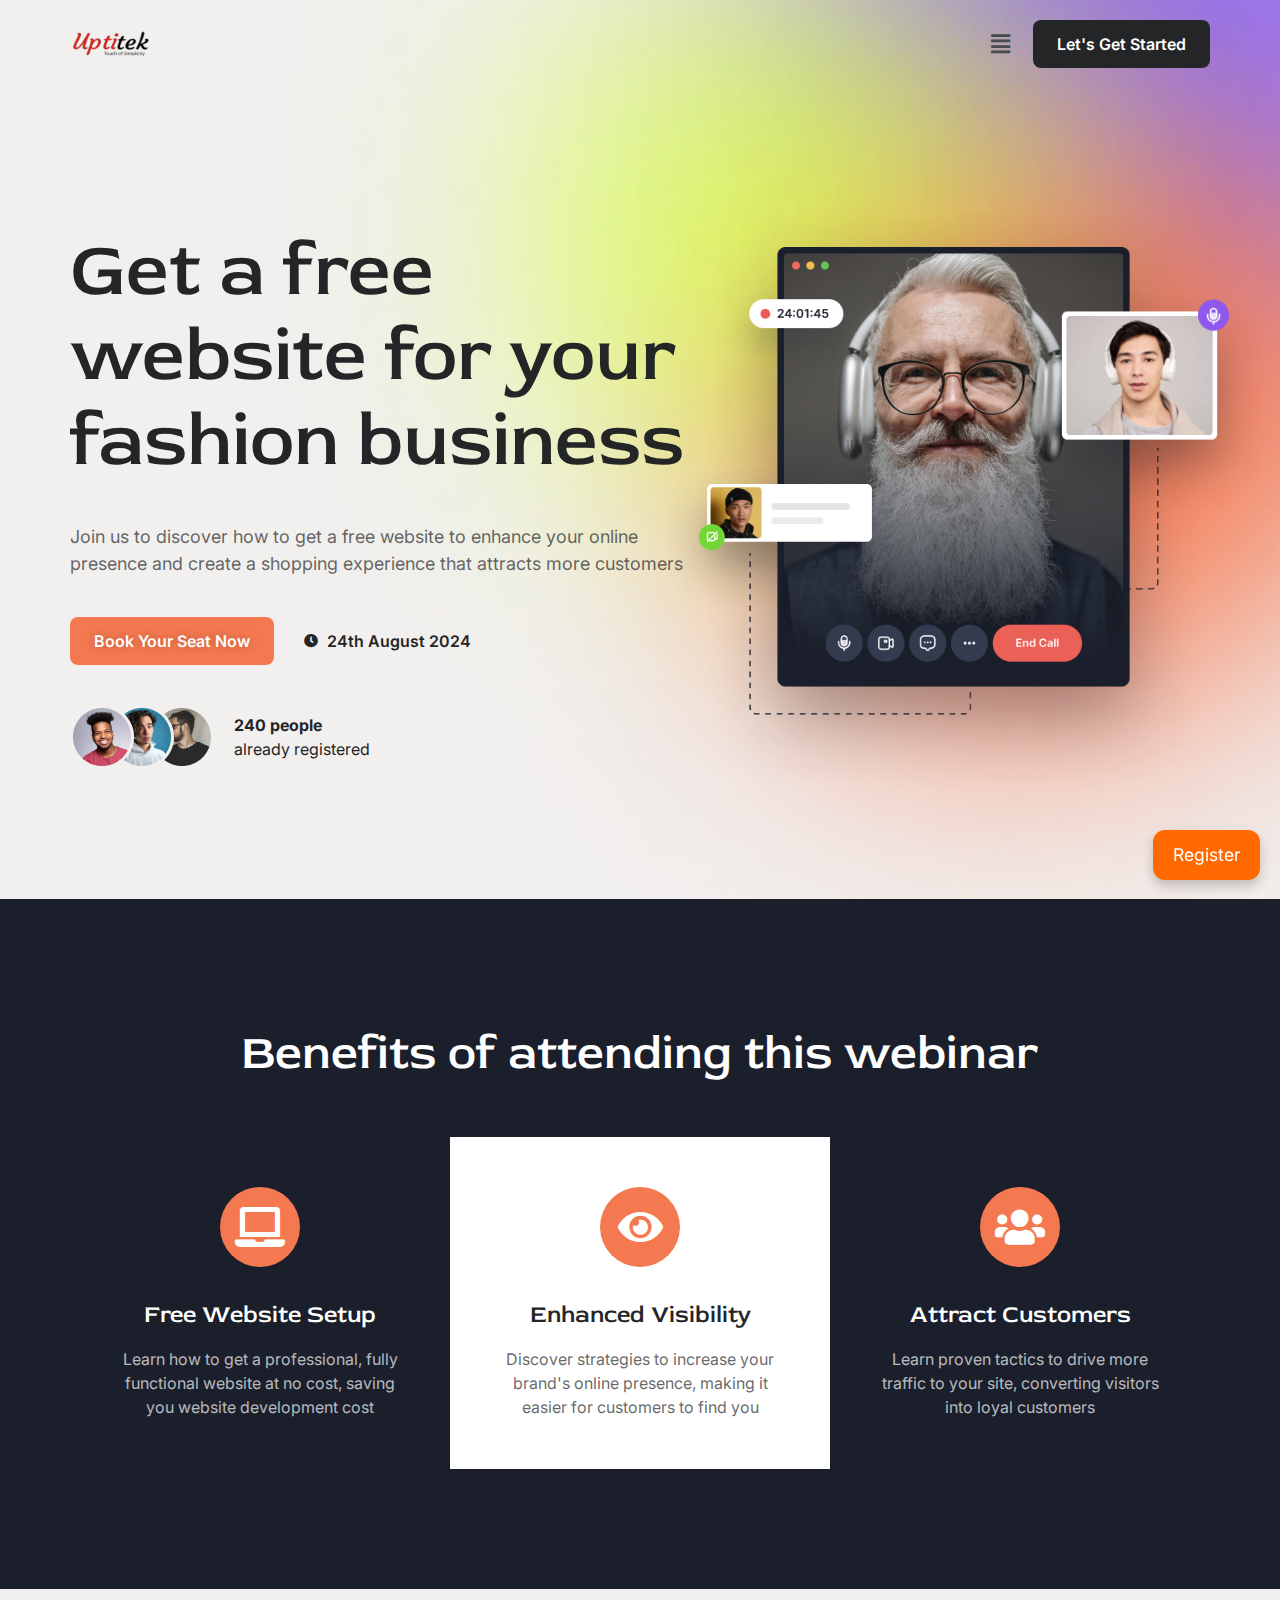
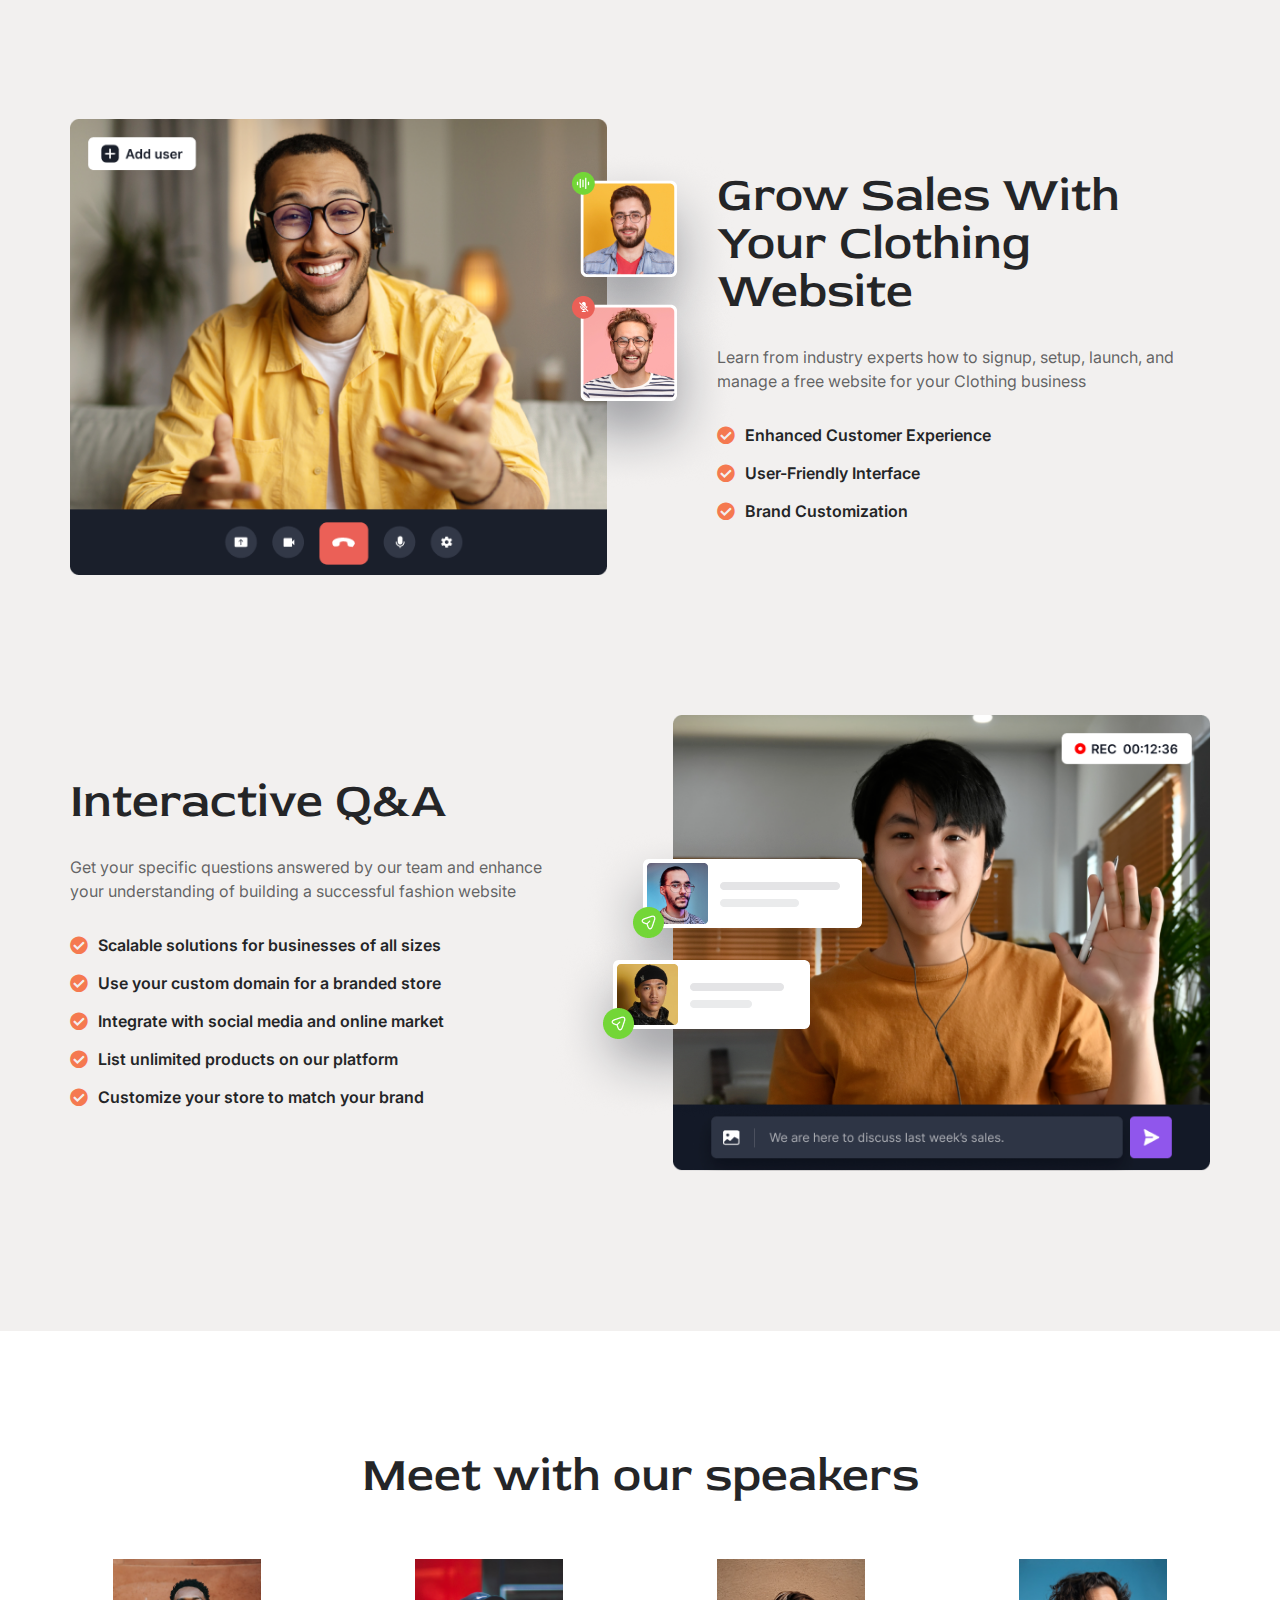
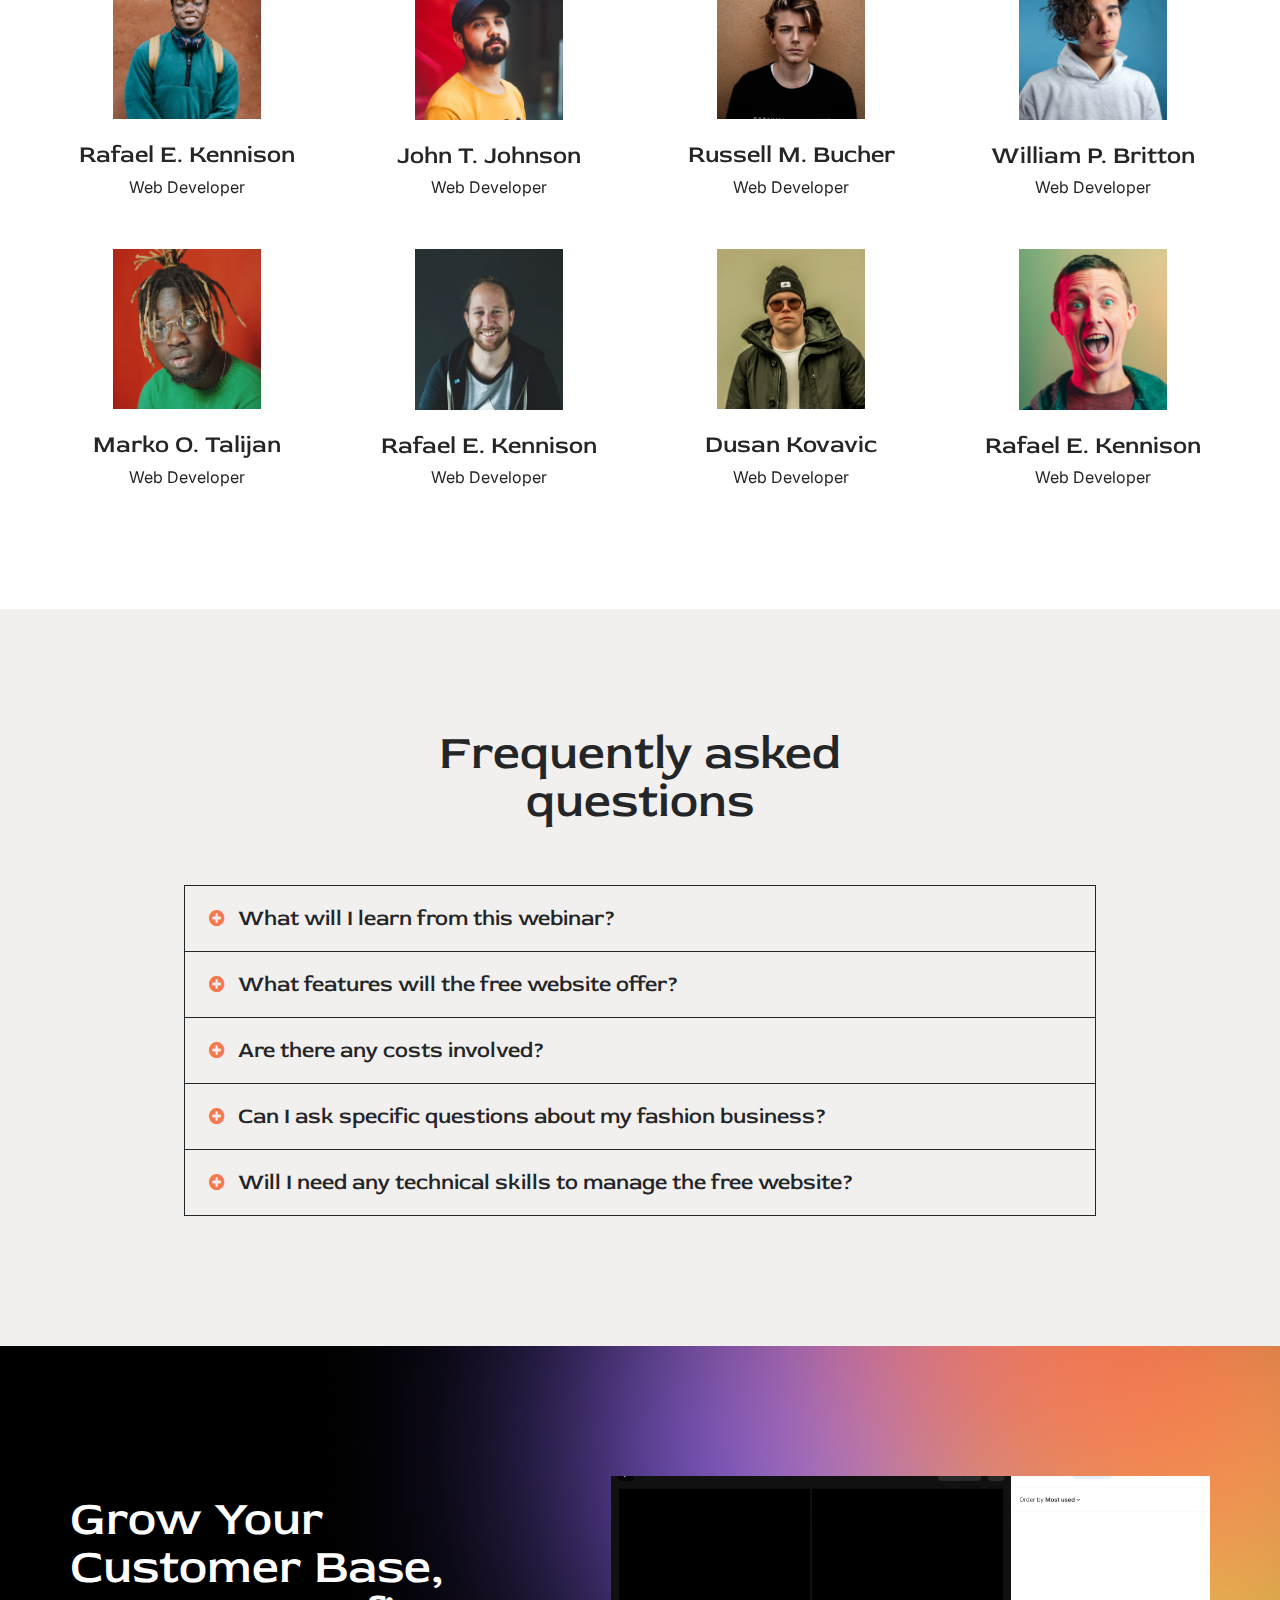
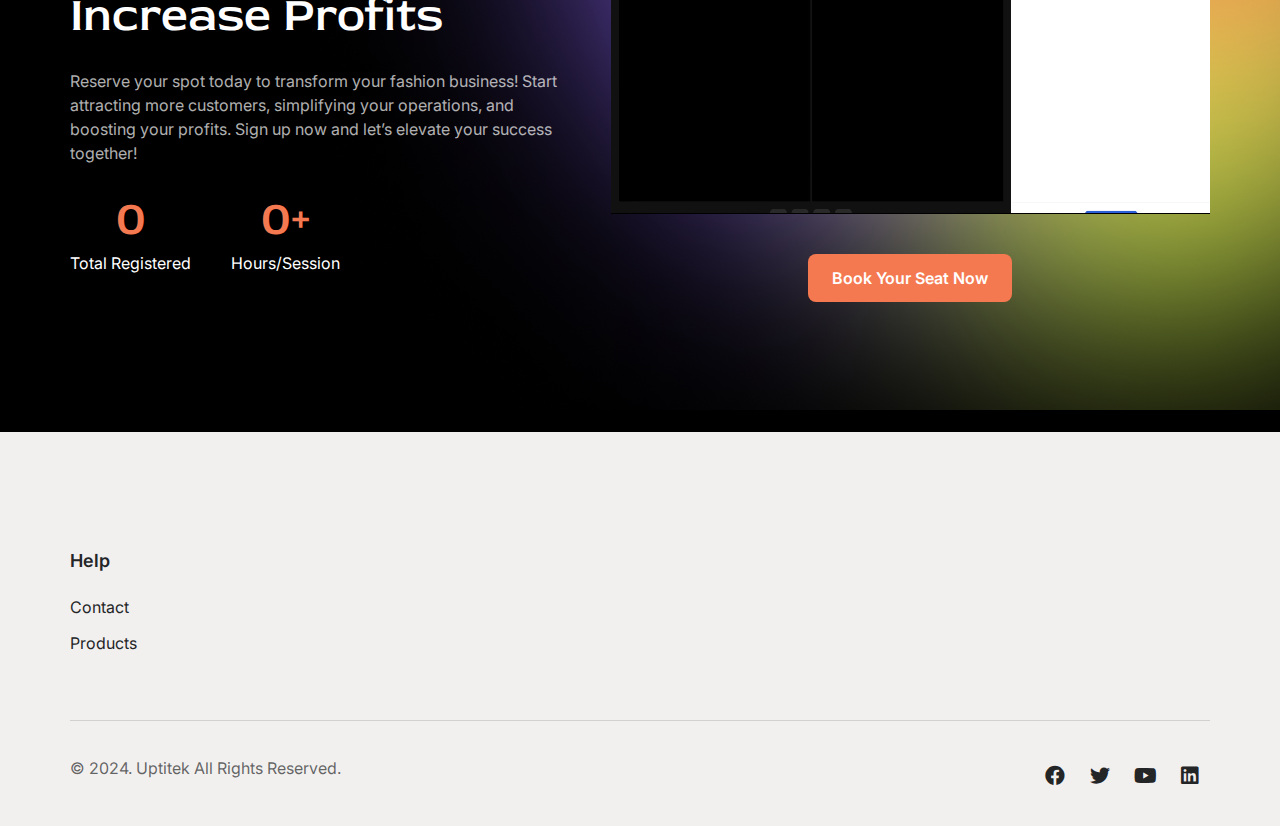
<file: index.html>
<!DOCTYPE html>
<html lang="en-US">
<meta http-equiv="content-type" content="text/html;charset=UTF-8" />

<head>
	<meta charset="UTF-8">
	<title>Uptitek</title>

	<link rel="icon" href="img/favicon_16x16.png" type="image/png" sizes="32x32">
    <!-- Optional: Add additional sizes for different devices -->
    <link rel="icon" href="img/favicon_16x16.png" type="image/png" sizes="48x48">
    <link rel="icon" href="img/favicon_16x16.png" type="image/png" sizes="16x16">
	<meta name='robots' content='max-image-preview:large' />
	<link rel="alternate" type="application/rss+xml" title="Webi &raquo; Feed" href="feed/index.html" />
	<link rel="alternate" type="application/rss+xml" title="Webi &raquo; Comments Feed"
		href="comments/feed/index.html" />
	<script>
		window._wpemojiSettings = { "baseUrl": "https:\/\/s.w.org\/images\/core\/emoji\/14.0.0\/72x72\/", "ext": ".png", "svgUrl": "https:\/\/s.w.org\/images\/core\/emoji\/14.0.0\/svg\/", "svgExt": ".svg", "source": { "concatemoji": "https:\/\/kitpapa.net\/webi\/wp-includes\/js\/wp-emoji-release.min.js?ver=6.2" } };
		/*! This file is auto-generated */
		!function (e, a, t) { var n, r, o, i = a.createElement("canvas"), p = i.getContext && i.getContext("2d"); function s(e, t) { p.clearRect(0, 0, i.width, i.height), p.fillText(e, 0, 0); e = i.toDataURL(); return p.clearRect(0, 0, i.width, i.height), p.fillText(t, 0, 0), e === i.toDataURL() } function c(e) { var t = a.createElement("script"); t.src = e, t.defer = t.type = "text/javascript", a.getElementsByTagName("head")[0].appendChild(t) } for (o = Array("flag", "emoji"), t.supports = { everything: !0, everythingExceptFlag: !0 }, r = 0; r < o.length; r++)t.supports[o[r]] = function (e) { if (p && p.fillText) switch (p.textBaseline = "top", p.font = "600 32px Arial", e) { case "flag": return s("\ud83c\udff3\ufe0f\u200d\u26a7\ufe0f", "\ud83c\udff3\ufe0f\u200b\u26a7\ufe0f") ? !1 : !s("\ud83c\uddfa\ud83c\uddf3", "\ud83c\uddfa\u200b\ud83c\uddf3") && !s("\ud83c\udff4\udb40\udc67\udb40\udc62\udb40\udc65\udb40\udc6e\udb40\udc67\udb40\udc7f", "\ud83c\udff4\u200b\udb40\udc67\u200b\udb40\udc62\u200b\udb40\udc65\u200b\udb40\udc6e\u200b\udb40\udc67\u200b\udb40\udc7f"); case "emoji": return !s("\ud83e\udef1\ud83c\udffb\u200d\ud83e\udef2\ud83c\udfff", "\ud83e\udef1\ud83c\udffb\u200b\ud83e\udef2\ud83c\udfff") }return !1 }(o[r]), t.supports.everything = t.supports.everything && t.supports[o[r]], "flag" !== o[r] && (t.supports.everythingExceptFlag = t.supports.everythingExceptFlag && t.supports[o[r]]); t.supports.everythingExceptFlag = t.supports.everythingExceptFlag && !t.supports.flag, t.DOMReady = !1, t.readyCallback = function () { t.DOMReady = !0 }, t.supports.everything || (n = function () { t.readyCallback() }, a.addEventListener ? (a.addEventListener("DOMContentLoaded", n, !1), e.addEventListener("load", n, !1)) : (e.attachEvent("onload", n), a.attachEvent("onreadystatechange", function () { "complete" === a.readyState && t.readyCallback() })), (e = t.source || {}).concatemoji ? c(e.concatemoji) : e.wpemoji && e.twemoji && (c(e.twemoji), c(e.wpemoji))) }(window, document, window._wpemojiSettings);
	</script>
	<style>
		img.wp-smiley,
		img.emoji {
			display: inline !important;
			border: none !important;
			box-shadow: none !important;
			height: 1em !important;
			width: 1em !important;
			margin: 0 0.07em !important;
			vertical-align: -0.1em !important;
			background: none !important;
			padding: 0 !important;
		}
	</style>
	<link rel='stylesheet'  href='css/style.minae48.css'
		media='all' />
	<link rel='stylesheet'  href='css/classic-themes.minae48.css'
		media='all' />
	<style id='global-styles-inline-css'>
		body {
			--wp--preset--color--black: #000000;
			--wp--preset--color--cyan-bluish-gray: #abb8c3;
			--wp--preset--color--white: #ffffff;
			--wp--preset--color--pale-pink: #f78da7;
			--wp--preset--color--vivid-red: #cf2e2e;
			--wp--preset--color--luminous-vivid-orange: #ff6900;
			--wp--preset--color--luminous-vivid-amber: #fcb900;
			--wp--preset--color--light-green-cyan: #7bdcb5;
			--wp--preset--color--vivid-green-cyan: #00d084;
			--wp--preset--color--pale-cyan-blue: #8ed1fc;
			--wp--preset--color--vivid-cyan-blue: #0693e3;
			--wp--preset--color--vivid-purple: #9b51e0;
			--wp--preset--gradient--vivid-cyan-blue-to-vivid-purple: linear-gradient(135deg, rgba(6, 147, 227, 1) 0%, rgb(155, 81, 224) 100%);
			--wp--preset--gradient--light-green-cyan-to-vivid-green-cyan: linear-gradient(135deg, rgb(122, 220, 180) 0%, rgb(0, 208, 130) 100%);
			--wp--preset--gradient--luminous-vivid-amber-to-luminous-vivid-orange: linear-gradient(135deg, rgba(252, 185, 0, 1) 0%, rgba(255, 105, 0, 1) 100%);
			--wp--preset--gradient--luminous-vivid-orange-to-vivid-red: linear-gradient(135deg, rgba(255, 105, 0, 1) 0%, rgb(207, 46, 46) 100%);
			--wp--preset--gradient--very-light-gray-to-cyan-bluish-gray: linear-gradient(135deg, rgb(238, 238, 238) 0%, rgb(169, 184, 195) 100%);
			--wp--preset--gradient--cool-to-warm-spectrum: linear-gradient(135deg, rgb(74, 234, 220) 0%, rgb(151, 120, 209) 20%, rgb(207, 42, 186) 40%, rgb(238, 44, 130) 60%, rgb(251, 105, 98) 80%, rgb(254, 248, 76) 100%);
			--wp--preset--gradient--blush-light-purple: linear-gradient(135deg, rgb(255, 206, 236) 0%, rgb(152, 150, 240) 100%);
			--wp--preset--gradient--blush-bordeaux: linear-gradient(135deg, rgb(254, 205, 165) 0%, rgb(254, 45, 45) 50%, rgb(107, 0, 62) 100%);
			--wp--preset--gradient--luminous-dusk: linear-gradient(135deg, rgb(255, 203, 112) 0%, rgb(199, 81, 192) 50%, rgb(65, 88, 208) 100%);
			--wp--preset--gradient--pale-ocean: linear-gradient(135deg, rgb(255, 245, 203) 0%, rgb(182, 227, 212) 50%, rgb(51, 167, 181) 100%);
			--wp--preset--gradient--electric-grass: linear-gradient(135deg, rgb(202, 248, 128) 0%, rgb(113, 206, 126) 100%);
			--wp--preset--gradient--midnight: linear-gradient(135deg, rgb(2, 3, 129) 0%, rgb(40, 116, 252) 100%);
			--wp--preset--duotone--dark-grayscale: url('#wp-duotone-dark-grayscale');
			--wp--preset--duotone--grayscale: url('#wp-duotone-grayscale');
			--wp--preset--duotone--purple-yellow: url('#wp-duotone-purple-yellow');
			--wp--preset--duotone--blue-red: url('#wp-duotone-blue-red');
			--wp--preset--duotone--midnight: url('#wp-duotone-midnight');
			--wp--preset--duotone--magenta-yellow: url('#wp-duotone-magenta-yellow');
			--wp--preset--duotone--purple-green: url('#wp-duotone-purple-green');
			--wp--preset--duotone--blue-orange: url('#wp-duotone-blue-orange');
			--wp--preset--font-size--small: 13px;
			--wp--preset--font-size--medium: 20px;
			--wp--preset--font-size--large: 36px;
			--wp--preset--font-size--x-large: 42px;
			--wp--preset--spacing--20: 0.44rem;
			--wp--preset--spacing--30: 0.67rem;
			--wp--preset--spacing--40: 1rem;
			--wp--preset--spacing--50: 1.5rem;
			--wp--preset--spacing--60: 2.25rem;
			--wp--preset--spacing--70: 3.38rem;
			--wp--preset--spacing--80: 5.06rem;
			--wp--preset--shadow--natural: 6px 6px 9px rgba(0, 0, 0, 0.2);
			--wp--preset--shadow--deep: 12px 12px 50px rgba(0, 0, 0, 0.4);
			--wp--preset--shadow--sharp: 6px 6px 0px rgba(0, 0, 0, 0.2);
			--wp--preset--shadow--outlined: 6px 6px 0px -3px rgba(255, 255, 255, 1), 6px 6px rgba(0, 0, 0, 1);
			--wp--preset--shadow--crisp: 6px 6px 0px rgba(0, 0, 0, 1);
		}

		:where(.is-layout-flex) {
			gap: 0.5em;
		}

		body .is-layout-flow>.alignleft {
			float: left;
			margin-inline-start: 0;
			margin-inline-end: 2em;
		}

		body .is-layout-flow>.alignright {
			float: right;
			margin-inline-start: 2em;
			margin-inline-end: 0;
		}

		body .is-layout-flow>.aligncenter {
			margin-left: auto !important;
			margin-right: auto !important;
		}

		body .is-layout-constrained>.alignleft {
			float: left;
			margin-inline-start: 0;
			margin-inline-end: 2em;
		}

		body .is-layout-constrained>.alignright {
			float: right;
			margin-inline-start: 2em;
			margin-inline-end: 0;
		}

		body .is-layout-constrained>.aligncenter {
			margin-left: auto !important;
			margin-right: auto !important;
		}

		body .is-layout-constrained> :where(:not(.alignleft):not(.alignright):not(.alignfull)) {
			max-width: var(--wp--style--global--content-size);
			margin-left: auto !important;
			margin-right: auto !important;
		}

		body .is-layout-constrained>.alignwide {
			max-width: var(--wp--style--global--wide-size);
		}

		body .is-layout-flex {
			display: flex;
		}

		body .is-layout-flex {
			flex-wrap: wrap;
			align-items: center;
		}

		body .is-layout-flex>* {
			margin: 0;
		}

		:where(.wp-block-columns.is-layout-flex) {
			gap: 2em;
		}

		.has-black-color {
			color: var(--wp--preset--color--black) !important;
		}

		.has-cyan-bluish-gray-color {
			color: var(--wp--preset--color--cyan-bluish-gray) !important;
		}

		.has-white-color {
			color: var(--wp--preset--color--white) !important;
		}

		.has-pale-pink-color {
			color: var(--wp--preset--color--pale-pink) !important;
		}

		.has-vivid-red-color {
			color: var(--wp--preset--color--vivid-red) !important;
		}

		.has-luminous-vivid-orange-color {
			color: var(--wp--preset--color--luminous-vivid-orange) !important;
		}

		.has-luminous-vivid-amber-color {
			color: var(--wp--preset--color--luminous-vivid-amber) !important;
		}

		.has-light-green-cyan-color {
			color: var(--wp--preset--color--light-green-cyan) !important;
		}

		.has-vivid-green-cyan-color {
			color: var(--wp--preset--color--vivid-green-cyan) !important;
		}

		.has-pale-cyan-blue-color {
			color: var(--wp--preset--color--pale-cyan-blue) !important;
		}

		.has-vivid-cyan-blue-color {
			color: var(--wp--preset--color--vivid-cyan-blue) !important;
		}

		.has-vivid-purple-color {
			color: var(--wp--preset--color--vivid-purple) !important;
		}

		.has-black-background-color {
			background-color: var(--wp--preset--color--black) !important;
		}

		.has-cyan-bluish-gray-background-color {
			background-color: var(--wp--preset--color--cyan-bluish-gray) !important;
		}

		.has-white-background-color {
			background-color: var(--wp--preset--color--white) !important;
		}

		.has-pale-pink-background-color {
			background-color: var(--wp--preset--color--pale-pink) !important;
		}

		.has-vivid-red-background-color {
			background-color: var(--wp--preset--color--vivid-red) !important;
		}

		.has-luminous-vivid-orange-background-color {
			background-color: var(--wp--preset--color--luminous-vivid-orange) !important;
		}

		.has-luminous-vivid-amber-background-color {
			background-color: var(--wp--preset--color--luminous-vivid-amber) !important;
		}

		.has-light-green-cyan-background-color {
			background-color: var(--wp--preset--color--light-green-cyan) !important;
		}

		.has-vivid-green-cyan-background-color {
			background-color: var(--wp--preset--color--vivid-green-cyan) !important;
		}

		.has-pale-cyan-blue-background-color {
			background-color: var(--wp--preset--color--pale-cyan-blue) !important;
		}

		.has-vivid-cyan-blue-background-color {
			background-color: var(--wp--preset--color--vivid-cyan-blue) !important;
		}

		.has-vivid-purple-background-color {
			background-color: var(--wp--preset--color--vivid-purple) !important;
		}

		.has-black-border-color {
			border-color: var(--wp--preset--color--black) !important;
		}

		.has-cyan-bluish-gray-border-color {
			border-color: var(--wp--preset--color--cyan-bluish-gray) !important;
		}

		.has-white-border-color {
			border-color: var(--wp--preset--color--white) !important;
		}

		.has-pale-pink-border-color {
			border-color: var(--wp--preset--color--pale-pink) !important;
		}

		.has-vivid-red-border-color {
			border-color: var(--wp--preset--color--vivid-red) !important;
		}

		.has-luminous-vivid-orange-border-color {
			border-color: var(--wp--preset--color--luminous-vivid-orange) !important;
		}

		.has-luminous-vivid-amber-border-color {
			border-color: var(--wp--preset--color--luminous-vivid-amber) !important;
		}

		.has-light-green-cyan-border-color {
			border-color: var(--wp--preset--color--light-green-cyan) !important;
		}

		.has-vivid-green-cyan-border-color {
			border-color: var(--wp--preset--color--vivid-green-cyan) !important;
		}

		.has-pale-cyan-blue-border-color {
			border-color: var(--wp--preset--color--pale-cyan-blue) !important;
		}

		.has-vivid-cyan-blue-border-color {
			border-color: var(--wp--preset--color--vivid-cyan-blue) !important;
		}

		.has-vivid-purple-border-color {
			border-color: var(--wp--preset--color--vivid-purple) !important;
		}

		.has-vivid-cyan-blue-to-vivid-purple-gradient-background {
			background: var(--wp--preset--gradient--vivid-cyan-blue-to-vivid-purple) !important;
		}

		.has-light-green-cyan-to-vivid-green-cyan-gradient-background {
			background: var(--wp--preset--gradient--light-green-cyan-to-vivid-green-cyan) !important;
		}

		.has-luminous-vivid-amber-to-luminous-vivid-orange-gradient-background {
			background: var(--wp--preset--gradient--luminous-vivid-amber-to-luminous-vivid-orange) !important;
		}

		.has-luminous-vivid-orange-to-vivid-red-gradient-background {
			background: var(--wp--preset--gradient--luminous-vivid-orange-to-vivid-red) !important;
		}

		.has-very-light-gray-to-cyan-bluish-gray-gradient-background {
			background: var(--wp--preset--gradient--very-light-gray-to-cyan-bluish-gray) !important;
		}

		.has-cool-to-warm-spectrum-gradient-background {
			background: var(--wp--preset--gradient--cool-to-warm-spectrum) !important;
		}

		.has-blush-light-purple-gradient-background {
			background: var(--wp--preset--gradient--blush-light-purple) !important;
		}

		.has-blush-bordeaux-gradient-background {
			background: var(--wp--preset--gradient--blush-bordeaux) !important;
		}

		.has-luminous-dusk-gradient-background {
			background: var(--wp--preset--gradient--luminous-dusk) !important;
		}

		.has-pale-ocean-gradient-background {
			background: var(--wp--preset--gradient--pale-ocean) !important;
		}

		.has-electric-grass-gradient-background {
			background: var(--wp--preset--gradient--electric-grass) !important;
		}

		.has-midnight-gradient-background {
			background: var(--wp--preset--gradient--midnight) !important;
		}

		.has-small-font-size {
			font-size: var(--wp--preset--font-size--small) !important;
		}

		.has-medium-font-size {
			font-size: var(--wp--preset--font-size--medium) !important;
		}

		.has-large-font-size {
			font-size: var(--wp--preset--font-size--large) !important;
		}

		.has-x-large-font-size {
			font-size: var(--wp--preset--font-size--x-large) !important;
		}

		.wp-block-navigation a:where(:not(.wp-element-button)) {
			color: inherit;
		}

		:where(.wp-block-columns.is-layout-flex) {
			gap: 2em;
		}

		.wp-block-pullquote {
			font-size: 1.5em;
			line-height: 1.6;
		}
	</style>
	<link rel='stylesheet' id='hfe-style-css'
		href='css/header-footer-elementord2ac.css'
		media='all' />
	<link rel='stylesheet' id='elementor-icons-css'
		href='css/elementor-icons.minfc13.css' media='all' />
		
	<link rel='stylesheet' id='elementor-frontend-css'
		href='css/frontend-lite.min2916.css' media='all' />
	<link rel='stylesheet' id='swiper-css'
		href='css/swiper.min94a4.css' media='all' />
	<link rel='stylesheet' id='elementor-post-9-css'
		href='css/post-9c1c3.css' media='all' />
	<link rel='stylesheet' id='elementor-global-css'
		href='css/globalc1c3.css' media='all' />
	<link rel='stylesheet' id='elementor-post-215-css'
		href='css/post-215134b.css' media='all' />
	<link rel='stylesheet' id='hfe-widgets-style-css'
		href='css/frontendd2ac.css' media='all' />
		<link rel='stylesheet' id='hfe-widgets-style-css'
		href='css/form.css' media='all' />
	<link rel='stylesheet' id='hello-elementor-css' href='css/style.min653d.css'
		media='all' />
	<link rel='stylesheet' id='hello-elementor-theme-style-css'
		href='css/theme.min653d.css' media='all' />
	<link rel='stylesheet' id='google-fonts-1-css'
		href='https://fonts.googleapis.com/css?family=Inter%3A100%2C100italic%2C200%2C200italic%2C300%2C300italic%2C400%2C400italic%2C500%2C500italic%2C600%2C600italic%2C700%2C700italic%2C800%2C800italic%2C900%2C900italic%7CRed+Rose%3A100%2C100italic%2C200%2C200italic%2C300%2C300italic%2C400%2C400italic%2C500%2C500italic%2C600%2C600italic%2C700%2C700italic%2C800%2C800italic%2C900%2C900italic&amp;display=swap&amp;ver=6.2'
		media='all' />
	<link rel='stylesheet' id='elementor-icons-shared-0-css'
		href='css/fontawesome.min52d5.css'
		media='all' />
	<link rel='stylesheet' id='elementor-icons-fa-solid-css'
		href='css/solid.min52d5.css' media='all' />
	<link rel='stylesheet' id='elementor-icons-fa-regular-css'
		href='css/regular.min52d5.css' media='all' />
	<link rel='stylesheet' id='elementor-icons-fa-brands-css'
		href='css/brands.min52d5.css' media='all' />

	<link rel="preconnect" href="https://fonts.gstatic.com/" crossorigin>
	<script src='js/jquery.mina767.js' id='jquery-core-js'></script>
	<script src='js/jquery-migrate.min6b00.js' id='jquery-migrate-js'></script>
	<link rel="https://api.w.org/" href="wp-json/index.html" />
	<link rel="alternate" type="application/json" href="wp-json/wp/v2/pages/215.json" />
	<link rel="EditURI" type="application/rsd+xml" title="RSD" href="xmlrpc0db0.php?rsd" />
	<link rel="wlwmanifest" type="application/wlwmanifest+xml" href="wp-includes/wlwmanifest.xml" />
	<meta name="generator" content="WordPress 6.2" />
	<link rel="canonical" href="index.html" />
	<link rel='shortlink' href='index.html' />
	<link rel="alternate" type="application/json+oembed"
		href="wp-json/oembed/1.0/embed7030.json?url=https%3A%2F%2Fkitpapa.net%2Fwebi%2F" />
	<link rel="alternate" type="text/xml+oembed"
		href="wp-json/oembed/1.0/embedc02b?url=https%3A%2F%2Fkitpapa.net%2Fwebi%2F&amp;format=xml" />
	<style type="text/css" id="cst_font_data">
		@font-face {
			font-family: "ClashDisplay";
			font-display: auto;
			font-weight: 500;
			src: url(img/ClashDisplay-Medium.woff2) format('woff2'), url(https://kitpapa.net/webi/img/ClashDisplay-Medium.woff) format('woff'), url(https://kitpapa.net/webi/img/ClashDisplay-Medium.ttf) format('TrueType'), url(https://kitpapa.net/webi/img/ClashDisplay-Medium.eot) format('eot'), url(https://kitpapa.net/webi/img/ClashDisplay-Medium.otf) format('OpenType');
		}
	</style>
	<meta name="generator"
		content="Elementor 3.13.1; features: e_dom_optimization, e_optimized_assets_loading, e_optimized_css_loading, a11y_improvements, additional_custom_breakpoints; settings: css_print_method-external, google_font-enabled, font_display-swap">
	<meta name="viewport" content="width=device-width, initial-scale=1.0, viewport-fit=cover" />
</head>

<body
	class="home page-template page-template-elementor_canvas page page-id-215 ehf-template-hello-elementor ehf-stylesheet-hello-elementor elementor-default elementor-template-canvas elementor-kit-9 elementor-page elementor-page-215">
	<svg xmlns="http://www.w3.org/2000/svg" viewBox="0 0 0 0" width="0" height="0" focusable="false" role="none"
		style="visibility: hidden; position: absolute; left: -9999px; overflow: hidden;">
		<defs>
			<filter id="wp-duotone-dark-grayscale">
				<feColorMatrix color-interpolation-filters="sRGB" type="matrix"
					values=" .299 .587 .114 0 0 .299 .587 .114 0 0 .299 .587 .114 0 0 .299 .587 .114 0 0 " />
				<feComponentTransfer color-interpolation-filters="sRGB">
					<feFuncR type="table" tableValues="0 0.49803921568627" />
					<feFuncG type="table" tableValues="0 0.49803921568627" />
					<feFuncB type="table" tableValues="0 0.49803921568627" />
					<feFuncA type="table" tableValues="1 1" />
				</feComponentTransfer>
				<feComposite in2="SourceGraphic" operator="in" />
			</filter>
		</defs>
	</svg><svg xmlns="http://www.w3.org/2000/svg" viewBox="0 0 0 0" width="0" height="0" focusable="false" role="none"
		style="visibility: hidden; position: absolute; left: -9999px; overflow: hidden;">
		<defs>
			<filter id="wp-duotone-grayscale">
				<feColorMatrix color-interpolation-filters="sRGB" type="matrix"
					values=" .299 .587 .114 0 0 .299 .587 .114 0 0 .299 .587 .114 0 0 .299 .587 .114 0 0 " />
				<feComponentTransfer color-interpolation-filters="sRGB">
					<feFuncR type="table" tableValues="0 1" />
					<feFuncG type="table" tableValues="0 1" />
					<feFuncB type="table" tableValues="0 1" />
					<feFuncA type="table" tableValues="1 1" />
				</feComponentTransfer>
				<feComposite in2="SourceGraphic" operator="in" />
			</filter>
		</defs>
	</svg><svg xmlns="http://www.w3.org/2000/svg" viewBox="0 0 0 0" width="0" height="0" focusable="false" role="none"
		style="visibility: hidden; position: absolute; left: -9999px; overflow: hidden;">
		<defs>
			<filter id="wp-duotone-purple-yellow">
				<feColorMatrix color-interpolation-filters="sRGB" type="matrix"
					values=" .299 .587 .114 0 0 .299 .587 .114 0 0 .299 .587 .114 0 0 .299 .587 .114 0 0 " />
				<feComponentTransfer color-interpolation-filters="sRGB">
					<feFuncR type="table" tableValues="0.54901960784314 0.98823529411765" />
					<feFuncG type="table" tableValues="0 1" />
					<feFuncB type="table" tableValues="0.71764705882353 0.25490196078431" />
					<feFuncA type="table" tableValues="1 1" />
				</feComponentTransfer>
				<feComposite in2="SourceGraphic" operator="in" />
			</filter>
		</defs>
	</svg><svg xmlns="http://www.w3.org/2000/svg" viewBox="0 0 0 0" width="0" height="0" focusable="false" role="none"
		style="visibility: hidden; position: absolute; left: -9999px; overflow: hidden;">
		<defs>
			<filter id="wp-duotone-blue-red">
				<feColorMatrix color-interpolation-filters="sRGB" type="matrix"
					values=" .299 .587 .114 0 0 .299 .587 .114 0 0 .299 .587 .114 0 0 .299 .587 .114 0 0 " />
				<feComponentTransfer color-interpolation-filters="sRGB">
					<feFuncR type="table" tableValues="0 1" />
					<feFuncG type="table" tableValues="0 0.27843137254902" />
					<feFuncB type="table" tableValues="0.5921568627451 0.27843137254902" />
					<feFuncA type="table" tableValues="1 1" />
				</feComponentTransfer>
				<feComposite in2="SourceGraphic" operator="in" />
			</filter>
		</defs>
	</svg><svg xmlns="http://www.w3.org/2000/svg" viewBox="0 0 0 0" width="0" height="0" focusable="false" role="none"
		style="visibility: hidden; position: absolute; left: -9999px; overflow: hidden;">
		<defs>
			<filter id="wp-duotone-midnight">
				<feColorMatrix color-interpolation-filters="sRGB" type="matrix"
					values=" .299 .587 .114 0 0 .299 .587 .114 0 0 .299 .587 .114 0 0 .299 .587 .114 0 0 " />
				<feComponentTransfer color-interpolation-filters="sRGB">
					<feFuncR type="table" tableValues="0 0" />
					<feFuncG type="table" tableValues="0 0.64705882352941" />
					<feFuncB type="table" tableValues="0 1" />
					<feFuncA type="table" tableValues="1 1" />
				</feComponentTransfer>
				<feComposite in2="SourceGraphic" operator="in" />
			</filter>
		</defs>
	</svg><svg xmlns="http://www.w3.org/2000/svg" viewBox="0 0 0 0" width="0" height="0" focusable="false" role="none"
		style="visibility: hidden; position: absolute; left: -9999px; overflow: hidden;">
		<defs>
			<filter id="wp-duotone-magenta-yellow">
				<feColorMatrix color-interpolation-filters="sRGB" type="matrix"
					values=" .299 .587 .114 0 0 .299 .587 .114 0 0 .299 .587 .114 0 0 .299 .587 .114 0 0 " />
				<feComponentTransfer color-interpolation-filters="sRGB">
					<feFuncR type="table" tableValues="0.78039215686275 1" />
					<feFuncG type="table" tableValues="0 0.94901960784314" />
					<feFuncB type="table" tableValues="0.35294117647059 0.47058823529412" />
					<feFuncA type="table" tableValues="1 1" />
				</feComponentTransfer>
				<feComposite in2="SourceGraphic" operator="in" />
			</filter>
		</defs>
	</svg><svg xmlns="http://www.w3.org/2000/svg" viewBox="0 0 0 0" width="0" height="0" focusable="false" role="none"
		style="visibility: hidden; position: absolute; left: -9999px; overflow: hidden;">
		<defs>
			<filter id="wp-duotone-purple-green">
				<feColorMatrix color-interpolation-filters="sRGB" type="matrix"
					values=" .299 .587 .114 0 0 .299 .587 .114 0 0 .299 .587 .114 0 0 .299 .587 .114 0 0 " />
				<feComponentTransfer color-interpolation-filters="sRGB">
					<feFuncR type="table" tableValues="0.65098039215686 0.40392156862745" />
					<feFuncG type="table" tableValues="0 1" />
					<feFuncB type="table" tableValues="0.44705882352941 0.4" />
					<feFuncA type="table" tableValues="1 1" />
				</feComponentTransfer>
				<feComposite in2="SourceGraphic" operator="in" />
			</filter>
		</defs>
	</svg><svg xmlns="http://www.w3.org/2000/svg" viewBox="0 0 0 0" width="0" height="0" focusable="false" role="none"
		style="visibility: hidden; position: absolute; left: -9999px; overflow: hidden;">
		<defs>
			<filter id="wp-duotone-blue-orange">
				<feColorMatrix color-interpolation-filters="sRGB" type="matrix"
					values=" .299 .587 .114 0 0 .299 .587 .114 0 0 .299 .587 .114 0 0 .299 .587 .114 0 0 " />
				<feComponentTransfer color-interpolation-filters="sRGB">
					<feFuncR type="table" tableValues="0.098039215686275 1" />
					<feFuncG type="table" tableValues="0 0.66274509803922" />
					<feFuncB type="table" tableValues="0.84705882352941 0.41960784313725" />
					<feFuncA type="table" tableValues="1 1" />
				</feComponentTransfer>
				<feComposite in2="SourceGraphic" operator="in" />
			</filter>
		</defs>
	</svg>
	<div data-elementor-type="wp-page" data-elementor-id="215" class="elementor elementor-215">
		<div class="elementor-element elementor-element-292ba803 e-con-boxed e-flex e-con" data-id="292ba803"
			data-element_type="container"
			data-settings="{&quot;background_background&quot;:&quot;classic&quot;,&quot;content_width&quot;:&quot;boxed&quot;}">
			<div class="e-con-inner">
				<div class="elementor-element elementor-element-26e936c2 elementor-widget elementor-widget-image"
					data-id="26e936c2" data-element_type="widget" data-widget_type="image.default">
					<div class="elementor-widget-container">
						<style>
							/*! elementor - v3.13.1 - 09-05-2023 */
							.elementor-widget-image {
								text-align: center
							}

							.elementor-widget-image a {
								display: inline-block
							}

							.elementor-widget-image a img[src$=".svg"] {
								width: 48px
							}

							.elementor-widget-image img {
								vertical-align: middle;
								display: inline-block
							}
						</style> <img decoding="async" width="188" height="60"
							src="img/logo.png"
							class="attachment-large size-large wp-image-152" alt="" loading="lazy" />
					</div>
				</div>
				<div class="elementor-element elementor-element-8ce96f hfe-menu-item-space-between hfe-submenu-icon-arrow hfe-link-redirect-child elementor-widget elementor-widget-navigation-menu"
					data-id="8ce96f" data-element_type="widget"
					data-settings="{&quot;hamburger_align&quot;:&quot;right&quot;,&quot;hamburger_menu_align&quot;:&quot;space-between&quot;,&quot;width_flyout_menu_item&quot;:{&quot;unit&quot;:&quot;px&quot;,&quot;size&quot;:300,&quot;sizes&quot;:[]},&quot;width_flyout_menu_item_tablet&quot;:{&quot;unit&quot;:&quot;px&quot;,&quot;size&quot;:&quot;&quot;,&quot;sizes&quot;:[]},&quot;width_flyout_menu_item_mobile&quot;:{&quot;unit&quot;:&quot;px&quot;,&quot;size&quot;:&quot;&quot;,&quot;sizes&quot;:[]},&quot;padding_flyout_menu_item&quot;:{&quot;unit&quot;:&quot;px&quot;,&quot;size&quot;:30,&quot;sizes&quot;:[]},&quot;padding_flyout_menu_item_tablet&quot;:{&quot;unit&quot;:&quot;px&quot;,&quot;size&quot;:&quot;&quot;,&quot;sizes&quot;:[]},&quot;padding_flyout_menu_item_mobile&quot;:{&quot;unit&quot;:&quot;px&quot;,&quot;size&quot;:&quot;&quot;,&quot;sizes&quot;:[]},&quot;padding_horizontal_menu_item&quot;:{&quot;unit&quot;:&quot;px&quot;,&quot;size&quot;:15,&quot;sizes&quot;:[]},&quot;padding_horizontal_menu_item_tablet&quot;:{&quot;unit&quot;:&quot;px&quot;,&quot;size&quot;:&quot;&quot;,&quot;sizes&quot;:[]},&quot;padding_horizontal_menu_item_mobile&quot;:{&quot;unit&quot;:&quot;px&quot;,&quot;size&quot;:&quot;&quot;,&quot;sizes&quot;:[]},&quot;padding_vertical_menu_item&quot;:{&quot;unit&quot;:&quot;px&quot;,&quot;size&quot;:15,&quot;sizes&quot;:[]},&quot;padding_vertical_menu_item_tablet&quot;:{&quot;unit&quot;:&quot;px&quot;,&quot;size&quot;:&quot;&quot;,&quot;sizes&quot;:[]},&quot;padding_vertical_menu_item_mobile&quot;:{&quot;unit&quot;:&quot;px&quot;,&quot;size&quot;:&quot;&quot;,&quot;sizes&quot;:[]},&quot;menu_space_between&quot;:{&quot;unit&quot;:&quot;px&quot;,&quot;size&quot;:&quot;&quot;,&quot;sizes&quot;:[]},&quot;menu_space_between_tablet&quot;:{&quot;unit&quot;:&quot;px&quot;,&quot;size&quot;:&quot;&quot;,&quot;sizes&quot;:[]},&quot;menu_space_between_mobile&quot;:{&quot;unit&quot;:&quot;px&quot;,&quot;size&quot;:&quot;&quot;,&quot;sizes&quot;:[]},&quot;menu_top_space&quot;:{&quot;unit&quot;:&quot;px&quot;,&quot;size&quot;:&quot;&quot;,&quot;sizes&quot;:[]},&quot;menu_top_space_tablet&quot;:{&quot;unit&quot;:&quot;px&quot;,&quot;size&quot;:&quot;&quot;,&quot;sizes&quot;:[]},&quot;menu_top_space_mobile&quot;:{&quot;unit&quot;:&quot;px&quot;,&quot;size&quot;:&quot;&quot;,&quot;sizes&quot;:[]},&quot;dropdown_border_radius&quot;:{&quot;unit&quot;:&quot;px&quot;,&quot;top&quot;:&quot;&quot;,&quot;right&quot;:&quot;&quot;,&quot;bottom&quot;:&quot;&quot;,&quot;left&quot;:&quot;&quot;,&quot;isLinked&quot;:true},&quot;dropdown_border_radius_tablet&quot;:{&quot;unit&quot;:&quot;px&quot;,&quot;top&quot;:&quot;&quot;,&quot;right&quot;:&quot;&quot;,&quot;bottom&quot;:&quot;&quot;,&quot;left&quot;:&quot;&quot;,&quot;isLinked&quot;:true},&quot;dropdown_border_radius_mobile&quot;:{&quot;unit&quot;:&quot;px&quot;,&quot;top&quot;:&quot;&quot;,&quot;right&quot;:&quot;&quot;,&quot;bottom&quot;:&quot;&quot;,&quot;left&quot;:&quot;&quot;,&quot;isLinked&quot;:true},&quot;padding_horizontal_dropdown_item&quot;:{&quot;unit&quot;:&quot;px&quot;,&quot;size&quot;:&quot;&quot;,&quot;sizes&quot;:[]},&quot;padding_horizontal_dropdown_item_tablet&quot;:{&quot;unit&quot;:&quot;px&quot;,&quot;size&quot;:&quot;&quot;,&quot;sizes&quot;:[]},&quot;padding_horizontal_dropdown_item_mobile&quot;:{&quot;unit&quot;:&quot;px&quot;,&quot;size&quot;:&quot;&quot;,&quot;sizes&quot;:[]},&quot;padding_vertical_dropdown_item&quot;:{&quot;unit&quot;:&quot;px&quot;,&quot;size&quot;:15,&quot;sizes&quot;:[]},&quot;padding_vertical_dropdown_item_tablet&quot;:{&quot;unit&quot;:&quot;px&quot;,&quot;size&quot;:&quot;&quot;,&quot;sizes&quot;:[]},&quot;padding_vertical_dropdown_item_mobile&quot;:{&quot;unit&quot;:&quot;px&quot;,&quot;size&quot;:&quot;&quot;,&quot;sizes&quot;:[]},&quot;toggle_size&quot;:{&quot;unit&quot;:&quot;px&quot;,&quot;size&quot;:&quot;&quot;,&quot;sizes&quot;:[]},&quot;toggle_size_tablet&quot;:{&quot;unit&quot;:&quot;px&quot;,&quot;size&quot;:&quot;&quot;,&quot;sizes&quot;:[]},&quot;toggle_size_mobile&quot;:{&quot;unit&quot;:&quot;px&quot;,&quot;size&quot;:&quot;&quot;,&quot;sizes&quot;:[]},&quot;toggle_border_width&quot;:{&quot;unit&quot;:&quot;px&quot;,&quot;size&quot;:&quot;&quot;,&quot;sizes&quot;:[]},&quot;toggle_border_width_tablet&quot;:{&quot;unit&quot;:&quot;px&quot;,&quot;size&quot;:&quot;&quot;,&quot;sizes&quot;:[]},&quot;toggle_border_width_mobile&quot;:{&quot;unit&quot;:&quot;px&quot;,&quot;size&quot;:&quot;&quot;,&quot;sizes&quot;:[]},&quot;toggle_border_radius&quot;:{&quot;unit&quot;:&quot;px&quot;,&quot;size&quot;:&quot;&quot;,&quot;sizes&quot;:[]},&quot;toggle_border_radius_tablet&quot;:{&quot;unit&quot;:&quot;px&quot;,&quot;size&quot;:&quot;&quot;,&quot;sizes&quot;:[]},&quot;toggle_border_radius_mobile&quot;:{&quot;unit&quot;:&quot;px&quot;,&quot;size&quot;:&quot;&quot;,&quot;sizes&quot;:[]},&quot;close_flyout_size&quot;:{&quot;unit&quot;:&quot;px&quot;,&quot;size&quot;:&quot;&quot;,&quot;sizes&quot;:[]},&quot;close_flyout_size_tablet&quot;:{&quot;unit&quot;:&quot;px&quot;,&quot;size&quot;:&quot;&quot;,&quot;sizes&quot;:[]},&quot;close_flyout_size_mobile&quot;:{&quot;unit&quot;:&quot;px&quot;,&quot;size&quot;:&quot;&quot;,&quot;sizes&quot;:[]}}"
					data-widget_type="navigation-menu.default">
					<div class="elementor-widget-container">
						<div class="hfe-nav-menu__toggle elementor-clickable hfe-flyout-trigger" tabindex="0">
							<div class="hfe-nav-menu-icon">
								<i aria-hidden="true" tabindex="0" class="fas fa-align-justify"></i>
							</div>
						</div>
						<div class="hfe-flyout-wrapper">
							<div class="hfe-flyout-overlay elementor-clickable"></div>
							<div class="hfe-flyout-container">
								<div id="hfe-flyout-content-id-8ce96f" class="hfe-side hfe-flyout-left hfe-flyout-open"
									data-layout="left" data-flyout-type="normal">
									<div class="hfe-flyout-content push">
										<nav>
											<ul id="menu-1-8ce96f" class="hfe-nav-menu">
												<li id="menu-item-147"
													class="menu-item menu-item-type-custom menu-item-object-custom parent hfe-creative-menu">
													<a href="#benefits" class="hfe-menu-item">Benefits</a></li>
												<li id="menu-item-148"
													class="menu-item menu-item-type-custom menu-item-object-custom parent hfe-creative-menu">
													<a href="#speakers" class="hfe-menu-item">Speakers</a></li>
												<li id="menu-item-149"
													class="menu-item menu-item-type-custom menu-item-object-custom parent hfe-creative-menu">
													<a href="#faq" class="hfe-menu-item">FAQ</a></li>
												<li id="menu-item-150"
													class="menu-item menu-item-type-custom menu-item-object-custom parent hfe-creative-menu">
													<a href="#booking" class="hfe-menu-item">Booking</a></li>

											</ul>
										</nav>
										<div class="elementor-clickable hfe-flyout-close" tabindex="0">
											<i aria-hidden="true" tabindex="0" class="far fa-window-close"></i>
										</div>
									</div>
								</div>
							</div>
						</div>
					</div>
				</div>
				<div class="elementor-element elementor-element-45330e4a elementor-hidden-mobile elementor-widget elementor-widget-button"
					data-id="45330e4a" data-element_type="widget" data-widget_type="button.default">
					<div class="elementor-widget-container">
						<div class="elementor-button-wrapper">
							<a href="#" class="elementor-button-link elementor-button elementor-size-sm" role="button">
								<span class="elementor-button-content-wrapper">
									<span class="elementor-button-text">Let's Get Started</span>
								</span>
							</a>
						</div>
					</div>
				</div>
			</div>
		</div>
		<div class="elementor-element elementor-element-6c38368d e-con-boxed e-flex e-con" data-id="6c38368d"
			data-element_type="container"
			data-settings="{&quot;background_background&quot;:&quot;classic&quot;,&quot;content_width&quot;:&quot;boxed&quot;}">
			<div class="e-con-inner">
				<div class="elementor-element elementor-element-62ad8641 e-con-full e-flex e-con" data-id="62ad8641"
					data-element_type="container" data-settings="{&quot;content_width&quot;:&quot;full&quot;}">
					<div class="elementor-element elementor-element-27cc1d55 elementor-widget elementor-widget-heading"
						data-id="27cc1d55" data-element_type="widget" data-widget_type="heading.default">
						<div class="elementor-widget-container">
							<style>
								/*! elementor - v3.13.1 - 09-05-2023 */
								.elementor-heading-title {
									padding: 0;
									margin: 0;
									line-height: 1
								}

								.elementor-widget-heading .elementor-heading-title[class*=elementor-size-]>a {
									color: inherit;
									font-size: inherit;
									line-height: inherit
								}

								.elementor-widget-heading .elementor-heading-title.elementor-size-small {
									font-size: 15px
								}

								.elementor-widget-heading .elementor-heading-title.elementor-size-medium {
									font-size: 19px
								}

								.elementor-widget-heading .elementor-heading-title.elementor-size-large {
									font-size: 29px
								}

								.elementor-widget-heading .elementor-heading-title.elementor-size-xl {
									font-size: 39px
								}

								.elementor-widget-heading .elementor-heading-title.elementor-size-xxl {
									font-size: 59px
								}
							</style>
							<h2 class="elementor-heading-title elementor-size-default">Get a free website for your fashion business</h2>
						</div>
					</div>

					<div class="elementor-element elementor-element-23f9e7a7 elementor-widget elementor-widget-text-editor"
						data-id="23f9e7a7" data-element_type="widget" data-widget_type="text-editor.default">
						<div class="elementor-widget-container">
							<style>
								/*! elementor - v3.13.1 - 09-05-2023 */
								.elementor-widget-text-editor.elementor-drop-cap-view-stacked .elementor-drop-cap {
									background-color: #69727d;
									color: #fff
								}

								.elementor-widget-text-editor.elementor-drop-cap-view-framed .elementor-drop-cap {
									color: #69727d;
									border: 3px solid;
									background-color: transparent
								}

								.elementor-widget-text-editor:not(.elementor-drop-cap-view-default) .elementor-drop-cap {
									margin-top: 8px
								}

								.elementor-widget-text-editor:not(.elementor-drop-cap-view-default) .elementor-drop-cap-letter {
									width: 1em;
									height: 1em
								}

								.elementor-widget-text-editor .elementor-drop-cap {
									float: left;
									text-align: center;
									line-height: 1;
									font-size: 50px
								}

								.elementor-widget-text-editor .elementor-drop-cap-letter {
									display: inline-block
								}
							</style>
							<p>Join us to discover how to get a free website to enhance your online presence and create 
								a shopping experience that attracts more customers</p>
						</div>
					</div>
					<div class="elementor-element elementor-element-547bac58 e-con-boxed e-flex e-con"
						data-id="547bac58" data-element_type="container"
						data-settings="{&quot;content_width&quot;:&quot;boxed&quot;}">
						<div class="e-con-inner">
							<div class="elementor-element elementor-element-38378872 elementor-widget elementor-widget-button"
								data-id="38378872" data-element_type="widget" data-widget_type="button.default">
								<div class="elementor-widget-container">
									<div class="elementor-button-wrapper">
										<a href="#floatingFormContainer" id="bookSeatButton" class="elementor-button-link elementor-button elementor-size-sm" role="button">
											<span class="elementor-button-content-wrapper">
												<span class="elementor-button-text">Book Your Seat Now</span>
											</span>
										</a>
									</div>
								</div>
								
							</div>
							<div class="elementor-element elementor-element-4f845443 elementor-icon-list--layout-traditional elementor-list-item-link-full_width elementor-widget elementor-widget-icon-list"
								data-id="4f845443" data-element_type="widget" data-widget_type="icon-list.default">
								<div class="elementor-widget-container">
									<link rel="stylesheet"
										href="css/widget-icon-list.min.css">
									<ul class="elementor-icon-list-items">
										<li class="elementor-icon-list-item">
											<span class="elementor-icon-list-icon">
												<i aria-hidden="true" class="fas fa-clock"></i> </span>
											<span class="elementor-icon-list-text">24th August 2024</span>
										</li>
									</ul>
								</div>
							</div>
						</div>
					</div>
					<div class="elementor-element elementor-element-75fe2a06 e-con-boxed e-flex e-con"
						data-id="75fe2a06" data-element_type="container"
						data-settings="{&quot;content_width&quot;:&quot;boxed&quot;}">
						<div class="e-con-inner">
							<div class="elementor-element elementor-element-54cb5ed5 elementor-widget elementor-widget-image"
								data-id="54cb5ed5" data-element_type="widget" data-widget_type="image.default">
								<div class="elementor-widget-container">
									<img decoding="async" width="144" height="64"
										src="img/People-in-Banner-Jim-Fahad-Digital.png"
										class="attachment-large size-large wp-image-14" alt="" loading="lazy" />
								</div>
							</div>
							<div class="elementor-element elementor-element-25a9299c elementor-widget elementor-widget-text-editor"
								data-id="25a9299c" data-element_type="widget" data-widget_type="text-editor.default">
								<div class="elementor-widget-container">
									<p><strong>240 people</strong><br />already registered</p>
								</div>
							</div>
						</div>
					</div>
				</div>
				<div class="elementor-element elementor-element-708147d6 e-con-full e-flex e-con" data-id="708147d6"
					data-element_type="container" data-settings="{&quot;content_width&quot;:&quot;full&quot;}">
					<div class="elementor-element elementor-element-4195b7c3 elementor-widget elementor-widget-image"
						data-id="4195b7c3" data-element_type="widget" data-widget_type="image.default">
						<div class="elementor-widget-container">
							<img decoding="async" width="638" height="748"
								src="img/Hero-Banner-Img1-Jim-Fahad-Digital.png"
								class="attachment-large size-large wp-image-23" alt="" loading="lazy"
								sizes="(max-width: 638px) 100vw, 638px" />
						</div>
					</div>
					<div class="elementor-element elementor-element-6e8aaea9 elementor-absolute elementor-widget elementor-widget-image"
						data-id="6e8aaea9" data-element_type="widget"
						data-settings="{&quot;_position&quot;:&quot;absolute&quot;}" data-widget_type="image.default">
						<div class="elementor-widget-container">
							<img decoding="async" width="290" height="261"
								src="img/Hero-Banner-Img2-Jim-Fahad-Digital.png"
								class="attachment-large size-large wp-image-21" alt="" loading="lazy" />
						</div>
					</div>
					<div class="elementor-element elementor-element-33aceb14 elementor-absolute elementor-widget elementor-widget-image"
						data-id="33aceb14" data-element_type="widget"
						data-settings="{&quot;_position&quot;:&quot;absolute&quot;}" data-widget_type="image.default">
						<div class="elementor-widget-container">
							<img decoding="async" width="317" height="190"
								src="img/Hero-Banner-Img3-Jim-Fahad-Digital.png"
								class="attachment-large size-large wp-image-22" alt="" loading="lazy"
								sizes="(max-width: 317px) 100vw, 317px" />
						</div>
					</div>
				</div>
			</div>
		</div>
		<div class="elementor-element elementor-element-2d049364 e-con-boxed e-flex e-con" data-id="2d049364"
			data-element_type="container" id="benefits"
			data-settings="{&quot;background_background&quot;:&quot;classic&quot;,&quot;content_width&quot;:&quot;boxed&quot;}">
			<div class="e-con-inner">
				<div class="elementor-element elementor-element-5657bf9a elementor-widget elementor-widget-heading"
					data-id="5657bf9a" data-element_type="widget" data-widget_type="heading.default">
					<div class="elementor-widget-container">
						<h2 class="elementor-heading-title elementor-size-default">Benefits of attending this webinar</h2>
					</div>
				</div>
				<div class="elementor-element elementor-element-2d356bb1 e-con-boxed e-flex e-con" data-id="2d356bb1"
					data-element_type="container" data-settings="{&quot;content_width&quot;:&quot;boxed&quot;}">
					<div class="e-con-inner">
						<div class="elementor-element elementor-element-6fd772b9 info-box e-con-boxed e-flex e-con"
							data-id="6fd772b9" data-element_type="container"
							data-settings="{&quot;background_background&quot;:&quot;classic&quot;,&quot;content_width&quot;:&quot;boxed&quot;}">
							<div class="e-con-inner">
								<div class="elementor-element elementor-element-52573460 elementor-view-stacked elementor-shape-circle elementor-widget elementor-widget-icon"
									data-id="52573460" data-element_type="widget" data-widget_type="icon.default">
									<div class="elementor-widget-container">
										<div class="elementor-icon-wrapper">
											<div class="elementor-icon">
												<i aria-hidden="true" class="fas fa-laptop"></i>
											</div>
										</div>
									</div>
								</div>
								<div class="elementor-element elementor-element-15ab0cfa elementor-widget elementor-widget-heading"
									data-id="15ab0cfa" data-element_type="widget" data-widget_type="heading.default">
									<div class="elementor-widget-container">
										<h2 class="elementor-heading-title elementor-size-default">Free Website Setup
										</h2>
									</div>
								</div>
								<div class="elementor-element elementor-element-106e3a98 elementor-widget elementor-widget-text-editor"
									data-id="106e3a98" data-element_type="widget"
									data-widget_type="text-editor.default">
									<div class="elementor-widget-container">Learn how to get a professional, fully functional website at no cost,
										 saving you website development cost</p>
									</div>
								</div>
							</div>
						</div>
						<div class="elementor-element elementor-element-78c0b44e e-con-boxed e-flex e-con"
							data-id="78c0b44e" data-element_type="container"
							data-settings="{&quot;background_background&quot;:&quot;classic&quot;,&quot;content_width&quot;:&quot;boxed&quot;}">
							<div class="e-con-inner">
								<div class="elementor-element elementor-element-687284f6 elementor-view-stacked elementor-shape-circle elementor-widget elementor-widget-icon"
									data-id="687284f6" data-element_type="widget" data-widget_type="icon.default">
									<div class="elementor-widget-container">
										<div class="elementor-icon-wrapper">
											<div class="elementor-icon">
												<i aria-hidden="true" class="fas fa-eye"></i>
											</div>
										</div>
									</div>
								</div>
								<div class="elementor-element elementor-element-1d73b9f2 elementor-widget elementor-widget-heading"
									data-id="1d73b9f2" data-element_type="widget" data-widget_type="heading.default">
									<div class="elementor-widget-container">
										<h2 class="elementor-heading-title elementor-size-default">Enhanced Visibility
										</h2>
									</div>
								</div>
								
								<div class="elementor-element elementor-element-2a7699a4 elementor-widget elementor-widget-text-editor"
									data-id="2a7699a4" data-element_type="widget"
									data-widget_type="text-editor.default">
									<div class="elementor-widget-container">
										<p>Discover strategies to increase your brand's online presence, 
											making it easier for customers to find you</p>
									</div>
								</div>
							</div>
						</div>
						<div class="elementor-element elementor-element-615ef69f info-box e-con-boxed e-flex e-con"
							data-id="615ef69f" data-element_type="container"
							data-settings="{&quot;background_background&quot;:&quot;classic&quot;,&quot;content_width&quot;:&quot;boxed&quot;}">
							<div class="e-con-inner">
								<div class="elementor-element elementor-element-2df844ba elementor-view-stacked elementor-shape-circle elementor-widget elementor-widget-icon"
									data-id="2df844ba" data-element_type="widget" data-widget_type="icon.default">
									<div class="elementor-widget-container">
										<div class="elementor-icon-wrapper">
											<div class="elementor-icon">
												<i aria-hidden="true" class="fas fa-users"></i>
											</div>
										</div>
									</div>
								</div>
								<div class="elementor-element elementor-element-593975cb elementor-widget elementor-widget-heading"
									data-id="593975cb" data-element_type="widget" data-widget_type="heading.default">
									<div class="elementor-widget-container">
										<h2 class="elementor-heading-title elementor-size-default">Attract Customers
										</h2>
									</div>
								</div>
								<div class="elementor-element elementor-element-567faf9c elementor-widget elementor-widget-text-editor"
									data-id="567faf9c" data-element_type="widget"
									data-widget_type="text-editor.default">
									<div class="elementor-widget-container">
										<p> Learn proven tactics to drive more traffic to your site, converting visitors into loyal customers</p>
									</div>
								</div>
							</div>
						</div>
					</div>
				</div>
			</div>
		</div>

		<div class="floating-form-container" id="floatingFormContainer" id="forrm">
			<div class="floating-form">
				<h2>Join Our Webinar</h2>
				<p>Register now to secure your spot and learn from our experts!</p>
				<form action="#" method="POST">
					<div class="form-group">
						<label for="fullname">PERSONAL OR COMPANY NAME*</label>
						<input type="text" id="fullname" name="PERSONAL OR COMPANY NAME*" required>
					</div>
					<div class="form-group">
						<label for="email">Email Address</label>
						<input type="email" id="email" name="email" required>
					</div>
					<div class="form-group">
						<label for="phone">Phone Number</label>
						<input type="tel" id="phone" name="phone" required>
					</div>
					<div class="form-group">
						<label for="company">Company Name</label>
						<input type="text" id="company" name="company" required>
					</div>
					<div class="form-group">
						<label for="country">Country</label>
						<input type="text" id="country" name="country" required>
					</div>
					<button type="submit" class="submit-btn">Register</button>
				</form>
			</div>
			<button class="sticky-register-btn" onclick="toggleForm()">Register</button>
		</div>
		

		<div class="elementor-element elementor-element-4319c551 e-con-boxed e-flex e-con" data-id="4319c551"
			data-element_type="container"
			data-settings="{&quot;background_background&quot;:&quot;classic&quot;,&quot;content_width&quot;:&quot;boxed&quot;}">
			<div class="e-con-inner">
				<div class="elementor-element elementor-element-2491e806 e-con-boxed e-flex e-con" data-id="2491e806"
					data-element_type="container" data-settings="{&quot;content_width&quot;:&quot;boxed&quot;}">
					<div class="e-con-inner">
						<div class="elementor-element elementor-element-58ca7ea2 e-con-full e-flex e-con"
							data-id="58ca7ea2" data-element_type="container"
							data-settings="{&quot;content_width&quot;:&quot;full&quot;}">
							<div class="elementor-element elementor-element-7e0bf9f3 elementor-widget elementor-widget-image"
								data-id="7e0bf9f3" data-element_type="widget" data-widget_type="image.default">
								<div class="elementor-widget-container">
									<img decoding="async" width="590" height="500"
										src="img/Feature1-Img1-Jim-Fahad-Digital.png"
										class="attachment-large size-large wp-image-92" alt="" loading="lazy"
										sizes="(max-width: 590px) 100vw, 590px" />
								</div>
							</div>
							<div class="elementor-element elementor-element-5f2a2f3f elementor-absolute elementor-widget elementor-widget-image"
								data-id="5f2a2f3f" data-element_type="widget"
								data-settings="{&quot;_position&quot;:&quot;absolute&quot;}"
								data-widget_type="image.default">
								<div class="elementor-widget-container">
									<img decoding="async" width="217" height="217"
										src="img/Feature1-Img2-Jim-Fahad-Digital.png"
										class="attachment-large size-large wp-image-93" alt="" loading="lazy"
										sizes="(max-width: 217px) 100vw, 217px" />
								</div>
							</div>
							<div class="elementor-element elementor-element-4e2102ca elementor-absolute elementor-widget elementor-widget-image"
								data-id="4e2102ca" data-element_type="widget"
								data-settings="{&quot;_position&quot;:&quot;absolute&quot;}"
								data-widget_type="image.default">
								<div class="elementor-widget-container">
									<img decoding="async" width="217" height="217"
										src="img/Feature1-Img3-Jim-Fahad-Digital.png"
										class="attachment-large size-large wp-image-94" alt="" loading="lazy"
										sizes="(max-width: 217px) 100vw, 217px" />
								</div>
							</div>
						</div>
						<div class="elementor-element elementor-element-2aa34fd6 e-con-full e-flex e-con"
							data-id="2aa34fd6" data-element_type="container"
							data-settings="{&quot;content_width&quot;:&quot;full&quot;}">
							<div class="elementor-element elementor-element-35ecb5bc elementor-widget elementor-widget-heading"
								data-id="35ecb5bc" data-element_type="widget" data-widget_type="heading.default">
								<div class="elementor-widget-container">
									<h2 class="elementor-heading-title elementor-size-default">Grow Sales With Your Clothing Website</h2>
								</div>
							</div>
							<div class="elementor-element elementor-element-327bf9c0 elementor-widget elementor-widget-text-editor"
								data-id="327bf9c0" data-element_type="widget" data-widget_type="text-editor.default">
								<div class="elementor-widget-container">
									<div class="elementor-element elementor-element-b5d4894 elementor-widget elementor-widget-droit-title"
										data-id="b5d4894" data-element_type="widget"
										data-widget_type="droit-title.default">
										<div class="elementor-widget-container">
											<div class="dl_title_section">
												<p class="dl_sub_title_text">Learn from industry experts how to signup, setup, 
													launch, and manage a free website for your Clothing business</p>
											</div>
										</div>
									</div>
								</div>
							</div>
							<div class="elementor-element elementor-element-5133e987 elementor-icon-list--layout-traditional elementor-list-item-link-full_width elementor-widget elementor-widget-icon-list"
								data-id="5133e987" data-element_type="widget" data-widget_type="icon-list.default">
								<div class="elementor-widget-container">
									<ul class="elementor-icon-list-items">
										<li class="elementor-icon-list-item">
											<span class="elementor-icon-list-icon">
												<i aria-hidden="true" class="fas fa-check-circle"></i> </span>
											<span class="elementor-icon-list-text"> Enhanced Customer Experience</span>
										</li>
										<li class="elementor-icon-list-item">
											<span class="elementor-icon-list-icon">
												<i aria-hidden="true" class="fas fa-check-circle"></i> </span>
											<span class="elementor-icon-list-text">User-Friendly Interface </span>
										</li>
										<li class="elementor-icon-list-item">
											<span class="elementor-icon-list-icon">
												<i aria-hidden="true" class="fas fa-check-circle"></i> </span>
											<span class="elementor-icon-list-text"> Brand Customization</span>
										</li>
									</ul>
								</div>
							</div>
						</div>
					</div>
				</div>
				<div class="elementor-element elementor-element-96a9f17 e-con-boxed e-flex e-con" data-id="96a9f17"
					data-element_type="container" data-settings="{&quot;content_width&quot;:&quot;boxed&quot;}">
					<div class="e-con-inner">
						<div class="elementor-element elementor-element-11e1faa3 e-con-full e-flex e-con"
							data-id="11e1faa3" data-element_type="container"
							data-settings="{&quot;content_width&quot;:&quot;full&quot;}">
							<div class="elementor-element elementor-element-6792bde8 elementor-widget elementor-widget-heading"
								data-id="6792bde8" data-element_type="widget" data-widget_type="heading.default">
								<div class="elementor-widget-container">
									<h2 class="elementor-heading-title elementor-size-default">Interactive Q&A</h2>
								</div>
							</div>
							<div class="elementor-element elementor-element-4d89bde5 elementor-widget elementor-widget-text-editor"
								data-id="4d89bde5" data-element_type="widget" data-widget_type="text-editor.default">
								<div class="elementor-widget-container">
									<div class="elementor-element elementor-element-b5d4894 elementor-widget elementor-widget-droit-title"
										data-id="b5d4894" data-element_type="widget"
										data-widget_type="droit-title.default">
										<div class="elementor-widget-container">
											<div class="dl_title_section">
												<p class="dl_sub_title_text">Get your specific questions answered by our team and enhance 
													your understanding of building a successful fashion website
												</p>
											</div>
										</div>
									</div>
								</div>
							</div>
							<div class="elementor-element elementor-element-d3eb7d elementor-icon-list--layout-traditional elementor-list-item-link-full_width elementor-widget elementor-widget-icon-list"
								data-id="d3eb7d" data-element_type="widget" data-widget_type="icon-list.default">
								<div class="elementor-widget-container">
									<ul class="elementor-icon-list-items">
										<li class="elementor-icon-list-item">
											<span class="elementor-icon-list-icon">
												<i aria-hidden="true" class="fas fa-check-circle"></i> </span>
											<span class="elementor-icon-list-text">Scalable solutions for businesses of all sizes</span>
										</li>
										<li class="elementor-icon-list-item">
											<span class="elementor-icon-list-icon">
												<i aria-hidden="true" class="fas fa-check-circle"></i> </span>
											<span class="elementor-icon-list-text">Use your custom domain for a branded store</span>
										</li>
										<li class="elementor-icon-list-item">
											<span class="elementor-icon-list-icon">
												<i aria-hidden="true" class="fas fa-check-circle"></i> </span>
											<span class="elementor-icon-list-text">Integrate with social media and online market</span>
										</li>

										<li class="elementor-icon-list-item">
											<span class="elementor-icon-list-icon">
												<i aria-hidden="true" class="fas fa-check-circle"></i> </span>
											<span class="elementor-icon-list-text">List unlimited products on our platform</span>
										</li>
										
										<li class="elementor-icon-list-item">
											<span class="elementor-icon-list-icon">
												<i aria-hidden="true" class="fas fa-check-circle"></i> </span>
											<span class="elementor-icon-list-text">Customize your store to match your brand</span>
										</li>
									</ul>
								</div>
							</div>
						</div>
						<div class="elementor-element elementor-element-74784766 e-con-full e-flex e-con"
							data-id="74784766" data-element_type="container"
							data-settings="{&quot;content_width&quot;:&quot;full&quot;}">
							<div class="elementor-element elementor-element-7d4b9124 elementor-widget elementor-widget-image"
								data-id="7d4b9124" data-element_type="widget" data-widget_type="image.default">
								<div class="elementor-widget-container">
									<img decoding="async" width="590" height="501"
										src="img/Feature2-Img1-Jim-Fahad-Digital.png"
										class="attachment-large size-large wp-image-95" alt="" loading="lazy"
										sizes="(max-width: 590px) 100vw, 590px" />
								</div>
							</div>
							<div class="elementor-element elementor-element-16333dbf elementor-absolute elementor-widget elementor-widget-image"
								data-id="16333dbf" data-element_type="widget"
								data-settings="{&quot;_position&quot;:&quot;absolute&quot;}"
								data-widget_type="image.default">
								<div class="elementor-widget-container">
									<img decoding="async" width="339" height="189"
										src="img/Feature2-Img2-Jim-Fahad-Digital.png"
										class="attachment-large size-large wp-image-96" alt="" loading="lazy"
										sizes="(max-width: 339px) 100vw, 339px" />
								</div>
							</div>
							<div class="elementor-element elementor-element-23f26f7 elementor-absolute elementor-widget elementor-widget-image"
								data-id="23f26f7" data-element_type="widget"
								data-settings="{&quot;_position&quot;:&quot;absolute&quot;}"
								data-widget_type="image.default">
								<div class="elementor-widget-container">
									<img decoding="async" width="317" height="189"
										src="img/Feature3-Img3-Jim-Fahad-Digital.png"
										class="attachment-large size-large wp-image-97" alt="" loading="lazy"
										sizes="(max-width: 317px) 100vw, 317px" />
								</div>
							</div>
						</div>
					</div>
				</div>
			</div>
		</div>
		<div class="elementor-element elementor-element-af0984b e-con-boxed e-flex e-con" data-id="af0984b"
			data-element_type="container" id="speakers" data-settings="{&quot;content_width&quot;:&quot;boxed&quot;}">
			<div class="e-con-inner">
				<div class="elementor-element elementor-element-5dd991c4 elementor-widget elementor-widget-heading"
					data-id="5dd991c4" data-element_type="widget" data-widget_type="heading.default">
					<div class="elementor-widget-container">
						<h2 class="elementor-heading-title elementor-size-default">Meet with our speakers</h2>
					</div>
				</div>
				<div class="elementor-element elementor-element-b426acb e-con-boxed e-flex e-con" data-id="b426acb"
					data-element_type="container" data-settings="{&quot;content_width&quot;:&quot;boxed&quot;}">
					<div class="e-con-inner">
						<div class="elementor-element elementor-element-67b61b5d elementor-widget__width-initial e-transform elementor-widget-mobile__width-inherit elementor-position-top elementor-vertical-align-top elementor-widget elementor-widget-image-box"
							data-id="67b61b5d" data-element_type="widget"
							data-settings="{&quot;_transform_skewX_effect_hover&quot;:{&quot;unit&quot;:&quot;px&quot;,&quot;size&quot;:5,&quot;sizes&quot;:[]},&quot;_transform_skewX_effect_hover_tablet&quot;:{&quot;unit&quot;:&quot;deg&quot;,&quot;size&quot;:&quot;&quot;,&quot;sizes&quot;:[]},&quot;_transform_skewX_effect_hover_mobile&quot;:{&quot;unit&quot;:&quot;deg&quot;,&quot;size&quot;:&quot;&quot;,&quot;sizes&quot;:[]},&quot;_transform_skewY_effect_hover&quot;:{&quot;unit&quot;:&quot;px&quot;,&quot;size&quot;:&quot;&quot;,&quot;sizes&quot;:[]},&quot;_transform_skewY_effect_hover_tablet&quot;:{&quot;unit&quot;:&quot;deg&quot;,&quot;size&quot;:&quot;&quot;,&quot;sizes&quot;:[]},&quot;_transform_skewY_effect_hover_mobile&quot;:{&quot;unit&quot;:&quot;deg&quot;,&quot;size&quot;:&quot;&quot;,&quot;sizes&quot;:[]}}"
							data-widget_type="image-box.default">
							<div class="elementor-widget-container">
								<style>
									/*! elementor - v3.13.1 - 09-05-2023 */
									.elementor-widget-image-box .elementor-image-box-content {
										width: 100%
									}

									@media (min-width:768px) {

										.elementor-widget-image-box.elementor-position-left .elementor-image-box-wrapper,
										.elementor-widget-image-box.elementor-position-right .elementor-image-box-wrapper {
											display: flex
										}

										.elementor-widget-image-box.elementor-position-right .elementor-image-box-wrapper {
											text-align: right;
											flex-direction: row-reverse
										}

										.elementor-widget-image-box.elementor-position-left .elementor-image-box-wrapper {
											text-align: left;
											flex-direction: row
										}

										.elementor-widget-image-box.elementor-position-top .elementor-image-box-img {
											margin: auto
										}

										.elementor-widget-image-box.elementor-vertical-align-top .elementor-image-box-wrapper {
											align-items: flex-start
										}

										.elementor-widget-image-box.elementor-vertical-align-middle .elementor-image-box-wrapper {
											align-items: center
										}

										.elementor-widget-image-box.elementor-vertical-align-bottom .elementor-image-box-wrapper {
											align-items: flex-end
										}
									}

									@media (max-width:767px) {
										.elementor-widget-image-box .elementor-image-box-img {
											margin-left: auto !important;
											margin-right: auto !important;
											margin-bottom: 15px
										}
									}

									.elementor-widget-image-box .elementor-image-box-img {
										display: inline-block
									}

									.elementor-widget-image-box .elementor-image-box-title a {
										color: inherit
									}

									.elementor-widget-image-box .elementor-image-box-wrapper {
										text-align: center
									}

									.elementor-widget-image-box .elementor-image-box-description {
										margin: 0
									}
								</style>
								<div class="elementor-image-box-wrapper">
									<figure class="elementor-image-box-img"><img decoding="async" width="305"
											height="330" src="img/Speaker1-Jim-Fahad-Digital.jpg"
											class="attachment-full size-full wp-image-107" alt="" loading="lazy"
											sizes="(max-width: 305px) 100vw, 305px" /></figure>
									<div class="elementor-image-box-content">
										<h3 class="elementor-image-box-title">Rafael E. Kennison</h3>
										<p class="elementor-image-box-description">Web Developer</p>
									</div>
								</div>
							</div>
						</div>
						<div class="elementor-element elementor-element-2f87ff3 elementor-widget__width-initial e-transform elementor-widget-mobile__width-inherit elementor-position-top elementor-vertical-align-top elementor-widget elementor-widget-image-box"
							data-id="2f87ff3" data-element_type="widget"
							data-settings="{&quot;_transform_skewX_effect_hover&quot;:{&quot;unit&quot;:&quot;px&quot;,&quot;size&quot;:5,&quot;sizes&quot;:[]},&quot;_transform_skewX_effect_hover_tablet&quot;:{&quot;unit&quot;:&quot;deg&quot;,&quot;size&quot;:&quot;&quot;,&quot;sizes&quot;:[]},&quot;_transform_skewX_effect_hover_mobile&quot;:{&quot;unit&quot;:&quot;deg&quot;,&quot;size&quot;:&quot;&quot;,&quot;sizes&quot;:[]},&quot;_transform_skewY_effect_hover&quot;:{&quot;unit&quot;:&quot;px&quot;,&quot;size&quot;:&quot;&quot;,&quot;sizes&quot;:[]},&quot;_transform_skewY_effect_hover_tablet&quot;:{&quot;unit&quot;:&quot;deg&quot;,&quot;size&quot;:&quot;&quot;,&quot;sizes&quot;:[]},&quot;_transform_skewY_effect_hover_mobile&quot;:{&quot;unit&quot;:&quot;deg&quot;,&quot;size&quot;:&quot;&quot;,&quot;sizes&quot;:[]}}"
							data-widget_type="image-box.default">
							<div class="elementor-widget-container">
								<div class="elementor-image-box-wrapper">
									<figure class="elementor-image-box-img"><img decoding="async" width="304"
											height="330" src="img/Speaker2-Jim-Fahad-Digital.jpg"
											class="attachment-full size-full wp-image-112" alt="" loading="lazy"
											sizes="(max-width: 304px) 100vw, 304px" /></figure>
									<div class="elementor-image-box-content">
										<h3 class="elementor-image-box-title">John T. Johnson</h3>
										<p class="elementor-image-box-description">Web Developer</p>
									</div>
								</div>
							</div>
						</div>
						<div class="elementor-element elementor-element-48ddc3f2 elementor-widget__width-initial e-transform elementor-widget-mobile__width-inherit elementor-position-top elementor-vertical-align-top elementor-widget elementor-widget-image-box"
							data-id="48ddc3f2" data-element_type="widget"
							data-settings="{&quot;_transform_skewX_effect_hover&quot;:{&quot;unit&quot;:&quot;px&quot;,&quot;size&quot;:5,&quot;sizes&quot;:[]},&quot;_transform_skewX_effect_hover_tablet&quot;:{&quot;unit&quot;:&quot;deg&quot;,&quot;size&quot;:&quot;&quot;,&quot;sizes&quot;:[]},&quot;_transform_skewX_effect_hover_mobile&quot;:{&quot;unit&quot;:&quot;deg&quot;,&quot;size&quot;:&quot;&quot;,&quot;sizes&quot;:[]},&quot;_transform_skewY_effect_hover&quot;:{&quot;unit&quot;:&quot;px&quot;,&quot;size&quot;:&quot;&quot;,&quot;sizes&quot;:[]},&quot;_transform_skewY_effect_hover_tablet&quot;:{&quot;unit&quot;:&quot;deg&quot;,&quot;size&quot;:&quot;&quot;,&quot;sizes&quot;:[]},&quot;_transform_skewY_effect_hover_mobile&quot;:{&quot;unit&quot;:&quot;deg&quot;,&quot;size&quot;:&quot;&quot;,&quot;sizes&quot;:[]}}"
							data-widget_type="image-box.default">
							<div class="elementor-widget-container">
								<div class="elementor-image-box-wrapper">
									<figure class="elementor-image-box-img"><img decoding="async" width="305"
											height="330" src="img/Speaker3-Jim-Fahad-Digital.jpg"
											class="attachment-full size-full wp-image-113" alt="" loading="lazy"
											sizes="(max-width: 305px) 100vw, 305px" /></figure>
									<div class="elementor-image-box-content">
										<h3 class="elementor-image-box-title">Russell M. Bucher</h3>
										<p class="elementor-image-box-description">Web Developer</p>
									</div>
								</div>
							</div>
						</div>
						<div class="elementor-element elementor-element-1a467688 elementor-widget__width-initial e-transform elementor-widget-mobile__width-inherit elementor-position-top elementor-vertical-align-top elementor-widget elementor-widget-image-box"
							data-id="1a467688" data-element_type="widget"
							data-settings="{&quot;_transform_skewX_effect_hover&quot;:{&quot;unit&quot;:&quot;px&quot;,&quot;size&quot;:5,&quot;sizes&quot;:[]},&quot;_transform_skewX_effect_hover_tablet&quot;:{&quot;unit&quot;:&quot;deg&quot;,&quot;size&quot;:&quot;&quot;,&quot;sizes&quot;:[]},&quot;_transform_skewX_effect_hover_mobile&quot;:{&quot;unit&quot;:&quot;deg&quot;,&quot;size&quot;:&quot;&quot;,&quot;sizes&quot;:[]},&quot;_transform_skewY_effect_hover&quot;:{&quot;unit&quot;:&quot;px&quot;,&quot;size&quot;:&quot;&quot;,&quot;sizes&quot;:[]},&quot;_transform_skewY_effect_hover_tablet&quot;:{&quot;unit&quot;:&quot;deg&quot;,&quot;size&quot;:&quot;&quot;,&quot;sizes&quot;:[]},&quot;_transform_skewY_effect_hover_mobile&quot;:{&quot;unit&quot;:&quot;deg&quot;,&quot;size&quot;:&quot;&quot;,&quot;sizes&quot;:[]}}"
							data-widget_type="image-box.default">
							<div class="elementor-widget-container">
								<div class="elementor-image-box-wrapper">
									<figure class="elementor-image-box-img"><img decoding="async" width="304"
											height="330" src="img/Speaker4-Jim-Fahad-Digital.jpg"
											class="attachment-full size-full wp-image-114" alt="" loading="lazy"
											sizes="(max-width: 304px) 100vw, 304px" /></figure>
									<div class="elementor-image-box-content">
										<h3 class="elementor-image-box-title">William P. Britton</h3>
										<p class="elementor-image-box-description">Web Developer</p>
									</div>
								</div>
							</div>
						</div>
						<div class="elementor-element elementor-element-443b1104 elementor-widget__width-initial e-transform elementor-widget-mobile__width-inherit elementor-position-top elementor-vertical-align-top elementor-widget elementor-widget-image-box"
							data-id="443b1104" data-element_type="widget"
							data-settings="{&quot;_transform_skewX_effect_hover&quot;:{&quot;unit&quot;:&quot;px&quot;,&quot;size&quot;:5,&quot;sizes&quot;:[]},&quot;_transform_skewX_effect_hover_tablet&quot;:{&quot;unit&quot;:&quot;deg&quot;,&quot;size&quot;:&quot;&quot;,&quot;sizes&quot;:[]},&quot;_transform_skewX_effect_hover_mobile&quot;:{&quot;unit&quot;:&quot;deg&quot;,&quot;size&quot;:&quot;&quot;,&quot;sizes&quot;:[]},&quot;_transform_skewY_effect_hover&quot;:{&quot;unit&quot;:&quot;px&quot;,&quot;size&quot;:&quot;&quot;,&quot;sizes&quot;:[]},&quot;_transform_skewY_effect_hover_tablet&quot;:{&quot;unit&quot;:&quot;deg&quot;,&quot;size&quot;:&quot;&quot;,&quot;sizes&quot;:[]},&quot;_transform_skewY_effect_hover_mobile&quot;:{&quot;unit&quot;:&quot;deg&quot;,&quot;size&quot;:&quot;&quot;,&quot;sizes&quot;:[]}}"
							data-widget_type="image-box.default">
							<div class="elementor-widget-container">
								<div class="elementor-image-box-wrapper">
									<figure class="elementor-image-box-img"><img decoding="async" width="305"
											height="330" src="img/Speaker5-Jim-Fahad-Digital.jpg"
											class="attachment-full size-full wp-image-115" alt="" loading="lazy"
											sizes="(max-width: 305px) 100vw, 305px" /></figure>
									<div class="elementor-image-box-content">
										<h3 class="elementor-image-box-title">Marko O. Talijan</h3>
										<p class="elementor-image-box-description">Web Developer</p>
									</div>
								</div>
							</div>
						</div>
						<div class="elementor-element elementor-element-3c06a995 elementor-widget__width-initial e-transform elementor-widget-mobile__width-inherit elementor-position-top elementor-vertical-align-top elementor-widget elementor-widget-image-box"
							data-id="3c06a995" data-element_type="widget"
							data-settings="{&quot;_transform_skewX_effect_hover&quot;:{&quot;unit&quot;:&quot;px&quot;,&quot;size&quot;:5,&quot;sizes&quot;:[]},&quot;_transform_skewX_effect_hover_tablet&quot;:{&quot;unit&quot;:&quot;deg&quot;,&quot;size&quot;:&quot;&quot;,&quot;sizes&quot;:[]},&quot;_transform_skewX_effect_hover_mobile&quot;:{&quot;unit&quot;:&quot;deg&quot;,&quot;size&quot;:&quot;&quot;,&quot;sizes&quot;:[]},&quot;_transform_skewY_effect_hover&quot;:{&quot;unit&quot;:&quot;px&quot;,&quot;size&quot;:&quot;&quot;,&quot;sizes&quot;:[]},&quot;_transform_skewY_effect_hover_tablet&quot;:{&quot;unit&quot;:&quot;deg&quot;,&quot;size&quot;:&quot;&quot;,&quot;sizes&quot;:[]},&quot;_transform_skewY_effect_hover_mobile&quot;:{&quot;unit&quot;:&quot;deg&quot;,&quot;size&quot;:&quot;&quot;,&quot;sizes&quot;:[]}}"
							data-widget_type="image-box.default">
							<div class="elementor-widget-container">
								<div class="elementor-image-box-wrapper">
									<figure class="elementor-image-box-img"><img decoding="async" width="304"
											height="330" src="img/Speaker6-Jim-Fahad-Digital.jpg"
											class="attachment-full size-full wp-image-116" alt="" loading="lazy"
										
											sizes="(max-width: 304px) 100vw, 304px" /></figure>
									<div class="elementor-image-box-content">
										<h3 class="elementor-image-box-title">Rafael E. Kennison</h3>
										<p class="elementor-image-box-description">Web Developer</p>
									</div>
								</div>
							</div>
						</div>
						<div class="elementor-element elementor-element-36872b0b elementor-widget__width-initial e-transform elementor-widget-mobile__width-inherit elementor-position-top elementor-vertical-align-top elementor-widget elementor-widget-image-box"
							data-id="36872b0b" data-element_type="widget"
							data-settings="{&quot;_transform_skewX_effect_hover&quot;:{&quot;unit&quot;:&quot;px&quot;,&quot;size&quot;:5,&quot;sizes&quot;:[]},&quot;_transform_skewX_effect_hover_tablet&quot;:{&quot;unit&quot;:&quot;deg&quot;,&quot;size&quot;:&quot;&quot;,&quot;sizes&quot;:[]},&quot;_transform_skewX_effect_hover_mobile&quot;:{&quot;unit&quot;:&quot;deg&quot;,&quot;size&quot;:&quot;&quot;,&quot;sizes&quot;:[]},&quot;_transform_skewY_effect_hover&quot;:{&quot;unit&quot;:&quot;px&quot;,&quot;size&quot;:&quot;&quot;,&quot;sizes&quot;:[]},&quot;_transform_skewY_effect_hover_tablet&quot;:{&quot;unit&quot;:&quot;deg&quot;,&quot;size&quot;:&quot;&quot;,&quot;sizes&quot;:[]},&quot;_transform_skewY_effect_hover_mobile&quot;:{&quot;unit&quot;:&quot;deg&quot;,&quot;size&quot;:&quot;&quot;,&quot;sizes&quot;:[]}}"
							data-widget_type="image-box.default">
							<div class="elementor-widget-container">
								<div class="elementor-image-box-wrapper">
									<figure class="elementor-image-box-img"><img decoding="async" width="305"
											height="330" src="img/Speaker7-Jim-Fahad-Digital.jpg"
											class="attachment-full size-full wp-image-117" alt="" loading="lazy"
											sizes="(max-width: 305px) 100vw, 305px" /></figure>
									<div class="elementor-image-box-content">
										<h3 class="elementor-image-box-title">Dusan Kovavic</h3>
										<p class="elementor-image-box-description">Web Developer</p>
									</div>
								</div>
							</div>
						</div>
						<div class="elementor-element elementor-element-3454434f elementor-widget__width-initial e-transform elementor-widget-mobile__width-inherit elementor-position-top elementor-vertical-align-top elementor-widget elementor-widget-image-box"
							data-id="3454434f" data-element_type="widget"
							data-settings="{&quot;_transform_skewX_effect_hover&quot;:{&quot;unit&quot;:&quot;px&quot;,&quot;size&quot;:5,&quot;sizes&quot;:[]},&quot;_transform_skewX_effect_hover_tablet&quot;:{&quot;unit&quot;:&quot;deg&quot;,&quot;size&quot;:&quot;&quot;,&quot;sizes&quot;:[]},&quot;_transform_skewX_effect_hover_mobile&quot;:{&quot;unit&quot;:&quot;deg&quot;,&quot;size&quot;:&quot;&quot;,&quot;sizes&quot;:[]},&quot;_transform_skewY_effect_hover&quot;:{&quot;unit&quot;:&quot;px&quot;,&quot;size&quot;:&quot;&quot;,&quot;sizes&quot;:[]},&quot;_transform_skewY_effect_hover_tablet&quot;:{&quot;unit&quot;:&quot;deg&quot;,&quot;size&quot;:&quot;&quot;,&quot;sizes&quot;:[]},&quot;_transform_skewY_effect_hover_mobile&quot;:{&quot;unit&quot;:&quot;deg&quot;,&quot;size&quot;:&quot;&quot;,&quot;sizes&quot;:[]}}"
							data-widget_type="image-box.default">
							<div class="elementor-widget-container">
								<div class="elementor-image-box-wrapper">
									<figure class="elementor-image-box-img"><img decoding="async" width="304"
											height="330" src="img/Speaker8-Jim-Fahad-Digital.jpg"
											class="attachment-full size-full wp-image-118" alt="" loading="lazy"
											sizes="(max-width: 304px) 100vw, 304px" /></figure>
									<div class="elementor-image-box-content">
										<h3 class="elementor-image-box-title">Rafael E. Kennison</h3>
										<p class="elementor-image-box-description">Web Developer</p>
									</div>
								</div>
							</div>
						</div>
					</div>
				</div>
			</div>
		</div>
		
		<div class="elementor-element elementor-element-48d46fba e-con-boxed e-flex e-con" data-id="48d46fba"
			data-element_type="container" id="faq"
			data-settings="{&quot;background_background&quot;:&quot;classic&quot;,&quot;content_width&quot;:&quot;boxed&quot;}">
			<div class="e-con-inner">
				<div class="elementor-element elementor-element-4ca3f7b4 elementor-widget elementor-widget-heading"
					data-id="4ca3f7b4" data-element_type="widget" data-widget_type="heading.default">
					<div class="elementor-widget-container">
						<h2 class="elementor-heading-title elementor-size-default">Frequently asked <br>questions</h2>
					</div>
				</div>
				<div class="elementor-element elementor-element-55d9e7bb elementor-widget__width-initial elementor-widget-mobile__width-inherit elementor-widget elementor-widget-accordion"
					data-id="55d9e7bb" data-element_type="widget" data-widget_type="accordion.default">
					<div class="elementor-widget-container">
						<style>
							/*! elementor - v3.13.1 - 09-05-2023 */
							.elementor-accordion {
								text-align: left
							}

							.elementor-accordion .elementor-accordion-item {
								border: 1px solid #d5d8dc
							}

							.elementor-accordion .elementor-accordion-item+.elementor-accordion-item {
								border-top: none
							}

							.elementor-accordion .elementor-tab-title {
								margin: 0;
								padding: 15px 20px;
								font-weight: 700;
								line-height: 1;
								cursor: pointer;
								outline: none
							}

							.elementor-accordion .elementor-tab-title .elementor-accordion-icon {
								display: inline-block;
								width: 1.5em
							}

							.elementor-accordion .elementor-tab-title .elementor-accordion-icon svg {
								width: 1em;
								height: 1em
							}

							.elementor-accordion .elementor-tab-title .elementor-accordion-icon.elementor-accordion-icon-right {
								float: right;
								text-align: right
							}

							.elementor-accordion .elementor-tab-title .elementor-accordion-icon.elementor-accordion-icon-left {
								float: left;
								text-align: left
							}

							.elementor-accordion .elementor-tab-title .elementor-accordion-icon .elementor-accordion-icon-closed {
								display: block
							}

							.elementor-accordion .elementor-tab-title .elementor-accordion-icon .elementor-accordion-icon-opened,
							.elementor-accordion .elementor-tab-title.elementor-active .elementor-accordion-icon-closed {
								display: none
							}

							.elementor-accordion .elementor-tab-title.elementor-active .elementor-accordion-icon-opened {
								display: block
							}

							.elementor-accordion .elementor-tab-content {
								display: none;
								padding: 15px 20px;
								border-top: 1px solid #d5d8dc
							}

							@media (max-width:767px) {
								.elementor-accordion .elementor-tab-title {
									padding: 12px 15px
								}

								.elementor-accordion .elementor-tab-title .elementor-accordion-icon {
									width: 1.2em
								}

								.elementor-accordion .elementor-tab-content {
									padding: 7px 15px
								}
							}

							.e-con-inner>.elementor-widget-accordion,
							.e-con>.elementor-widget-accordion {
								width: var(--container-widget-width);
								--flex-grow: var(--container-widget-flex-grow)
							}
						</style>
						<div class="elementor-accordion" role="tablist">
							<div class="elementor-accordion-item">
								<div id="elementor-tab-title-1441" class="elementor-tab-title" data-tab="1" role="tab"
									aria-controls="elementor-tab-content-1441" aria-expanded="false">
									<span class="elementor-accordion-icon elementor-accordion-icon-left"
										aria-hidden="true">
										<span class="elementor-accordion-icon-closed"><i
												class="fas fa-plus-circle"></i></span>
										<span class="elementor-accordion-icon-opened"><i
												class="fas fa-minus-circle"></i></span>
									</span>
									<a class="elementor-accordion-title" href="#">What will I learn from this webinar? </a>
								</div>
								<div id="elementor-tab-content-1441" class="elementor-tab-content elementor-clearfix"
									data-tab="1" role="tabpanel" aria-labelledby="elementor-tab-title-1441">
									<p>You’ll gain expert insights on creating a professional fashion website for free, 
										including design tips, e-commerce integration, and SEO strategies</p>
								</div>
							</div>
							<div class="elementor-accordion-item">
								<div id="elementor-tab-title-1442" class="elementor-tab-title" data-tab="2" role="tab"
									aria-controls="elementor-tab-content-1442" aria-expanded="false">
									<span class="elementor-accordion-icon elementor-accordion-icon-left"
										aria-hidden="true">
										<span class="elementor-accordion-icon-closed"><i
												class="fas fa-plus-circle"></i></span>
										<span class="elementor-accordion-icon-opened"><i
												class="fas fa-minus-circle"></i></span>
									</span>
									<a class="elementor-accordion-title" href="#">What features will the free website offer? </a>
								</div>
								<div id="elementor-tab-content-1442" class="elementor-tab-content elementor-clearfix"
									data-tab="2" role="tabpanel" aria-labelledby="elementor-tab-title-1442">Our free website includes CRM, sales reports, invoicing, brand customization, 
									inventory management, order management, and much more for streamlined operations.</div>
							</div>
							
							<div class="elementor-accordion-item">
								<div id="elementor-tab-title-1443" class="elementor-tab-title" data-tab="3" role="tab"
									aria-controls="elementor-tab-content-1443" aria-expanded="false">
									<span class="elementor-accordion-icon elementor-accordion-icon-left"
										aria-hidden="true">
										<span class="elementor-accordion-icon-closed"><i
												class="fas fa-plus-circle"></i></span>
										<span class="elementor-accordion-icon-opened"><i
												class="fas fa-minus-circle"></i></span>
									</span>
									<a class="elementor-accordion-title" href="#">Are there any costs involved? </a>
								</div>
								<div id="elementor-tab-content-1443" class="elementor-tab-content elementor-clearfix"
									data-tab="3" role="tabpanel" aria-labelledby="elementor-tab-title-1443">No, the webinar is completely free, and you’ll also learn how to get a
									 free website for your fashion business.</div>
							</div>
							<div class="elementor-accordion-item">
								<div id="elementor-tab-title-1444" class="elementor-tab-title" data-tab="4" role="tab"
									aria-controls="elementor-tab-content-1444" aria-expanded="false">
									<span class="elementor-accordion-icon elementor-accordion-icon-left"
										aria-hidden="true">
										<span class="elementor-accordion-icon-closed"><i
												class="fas fa-plus-circle"></i></span>
										<span class="elementor-accordion-icon-opened"><i
												class="fas fa-minus-circle"></i></span>
									</span>
									<a class="elementor-accordion-title" href="#">Can I ask specific questions about my fashion business?</a>
								</div>
								<div id="elementor-tab-content-1444" class="elementor-tab-content elementor-clearfix"
									data-tab="4" role="tabpanel" aria-labelledby="elementor-tab-title-1444">Absolutely! During the Q&A session, you can ask specific questions related 
									to your fashion business and get tailored advice on utilizing a free website </div>
							</div>

							<div class="elementor-accordion-item">
								<div id="elementor-tab-title-1445" class="elementor-tab-title" data-tab="5" role="tab"
									aria-controls="elementor-tab-content-1445" aria-expanded="false">
									<span class="elementor-accordion-icon elementor-accordion-icon-left"
										aria-hidden="true">
										<span class="elementor-accordion-icon-closed"><i
												class="fas fa-plus-circle"></i></span>
										<span class="elementor-accordion-icon-opened"><i
												class="fas fa-minus-circle"></i></span>
									</span>
									<a class="elementor-accordion-title" href="#">Will I need any technical skills to manage the free website?</a>
								</div>
								<div id="elementor-tab-content-1445" class="elementor-tab-content elementor-clearfix"
									data-tab="5" role="tabpanel" aria-labelledby="elementor-tab-title-1445">No technical skills are required. Our free website is 
									user-friendly. Basic technical knowledge helps, but we offer guidance for easy management </div>
							</div>
						</div>
					</div>
				</div>
			</div>
		</div>
		<div class="elementor-element elementor-element-4cf67a98 e-con-boxed e-flex e-con" data-id="4cf67a98"
			data-element_type="container" id="booking"
			data-settings="{&quot;background_background&quot;:&quot;classic&quot;,&quot;content_width&quot;:&quot;boxed&quot;}">
			<div class="e-con-inner">
				<div class="elementor-element elementor-element-5cbf3847 e-con-full e-flex e-con" data-id="5cbf3847"
					data-element_type="container" data-settings="{&quot;content_width&quot;:&quot;full&quot;}">
					<div class="elementor-element elementor-element-6f5abdd6 elementor-widget elementor-widget-heading"
						data-id="6f5abdd6" data-element_type="widget" data-widget_type="heading.default">
						<div class="elementor-widget-container">
							<h2 class="elementor-heading-title elementor-size-default">Grow Your Customer Base, Increase Profits</h2>
						</div>
					</div>
					<div class="elementor-element elementor-element-4e7a49f2 elementor-widget elementor-widget-text-editor"
						data-id="4e7a49f2" data-element_type="widget" data-widget_type="text-editor.default">
						<div class="elementor-widget-container">
							<div class="elementor-element elementor-element-b5d4894 elementor-widget elementor-widget-droit-title"
								data-id="b5d4894" data-element_type="widget" data-widget_type="droit-title.default">
								<div class="elementor-widget-container">
									<div class="dl_title_section">
										<p class="dl_sub_title_text">Reserve your spot today to transform your fashion business! Start attracting more customers, 
											simplifying your operations, and boosting your profits. Sign up now and let’s elevate your success together!</p>
									</div>
								</div>
							</div>
						</div>
					</div>
					<div class="elementor-element elementor-element-47d37aee e-con-boxed e-flex e-con"
						data-id="47d37aee" data-element_type="container"
						data-settings="{&quot;content_width&quot;:&quot;boxed&quot;}">
						<div class="e-con-inner">
							<div class="elementor-element elementor-element-b793b25 elementor-widget elementor-widget-counter"
								data-id="b793b25" data-element_type="widget" data-widget_type="counter.default">
								<div class="elementor-widget-container">
									<style>
										/*! elementor - v3.13.1 - 09-05-2023 */
										.elementor-counter .elementor-counter-number-wrapper {
											display: flex;
											font-size: 69px;
											font-weight: 600;
											line-height: 1
										}

										.elementor-counter .elementor-counter-number-prefix,
										.elementor-counter .elementor-counter-number-suffix {
											flex-grow: 1;
											white-space: pre-wrap
										}

										.elementor-counter .elementor-counter-number-prefix {
											text-align: right
										}

										.elementor-counter .elementor-counter-number-suffix {
											text-align: left
										}

										.elementor-counter .elementor-counter-title {
											text-align: center;
											font-size: 19px;
											font-weight: 400;
											line-height: 2.5
										}
									</style>
									<div class="elementor-counter">
										<div class="elementor-counter-number-wrapper">
											<span class="elementor-counter-number-prefix"></span>
											<span class="elementor-counter-number" data-duration="2000"
												data-to-value="240" data-from-value="0" data-delimiter=",">0</span>
											<span class="elementor-counter-number-suffix"></span>
										</div>
										<div class="elementor-counter-title">Total Registered</div>
									</div>
								</div>
							</div>
							<div class="elementor-element elementor-element-66cde529 elementor-widget elementor-widget-counter"
								data-id="66cde529" data-element_type="widget" data-widget_type="counter.default">
								<div class="elementor-widget-container">
									<div class="elementor-counter">
										<div class="elementor-counter-number-wrapper">
											<span class="elementor-counter-number-prefix"></span>
											<span class="elementor-counter-number" data-duration="2000"
												data-to-value="2" data-from-value="0" data-delimiter=",">0</span>
											<span class="elementor-counter-number-suffix">+</span>
										</div>
										<div class="elementor-counter-title">Hours/Session</div>
									</div>
								</div>
							</div>
						</div>
					</div>
				</div>
				<div class="elementor-element elementor-element-1ff7db1a e-con-full e-flex e-con" data-id="1ff7db1a"
					data-element_type="container" data-settings="{&quot;content_width&quot;:&quot;full&quot;}">
					<div class="elementor-element elementor-element-73536980 elementor-widget elementor-widget-video"
						data-id="73536980" data-element_type="widget"
						data-settings="{&quot;video_type&quot;:&quot;hosted&quot;,&quot;autoplay&quot;:&quot;yes&quot;,&quot;play_on_mobile&quot;:&quot;yes&quot;,&quot;mute&quot;:&quot;yes&quot;,&quot;loop&quot;:&quot;yes&quot;}"
						data-widget_type="video.default">
						<div class="elementor-widget-container">
							<style>
								/*! elementor - v3.13.1 - 09-05-2023 */
								.elementor-widget-video .elementor-widget-container {
									overflow: hidden;
									transform: translateZ(0)
								}

								.elementor-widget-video .elementor-wrapper {
									aspect-ratio: var(--video-aspect-ratio)
								}

								.elementor-widget-video .elementor-wrapper iframe,
								.elementor-widget-video .elementor-wrapper video {
									height: 100%;
									width: 100%;
									display: flex;
									border: none;
									background-color: #000
								}

								@supports not (aspect-ratio:1/1) {
									.elementor-widget-video .elementor-wrapper {
										position: relative;
										overflow: hidden;
										height: 0;
										padding-bottom: calc(100% / var(--video-aspect-ratio))
									}

									.elementor-widget-video .elementor-wrapper iframe,
									.elementor-widget-video .elementor-wrapper video {
										position: absolute;
										top: 0;
										right: 0;
										bottom: 0;
										left: 0
									}
								}

								.elementor-widget-video .elementor-open-inline .elementor-custom-embed-image-overlay {
									position: absolute;
									top: 0;
									left: 0;
									width: 100%;
									height: 100%;
									background-size: cover;
									background-position: 50%
								}

								.elementor-widget-video .elementor-custom-embed-image-overlay {
									cursor: pointer;
									text-align: center
								}

								.elementor-widget-video .elementor-custom-embed-image-overlay:hover .elementor-custom-embed-play i {
									opacity: 1
								}

								.elementor-widget-video .elementor-custom-embed-image-overlay img {
									display: block;
									width: 100%
								}

								.elementor-widget-video .e-hosted-video .elementor-video {
									-o-object-fit: cover;
									object-fit: cover
								}

								.e-con-inner>.elementor-widget-video,
								.e-con>.elementor-widget-video {
									width: var(--container-widget-width);
									--flex-grow: var(--container-widget-flex-grow)
								}
							</style>
							<div class="e-hosted-video elementor-wrapper elementor-open-inline">
								<video class="elementor-video"
									src="img/Webiner-video-Jim-Fahad-Digital.mp4" autoplay=""
									loop="" muted="muted" playsinline="" controlsList="nodownload"></video>
							</div>
						</div>
					</div>

					<div class="elementor-element elementor-element-4039d54 elementor-align-center elementor-widget elementor-widget-button"
						data-id="4039d54" data-element_type="widget" data-widget_type="button.default">
						<div class="elementor-widget-container">
							<div class="elementor-button-wrapper">
								<a href="#" id="bookSeatButton2" class="elementor-button-link elementor-button elementor-size-sm" role="button">
									<span class="elementor-button-content-wrapper">
										<span class="elementor-button-text">Book Your Seat Now</span>
									</span>
								</a>
							</div>
						</div>
						
					</div>
				</div>
			</div>
		</div>

		<div class="elementor-element elementor-element-6ef3e61a e-con-boxed e-flex e-con" data-id="6ef3e61a"
			data-element_type="container"
			data-settings="{&quot;background_background&quot;:&quot;classic&quot;,&quot;content_width&quot;:&quot;boxed&quot;}">
			<div class="e-con-inner">
				<div class="elementor-element elementor-element-122d1d43 e-con-boxed e-flex e-con" data-id="122d1d43"
					data-element_type="container" data-settings="{&quot;content_width&quot;:&quot;boxed&quot;}">
					<div class="e-con-inner">
						<div class="elementor-element elementor-element-50f06a0 e-con-boxed e-flex e-con"
							data-id="50f06a0" data-element_type="container"
							data-settings="{&quot;content_width&quot;:&quot;boxed&quot;}">
							<div class="e-con-inner">
								<div class="elementor-element elementor-element-31054cad elementor-widget elementor-widget-heading"
									data-id="31054cad" data-element_type="widget" data-widget_type="heading.default">
									<div class="elementor-widget-container">
										<h2 class="elementor-heading-title elementor-size-default">Help</h2>
									</div>
								</div>
								<div class="elementor-element elementor-element-2ff2e5bc elementor-icon-list--layout-traditional elementor-list-item-link-full_width elementor-widget elementor-widget-icon-list"
									data-id="2ff2e5bc" data-element_type="widget" data-widget_type="icon-list.default">
									<div class="elementor-widget-container">
										<ul class="elementor-icon-list-items">

											<li class="elementor-icon-list-item">
												<a href="https://www.uptitek.com/contact.html">

													<span class="elementor-icon-list-text">Contact</span>
												</a>
											</li>

											<li class="elementor-icon-list-item">
												<a href="https://www.uptitek.com/product.html#stick">

													<span class="elementor-icon-list-text">Products</span>
												</a>
											</li>
										</ul>
									</div>
								</div>
							</div>
						</div>
					</div>
				</div>
				<div class="elementor-element elementor-element-5ac65b4 elementor-widget-divider--view-line elementor-widget elementor-widget-divider"
					data-id="5ac65b4" data-element_type="widget" data-widget_type="divider.default">
					<div class="elementor-widget-container">
						<style>
							/*! elementor - v3.13.1 - 09-05-2023 */
							.elementor-widget-divider {
								--divider-border-style: none;
								--divider-border-width: 1px;
								--divider-color: #0c0d0e;
								--divider-icon-size: 20px;
								--divider-element-spacing: 10px;
								--divider-pattern-height: 24px;
								--divider-pattern-size: 20px;
								--divider-pattern-url: none;
								--divider-pattern-repeat: repeat-x
							}

							.elementor-widget-divider .elementor-divider {
								display: flex
							}

							.elementor-widget-divider .elementor-divider__text {
								font-size: 15px;
								line-height: 1;
								max-width: 95%
							}

							.elementor-widget-divider .elementor-divider__element {
								margin: 0 var(--divider-element-spacing);
								flex-shrink: 0
							}

							.elementor-widget-divider .elementor-icon {
								font-size: var(--divider-icon-size)
							}

							.elementor-widget-divider .elementor-divider-separator {
								display: flex;
								margin: 0;
								direction: ltr
							}

							.elementor-widget-divider--view-line_icon .elementor-divider-separator,
							.elementor-widget-divider--view-line_text .elementor-divider-separator {
								align-items: center
							}

							.elementor-widget-divider--view-line_icon .elementor-divider-separator:after,
							.elementor-widget-divider--view-line_icon .elementor-divider-separator:before,
							.elementor-widget-divider--view-line_text .elementor-divider-separator:after,
							.elementor-widget-divider--view-line_text .elementor-divider-separator:before {
								display: block;
								content: "";
								border-bottom: 0;
								flex-grow: 1;
								border-top: var(--divider-border-width) var(--divider-border-style) var(--divider-color)
							}

							.elementor-widget-divider--element-align-left .elementor-divider .elementor-divider-separator>.elementor-divider__svg:first-of-type {
								flex-grow: 0;
								flex-shrink: 100
							}

							.elementor-widget-divider--element-align-left .elementor-divider-separator:before {
								content: none
							}

							.elementor-widget-divider--element-align-left .elementor-divider__element {
								margin-left: 0
							}

							.elementor-widget-divider--element-align-right .elementor-divider .elementor-divider-separator>.elementor-divider__svg:last-of-type {
								flex-grow: 0;
								flex-shrink: 100
							}

							.elementor-widget-divider--element-align-right .elementor-divider-separator:after {
								content: none
							}

							.elementor-widget-divider--element-align-right .elementor-divider__element {
								margin-right: 0
							}

							.elementor-widget-divider:not(.elementor-widget-divider--view-line_text):not(.elementor-widget-divider--view-line_icon) .elementor-divider-separator {
								border-top: var(--divider-border-width) var(--divider-border-style) var(--divider-color)
							}

							.elementor-widget-divider--separator-type-pattern {
								--divider-border-style: none
							}

							.elementor-widget-divider--separator-type-pattern.elementor-widget-divider--view-line .elementor-divider-separator,
							.elementor-widget-divider--separator-type-pattern:not(.elementor-widget-divider--view-line) .elementor-divider-separator:after,
							.elementor-widget-divider--separator-type-pattern:not(.elementor-widget-divider--view-line) .elementor-divider-separator:before,
							.elementor-widget-divider--separator-type-pattern:not([class*=elementor-widget-divider--view]) .elementor-divider-separator {
								width: 100%;
								min-height: var(--divider-pattern-height);
								-webkit-mask-size: var(--divider-pattern-size) 100%;
								mask-size: var(--divider-pattern-size) 100%;
								-webkit-mask-repeat: var(--divider-pattern-repeat);
								mask-repeat: var(--divider-pattern-repeat);
								background-color: var(--divider-color);
								-webkit-mask-image: var(--divider-pattern-url);
								mask-image: var(--divider-pattern-url)
							}

							.elementor-widget-divider--no-spacing {
								--divider-pattern-size: auto
							}

							.elementor-widget-divider--bg-round {
								--divider-pattern-repeat: round
							}

							.rtl .elementor-widget-divider .elementor-divider__text {
								direction: rtl
							}

							.e-con-inner>.elementor-widget-divider,
							.e-con>.elementor-widget-divider {
								width: var(--container-widget-width, 100%);
								--flex-grow: var(--container-widget-flex-grow)
							}
						</style>
						<div class="elementor-divider">
							<span class="elementor-divider-separator">
							</span>
						</div>
					</div>
				</div>
				<div class="elementor-element elementor-element-4fe1f22d e-con-boxed e-flex e-con" data-id="4fe1f22d"
					data-element_type="container" data-settings="{&quot;content_width&quot;:&quot;boxed&quot;}">
					<div class="e-con-inner">
						<div class="elementor-element elementor-element-38fecc0c elementor-widget elementor-widget-text-editor"
							data-id="38fecc0c" data-element_type="widget" data-widget_type="text-editor.default">
							<div class="elementor-widget-container">
								<p>© 2024. Uptitek All Rights Reserved.</p>
							</div>
						</div>
						<div class="elementor-element elementor-element-70550d1 elementor-shape-rounded elementor-grid-0 elementor-widget elementor-widget-social-icons"
							data-id="70550d1" data-element_type="widget" data-widget_type="social-icons.default">
							<div class="elementor-widget-container">
								<style>
									/*! elementor - v3.13.1 - 09-05-2023 */
									.elementor-widget-social-icons.elementor-grid-0 .elementor-widget-container,
									.elementor-widget-social-icons.elementor-grid-mobile-0 .elementor-widget-container,
									.elementor-widget-social-icons.elementor-grid-tablet-0 .elementor-widget-container {
										line-height: 1;
										font-size: 0
									}

									.elementor-widget-social-icons:not(.elementor-grid-0):not(.elementor-grid-tablet-0):not(.elementor-grid-mobile-0) .elementor-grid {
										display: inline-grid
									}

									.elementor-widget-social-icons .elementor-grid {
										grid-column-gap: var(--grid-column-gap, 5px);
										grid-row-gap: var(--grid-row-gap, 5px);
										grid-template-columns: var(--grid-template-columns);
										justify-content: var(--justify-content, center);
										justify-items: var(--justify-content, center)
									}

									.elementor-icon.elementor-social-icon {
										font-size: var(--icon-size, 25px);
										line-height: var(--icon-size, 25px);
										width: calc(var(--icon-size, 25px) + (2 * var(--icon-padding, .5em)));
										height: calc(var(--icon-size, 25px) + (2 * var(--icon-padding, .5em)))
									}

									.elementor-social-icon {
										--e-social-icon-icon-color: #fff;
										display: inline-flex;
										background-color: #69727d;
										align-items: center;
										justify-content: center;
										text-align: center;
										cursor: pointer
									}

									.elementor-social-icon i {
										color: var(--e-social-icon-icon-color)
									}

									.elementor-social-icon svg {
										fill: var(--e-social-icon-icon-color)
									}

									.elementor-social-icon:last-child {
										margin: 0
									}

									.elementor-social-icon:hover {
										opacity: .9;
										color: #fff
									}

									.elementor-social-icon-android {
										background-color: #a4c639
									}

									.elementor-social-icon-apple {
										background-color: #999
									}

									.elementor-social-icon-behance {
										background-color: #1769ff
									}

									.elementor-social-icon-bitbucket {
										background-color: #205081
									}

									.elementor-social-icon-codepen {
										background-color: #000
									}

									.elementor-social-icon-delicious {
										background-color: #39f
									}

									.elementor-social-icon-deviantart {
										background-color: #05cc47
									}

									.elementor-social-icon-digg {
										background-color: #005be2
									}

									.elementor-social-icon-dribbble {
										background-color: #ea4c89
									}

									.elementor-social-icon-elementor {
										background-color: #d30c5c
									}

									.elementor-social-icon-envelope {
										background-color: #ea4335
									}

									.elementor-social-icon-facebook,
									.elementor-social-icon-facebook-f {
										background-color: #3b5998
									}

									.elementor-social-icon-flickr {
										background-color: #0063dc
									}

									.elementor-social-icon-foursquare {
										background-color: #2d5be3
									}

									.elementor-social-icon-free-code-camp,
									.elementor-social-icon-freecodecamp {
										background-color: #006400
									}

									.elementor-social-icon-github {
										background-color: #333
									}

									.elementor-social-icon-gitlab {
										background-color: #e24329
									}

									.elementor-social-icon-globe {
										background-color: #69727d
									}

									.elementor-social-icon-google-plus,
									.elementor-social-icon-google-plus-g {
										background-color: #dd4b39
									}

									.elementor-social-icon-houzz {
										background-color: #7ac142
									}

									.elementor-social-icon-instagram {
										background-color: #262626
									}

									.elementor-social-icon-jsfiddle {
										background-color: #487aa2
									}

									.elementor-social-icon-link {
										background-color: #818a91
									}

									.elementor-social-icon-linkedin,
									.elementor-social-icon-linkedin-in {
										background-color: #0077b5
									}

									.elementor-social-icon-medium {
										background-color: #00ab6b
									}

									.elementor-social-icon-meetup {
										background-color: #ec1c40
									}

									.elementor-social-icon-mixcloud {
										background-color: #273a4b
									}

									.elementor-social-icon-odnoklassniki {
										background-color: #f4731c
									}

									.elementor-social-icon-pinterest {
										background-color: #bd081c
									}

									.elementor-social-icon-product-hunt {
										background-color: #da552f
									}

									.elementor-social-icon-reddit {
										background-color: #ff4500
									}

									.elementor-social-icon-rss {
										background-color: #f26522
									}

									.elementor-social-icon-shopping-cart {
										background-color: #4caf50
									}

									.elementor-social-icon-skype {
										background-color: #00aff0
									}

									.elementor-social-icon-slideshare {
										background-color: #0077b5
									}

									.elementor-social-icon-snapchat {
										background-color: #fffc00
									}

									.elementor-social-icon-soundcloud {
										background-color: #f80
									}

									.elementor-social-icon-spotify {
										background-color: #2ebd59
									}

									.elementor-social-icon-stack-overflow {
										background-color: #fe7a15
									}

									.elementor-social-icon-steam {
										background-color: #00adee
									}

									.elementor-social-icon-stumbleupon {
										background-color: #eb4924
									}

									.elementor-social-icon-telegram {
										background-color: #2ca5e0
									}

									.elementor-social-icon-thumb-tack {
										background-color: #1aa1d8
									}

									.elementor-social-icon-tripadvisor {
										background-color: #589442
									}

									.elementor-social-icon-tumblr {
										background-color: #35465c
									}

									.elementor-social-icon-twitch {
										background-color: #6441a5
									}

									.elementor-social-icon-twitter {
										background-color: #1da1f2
									}

									.elementor-social-icon-viber {
										background-color: #665cac
									}

									.elementor-social-icon-vimeo {
										background-color: #1ab7ea
									}

									.elementor-social-icon-vk {
										background-color: #45668e
									}

									.elementor-social-icon-weibo {
										background-color: #dd2430
									}

									.elementor-social-icon-weixin {
										background-color: #31a918
									}

									.elementor-social-icon-whatsapp {
										background-color: #25d366
									}

									.elementor-social-icon-wordpress {
										background-color: #21759b
									}

									.elementor-social-icon-xing {
										background-color: #026466
									}

									.elementor-social-icon-yelp {
										background-color: #af0606
									}

									.elementor-social-icon-youtube {
										background-color: #cd201f
									}

									.elementor-social-icon-500px {
										background-color: #0099e5
									}

									.elementor-shape-rounded .elementor-icon.elementor-social-icon {
										border-radius: 10%
									}

									.elementor-shape-circle .elementor-icon.elementor-social-icon {
										border-radius: 50%
									}
								</style>
								<div class="elementor-social-icons-wrapper elementor-grid">
									<span class="elementor-grid-item">
										<a href="https://web.facebook.com/uptitek?_rdc=1&_rdr"  class="elementor-icon elementor-social-icon elementor-social-icon-facebook elementor-repeater-item-6078d42"
											target="_blank">
											<span class="elementor-screen-only">Facebook</span>
											<i class="fab fa-facebook"></i> </a>
									</span>
									<span class="elementor-grid-item">
										<a href="https://twitter.com/uptitek" class="elementor-icon elementor-social-icon elementor-social-icon-twitter elementor-repeater-item-8095e7e"
											target="_blank">
											<span class="elementor-screen-only">Twitter</span>
											<i class="fab fa-twitter"></i> </a>
									</span>
									<span class="elementor-grid-item">
										<a href="https://www.youtube.com/channel/UC2ui26Bob74hBeuZ5jOraHQ" class="elementor-icon elementor-social-icon elementor-social-icon-youtube elementor-repeater-item-bf59cab"
											target="_blank">
											<span class="elementor-screen-only">Youtube</span>
											<i class="fab fa-youtube"></i> </a>
									</span>
									<span class="elementor-grid-item">
										<a href="https://www.linkedin.com/company/uptitek-ltd/" class="elementor-icon elementor-social-icon elementor-social-icon-linkedin elementor-repeater-item-4f52433"
											target="_blank">
											<span class="elementor-screen-only">Linkedin</span>
											<i class="fab fa-linkedin"></i> </a>
									</span>
								</div>
							</div> 
						</div>
					</div>
				</div>
			</div>
		</div>
		<div class="elementor-element elementor-element-ed64057 e-con-boxed e-flex e-con" data-id="ed64057"
			data-element_type="container" data-settings="{&quot;content_width&quot;:&quot;boxed&quot;}">
			<div class="e-con-inner">
				<div class="elementor-element elementor-element-4e0ac847 elementor-widget elementor-widget-html"
					data-id="4e0ac847" data-element_type="widget" data-widget_type="html.default">
					<div class="elementor-widget-container">
						<style>
							.info-box h2,
							.info-box p {
								transition: 0.5s ease-in-out;
							}

							.info-box:hover h2.elementor-heading-title {
								color: #242527 !important;
							}

							.info-box:hover p {
								color: #666668 !important;
							}

							html,
							body {
								overflow-x: hidden;
							}
						</style>
					</div>
				</div>
			</div>
		</div>
	</div>
	<script src='js/hello-frontend.min8a54.js'
		id='hello-theme-frontend-js'></script>
	<script src='js/frontendd2ac.js'></script>
		<script src='js/form.js'
		id='hfe-frontend-js-js'></script>
	<script src='js/jquery-numerator.min3958.js'
		id='jquery-numerator-js'></script>
	<script src='js/webpack.runtime.min2916.js'
		id='elementor-webpack-runtime-js'></script>
	<script src='js/frontend-modules.min2916.js'
		id='elementor-frontend-modules-js'></script>
	<script src='js/waypoints.min05da.js'
		id='elementor-waypoints-js'></script>
	<script src='js/core.min3f14.js' id='jquery-ui-core-js'></script>
	<script id='elementor-frontend-js-before'>
		var elementorFrontendConfig = { "environmentMode": { "edit": false, "wpPreview": false, "isScriptDebug": false }, "i18n": { "shareOnFacebook": "Share on Facebook", "shareOnTwitter": "Share on Twitter", "pinIt": "Pin it", "download": "Download", "downloadImage": "Download image", "fullscreen": "Fullscreen", "zoom": "Zoom", "share": "Share", "playVideo": "Play Video", "previous": "Previous", "next": "Next", "close": "Close" }, "is_rtl": false, "breakpoints": { "xs": 0, "sm": 480, "md": 768, "lg": 1025, "xl": 1440, "xxl": 1600 }, "responsive": { "breakpoints": { "mobile": { "label": "Mobile Portrait", "value": 767, "default_value": 767, "direction": "max", "is_enabled": true }, "mobile_extra": { "label": "Mobile Landscape", "value": 880, "default_value": 880, "direction": "max", "is_enabled": false }, "tablet": { "label": "Tablet Portrait", "value": 1024, "default_value": 1024, "direction": "max", "is_enabled": true }, "tablet_extra": { "label": "Tablet Landscape", "value": 1200, "default_value": 1200, "direction": "max", "is_enabled": false }, "laptop": { "label": "Laptop", "value": 1366, "default_value": 1366, "direction": "max", "is_enabled": false }, "widescreen": { "label": "Widescreen", "value": 2400, "default_value": 2400, "direction": "min", "is_enabled": false } } }, "version": "3.13.1", "is_static": false, "experimentalFeatures": { "e_dom_optimization": true, "e_optimized_assets_loading": true, "e_optimized_css_loading": true, "a11y_improvements": true, "additional_custom_breakpoints": true, "container": true, "e_swiper_latest": true, "hello-theme-header-footer": true, "landing-pages": true }, "urls": { "assets": "https:\/\/kitpapa.net\/webi\/wp-content\/plugins\/elementor\/assets\/" }, "swiperClass": "swiper", "settings": { "page": [], "editorPreferences": [] }, "kit": { "active_breakpoints": ["viewport_mobile", "viewport_tablet"], "global_image_lightbox": "yes", "lightbox_enable_counter": "yes", "lightbox_enable_fullscreen": "yes", "lightbox_enable_zoom": "yes", "lightbox_enable_share": "yes", "lightbox_title_src": "title", "lightbox_description_src": "description", "hello_header_logo_type": "title", "hello_header_menu_layout": "horizontal", "hello_footer_logo_type": "logo" }, "post": { "id": 215, "title": "Webi", "excerpt": "", "featuredImage": false } };
	</script>
	<script src='js/frontend.min2916.js'
		id='elementor-frontend-js'></script>
</body>

</html>
</file>
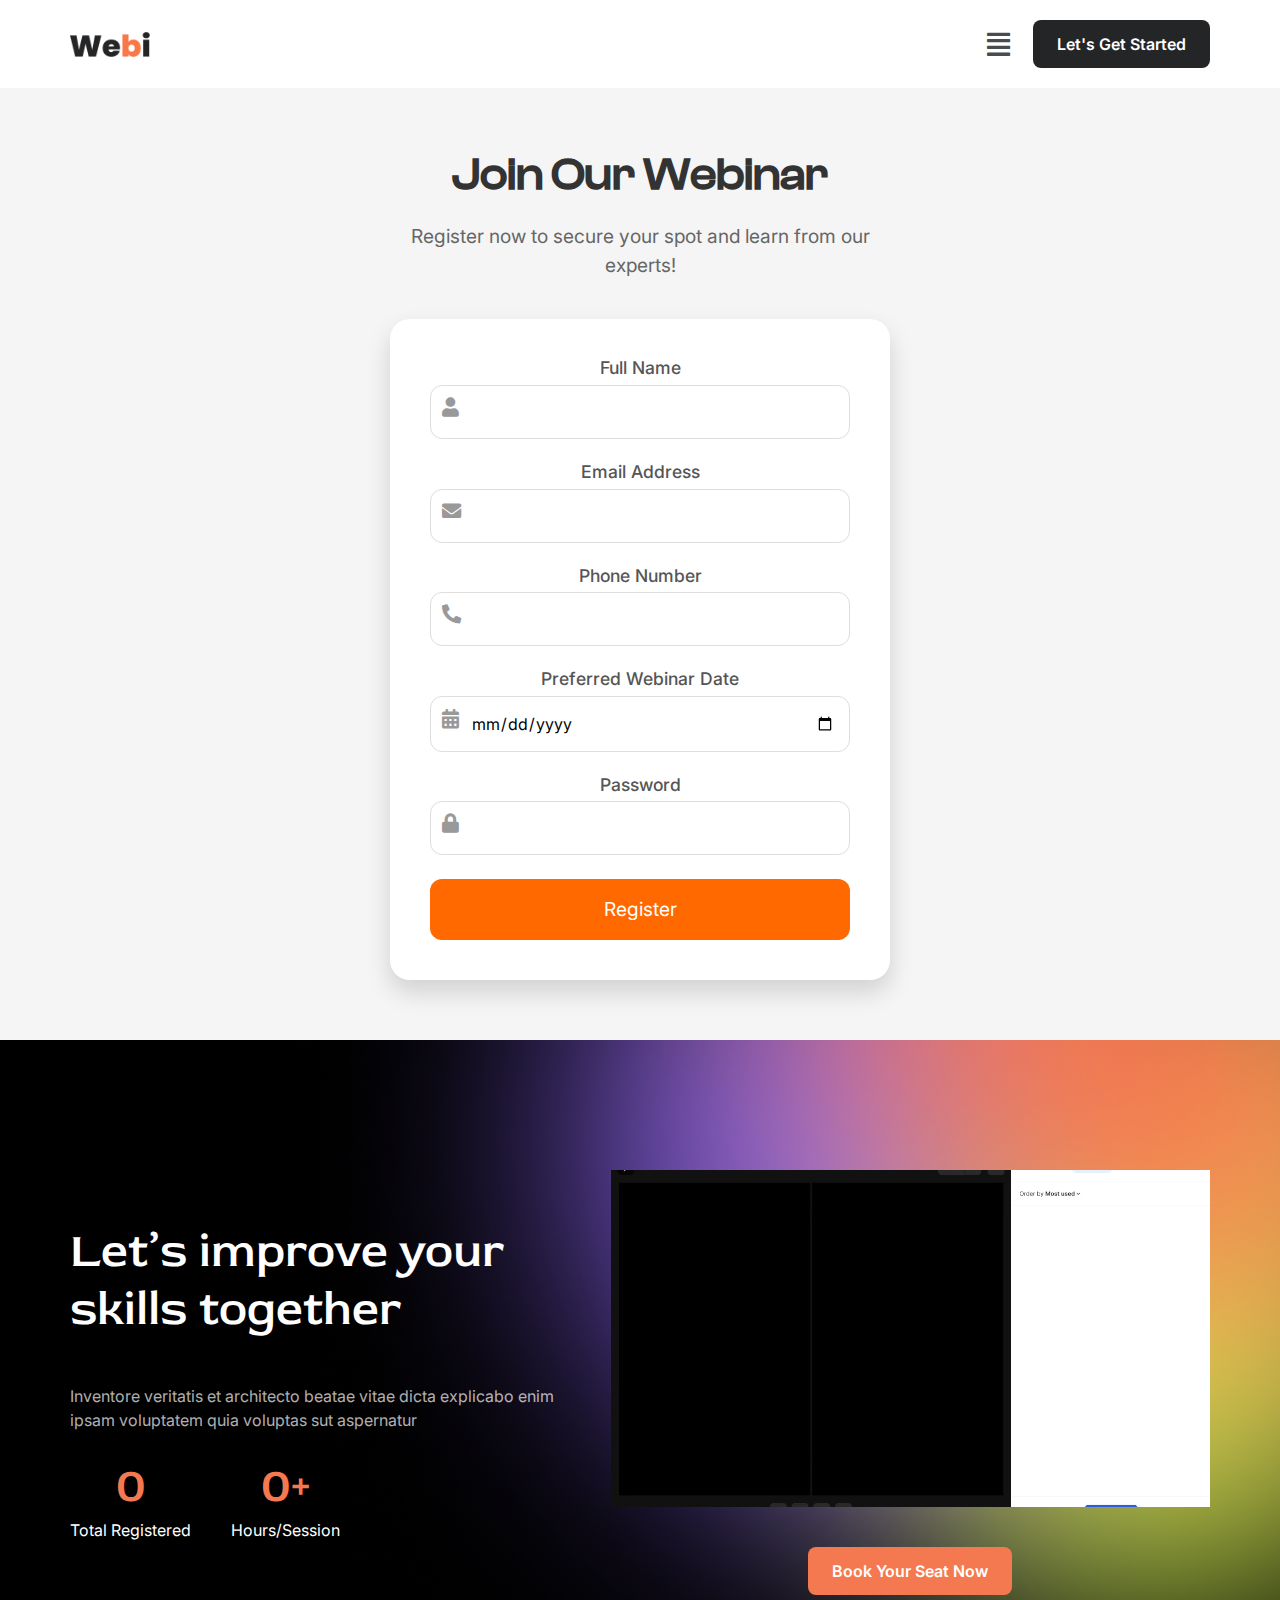
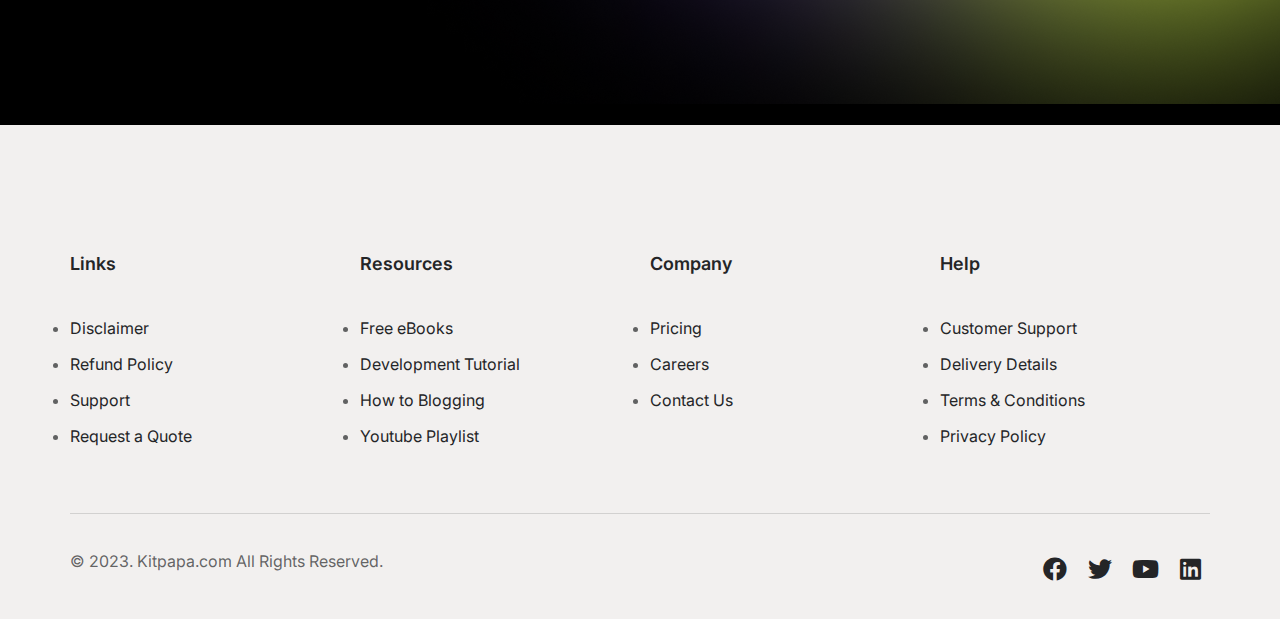
<file: register.html>
<!DOCTYPE html>
<html lang="en-US">
<meta http-equiv="content-type" content="text/html;charset=UTF-8" />

<head>
    <meta charset="UTF-8">
    <title>Webi</title>

    <link rel="icon" href="img/Webi-Logo-Jim-Fahad-Digital.png" type="image/png" sizes="32x32">
    <!-- Optional: Add additional sizes for different devices -->
    <link rel="icon" href="img/Webi-Logo-Jim-Fahad-Digital.png" type="image/png" sizes="48x48">
    <link rel="icon" href="img/Webi-Logo-Jim-Fahad-Digital.png" type="image/png" sizes="16x16">
    <meta name='robots' content='max-image-preview:large' />
    <link rel="alternate" type="application/rss+xml" title="Webi &raquo; Feed" href="feed/index.html" />
    <link rel="alternate" type="application/rss+xml" title="Webi &raquo; Comments Feed"
        href="comments/feed/index.html" />
    <script>
        window._wpemojiSettings = { "baseUrl": "https:\/\/s.w.org\/images\/core\/emoji\/14.0.0\/72x72\/", "ext": ".png", "svgUrl": "https:\/\/s.w.org\/images\/core\/emoji\/14.0.0\/svg\/", "svgExt": ".svg", "source": { "concatemoji": "https:\/\/kitpapa.net\/webi\/wp-includes\/js\/wp-emoji-release.min.js?ver=6.2" } };
        /*! This file is auto-generated */
        !function (e, a, t) { var n, r, o, i = a.createElement("canvas"), p = i.getContext && i.getContext("2d"); function s(e, t) { p.clearRect(0, 0, i.width, i.height), p.fillText(e, 0, 0); e = i.toDataURL(); return p.clearRect(0, 0, i.width, i.height), p.fillText(t, 0, 0), e === i.toDataURL() } function c(e) { var t = a.createElement("script"); t.src = e, t.defer = t.type = "text/javascript", a.getElementsByTagName("head")[0].appendChild(t) } for (o = Array("flag", "emoji"), t.supports = { everything: !0, everythingExceptFlag: !0 }, r = 0; r < o.length; r++)t.supports[o[r]] = function (e) { if (p && p.fillText) switch (p.textBaseline = "top", p.font = "600 32px Arial", e) { case "flag": return s("\ud83c\udff3\ufe0f\u200d\u26a7\ufe0f", "\ud83c\udff3\ufe0f\u200b\u26a7\ufe0f") ? !1 : !s("\ud83c\uddfa\ud83c\uddf3", "\ud83c\uddfa\u200b\ud83c\uddf3") && !s("\ud83c\udff4\udb40\udc67\udb40\udc62\udb40\udc65\udb40\udc6e\udb40\udc67\udb40\udc7f", "\ud83c\udff4\u200b\udb40\udc67\u200b\udb40\udc62\u200b\udb40\udc65\u200b\udb40\udc6e\u200b\udb40\udc67\u200b\udb40\udc7f"); case "emoji": return !s("\ud83e\udef1\ud83c\udffb\u200d\ud83e\udef2\ud83c\udfff", "\ud83e\udef1\ud83c\udffb\u200b\ud83e\udef2\ud83c\udfff") }return !1 }(o[r]), t.supports.everything = t.supports.everything && t.supports[o[r]], "flag" !== o[r] && (t.supports.everythingExceptFlag = t.supports.everythingExceptFlag && t.supports[o[r]]); t.supports.everythingExceptFlag = t.supports.everythingExceptFlag && !t.supports.flag, t.DOMReady = !1, t.readyCallback = function () { t.DOMReady = !0 }, t.supports.everything || (n = function () { t.readyCallback() }, a.addEventListener ? (a.addEventListener("DOMContentLoaded", n, !1), e.addEventListener("load", n, !1)) : (e.attachEvent("onload", n), a.attachEvent("onreadystatechange", function () { "complete" === a.readyState && t.readyCallback() })), (e = t.source || {}).concatemoji ? c(e.concatemoji) : e.wpemoji && e.twemoji && (c(e.twemoji), c(e.wpemoji))) }(window, document, window._wpemojiSettings);
    </script>
    <style>
        img.wp-smiley,
        img.emoji {
            display: inline !important;
            border: none !important;
            box-shadow: none !important;
            height: 1em !important;
            width: 1em !important;
            margin: 0 0.07em !important;
            vertical-align: -0.1em !important;
            background: none !important;
            padding: 0 !important;
        }
    </style>

    <link rel='stylesheet' href='css/style.minae48.css' media='all' />
    <link rel='stylesheet' href='css/classic-themes.minae48.css' media='all' />
    <style id='global-styles-inline-css'>
        body {
            --wp--preset--color--black: #000000;
            --wp--preset--color--cyan-bluish-gray: #abb8c3;
            --wp--preset--color--white: #ffffff;
            --wp--preset--color--pale-pink: #f78da7;
            --wp--preset--color--vivid-red: #cf2e2e;
            --wp--preset--color--luminous-vivid-orange: #ff6900;
            --wp--preset--color--luminous-vivid-amber: #fcb900;
            --wp--preset--color--light-green-cyan: #7bdcb5;
            --wp--preset--color--vivid-green-cyan: #00d084;
            --wp--preset--color--pale-cyan-blue: #8ed1fc;
            --wp--preset--color--vivid-cyan-blue: #0693e3;
            --wp--preset--color--vivid-purple: #9b51e0;
            --wp--preset--gradient--vivid-cyan-blue-to-vivid-purple: linear-gradient(135deg, rgba(6, 147, 227, 1) 0%, rgb(155, 81, 224) 100%);
            --wp--preset--gradient--light-green-cyan-to-vivid-green-cyan: linear-gradient(135deg, rgb(122, 220, 180) 0%, rgb(0, 208, 130) 100%);
            --wp--preset--gradient--luminous-vivid-amber-to-luminous-vivid-orange: linear-gradient(135deg, rgba(252, 185, 0, 1) 0%, rgba(255, 105, 0, 1) 100%);
            --wp--preset--gradient--luminous-vivid-orange-to-vivid-red: linear-gradient(135deg, rgba(255, 105, 0, 1) 0%, rgb(207, 46, 46) 100%);
            --wp--preset--gradient--very-light-gray-to-cyan-bluish-gray: linear-gradient(135deg, rgb(238, 238, 238) 0%, rgb(169, 184, 195) 100%);
            --wp--preset--gradient--cool-to-warm-spectrum: linear-gradient(135deg, rgb(74, 234, 220) 0%, rgb(151, 120, 209) 20%, rgb(207, 42, 186) 40%, rgb(238, 44, 130) 60%, rgb(251, 105, 98) 80%, rgb(254, 248, 76) 100%);
            --wp--preset--gradient--blush-light-purple: linear-gradient(135deg, rgb(255, 206, 236) 0%, rgb(152, 150, 240) 100%);
            --wp--preset--gradient--blush-bordeaux: linear-gradient(135deg, rgb(254, 205, 165) 0%, rgb(254, 45, 45) 50%, rgb(107, 0, 62) 100%);
            --wp--preset--gradient--luminous-dusk: linear-gradient(135deg, rgb(255, 203, 112) 0%, rgb(199, 81, 192) 50%, rgb(65, 88, 208) 100%);
            --wp--preset--gradient--pale-ocean: linear-gradient(135deg, rgb(255, 245, 203) 0%, rgb(182, 227, 212) 50%, rgb(51, 167, 181) 100%);
            --wp--preset--gradient--electric-grass: linear-gradient(135deg, rgb(202, 248, 128) 0%, rgb(113, 206, 126) 100%);
            --wp--preset--gradient--midnight: linear-gradient(135deg, rgb(2, 3, 129) 0%, rgb(40, 116, 252) 100%);
            --wp--preset--duotone--dark-grayscale: url('#wp-duotone-dark-grayscale');
            --wp--preset--duotone--grayscale: url('#wp-duotone-grayscale');
            --wp--preset--duotone--purple-yellow: url('#wp-duotone-purple-yellow');
            --wp--preset--duotone--blue-red: url('#wp-duotone-blue-red');
            --wp--preset--duotone--midnight: url('#wp-duotone-midnight');
            --wp--preset--duotone--magenta-yellow: url('#wp-duotone-magenta-yellow');
            --wp--preset--duotone--purple-green: url('#wp-duotone-purple-green');
            --wp--preset--duotone--blue-orange: url('#wp-duotone-blue-orange');
            --wp--preset--font-size--small: 13px;
            --wp--preset--font-size--medium: 20px;
            --wp--preset--font-size--large: 36px;
            --wp--preset--font-size--x-large: 42px;
            --wp--preset--spacing--20: 0.44rem;
            --wp--preset--spacing--30: 0.67rem;
            --wp--preset--spacing--40: 1rem;
            --wp--preset--spacing--50: 1.5rem;
            --wp--preset--spacing--60: 2.25rem;
            --wp--preset--spacing--70: 3.38rem;
            --wp--preset--spacing--80: 5.06rem;
            --wp--preset--shadow--natural: 6px 6px 9px rgba(0, 0, 0, 0.2);
            --wp--preset--shadow--deep: 12px 12px 50px rgba(0, 0, 0, 0.4);
            --wp--preset--shadow--sharp: 6px 6px 0px rgba(0, 0, 0, 0.2);
            --wp--preset--shadow--outlined: 6px 6px 0px -3px rgba(255, 255, 255, 1), 6px 6px rgba(0, 0, 0, 1);
            --wp--preset--shadow--crisp: 6px 6px 0px rgba(0, 0, 0, 1);
        }

        :where(.is-layout-flex) {
            gap: 0.5em;
        }

        body .is-layout-flow>.alignleft {
            float: left;
            margin-inline-start: 0;
            margin-inline-end: 2em;
        }

        body .is-layout-flow>.alignright {
            float: right;
            margin-inline-start: 2em;
            margin-inline-end: 0;
        }

        body .is-layout-flow>.aligncenter {
            margin-left: auto !important;
            margin-right: auto !important;
        }

        body .is-layout-constrained>.alignleft {
            float: left;
            margin-inline-start: 0;
            margin-inline-end: 2em;
        }

        body .is-layout-constrained>.alignright {
            float: right;
            margin-inline-start: 2em;
            margin-inline-end: 0;
        }

        body .is-layout-constrained>.aligncenter {
            margin-left: auto !important;
            margin-right: auto !important;
        }

        body .is-layout-constrained> :where(:not(.alignleft):not(.alignright):not(.alignfull)) {
            max-width: var(--wp--style--global--content-size);
            margin-left: auto !important;
            margin-right: auto !important;
        }

        body .is-layout-constrained>.alignwide {
            max-width: var(--wp--style--global--wide-size);
        }

        body .is-layout-flex {
            display: flex;
        }

        body .is-layout-flex {
            flex-wrap: wrap;
            align-items: center;
        }

        body .is-layout-flex>* {
            margin: 0;
        }

        :where(.wp-block-columns.is-layout-flex) {
            gap: 2em;
        }

        .has-black-color {
            color: var(--wp--preset--color--black) !important;
        }

        .has-cyan-bluish-gray-color {
            color: var(--wp--preset--color--cyan-bluish-gray) !important;
        }

        .has-white-color {
            color: var(--wp--preset--color--white) !important;
        }

        .has-pale-pink-color {
            color: var(--wp--preset--color--pale-pink) !important;
        }

        .has-vivid-red-color {
            color: var(--wp--preset--color--vivid-red) !important;
        }

        .has-luminous-vivid-orange-color {
            color: var(--wp--preset--color--luminous-vivid-orange) !important;
        }

        .has-luminous-vivid-amber-color {
            color: var(--wp--preset--color--luminous-vivid-amber) !important;
        }

        .has-light-green-cyan-color {
            color: var(--wp--preset--color--light-green-cyan) !important;
        }

        .has-vivid-green-cyan-color {
            color: var(--wp--preset--color--vivid-green-cyan) !important;
        }

        .has-pale-cyan-blue-color {
            color: var(--wp--preset--color--pale-cyan-blue) !important;
        }

        .has-vivid-cyan-blue-color {
            color: var(--wp--preset--color--vivid-cyan-blue) !important;
        }

        .has-vivid-purple-color {
            color: var(--wp--preset--color--vivid-purple) !important;
        }

        .has-black-background-color {
            background-color: var(--wp--preset--color--black) !important;
        }

        .has-cyan-bluish-gray-background-color {
            background-color: var(--wp--preset--color--cyan-bluish-gray) !important;
        }

        .has-white-background-color {
            background-color: var(--wp--preset--color--white) !important;
        }

        .has-pale-pink-background-color {
            background-color: var(--wp--preset--color--pale-pink) !important;
        }

        .has-vivid-red-background-color {
            background-color: var(--wp--preset--color--vivid-red) !important;
        }

        .has-luminous-vivid-orange-background-color {
            background-color: var(--wp--preset--color--luminous-vivid-orange) !important;
        }

        .has-luminous-vivid-amber-background-color {
            background-color: var(--wp--preset--color--luminous-vivid-amber) !important;
        }

        .has-light-green-cyan-background-color {
            background-color: var(--wp--preset--color--light-green-cyan) !important;
        }

        .has-vivid-green-cyan-background-color {
            background-color: var(--wp--preset--color--vivid-green-cyan) !important;
        }

        .has-pale-cyan-blue-background-color {
            background-color: var(--wp--preset--color--pale-cyan-blue) !important;
        }

        .has-vivid-cyan-blue-background-color {
            background-color: var(--wp--preset--color--vivid-cyan-blue) !important;
        }

        .has-vivid-purple-background-color {
            background-color: var(--wp--preset--color--vivid-purple) !important;
        }

        .has-black-border-color {
            border-color: var(--wp--preset--color--black) !important;
        }

        .has-cyan-bluish-gray-border-color {
            border-color: var(--wp--preset--color--cyan-bluish-gray) !important;
        }

        .has-white-border-color {
            border-color: var(--wp--preset--color--white) !important;
        }

        .has-pale-pink-border-color {
            border-color: var(--wp--preset--color--pale-pink) !important;
        }

        .has-vivid-red-border-color {
            border-color: var(--wp--preset--color--vivid-red) !important;
        }

        .has-luminous-vivid-orange-border-color {
            border-color: var(--wp--preset--color--luminous-vivid-orange) !important;
        }

        .has-luminous-vivid-amber-border-color {
            border-color: var(--wp--preset--color--luminous-vivid-amber) !important;
        }

        .has-light-green-cyan-border-color {
            border-color: var(--wp--preset--color--light-green-cyan) !important;
        }

        .has-vivid-green-cyan-border-color {
            border-color: var(--wp--preset--color--vivid-green-cyan) !important;
        }

        .has-pale-cyan-blue-border-color {
            border-color: var(--wp--preset--color--pale-cyan-blue) !important;
        }

        .has-vivid-cyan-blue-border-color {
            border-color: var(--wp--preset--color--vivid-cyan-blue) !important;
        }

        .has-vivid-purple-border-color {
            border-color: var(--wp--preset--color--vivid-purple) !important;
        }

        .has-vivid-cyan-blue-to-vivid-purple-gradient-background {
            background: var(--wp--preset--gradient--vivid-cyan-blue-to-vivid-purple) !important;
        }

        .has-light-green-cyan-to-vivid-green-cyan-gradient-background {
            background: var(--wp--preset--gradient--light-green-cyan-to-vivid-green-cyan) !important;
        }

        .has-luminous-vivid-amber-to-luminous-vivid-orange-gradient-background {
            background: var(--wp--preset--gradient--luminous-vivid-amber-to-luminous-vivid-orange) !important;
        }

        .has-luminous-vivid-orange-to-vivid-red-gradient-background {
            background: var(--wp--preset--gradient--luminous-vivid-orange-to-vivid-red) !important;
        }

        .has-very-light-gray-to-cyan-bluish-gray-gradient-background {
            background: var(--wp--preset--gradient--very-light-gray-to-cyan-bluish-gray) !important;
        }

        .has-cool-to-warm-spectrum-gradient-background {
            background: var(--wp--preset--gradient--cool-to-warm-spectrum) !important;
        }

        .has-blush-light-purple-gradient-background {
            background: var(--wp--preset--gradient--blush-light-purple) !important;
        }

        .has-blush-bordeaux-gradient-background {
            background: var(--wp--preset--gradient--blush-bordeaux) !important;
        }

        .has-luminous-dusk-gradient-background {
            background: var(--wp--preset--gradient--luminous-dusk) !important;
        }

        .has-pale-ocean-gradient-background {
            background: var(--wp--preset--gradient--pale-ocean) !important;
        }

        .has-electric-grass-gradient-background {
            background: var(--wp--preset--gradient--electric-grass) !important;
        }

        .has-midnight-gradient-background {
            background: var(--wp--preset--gradient--midnight) !important;
        }

        .has-small-font-size {
            font-size: var(--wp--preset--font-size--small) !important;
        }

        .has-medium-font-size {
            font-size: var(--wp--preset--font-size--medium) !important;
        }

        .has-large-font-size {
            font-size: var(--wp--preset--font-size--large) !important;
        }

        .has-x-large-font-size {
            font-size: var(--wp--preset--font-size--x-large) !important;
        }

        .wp-block-navigation a:where(:not(.wp-element-button)) {
            color: inherit;
        }

        :where(.wp-block-columns.is-layout-flex) {
            gap: 2em;
        }

        .wp-block-pullquote {
            font-size: 1.5em;
            line-height: 1.6;
        }
    </style>
    <link rel='stylesheet' id='hfe-style-css' href='css/header-footer-elementord2ac.css' media='all' />
    <link rel='stylesheet' id='elementor-icons-css' href='css/elementor-icons.minfc13.css' media='all' />

    <link rel='stylesheet' id='elementor-frontend-css' href='css/frontend-lite.min2916.css' media='all' />
    <link rel='stylesheet' id='swiper-css' href='css/swiper.min94a4.css' media='all' />
    <link rel='stylesheet' id='elementor-post-9-css' href='css/post-9c1c3.css' media='all' />
    <link rel='stylesheet' id='elementor-global-css' href='css/globalc1c3.css' media='all' />
    <link rel='stylesheet' id='elementor-post-215-css' href='css/post-215134b.css' media='all' />
    <link rel='stylesheet' id='hfe-widgets-style-css' href='css/frontendd2ac.css' media='all' />
    <link rel='stylesheet' id='hello-elementor-css' href='css/style.min653d.css' media='all' />
    <link rel='stylesheet' id='hello-elementor-theme-style-css' href='css/theme.min653d.css' media='all' />
    <link rel='stylesheet' id='google-fonts-1-css'
        href='https://fonts.googleapis.com/css?family=Inter%3A100%2C100italic%2C200%2C200italic%2C300%2C300italic%2C400%2C400italic%2C500%2C500italic%2C600%2C600italic%2C700%2C700italic%2C800%2C800italic%2C900%2C900italic%7CRed+Rose%3A100%2C100italic%2C200%2C200italic%2C300%2C300italic%2C400%2C400italic%2C500%2C500italic%2C600%2C600italic%2C700%2C700italic%2C800%2C800italic%2C900%2C900italic&amp;display=swap&amp;ver=6.2'
        media='all' />
    <link rel='stylesheet' id='elementor-icons-shared-0-css' href='css/fontawesome.min52d5.css' media='all' />
    <link rel='stylesheet' id='elementor-icons-fa-solid-css' href='css/solid.min52d5.css' media='all' />
    <link rel='stylesheet' id='elementor-icons-fa-regular-css' href='css/regular.min52d5.css' media='all' />
    <link rel='stylesheet' id='elementor-icons-fa-brands-css' href='css/brands.min52d5.css' media='all' />

    <link rel="preconnect" href="https://fonts.gstatic.com/" crossorigin>
    <script src='js/jquery.mina767.js' id='jquery-core-js'></script>
    <script src='js/jquery-migrate.min6b00.js' id='jquery-migrate-js'></script>
    <link rel="https://api.w.org/" href="wp-json/index.html" />
    <link rel="alternate" type="application/json" href="wp-json/wp/v2/pages/215.json" />
    <link rel="EditURI" type="application/rsd+xml" title="RSD" href="xmlrpc0db0.php?rsd" />
    <link rel="wlwmanifest" type="application/wlwmanifest+xml" href="wp-includes/wlwmanifest.xml" />
    <meta name="generator" content="WordPress 6.2" />
    <link rel="canonical" href="index.html" />
    <link rel='shortlink' href='index.html' />
    <link rel="alternate" type="application/json+oembed"
        href="wp-json/oembed/1.0/embed7030.json?url=https%3A%2F%2Fkitpapa.net%2Fwebi%2F" />
    <link rel="alternate" type="text/xml+oembed"
        href="wp-json/oembed/1.0/embedc02b?url=https%3A%2F%2Fkitpapa.net%2Fwebi%2F&amp;format=xml" />
    <style type="text/css" id="cst_font_data">
        @font-face {
            font-family: "ClashDisplay";
            font-display: auto;
            font-weight: 500;
            src: url(img/ClashDisplay-Medium.woff2) format('woff2'), url(https://kitpapa.net/webi/img/ClashDisplay-Medium.woff) format('woff'), url(https://kitpapa.net/webi/img/ClashDisplay-Medium.ttf) format('TrueType'), url(https://kitpapa.net/webi/img/ClashDisplay-Medium.eot) format('eot'), url(https://kitpapa.net/webi/img/ClashDisplay-Medium.otf) format('OpenType');
        }
    </style>
    <meta name="generator"
        content="Elementor 3.13.1; features: e_dom_optimization, e_optimized_assets_loading, e_optimized_css_loading, a11y_improvements, additional_custom_breakpoints; settings: css_print_method-external, google_font-enabled, font_display-swap">
    <meta name="viewport" content="width=device-width, initial-scale=1.0, viewport-fit=cover" />
</head>

<body
    class="home page-template page-template-elementor_canvas page page-id-215 ehf-template-hello-elementor ehf-stylesheet-hello-elementor elementor-default elementor-template-canvas elementor-kit-9 elementor-page elementor-page-215">
    <svg xmlns="http://www.w3.org/2000/svg" viewBox="0 0 0 0" width="0" height="0" focusable="false" role="none"
        style="visibility: hidden; position: absolute; left: -9999px; overflow: hidden;">
        <defs>
            <filter id="wp-duotone-dark-grayscale">
                <feColorMatrix color-interpolation-filters="sRGB" type="matrix"
                    values=" .299 .587 .114 0 0 .299 .587 .114 0 0 .299 .587 .114 0 0 .299 .587 .114 0 0 " />
                <feComponentTransfer color-interpolation-filters="sRGB">
                    <feFuncR type="table" tableValues="0 0.49803921568627" />
                    <feFuncG type="table" tableValues="0 0.49803921568627" />
                    <feFuncB type="table" tableValues="0 0.49803921568627" />
                    <feFuncA type="table" tableValues="1 1" />
                </feComponentTransfer>
                <feComposite in2="SourceGraphic" operator="in" />
            </filter>
        </defs>
    </svg><svg xmlns="http://www.w3.org/2000/svg" viewBox="0 0 0 0" width="0" height="0" focusable="false" role="none"
        style="visibility: hidden; position: absolute; left: -9999px; overflow: hidden;">
        <defs>
            <filter id="wp-duotone-grayscale">
                <feColorMatrix color-interpolation-filters="sRGB" type="matrix"
                    values=" .299 .587 .114 0 0 .299 .587 .114 0 0 .299 .587 .114 0 0 .299 .587 .114 0 0 " />
                <feComponentTransfer color-interpolation-filters="sRGB">
                    <feFuncR type="table" tableValues="0 1" />
                    <feFuncG type="table" tableValues="0 1" />
                    <feFuncB type="table" tableValues="0 1" />
                    <feFuncA type="table" tableValues="1 1" />
                </feComponentTransfer>
                <feComposite in2="SourceGraphic" operator="in" />
            </filter>
        </defs>
    </svg><svg xmlns="http://www.w3.org/2000/svg" viewBox="0 0 0 0" width="0" height="0" focusable="false" role="none"
        style="visibility: hidden; position: absolute; left: -9999px; overflow: hidden;">
        <defs>
            <filter id="wp-duotone-purple-yellow">
                <feColorMatrix color-interpolation-filters="sRGB" type="matrix"
                    values=" .299 .587 .114 0 0 .299 .587 .114 0 0 .299 .587 .114 0 0 .299 .587 .114 0 0 " />
                <feComponentTransfer color-interpolation-filters="sRGB">
                    <feFuncR type="table" tableValues="0.54901960784314 0.98823529411765" />
                    <feFuncG type="table" tableValues="0 1" />
                    <feFuncB type="table" tableValues="0.71764705882353 0.25490196078431" />
                    <feFuncA type="table" tableValues="1 1" />
                </feComponentTransfer>
                <feComposite in2="SourceGraphic" operator="in" />
            </filter>
        </defs>
    </svg><svg xmlns="http://www.w3.org/2000/svg" viewBox="0 0 0 0" width="0" height="0" focusable="false" role="none"
        style="visibility: hidden; position: absolute; left: -9999px; overflow: hidden;">
        <defs>
            <filter id="wp-duotone-blue-red">
                <feColorMatrix color-interpolation-filters="sRGB" type="matrix"
                    values=" .299 .587 .114 0 0 .299 .587 .114 0 0 .299 .587 .114 0 0 .299 .587 .114 0 0 " />
                <feComponentTransfer color-interpolation-filters="sRGB">
                    <feFuncR type="table" tableValues="0 1" />
                    <feFuncG type="table" tableValues="0 0.27843137254902" />
                    <feFuncB type="table" tableValues="0.5921568627451 0.27843137254902" />
                    <feFuncA type="table" tableValues="1 1" />
                </feComponentTransfer>
                <feComposite in2="SourceGraphic" operator="in" />
            </filter>
        </defs>
    </svg><svg xmlns="http://www.w3.org/2000/svg" viewBox="0 0 0 0" width="0" height="0" focusable="false" role="none"
        style="visibility: hidden; position: absolute; left: -9999px; overflow: hidden;">
        <defs>
            <filter id="wp-duotone-midnight">
                <feColorMatrix color-interpolation-filters="sRGB" type="matrix"
                    values=" .299 .587 .114 0 0 .299 .587 .114 0 0 .299 .587 .114 0 0 .299 .587 .114 0 0 " />
                <feComponentTransfer color-interpolation-filters="sRGB">
                    <feFuncR type="table" tableValues="0 0" />
                    <feFuncG type="table" tableValues="0 0.64705882352941" />
                    <feFuncB type="table" tableValues="0 1" />
                    <feFuncA type="table" tableValues="1 1" />
                </feComponentTransfer>
                <feComposite in2="SourceGraphic" operator="in" />
            </filter>
        </defs>
    </svg><svg xmlns="http://www.w3.org/2000/svg" viewBox="0 0 0 0" width="0" height="0" focusable="false" role="none"
        style="visibility: hidden; position: absolute; left: -9999px; overflow: hidden;">
        <defs>
            <filter id="wp-duotone-magenta-yellow">
                <feColorMatrix color-interpolation-filters="sRGB" type="matrix"
                    values=" .299 .587 .114 0 0 .299 .587 .114 0 0 .299 .587 .114 0 0 .299 .587 .114 0 0 " />
                <feComponentTransfer color-interpolation-filters="sRGB">
                    <feFuncR type="table" tableValues="0.78039215686275 1" />
                    <feFuncG type="table" tableValues="0 0.94901960784314" />
                    <feFuncB type="table" tableValues="0.35294117647059 0.47058823529412" />
                    <feFuncA type="table" tableValues="1 1" />
                </feComponentTransfer>
                <feComposite in2="SourceGraphic" operator="in" />
            </filter>
        </defs>
    </svg><svg xmlns="http://www.w3.org/2000/svg" viewBox="0 0 0 0" width="0" height="0" focusable="false" role="none"
        style="visibility: hidden; position: absolute; left: -9999px; overflow: hidden;">
        <defs>
            <filter id="wp-duotone-purple-green">
                <feColorMatrix color-interpolation-filters="sRGB" type="matrix"
                    values=" .299 .587 .114 0 0 .299 .587 .114 0 0 .299 .587 .114 0 0 .299 .587 .114 0 0 " />
                <feComponentTransfer color-interpolation-filters="sRGB">
                    <feFuncR type="table" tableValues="0.65098039215686 0.40392156862745" />
                    <feFuncG type="table" tableValues="0 1" />
                    <feFuncB type="table" tableValues="0.44705882352941 0.4" />
                    <feFuncA type="table" tableValues="1 1" />
                </feComponentTransfer>
                <feComposite in2="SourceGraphic" operator="in" />
            </filter>
        </defs>
    </svg><svg xmlns="http://www.w3.org/2000/svg" viewBox="0 0 0 0" width="0" height="0" focusable="false" role="none"
        style="visibility: hidden; position: absolute; left: -9999px; overflow: hidden;">
        <defs>
            <filter id="wp-duotone-blue-orange">
                <feColorMatrix color-interpolation-filters="sRGB" type="matrix"
                    values=" .299 .587 .114 0 0 .299 .587 .114 0 0 .299 .587 .114 0 0 .299 .587 .114 0 0 " />
                <feComponentTransfer color-interpolation-filters="sRGB">
                    <feFuncR type="table" tableValues="0.098039215686275 1" />
                    <feFuncG type="table" tableValues="0 0.66274509803922" />
                    <feFuncB type="table" tableValues="0.84705882352941 0.41960784313725" />
                    <feFuncA type="table" tableValues="1 1" />
                </feComponentTransfer>
                <feComposite in2="SourceGraphic" operator="in" />
            </filter>
        </defs>
    </svg>
    <div data-elementor-type="wp-page" data-elementor-id="215" class="elementor elementor-215">
        <div class="elementor-element elementor-element-292ba803 e-con-boxed e-flex e-con" data-id="292ba803"
            data-element_type="container"
            data-settings="{&quot;background_background&quot;:&quot;classic&quot;,&quot;content_width&quot;:&quot;boxed&quot;}">
            <div class="e-con-inner">
                <div class="elementor-element elementor-element-26e936c2 elementor-widget elementor-widget-image"
                    data-id="26e936c2" data-element_type="widget" data-widget_type="image.default">
                    <div class="elementor-widget-container">
                        <style>
                            /*! elementor - v3.13.1 - 09-05-2023 */
                            .elementor-widget-image {
                                text-align: center
                            }

                            .elementor-widget-image a {
                                display: inline-block
                            }

                            .elementor-widget-image a img[src$=".svg"] {
                                width: 48px
                            }

                            .elementor-widget-image img {
                                vertical-align: middle;
                                display: inline-block
                            }
                        </style> <img decoding="async" width="188" height="60" src="img/Webi-Logo-Jim-Fahad-Digital.png"
                            class="attachment-large size-large wp-image-152" alt="" loading="lazy" />
                    </div>
                </div>
                <div class="elementor-element elementor-element-8ce96f hfe-menu-item-space-between hfe-submenu-icon-arrow hfe-link-redirect-child elementor-widget elementor-widget-navigation-menu"
                    data-id="8ce96f" data-element_type="widget"
                    data-settings="{&quot;hamburger_align&quot;:&quot;right&quot;,&quot;hamburger_menu_align&quot;:&quot;space-between&quot;,&quot;width_flyout_menu_item&quot;:{&quot;unit&quot;:&quot;px&quot;,&quot;size&quot;:300,&quot;sizes&quot;:[]},&quot;width_flyout_menu_item_tablet&quot;:{&quot;unit&quot;:&quot;px&quot;,&quot;size&quot;:&quot;&quot;,&quot;sizes&quot;:[]},&quot;width_flyout_menu_item_mobile&quot;:{&quot;unit&quot;:&quot;px&quot;,&quot;size&quot;:&quot;&quot;,&quot;sizes&quot;:[]},&quot;padding_flyout_menu_item&quot;:{&quot;unit&quot;:&quot;px&quot;,&quot;size&quot;:30,&quot;sizes&quot;:[]},&quot;padding_flyout_menu_item_tablet&quot;:{&quot;unit&quot;:&quot;px&quot;,&quot;size&quot;:&quot;&quot;,&quot;sizes&quot;:[]},&quot;padding_flyout_menu_item_mobile&quot;:{&quot;unit&quot;:&quot;px&quot;,&quot;size&quot;:&quot;&quot;,&quot;sizes&quot;:[]},&quot;padding_horizontal_menu_item&quot;:{&quot;unit&quot;:&quot;px&quot;,&quot;size&quot;:15,&quot;sizes&quot;:[]},&quot;padding_horizontal_menu_item_tablet&quot;:{&quot;unit&quot;:&quot;px&quot;,&quot;size&quot;:&quot;&quot;,&quot;sizes&quot;:[]},&quot;padding_horizontal_menu_item_mobile&quot;:{&quot;unit&quot;:&quot;px&quot;,&quot;size&quot;:&quot;&quot;,&quot;sizes&quot;:[]},&quot;padding_vertical_menu_item&quot;:{&quot;unit&quot;:&quot;px&quot;,&quot;size&quot;:15,&quot;sizes&quot;:[]},&quot;padding_vertical_menu_item_tablet&quot;:{&quot;unit&quot;:&quot;px&quot;,&quot;size&quot;:&quot;&quot;,&quot;sizes&quot;:[]},&quot;padding_vertical_menu_item_mobile&quot;:{&quot;unit&quot;:&quot;px&quot;,&quot;size&quot;:&quot;&quot;,&quot;sizes&quot;:[]},&quot;menu_space_between&quot;:{&quot;unit&quot;:&quot;px&quot;,&quot;size&quot;:&quot;&quot;,&quot;sizes&quot;:[]},&quot;menu_space_between_tablet&quot;:{&quot;unit&quot;:&quot;px&quot;,&quot;size&quot;:&quot;&quot;,&quot;sizes&quot;:[]},&quot;menu_space_between_mobile&quot;:{&quot;unit&quot;:&quot;px&quot;,&quot;size&quot;:&quot;&quot;,&quot;sizes&quot;:[]},&quot;menu_top_space&quot;:{&quot;unit&quot;:&quot;px&quot;,&quot;size&quot;:&quot;&quot;,&quot;sizes&quot;:[]},&quot;menu_top_space_tablet&quot;:{&quot;unit&quot;:&quot;px&quot;,&quot;size&quot;:&quot;&quot;,&quot;sizes&quot;:[]},&quot;menu_top_space_mobile&quot;:{&quot;unit&quot;:&quot;px&quot;,&quot;size&quot;:&quot;&quot;,&quot;sizes&quot;:[]},&quot;dropdown_border_radius&quot;:{&quot;unit&quot;:&quot;px&quot;,&quot;top&quot;:&quot;&quot;,&quot;right&quot;:&quot;&quot;,&quot;bottom&quot;:&quot;&quot;,&quot;left&quot;:&quot;&quot;,&quot;isLinked&quot;:true},&quot;dropdown_border_radius_tablet&quot;:{&quot;unit&quot;:&quot;px&quot;,&quot;top&quot;:&quot;&quot;,&quot;right&quot;:&quot;&quot;,&quot;bottom&quot;:&quot;&quot;,&quot;left&quot;:&quot;&quot;,&quot;isLinked&quot;:true},&quot;dropdown_border_radius_mobile&quot;:{&quot;unit&quot;:&quot;px&quot;,&quot;top&quot;:&quot;&quot;,&quot;right&quot;:&quot;&quot;,&quot;bottom&quot;:&quot;&quot;,&quot;left&quot;:&quot;&quot;,&quot;isLinked&quot;:true},&quot;padding_horizontal_dropdown_item&quot;:{&quot;unit&quot;:&quot;px&quot;,&quot;size&quot;:&quot;&quot;,&quot;sizes&quot;:[]},&quot;padding_horizontal_dropdown_item_tablet&quot;:{&quot;unit&quot;:&quot;px&quot;,&quot;size&quot;:&quot;&quot;,&quot;sizes&quot;:[]},&quot;padding_horizontal_dropdown_item_mobile&quot;:{&quot;unit&quot;:&quot;px&quot;,&quot;size&quot;:&quot;&quot;,&quot;sizes&quot;:[]},&quot;padding_vertical_dropdown_item&quot;:{&quot;unit&quot;:&quot;px&quot;,&quot;size&quot;:15,&quot;sizes&quot;:[]},&quot;padding_vertical_dropdown_item_tablet&quot;:{&quot;unit&quot;:&quot;px&quot;,&quot;size&quot;:&quot;&quot;,&quot;sizes&quot;:[]},&quot;padding_vertical_dropdown_item_mobile&quot;:{&quot;unit&quot;:&quot;px&quot;,&quot;size&quot;:&quot;&quot;,&quot;sizes&quot;:[]},&quot;toggle_size&quot;:{&quot;unit&quot;:&quot;px&quot;,&quot;size&quot;:&quot;&quot;,&quot;sizes&quot;:[]},&quot;toggle_size_tablet&quot;:{&quot;unit&quot;:&quot;px&quot;,&quot;size&quot;:&quot;&quot;,&quot;sizes&quot;:[]},&quot;toggle_size_mobile&quot;:{&quot;unit&quot;:&quot;px&quot;,&quot;size&quot;:&quot;&quot;,&quot;sizes&quot;:[]},&quot;toggle_border_width&quot;:{&quot;unit&quot;:&quot;px&quot;,&quot;size&quot;:&quot;&quot;,&quot;sizes&quot;:[]},&quot;toggle_border_width_tablet&quot;:{&quot;unit&quot;:&quot;px&quot;,&quot;size&quot;:&quot;&quot;,&quot;sizes&quot;:[]},&quot;toggle_border_width_mobile&quot;:{&quot;unit&quot;:&quot;px&quot;,&quot;size&quot;:&quot;&quot;,&quot;sizes&quot;:[]},&quot;toggle_border_radius&quot;:{&quot;unit&quot;:&quot;px&quot;,&quot;size&quot;:&quot;&quot;,&quot;sizes&quot;:[]},&quot;toggle_border_radius_tablet&quot;:{&quot;unit&quot;:&quot;px&quot;,&quot;size&quot;:&quot;&quot;,&quot;sizes&quot;:[]},&quot;toggle_border_radius_mobile&quot;:{&quot;unit&quot;:&quot;px&quot;,&quot;size&quot;:&quot;&quot;,&quot;sizes&quot;:[]},&quot;close_flyout_size&quot;:{&quot;unit&quot;:&quot;px&quot;,&quot;size&quot;:&quot;&quot;,&quot;sizes&quot;:[]},&quot;close_flyout_size_tablet&quot;:{&quot;unit&quot;:&quot;px&quot;,&quot;size&quot;:&quot;&quot;,&quot;sizes&quot;:[]},&quot;close_flyout_size_mobile&quot;:{&quot;unit&quot;:&quot;px&quot;,&quot;size&quot;:&quot;&quot;,&quot;sizes&quot;:[]}}"
                    data-widget_type="navigation-menu.default">
                    <div class="elementor-widget-container">
                        <div class="hfe-nav-menu__toggle elementor-clickable hfe-flyout-trigger" tabindex="0">
                            <div class="hfe-nav-menu-icon">
                                <i aria-hidden="true" tabindex="0" class="fas fa-align-justify"></i>
                            </div>
                        </div>
                        <div class="hfe-flyout-wrapper">
                            <div class="hfe-flyout-overlay elementor-clickable"></div>
                            <div class="hfe-flyout-container">
                                <div id="hfe-flyout-content-id-8ce96f" class="hfe-side hfe-flyout-left hfe-flyout-open"
                                    data-layout="left" data-flyout-type="normal">
                                    <div class="hfe-flyout-content push">
                                        <nav>
                                            <ul id="menu-1-8ce96f" class="hfe-nav-menu">
                                                <li id="menu-item-147"
                                                    class="menu-item menu-item-type-custom menu-item-object-custom parent hfe-creative-menu">
                                                    <a href="#benefits" class="hfe-menu-item">Benefits</a>
                                                </li>
                                                <li id="menu-item-148"
                                                    class="menu-item menu-item-type-custom menu-item-object-custom parent hfe-creative-menu">
                                                    <a href="#speakers" class="hfe-menu-item">Speakers</a>
                                                </li>
                                                <li id="menu-item-149"
                                                    class="menu-item menu-item-type-custom menu-item-object-custom parent hfe-creative-menu">
                                                    <a href="#faq" class="hfe-menu-item">FAQ</a>
                                                </li>
                                                <li id="menu-item-150"
                                                    class="menu-item menu-item-type-custom menu-item-object-custom parent hfe-creative-menu">
                                                    <a href="#booking" class="hfe-menu-item">Booking</a>
                                                </li>

                                                <li id="menu-item-151"
                                                    class="menu-item menu-item-type-custom menu-item-object-custom parent hfe-creative-menu">
                                                    <a href="register.html" class="hfe-menu-item">Register</a>
                                                </li>

                                            </ul>
                                        </nav>
                                        <div class="elementor-clickable hfe-flyout-close" tabindex="0">
                                            <i aria-hidden="true" tabindex="0" class="far fa-window-close"></i>
                                        </div>
                                    </div>
                                </div>
                            </div>
                        </div>
                    </div>
                </div>


                <div class="elementor-element elementor-element-45330e4a elementor-hidden-mobile elementor-widget elementor-widget-button"
                    data-id="45330e4a" data-element_type="widget" data-widget_type="button.default">
                    <div class="elementor-widget-container">
                        <div class="elementor-button-wrapper">
                            <a href="#" class="elementor-button-link elementor-button elementor-size-sm" role="button">
                                <span class="elementor-button-content-wrapper">
                                    <span class="elementor-button-text">Let's Get Started</span>
                                </span>
                            </a>
                        </div>
                    </div>
                </div>
            </div>
        </div>

        <div style="background-color: #f5f5f5; padding: 60px 20px; text-align: center;">
            <div style="max-width: 600px; margin: 0 auto;">
                <div style="margin-bottom: 40px;">
                    <h2 style="font-size: 2.8em; color: #333; font-weight: 700; margin: 0;">Join Our Webinar</h2>
                    <p style="font-size: 1.2em; color: #666; max-width: 500px; margin: 20px auto 0;">
                        Register now to secure your spot and learn from our experts!
                    </p>
                </div>

                <div
                    style="background: #fff; border-radius: 20px; box-shadow: 0 12px 24px rgba(0, 0, 0, 0.15); padding: 40px; width: 100%; max-width: 500px; margin: 0 auto; position: relative;">
                    <form action="#" method="POST">
                        <div style="position: relative; margin-bottom: 24px;">
                            <i class="fas fa-user"
                                style="position: absolute; top: 60%; left: 12px; transform: translateY(-50%); color: #999; transition: color 0.3s;"></i>
                            <label for="fullname"
                                style="display: block; font-size: 1.1em; margin-bottom: 8px; color: #555; font-weight: 500;">Full
                                Name</label>
                            <input type="text" id="fullname" name="fullname" required
                                style="width: 100%; padding: 14px 14px 14px 40px; border: 1px solid #ddd; border-radius: 12px; font-size: 1em; box-sizing: border-box; transition: border-color 0.3s, box-shadow 0.3s;">
                        </div>
                        <div style="position: relative; margin-bottom: 24px;">
                            <i class="fas fa-envelope"
                                style="position: absolute; top: 60%; left: 12px; transform: translateY(-50%); color: #999; transition: color 0.3s;"></i>
                            <label for="email"
                                style="display: block; font-size: 1.1em; margin-bottom: 8px; color: #555; font-weight: 500;">Email
                                Address</label>
                            <input type="email" id="email" name="email" required
                                style="width: 100%; padding: 14px 14px 14px 40px; border: 1px solid #ddd; border-radius: 12px; font-size: 1em; box-sizing: border-box; transition: border-color 0.3s, box-shadow 0.3s;">
                        </div>
                        <div style="position: relative; margin-bottom: 24px;">
                            <i class="fas fa-phone-alt" style="position: absolute; top: 60%; left: 12px; transform: translateY(-50%); color: #999; transition: color 0.3s;"></i>
                            <label for="phone" style="display: block; font-size: 1.1em; margin-bottom: 8px; color: #555; font-weight: 500;">Phone Number</label>
                            <input type="tel" id="phone" name="phone" required style="width: 100%; padding: 14px 14px 14px 40px; border: 1px solid #ddd; border-radius: 12px; font-size: 1em; box-sizing: border-box; transition: border-color 0.3s, box-shadow 0.3s;">
                        </div>
                        
                        <div style="position: relative; margin-bottom: 24px;">
                            <i class="fas fa-calendar-alt"
                                style="position: absolute; top: 60%; left: 12px; transform: translateY(-50%); color: #999; transition: color 0.3s;"></i>
                            <label for="webinar-date"
                                style="display: block; font-size: 1.1em; margin-bottom: 8px; color: #555; font-weight: 500;">Preferred
                                Webinar Date</label>
                            <input type="date" id="webinar-date" name="webinar-date" required
                                style="width: 100%; padding: 14px 14px 14px 40px; border: 1px solid #ddd; border-radius: 12px; font-size: 1em; box-sizing: border-box; transition: border-color 0.3s, box-shadow 0.3s;">
                        </div>
                        <div style="position: relative; margin-bottom: 24px;">
                            <i class="fas fa-lock"
                                style="position: absolute; top: 60%; left: 12px; transform: translateY(-50%); color: #999; transition: color 0.3s;"></i>
                            <label for="password"
                                style="display: block; font-size: 1.1em; margin-bottom: 8px; color: #555; font-weight: 500;">Password</label>
                            <input type="password" id="password" name="password" required
                                style="width: 100%; padding: 14px 14px 14px 40px; border: 1px solid #ddd; border-radius: 12px; font-size: 1em; box-sizing: border-box; transition: border-color 0.3s, box-shadow 0.3s;">
                        </div>
                        <button type="submit"
                            style="background-color:#ff6900; color: #fff; border: none; padding: 16px; border-radius: 12px; font-size: 1.2em; cursor: pointer; width: 100%; transition: background-color 0.3s, transform 0.2s;">
                            Register
                        </button>

                    </form>
                </div>
            </div>
        </div>

        <style>
            input:focus {
                border-color: #ff6900;
                box-shadow: 0 0 8px rgba(255, 105, 0, 0.2);
                outline: none;
            }

            button:hover {
                background-color: #e55b0b;
                transform: rotate(1deg) scale(1.05);
            }

            i {
                font-size: 1.2em;
            }
        </style>


        <div class="elementor-element elementor-element-4cf67a98 e-con-boxed e-flex e-con" data-id="4cf67a98"
            data-element_type="container" id="booking"
            data-settings="{&quot;background_background&quot;:&quot;classic&quot;,&quot;content_width&quot;:&quot;boxed&quot;}">
            <div class="e-con-inner">
                <div class="elementor-element elementor-element-5cbf3847 e-con-full e-flex e-con" data-id="5cbf3847"
                    data-element_type="container" data-settings="{&quot;content_width&quot;:&quot;full&quot;}">
                    <div class="elementor-element elementor-element-6f5abdd6 elementor-widget elementor-widget-heading"
                        data-id="6f5abdd6" data-element_type="widget" data-widget_type="heading.default">
                        <div class="elementor-widget-container">
                            <h2 class="elementor-heading-title elementor-size-default">Let’s improve your skills
                                together</h2>
                        </div>
                    </div>
                    <div class="elementor-element elementor-element-4e7a49f2 elementor-widget elementor-widget-text-editor"
                        data-id="4e7a49f2" data-element_type="widget" data-widget_type="text-editor.default">
                        <div class="elementor-widget-container">
                            <div class="elementor-element elementor-element-b5d4894 elementor-widget elementor-widget-droit-title"
                                data-id="b5d4894" data-element_type="widget" data-widget_type="droit-title.default">
                                <div class="elementor-widget-container">
                                    <div class="dl_title_section">
                                        <p class="dl_sub_title_text">Inventore veritatis et architecto beatae vitae
                                            dicta explicabo enim ipsam voluptatem quia voluptas sut aspernatur</p>
                                    </div>
                                </div>
                            </div>
                        </div>
                    </div>
                    <div class="elementor-element elementor-element-47d37aee e-con-boxed e-flex e-con"
                        data-id="47d37aee" data-element_type="container"
                        data-settings="{&quot;content_width&quot;:&quot;boxed&quot;}">
                        <div class="e-con-inner">
                            <div class="elementor-element elementor-element-b793b25 elementor-widget elementor-widget-counter"
                                data-id="b793b25" data-element_type="widget" data-widget_type="counter.default">
                                <div class="elementor-widget-container">
                                    <style>
                                        /*! elementor - v3.13.1 - 09-05-2023 */
                                        .elementor-counter .elementor-counter-number-wrapper {
                                            display: flex;
                                            font-size: 69px;
                                            font-weight: 600;
                                            line-height: 1
                                        }

                                        .elementor-counter .elementor-counter-number-prefix,
                                        .elementor-counter .elementor-counter-number-suffix {
                                            flex-grow: 1;
                                            white-space: pre-wrap
                                        }

                                        .elementor-counter .elementor-counter-number-prefix {
                                            text-align: right
                                        }

                                        .elementor-counter .elementor-counter-number-suffix {
                                            text-align: left
                                        }

                                        .elementor-counter .elementor-counter-title {
                                            text-align: center;
                                            font-size: 19px;
                                            font-weight: 400;
                                            line-height: 2.5
                                        }
                                    </style>
                                    <div class="elementor-counter">
                                        <div class="elementor-counter-number-wrapper">
                                            <span class="elementor-counter-number-prefix"></span>
                                            <span class="elementor-counter-number" data-duration="2000"
                                                data-to-value="642" data-from-value="0" data-delimiter=",">0</span>
                                            <span class="elementor-counter-number-suffix"></span>
                                        </div>
                                        <div class="elementor-counter-title">Total Registered</div>
                                    </div>
                                </div>
                            </div>
                            <div class="elementor-element elementor-element-66cde529 elementor-widget elementor-widget-counter"
                                data-id="66cde529" data-element_type="widget" data-widget_type="counter.default">
                                <div class="elementor-widget-container">
                                    <div class="elementor-counter">
                                        <div class="elementor-counter-number-wrapper">
                                            <span class="elementor-counter-number-prefix"></span>
                                            <span class="elementor-counter-number" data-duration="2000"
                                                data-to-value="2" data-from-value="0" data-delimiter=",">0</span>
                                            <span class="elementor-counter-number-suffix">+</span>
                                        </div>
                                        <div class="elementor-counter-title">Hours/Session</div>
                                    </div>
                                </div>
                            </div>
                        </div>
                    </div>
                </div>
                <div class="elementor-element elementor-element-1ff7db1a e-con-full e-flex e-con" data-id="1ff7db1a"
                    data-element_type="container" data-settings="{&quot;content_width&quot;:&quot;full&quot;}">
                    <div class="elementor-element elementor-element-73536980 elementor-widget elementor-widget-video"
                        data-id="73536980" data-element_type="widget"
                        data-settings="{&quot;video_type&quot;:&quot;hosted&quot;,&quot;autoplay&quot;:&quot;yes&quot;,&quot;play_on_mobile&quot;:&quot;yes&quot;,&quot;mute&quot;:&quot;yes&quot;,&quot;loop&quot;:&quot;yes&quot;}"
                        data-widget_type="video.default">
                        <div class="elementor-widget-container">
                            <style>
                                /*! elementor - v3.13.1 - 09-05-2023 */
                                .elementor-widget-video .elementor-widget-container {
                                    overflow: hidden;
                                    transform: translateZ(0)
                                }

                                .elementor-widget-video .elementor-wrapper {
                                    aspect-ratio: var(--video-aspect-ratio)
                                }

                                .elementor-widget-video .elementor-wrapper iframe,
                                .elementor-widget-video .elementor-wrapper video {
                                    height: 100%;
                                    width: 100%;
                                    display: flex;
                                    border: none;
                                    background-color: #000
                                }

                                @supports not (aspect-ratio:1/1) {
                                    .elementor-widget-video .elementor-wrapper {
                                        position: relative;
                                        overflow: hidden;
                                        height: 0;
                                        padding-bottom: calc(100% / var(--video-aspect-ratio))
                                    }

                                    .elementor-widget-video .elementor-wrapper iframe,
                                    .elementor-widget-video .elementor-wrapper video {
                                        position: absolute;
                                        top: 0;
                                        right: 0;
                                        bottom: 0;
                                        left: 0
                                    }
                                }

                                .elementor-widget-video .elementor-open-inline .elementor-custom-embed-image-overlay {
                                    position: absolute;
                                    top: 0;
                                    left: 0;
                                    width: 100%;
                                    height: 100%;
                                    background-size: cover;
                                    background-position: 50%
                                }

                                .elementor-widget-video .elementor-custom-embed-image-overlay {
                                    cursor: pointer;
                                    text-align: center
                                }

                                .elementor-widget-video .elementor-custom-embed-image-overlay:hover .elementor-custom-embed-play i {
                                    opacity: 1
                                }

                                .elementor-widget-video .elementor-custom-embed-image-overlay img {
                                    display: block;
                                    width: 100%
                                }

                                .elementor-widget-video .e-hosted-video .elementor-video {
                                    -o-object-fit: cover;
                                    object-fit: cover
                                }

                                .e-con-inner>.elementor-widget-video,
                                .e-con>.elementor-widget-video {
                                    width: var(--container-widget-width);
                                    --flex-grow: var(--container-widget-flex-grow)
                                }
                            </style>
                            <div class="e-hosted-video elementor-wrapper elementor-open-inline">
                                <video class="elementor-video" src="img/Webiner-video-Jim-Fahad-Digital.mp4" autoplay=""
                                    loop="" muted="muted" playsinline="" controlsList="nodownload"></video>
                            </div>
                        </div>
                    </div>

                    <div class="elementor-element elementor-element-4039d54 elementor-align-center elementor-widget elementor-widget-button"
                        data-id="4039d54" data-element_type="widget" data-widget_type="button.default">
                        <div class="elementor-widget-container">
                            <div class="elementor-button-wrapper">
                                <a href="#" class="elementor-button-link elementor-button elementor-size-sm"
                                    role="button">
                                    <span class="elementor-button-content-wrapper">
                                        <span class="elementor-button-text">Book Your Seat Now</span>
                                    </span>
                                </a>
                            </div>
                        </div>
                    </div>
                </div>
            </div>
        </div>

        <div class="elementor-element elementor-element-6ef3e61a e-con-boxed e-flex e-con" data-id="6ef3e61a"
            data-element_type="container"
            data-settings="{&quot;background_background&quot;:&quot;classic&quot;,&quot;content_width&quot;:&quot;boxed&quot;}">
            <div class="e-con-inner">
                <div class="elementor-element elementor-element-122d1d43 e-con-boxed e-flex e-con" data-id="122d1d43"
                    data-element_type="container" data-settings="{&quot;content_width&quot;:&quot;boxed&quot;}">
                    <div class="e-con-inner">
                        <div class="elementor-element elementor-element-50f06a0 e-con-boxed e-flex e-con"
                            data-id="50f06a0" data-element_type="container"
                            data-settings="{&quot;content_width&quot;:&quot;boxed&quot;}">
                            <div class="e-con-inner">
                                <div class="elementor-element elementor-element-31054cad elementor-widget elementor-widget-heading"
                                    data-id="31054cad" data-element_type="widget" data-widget_type="heading.default">
                                    <div class="elementor-widget-container">
                                        <h2 class="elementor-heading-title elementor-size-default">Links</h2>
                                    </div>
                                </div>
                                <div class="elementor-element elementor-element-2ff2e5bc elementor-icon-list--layout-traditional elementor-list-item-link-full_width elementor-widget elementor-widget-icon-list"
                                    data-id="2ff2e5bc" data-element_type="widget" data-widget_type="icon-list.default">
                                    <div class="elementor-widget-container">
                                        <ul class="elementor-icon-list-items">
                                            <li class="elementor-icon-list-item">
                                                <a href="#">

                                                    <span class="elementor-icon-list-text">Disclaimer</span>
                                                </a>
                                            </li>
                                            <li class="elementor-icon-list-item">
                                                <a href="#">

                                                    <span class="elementor-icon-list-text">Refund Policy</span>
                                                </a>
                                            </li>
                                            <li class="elementor-icon-list-item">
                                                <a href="#">

                                                    <span class="elementor-icon-list-text">Support</span>
                                                </a>
                                            </li>
                                            <li class="elementor-icon-list-item">
                                                <a href="#">

                                                    <span class="elementor-icon-list-text">Request a Quote</span>
                                                </a>
                                            </li>
                                        </ul>
                                    </div>
                                </div>
                            </div>
                        </div>
                        <div class="elementor-element elementor-element-11c33a37 e-con-boxed e-flex e-con"
                            data-id="11c33a37" data-element_type="container"
                            data-settings="{&quot;content_width&quot;:&quot;boxed&quot;}">
                            <div class="e-con-inner">
                                <div class="elementor-element elementor-element-410337ec elementor-widget elementor-widget-heading"
                                    data-id="410337ec" data-element_type="widget" data-widget_type="heading.default">
                                    <div class="elementor-widget-container">
                                        <h2 class="elementor-heading-title elementor-size-default">Resources</h2>
                                    </div>
                                </div>
                                <div class="elementor-element elementor-element-4a863caf elementor-icon-list--layout-traditional elementor-list-item-link-full_width elementor-widget elementor-widget-icon-list"
                                    data-id="4a863caf" data-element_type="widget" data-widget_type="icon-list.default">
                                    <div class="elementor-widget-container">
                                        <ul class="elementor-icon-list-items">
                                            <li class="elementor-icon-list-item">
                                                <a href="#">

                                                    <span class="elementor-icon-list-text">Free eBooks</span>
                                                </a>
                                            </li>
                                            <li class="elementor-icon-list-item">
                                                <a href="#">

                                                    <span class="elementor-icon-list-text">Development Tutorial</span>
                                                </a>
                                            </li>
                                            <li class="elementor-icon-list-item">
                                                <a href="#">

                                                    <span class="elementor-icon-list-text">How to Blogging</span>
                                                </a>
                                            </li>
                                            <li class="elementor-icon-list-item">
                                                <a href="#">

                                                    <span class="elementor-icon-list-text">Youtube Playlist</span>
                                                </a>
                                            </li>
                                        </ul>
                                    </div>
                                </div>
                            </div>
                        </div>
                        <div class="elementor-element elementor-element-17cfdab2 e-con-boxed e-flex e-con"
                            data-id="17cfdab2" data-element_type="container"
                            data-settings="{&quot;content_width&quot;:&quot;boxed&quot;}">
                            <div class="e-con-inner">
                                <div class="elementor-element elementor-element-1d2085c6 elementor-widget elementor-widget-heading"
                                    data-id="1d2085c6" data-element_type="widget" data-widget_type="heading.default">
                                    <div class="elementor-widget-container">
                                        <h2 class="elementor-heading-title elementor-size-default">Company</h2>
                                    </div>
                                </div>
                                <div class="elementor-element elementor-element-3da19d6 elementor-icon-list--layout-traditional elementor-list-item-link-full_width elementor-widget elementor-widget-icon-list"
                                    data-id="3da19d6" data-element_type="widget" data-widget_type="icon-list.default">
                                    <div class="elementor-widget-container">
                                        <ul class="elementor-icon-list-items">
                                            <li class="elementor-icon-list-item">
                                                <a href="#">

                                                    <span class="elementor-icon-list-text">Pricing</span>
                                                </a>
                                            </li>
                                            <li class="elementor-icon-list-item">
                                                <a href="#">

                                                    <span class="elementor-icon-list-text">Careers</span>
                                                </a>
                                            </li>
                                            <li class="elementor-icon-list-item">
                                                <a href="#">

                                                    <span class="elementor-icon-list-text">Contact Us</span>
                                                </a>
                                            </li>
                                        </ul>
                                    </div>
                                </div>
                            </div>
                        </div>
                        <div class="elementor-element elementor-element-cb6b478 e-con-boxed e-flex e-con"
                            data-id="cb6b478" data-element_type="container"
                            data-settings="{&quot;content_width&quot;:&quot;boxed&quot;}">
                            <div class="e-con-inner">
                                <div class="elementor-element elementor-element-371093b9 elementor-widget elementor-widget-heading"
                                    data-id="371093b9" data-element_type="widget" data-widget_type="heading.default">
                                    <div class="elementor-widget-container">
                                        <h2 class="elementor-heading-title elementor-size-default">Help</h2>
                                    </div>
                                </div>
                                <div class="elementor-element elementor-element-5a45d274 elementor-icon-list--layout-traditional elementor-list-item-link-full_width elementor-widget elementor-widget-icon-list"
                                    data-id="5a45d274" data-element_type="widget" data-widget_type="icon-list.default">
                                    <div class="elementor-widget-container">
                                        <ul class="elementor-icon-list-items">
                                            <li class="elementor-icon-list-item">
                                                <a href="#">

                                                    <span class="elementor-icon-list-text">Customer Support</span>
                                                </a>
                                            </li>
                                            <li class="elementor-icon-list-item">
                                                <a href="#">

                                                    <span class="elementor-icon-list-text">Delivery Details</span>
                                                </a>
                                            </li>
                                            <li class="elementor-icon-list-item">
                                                <a href="#">

                                                    <span class="elementor-icon-list-text">Terms & Conditions</span>
                                                </a>
                                            </li>
                                            <li class="elementor-icon-list-item">
                                                <a href="#">

                                                    <span class="elementor-icon-list-text">Privacy Policy</span>
                                                </a>
                                            </li>
                                        </ul>
                                    </div>
                                </div>
                            </div>
                        </div>
                    </div>
                </div>
                <div class="elementor-element elementor-element-5ac65b4 elementor-widget-divider--view-line elementor-widget elementor-widget-divider"
                    data-id="5ac65b4" data-element_type="widget" data-widget_type="divider.default">
                    <div class="elementor-widget-container">
                        <style>
                            /*! elementor - v3.13.1 - 09-05-2023 */
                            .elementor-widget-divider {
                                --divider-border-style: none;
                                --divider-border-width: 1px;
                                --divider-color: #0c0d0e;
                                --divider-icon-size: 20px;
                                --divider-element-spacing: 10px;
                                --divider-pattern-height: 24px;
                                --divider-pattern-size: 20px;
                                --divider-pattern-url: none;
                                --divider-pattern-repeat: repeat-x
                            }

                            .elementor-widget-divider .elementor-divider {
                                display: flex
                            }

                            .elementor-widget-divider .elementor-divider__text {
                                font-size: 15px;
                                line-height: 1;
                                max-width: 95%
                            }

                            .elementor-widget-divider .elementor-divider__element {
                                margin: 0 var(--divider-element-spacing);
                                flex-shrink: 0
                            }

                            .elementor-widget-divider .elementor-icon {
                                font-size: var(--divider-icon-size)
                            }

                            .elementor-widget-divider .elementor-divider-separator {
                                display: flex;
                                margin: 0;
                                direction: ltr
                            }

                            .elementor-widget-divider--view-line_icon .elementor-divider-separator,
                            .elementor-widget-divider--view-line_text .elementor-divider-separator {
                                align-items: center
                            }

                            .elementor-widget-divider--view-line_icon .elementor-divider-separator:after,
                            .elementor-widget-divider--view-line_icon .elementor-divider-separator:before,
                            .elementor-widget-divider--view-line_text .elementor-divider-separator:after,
                            .elementor-widget-divider--view-line_text .elementor-divider-separator:before {
                                display: block;
                                content: "";
                                border-bottom: 0;
                                flex-grow: 1;
                                border-top: var(--divider-border-width) var(--divider-border-style) var(--divider-color)
                            }

                            .elementor-widget-divider--element-align-left .elementor-divider .elementor-divider-separator>.elementor-divider__svg:first-of-type {
                                flex-grow: 0;
                                flex-shrink: 100
                            }

                            .elementor-widget-divider--element-align-left .elementor-divider-separator:before {
                                content: none
                            }

                            .elementor-widget-divider--element-align-left .elementor-divider__element {
                                margin-left: 0
                            }

                            .elementor-widget-divider--element-align-right .elementor-divider .elementor-divider-separator>.elementor-divider__svg:last-of-type {
                                flex-grow: 0;
                                flex-shrink: 100
                            }

                            .elementor-widget-divider--element-align-right .elementor-divider-separator:after {
                                content: none
                            }

                            .elementor-widget-divider--element-align-right .elementor-divider__element {
                                margin-right: 0
                            }

                            .elementor-widget-divider:not(.elementor-widget-divider--view-line_text):not(.elementor-widget-divider--view-line_icon) .elementor-divider-separator {
                                border-top: var(--divider-border-width) var(--divider-border-style) var(--divider-color)
                            }

                            .elementor-widget-divider--separator-type-pattern {
                                --divider-border-style: none
                            }

                            .elementor-widget-divider--separator-type-pattern.elementor-widget-divider--view-line .elementor-divider-separator,
                            .elementor-widget-divider--separator-type-pattern:not(.elementor-widget-divider--view-line) .elementor-divider-separator:after,
                            .elementor-widget-divider--separator-type-pattern:not(.elementor-widget-divider--view-line) .elementor-divider-separator:before,
                            .elementor-widget-divider--separator-type-pattern:not([class*=elementor-widget-divider--view]) .elementor-divider-separator {
                                width: 100%;
                                min-height: var(--divider-pattern-height);
                                -webkit-mask-size: var(--divider-pattern-size) 100%;
                                mask-size: var(--divider-pattern-size) 100%;
                                -webkit-mask-repeat: var(--divider-pattern-repeat);
                                mask-repeat: var(--divider-pattern-repeat);
                                background-color: var(--divider-color);
                                -webkit-mask-image: var(--divider-pattern-url);
                                mask-image: var(--divider-pattern-url)
                            }

                            .elementor-widget-divider--no-spacing {
                                --divider-pattern-size: auto
                            }

                            .elementor-widget-divider--bg-round {
                                --divider-pattern-repeat: round
                            }

                            .rtl .elementor-widget-divider .elementor-divider__text {
                                direction: rtl
                            }

                            .e-con-inner>.elementor-widget-divider,
                            .e-con>.elementor-widget-divider {
                                width: var(--container-widget-width, 100%);
                                --flex-grow: var(--container-widget-flex-grow)
                            }
                        </style>
                        <div class="elementor-divider">
                            <span class="elementor-divider-separator">
                            </span>
                        </div>
                    </div>
                </div>
                <div class="elementor-element elementor-element-4fe1f22d e-con-boxed e-flex e-con" data-id="4fe1f22d"
                    data-element_type="container" data-settings="{&quot;content_width&quot;:&quot;boxed&quot;}">
                    <div class="e-con-inner">
                        <div class="elementor-element elementor-element-38fecc0c elementor-widget elementor-widget-text-editor"
                            data-id="38fecc0c" data-element_type="widget" data-widget_type="text-editor.default">
                            <div class="elementor-widget-container">
                                <p>© 2023. Kitpapa.com All Rights Reserved.</p>
                            </div>
                        </div>
                        <div class="elementor-element elementor-element-70550d1 elementor-shape-rounded elementor-grid-0 elementor-widget elementor-widget-social-icons"
                            data-id="70550d1" data-element_type="widget" data-widget_type="social-icons.default">
                            <div class="elementor-widget-container">
                                <style>
                                    /*! elementor - v3.13.1 - 09-05-2023 */
                                    .elementor-widget-social-icons.elementor-grid-0 .elementor-widget-container,
                                    .elementor-widget-social-icons.elementor-grid-mobile-0 .elementor-widget-container,
                                    .elementor-widget-social-icons.elementor-grid-tablet-0 .elementor-widget-container {
                                        line-height: 1;
                                        font-size: 0
                                    }

                                    .elementor-widget-social-icons:not(.elementor-grid-0):not(.elementor-grid-tablet-0):not(.elementor-grid-mobile-0) .elementor-grid {
                                        display: inline-grid
                                    }

                                    .elementor-widget-social-icons .elementor-grid {
                                        grid-column-gap: var(--grid-column-gap, 5px);
                                        grid-row-gap: var(--grid-row-gap, 5px);
                                        grid-template-columns: var(--grid-template-columns);
                                        justify-content: var(--justify-content, center);
                                        justify-items: var(--justify-content, center)
                                    }

                                    .elementor-icon.elementor-social-icon {
                                        font-size: var(--icon-size, 25px);
                                        line-height: var(--icon-size, 25px);
                                        width: calc(var(--icon-size, 25px) + (2 * var(--icon-padding, .5em)));
                                        height: calc(var(--icon-size, 25px) + (2 * var(--icon-padding, .5em)))
                                    }

                                    .elementor-social-icon {
                                        --e-social-icon-icon-color: #fff;
                                        display: inline-flex;
                                        background-color: #69727d;
                                        align-items: center;
                                        justify-content: center;
                                        text-align: center;
                                        cursor: pointer
                                    }

                                    .elementor-social-icon i {
                                        color: var(--e-social-icon-icon-color)
                                    }

                                    .elementor-social-icon svg {
                                        fill: var(--e-social-icon-icon-color)
                                    }

                                    .elementor-social-icon:last-child {
                                        margin: 0
                                    }

                                    .elementor-social-icon:hover {
                                        opacity: .9;
                                        color: #fff
                                    }

                                    .elementor-social-icon-android {
                                        background-color: #a4c639
                                    }

                                    .elementor-social-icon-apple {
                                        background-color: #999
                                    }

                                    .elementor-social-icon-behance {
                                        background-color: #1769ff
                                    }

                                    .elementor-social-icon-bitbucket {
                                        background-color: #205081
                                    }

                                    .elementor-social-icon-codepen {
                                        background-color: #000
                                    }

                                    .elementor-social-icon-delicious {
                                        background-color: #39f
                                    }

                                    .elementor-social-icon-deviantart {
                                        background-color: #05cc47
                                    }

                                    .elementor-social-icon-digg {
                                        background-color: #005be2
                                    }

                                    .elementor-social-icon-dribbble {
                                        background-color: #ea4c89
                                    }

                                    .elementor-social-icon-elementor {
                                        background-color: #d30c5c
                                    }

                                    .elementor-social-icon-envelope {
                                        background-color: #ea4335
                                    }

                                    .elementor-social-icon-facebook,
                                    .elementor-social-icon-facebook-f {
                                        background-color: #3b5998
                                    }

                                    .elementor-social-icon-flickr {
                                        background-color: #0063dc
                                    }

                                    .elementor-social-icon-foursquare {
                                        background-color: #2d5be3
                                    }

                                    .elementor-social-icon-free-code-camp,
                                    .elementor-social-icon-freecodecamp {
                                        background-color: #006400
                                    }

                                    .elementor-social-icon-github {
                                        background-color: #333
                                    }

                                    .elementor-social-icon-gitlab {
                                        background-color: #e24329
                                    }

                                    .elementor-social-icon-globe {
                                        background-color: #69727d
                                    }

                                    .elementor-social-icon-google-plus,
                                    .elementor-social-icon-google-plus-g {
                                        background-color: #dd4b39
                                    }

                                    .elementor-social-icon-houzz {
                                        background-color: #7ac142
                                    }

                                    .elementor-social-icon-instagram {
                                        background-color: #262626
                                    }

                                    .elementor-social-icon-jsfiddle {
                                        background-color: #487aa2
                                    }

                                    .elementor-social-icon-link {
                                        background-color: #818a91
                                    }

                                    .elementor-social-icon-linkedin,
                                    .elementor-social-icon-linkedin-in {
                                        background-color: #0077b5
                                    }

                                    .elementor-social-icon-medium {
                                        background-color: #00ab6b
                                    }

                                    .elementor-social-icon-meetup {
                                        background-color: #ec1c40
                                    }

                                    .elementor-social-icon-mixcloud {
                                        background-color: #273a4b
                                    }

                                    .elementor-social-icon-odnoklassniki {
                                        background-color: #f4731c
                                    }

                                    .elementor-social-icon-pinterest {
                                        background-color: #bd081c
                                    }

                                    .elementor-social-icon-product-hunt {
                                        background-color: #da552f
                                    }

                                    .elementor-social-icon-reddit {
                                        background-color: #ff4500
                                    }

                                    .elementor-social-icon-rss {
                                        background-color: #f26522
                                    }

                                    .elementor-social-icon-shopping-cart {
                                        background-color: #4caf50
                                    }

                                    .elementor-social-icon-skype {
                                        background-color: #00aff0
                                    }

                                    .elementor-social-icon-slideshare {
                                        background-color: #0077b5
                                    }

                                    .elementor-social-icon-snapchat {
                                        background-color: #fffc00
                                    }

                                    .elementor-social-icon-soundcloud {
                                        background-color: #f80
                                    }

                                    .elementor-social-icon-spotify {
                                        background-color: #2ebd59
                                    }

                                    .elementor-social-icon-stack-overflow {
                                        background-color: #fe7a15
                                    }

                                    .elementor-social-icon-steam {
                                        background-color: #00adee
                                    }

                                    .elementor-social-icon-stumbleupon {
                                        background-color: #eb4924
                                    }

                                    .elementor-social-icon-telegram {
                                        background-color: #2ca5e0
                                    }

                                    .elementor-social-icon-thumb-tack {
                                        background-color: #1aa1d8
                                    }

                                    .elementor-social-icon-tripadvisor {
                                        background-color: #589442
                                    }

                                    .elementor-social-icon-tumblr {
                                        background-color: #35465c
                                    }

                                    .elementor-social-icon-twitch {
                                        background-color: #6441a5
                                    }

                                    .elementor-social-icon-twitter {
                                        background-color: #1da1f2
                                    }

                                    .elementor-social-icon-viber {
                                        background-color: #665cac
                                    }

                                    .elementor-social-icon-vimeo {
                                        background-color: #1ab7ea
                                    }

                                    .elementor-social-icon-vk {
                                        background-color: #45668e
                                    }

                                    .elementor-social-icon-weibo {
                                        background-color: #dd2430
                                    }

                                    .elementor-social-icon-weixin {
                                        background-color: #31a918
                                    }

                                    .elementor-social-icon-whatsapp {
                                        background-color: #25d366
                                    }

                                    .elementor-social-icon-wordpress {
                                        background-color: #21759b
                                    }

                                    .elementor-social-icon-xing {
                                        background-color: #026466
                                    }

                                    .elementor-social-icon-yelp {
                                        background-color: #af0606
                                    }

                                    .elementor-social-icon-youtube {
                                        background-color: #cd201f
                                    }

                                    .elementor-social-icon-500px {
                                        background-color: #0099e5
                                    }

                                    .elementor-shape-rounded .elementor-icon.elementor-social-icon {
                                        border-radius: 10%
                                    }

                                    .elementor-shape-circle .elementor-icon.elementor-social-icon {
                                        border-radius: 50%
                                    }
                                </style>
                                <div class="elementor-social-icons-wrapper elementor-grid">
                                    <span class="elementor-grid-item">
                                        <a class="elementor-icon elementor-social-icon elementor-social-icon-facebook elementor-repeater-item-6078d42"
                                            target="_blank">
                                            <span class="elementor-screen-only">Facebook</span>
                                            <i class="fab fa-facebook"></i> </a>
                                    </span>
                                    <span class="elementor-grid-item">
                                        <a class="elementor-icon elementor-social-icon elementor-social-icon-twitter elementor-repeater-item-8095e7e"
                                            target="_blank">
                                            <span class="elementor-screen-only">Twitter</span>
                                            <i class="fab fa-twitter"></i> </a>
                                    </span>
                                    <span class="elementor-grid-item">
                                        <a class="elementor-icon elementor-social-icon elementor-social-icon-youtube elementor-repeater-item-bf59cab"
                                            target="_blank">
                                            <span class="elementor-screen-only">Youtube</span>
                                            <i class="fab fa-youtube"></i> </a>
                                    </span>
                                    <span class="elementor-grid-item">
                                        <a class="elementor-icon elementor-social-icon elementor-social-icon-linkedin elementor-repeater-item-4f52433"
                                            target="_blank">
                                            <span class="elementor-screen-only">Linkedin</span>
                                            <i class="fab fa-linkedin"></i> </a>
                                    </span>
                                </div>
                            </div>
                        </div>
                    </div>
                </div>
            </div>
        </div>
        <div class="elementor-element elementor-element-ed64057 e-con-boxed e-flex e-con" data-id="ed64057"
            data-element_type="container" data-settings="{&quot;content_width&quot;:&quot;boxed&quot;}">
            <div class="e-con-inner">
                <div class="elementor-element elementor-element-4e0ac847 elementor-widget elementor-widget-html"
                    data-id="4e0ac847" data-element_type="widget" data-widget_type="html.default">
                    <div class="elementor-widget-container">
                        <style>
                            .info-box h2,
                            .info-box p {
                                transition: 0.5s ease-in-out;
                            }

                            .info-box:hover h2.elementor-heading-title {
                                color: #242527 !important;
                            }

                            .info-box:hover p {
                                color: #666668 !important;
                            }

                            html,
                            body {
                                overflow-x: hidden;
                            }
                        </style>
                    </div>
                </div>
            </div>
        </div>
    </div>
    <script src='js/hello-frontend.min8a54.js' id='hello-theme-frontend-js'></script>
    <script src='js/frontendd2ac.js' id='hfe-frontend-js-js'></script>
    <script src='js/jquery-numerator.min3958.js' id='jquery-numerator-js'></script>
    <script src='js/webpack.runtime.min2916.js' id='elementor-webpack-runtime-js'></script>
    <script src='js/frontend-modules.min2916.js' id='elementor-frontend-modules-js'></script>
    <script src='js/waypoints.min05da.js' id='elementor-waypoints-js'></script>
    <script src='js/core.min3f14.js' id='jquery-ui-core-js'></script>
    <script id='elementor-frontend-js-before'>
        var elementorFrontendConfig = { "environmentMode": { "edit": false, "wpPreview": false, "isScriptDebug": false }, "i18n": { "shareOnFacebook": "Share on Facebook", "shareOnTwitter": "Share on Twitter", "pinIt": "Pin it", "download": "Download", "downloadImage": "Download image", "fullscreen": "Fullscreen", "zoom": "Zoom", "share": "Share", "playVideo": "Play Video", "previous": "Previous", "next": "Next", "close": "Close" }, "is_rtl": false, "breakpoints": { "xs": 0, "sm": 480, "md": 768, "lg": 1025, "xl": 1440, "xxl": 1600 }, "responsive": { "breakpoints": { "mobile": { "label": "Mobile Portrait", "value": 767, "default_value": 767, "direction": "max", "is_enabled": true }, "mobile_extra": { "label": "Mobile Landscape", "value": 880, "default_value": 880, "direction": "max", "is_enabled": false }, "tablet": { "label": "Tablet Portrait", "value": 1024, "default_value": 1024, "direction": "max", "is_enabled": true }, "tablet_extra": { "label": "Tablet Landscape", "value": 1200, "default_value": 1200, "direction": "max", "is_enabled": false }, "laptop": { "label": "Laptop", "value": 1366, "default_value": 1366, "direction": "max", "is_enabled": false }, "widescreen": { "label": "Widescreen", "value": 2400, "default_value": 2400, "direction": "min", "is_enabled": false } } }, "version": "3.13.1", "is_static": false, "experimentalFeatures": { "e_dom_optimization": true, "e_optimized_assets_loading": true, "e_optimized_css_loading": true, "a11y_improvements": true, "additional_custom_breakpoints": true, "container": true, "e_swiper_latest": true, "hello-theme-header-footer": true, "landing-pages": true }, "urls": { "assets": "https:\/\/kitpapa.net\/webi\/wp-content\/plugins\/elementor\/assets\/" }, "swiperClass": "swiper", "settings": { "page": [], "editorPreferences": [] }, "kit": { "active_breakpoints": ["viewport_mobile", "viewport_tablet"], "global_image_lightbox": "yes", "lightbox_enable_counter": "yes", "lightbox_enable_fullscreen": "yes", "lightbox_enable_zoom": "yes", "lightbox_enable_share": "yes", "lightbox_title_src": "title", "lightbox_description_src": "description", "hello_header_logo_type": "title", "hello_header_menu_layout": "horizontal", "hello_footer_logo_type": "logo" }, "post": { "id": 215, "title": "Webi", "excerpt": "", "featuredImage": false } };
    </script>
    <script src='js/frontend.min2916.js' id='elementor-frontend-js'></script>
</body>

</html>
</file>
<file: css/style.minae48.css>
@charset "UTF-8";
.wp-block-archives {
    box-sizing: border-box
}
.wp-block-archives-dropdown label {
    display: block
}
.wp-block-avatar {
    box-sizing: border-box
}
.wp-block-avatar.aligncenter {
    text-align: center
}
.wp-block-audio {
    box-sizing: border-box
}
.wp-block-audio figcaption {
    margin-bottom: 1em;
    margin-top: .5em
}
.wp-block-audio audio {
    min-width: 300px;
    width: 100%
}
.wp-block-button__link {
    box-sizing: border-box;
    cursor: pointer;
    display: inline-block;
    text-align: center;
    word-break: break-word
}
.wp-block-button__link.aligncenter {
    text-align: center
}
.wp-block-button__link.alignright {
    text-align: right
}
:where(.wp-block-button__link) {
    border-radius: 9999px;
    box-shadow: none;
    padding: calc(.667em + 2px) calc(1.333em + 2px);
    text-decoration: none
}
.wp-block-button[style*=text-decoration] .wp-block-button__link {
    text-decoration: inherit
}
.wp-block-buttons>.wp-block-button.has-custom-width {
    max-width: none
}
.wp-block-buttons>.wp-block-button.has-custom-width .wp-block-button__link {
    width: 100%
}
.wp-block-buttons>.wp-block-button.has-custom-font-size .wp-block-button__link {
    font-size: inherit
}
.wp-block-buttons>.wp-block-button.wp-block-button__width-25 {
    width: calc(25% - var(--wp--style--block-gap, .5em)*.75)
}
.wp-block-buttons>.wp-block-button.wp-block-button__width-50 {
    width: calc(50% - var(--wp--style--block-gap, .5em)*.5)
}
.wp-block-buttons>.wp-block-button.wp-block-button__width-75 {
    width: calc(75% - var(--wp--style--block-gap, .5em)*.25)
}
.wp-block-buttons>.wp-block-button.wp-block-button__width-100 {
    flex-basis: 100%;
    width: 100%
}
.wp-block-buttons.is-vertical>.wp-block-button.wp-block-button__width-25 {
    width: 25%
}
.wp-block-buttons.is-vertical>.wp-block-button.wp-block-button__width-50 {
    width: 50%
}
.wp-block-buttons.is-vertical>.wp-block-button.wp-block-button__width-75 {
    width: 75%
}
.wp-block-button.is-style-squared, .wp-block-button__link.wp-block-button.is-style-squared {
    border-radius: 0
}
.wp-block-button.no-border-radius, .wp-block-button__link.no-border-radius {
    border-radius: 0 !important
}
.wp-block-button .wp-block-button__link.is-style-outline, .wp-block-button.is-style-outline>.wp-block-button__link {
    border: 2px solid;
    padding: .667em 1.333em
}
.wp-block-button .wp-block-button__link.is-style-outline:not(.has-text-color), .wp-block-button.is-style-outline>.wp-block-button__link:not(.has-text-color) {
    color: currentColor
}
.wp-block-button .wp-block-button__link.is-style-outline:not(.has-background), .wp-block-button.is-style-outline>.wp-block-button__link:not(.has-background) {
    background-color: transparent;
    background-image: none
}
.wp-block-buttons.is-vertical {
    flex-direction: column
}
.wp-block-buttons.is-vertical>.wp-block-button:last-child {
    margin-bottom: 0
}
.wp-block-buttons>.wp-block-button {
    display: inline-block;
    margin: 0
}
.wp-block-buttons.is-content-justification-left {
    justify-content: flex-start
}
.wp-block-buttons.is-content-justification-left.is-vertical {
    align-items: flex-start
}
.wp-block-buttons.is-content-justification-center {
    justify-content: center
}
.wp-block-buttons.is-content-justification-center.is-vertical {
    align-items: center
}
.wp-block-buttons.is-content-justification-right {
    justify-content: flex-end
}
.wp-block-buttons.is-content-justification-right.is-vertical {
    align-items: flex-end
}
.wp-block-buttons.is-content-justification-space-between {
    justify-content: space-between
}
.wp-block-buttons.aligncenter {
    text-align: center
}
.wp-block-buttons:not(.is-content-justification-space-between, .is-content-justification-right, .is-content-justification-left, .is-content-justification-center) .wp-block-button.aligncenter {
    margin-left: auto;
    margin-right: auto;
    width: 100%
}
.wp-block-buttons[style*=text-decoration] .wp-block-button, .wp-block-buttons[style*=text-decoration] .wp-block-button__link {
    text-decoration: inherit
}
.wp-block-buttons.has-custom-font-size .wp-block-button__link {
    font-size: inherit
}
.wp-block-button.aligncenter, .wp-block-calendar {
    text-align: center
}
.wp-block-calendar td, .wp-block-calendar th {
    border: 1px solid;
    padding: .25em
}
.wp-block-calendar th {
    font-weight: 400
}
.wp-block-calendar caption {
    background-color: inherit
}
.wp-block-calendar table {
    border-collapse: collapse;
    width: 100%
}
.wp-block-calendar table:where(:not(.has-text-color)) {
    color: #40464d
}
.wp-block-calendar table:where(:not(.has-text-color)) td, .wp-block-calendar table:where(:not(.has-text-color)) th {
    border-color: #ddd
}
.wp-block-calendar table.has-background th {
    background-color: inherit
}
.wp-block-calendar table.has-text-color th {
    color: inherit
}
:where(.wp-block-calendar table:not(.has-background) th) {
    background: #ddd
}
.wp-block-categories {
    box-sizing: border-box
}
.wp-block-categories.alignleft {
    margin-right: 2em
}
.wp-block-categories.alignright {
    margin-left: 2em
}
.wp-block-code {
    box-sizing: border-box
}
.wp-block-code code {
    display: block;
    font-family: inherit;
    overflow-wrap: break-word;
    white-space: pre-wrap
}
.wp-block-columns {
    align-items: normal !important;
    box-sizing: border-box;
    display: flex;
    flex-wrap: wrap !important;
    margin-bottom: 1.75em
}
@media (min-width:782px) {
    .wp-block-columns {
        flex-wrap: nowrap !important
    }
}
.wp-block-columns.are-vertically-aligned-top {
    align-items: flex-start
}
.wp-block-columns.are-vertically-aligned-center {
    align-items: center
}
.wp-block-columns.are-vertically-aligned-bottom {
    align-items: flex-end
}
@media (max-width:781px) {
    .wp-block-columns:not(.is-not-stacked-on-mobile)>.wp-block-column {
        flex-basis: 100% !important
    }
}
@media (min-width:782px) {
    .wp-block-columns:not(.is-not-stacked-on-mobile)>.wp-block-column {
        flex-basis: 0;
        flex-grow: 1
    }
    .wp-block-columns:not(.is-not-stacked-on-mobile)>.wp-block-column[style*=flex-basis] {
        flex-grow: 0
    }
}
.wp-block-columns.is-not-stacked-on-mobile {
    flex-wrap: nowrap !important
}
.wp-block-columns.is-not-stacked-on-mobile>.wp-block-column {
    flex-basis: 0;
    flex-grow: 1
}
.wp-block-columns.is-not-stacked-on-mobile>.wp-block-column[style*=flex-basis] {
    flex-grow: 0
}
:where(.wp-block-columns.has-background) {
    padding: 1.25em 2.375em
}
.wp-block-column {
    flex-grow: 1;
    min-width: 0;
    overflow-wrap: break-word;
    word-break: break-word
}
.wp-block-column.is-vertically-aligned-top {
    align-self: flex-start
}
.wp-block-column.is-vertically-aligned-center {
    align-self: center
}
.wp-block-column.is-vertically-aligned-bottom {
    align-self: flex-end
}
.wp-block-column.is-vertically-aligned-bottom, .wp-block-column.is-vertically-aligned-center, .wp-block-column.is-vertically-aligned-top {
    width: 100%
}
.wp-block-post-comments {
    box-sizing: border-box
}
.wp-block-post-comments .alignleft {
    float: left
}
.wp-block-post-comments .alignright {
    float: right
}
.wp-block-post-comments .navigation:after {
    clear: both;
    content: "";
    display: table
}
.wp-block-post-comments .commentlist {
    clear: both;
    list-style: none;
    margin: 0;
    padding: 0
}
.wp-block-post-comments .commentlist .comment {
    min-height: 2.25em;
    padding-left: 3.25em
}
.wp-block-post-comments .commentlist .comment p {
    font-size: 1em;
    line-height: 1.8;
    margin: 1em 0
}
.wp-block-post-comments .commentlist .children {
    list-style: none;
    margin: 0;
    padding: 0
}
.wp-block-post-comments .comment-author {
    line-height: 1.5
}
.wp-block-post-comments .comment-author .avatar {
    border-radius: 1.5em;
    display: block;
    float: left;
    height: 2.5em;
    margin-right: .75em;
    margin-top: .5em;
    width: 2.5em
}
.wp-block-post-comments .comment-author cite {
    font-style: normal
}
.wp-block-post-comments .comment-meta {
    font-size: .875em;
    line-height: 1.5
}
.wp-block-post-comments .comment-meta b {
    font-weight: 400
}
.wp-block-post-comments .comment-meta .comment-awaiting-moderation {
    display: block;
    margin-bottom: 1em;
    margin-top: 1em
}
.wp-block-post-comments .comment-body .commentmetadata {
    font-size: .875em
}
.wp-block-post-comments .comment-form-author label, .wp-block-post-comments .comment-form-comment label, .wp-block-post-comments .comment-form-email label, .wp-block-post-comments .comment-form-url label {
    display: block;
    margin-bottom: .25em
}
.wp-block-post-comments .comment-form input:not([type=submit]):not([type=checkbox]), .wp-block-post-comments .comment-form textarea {
    box-sizing: border-box;
    display: block;
    width: 100%
}
.wp-block-post-comments .comment-form-cookies-consent {
    display: flex;
    gap: .25em
}
.wp-block-post-comments .comment-form-cookies-consent #wp-comment-cookies-consent {
    margin-top: .35em
}
.wp-block-post-comments .comment-reply-title {
    margin-bottom: 0
}
.wp-block-post-comments .comment-reply-title :where(small) {
    font-size: var(--wp--preset--font-size--medium, smaller);
    margin-left: .5em
}
.wp-block-post-comments .reply {
    font-size: .875em;
    margin-bottom: 1.4em
}
.wp-block-post-comments input:not([type=submit]), .wp-block-post-comments textarea {
    border: 1px solid #949494;
    font-family: inherit;
    font-size: 1em
}
.wp-block-post-comments input:not([type=submit]):not([type=checkbox]), .wp-block-post-comments textarea {
    padding: calc(.667em + 2px)
}
:where(.wp-block-post-comments input[type=submit]) {
    border: none
}
.wp-block-comments-pagination>.wp-block-comments-pagination-next, .wp-block-comments-pagination>.wp-block-comments-pagination-numbers, .wp-block-comments-pagination>.wp-block-comments-pagination-previous {
    margin-bottom: .5em;
    margin-right: .5em
}
.wp-block-comments-pagination>.wp-block-comments-pagination-next:last-child, .wp-block-comments-pagination>.wp-block-comments-pagination-numbers:last-child, .wp-block-comments-pagination>.wp-block-comments-pagination-previous:last-child {
    margin-right: 0
}
.wp-block-comments-pagination .wp-block-comments-pagination-previous-arrow {
    display: inline-block;
    margin-right: 1ch
}
.wp-block-comments-pagination .wp-block-comments-pagination-previous-arrow:not(.is-arrow-chevron) {
    transform: scaleX(1)
}
.wp-block-comments-pagination .wp-block-comments-pagination-next-arrow {
    display: inline-block;
    margin-left: 1ch
}
.wp-block-comments-pagination .wp-block-comments-pagination-next-arrow:not(.is-arrow-chevron) {
    transform: scaleX(1)
}
.wp-block-comments-pagination.aligncenter {
    justify-content: center
}
.wp-block-comment-template {
    box-sizing: border-box;
    list-style: none;
    margin-bottom: 0;
    max-width: 100%;
    padding: 0
}
.wp-block-comment-template li {
    clear: both
}
.wp-block-comment-template ol {
    list-style: none;
    margin-bottom: 0;
    max-width: 100%;
    padding-left: 2rem
}
.wp-block-comment-template.alignleft {
    float: left
}
.wp-block-comment-template.aligncenter {
    margin-left: auto;
    margin-right: auto;
    width: -moz-fit-content;
    width: fit-content
}
.wp-block-comment-template.alignright {
    float: right
}
.wp-block-cover, .wp-block-cover-image {
    align-items: center;
    background-position: 50%;
    box-sizing: border-box;
    display: flex;
    justify-content: center;
    min-height: 430px;
    padding: 1em;
    position: relative
}
.wp-block-cover .has-background-dim:not([class*=-background-color]), .wp-block-cover-image .has-background-dim:not([class*=-background-color]), .wp-block-cover-image.has-background-dim:not([class*=-background-color]), .wp-block-cover.has-background-dim:not([class*=-background-color]) {
    background-color: #000
}
.wp-block-cover .has-background-dim.has-background-gradient, .wp-block-cover-image .has-background-dim.has-background-gradient {
    background-color: transparent
}
.wp-block-cover-image.has-background-dim:before, .wp-block-cover.has-background-dim:before {
    background-color: inherit;
    content: ""
}
.wp-block-cover .wp-block-cover__background, .wp-block-cover .wp-block-cover__gradient-background, .wp-block-cover-image .wp-block-cover__background, .wp-block-cover-image .wp-block-cover__gradient-background, .wp-block-cover-image.has-background-dim:not(.has-background-gradient):before, .wp-block-cover.has-background-dim:not(.has-background-gradient):before {
    bottom: 0;
    left: 0;
    opacity: .5;
    position: absolute;
    right: 0;
    top: 0;
    z-index: 1
}
.wp-block-cover-image.has-background-dim.has-background-dim-10 .wp-block-cover__background, .wp-block-cover-image.has-background-dim.has-background-dim-10 .wp-block-cover__gradient-background, .wp-block-cover-image.has-background-dim.has-background-dim-10:not(.has-background-gradient):before, .wp-block-cover.has-background-dim.has-background-dim-10 .wp-block-cover__background, .wp-block-cover.has-background-dim.has-background-dim-10 .wp-block-cover__gradient-background, .wp-block-cover.has-background-dim.has-background-dim-10:not(.has-background-gradient):before {
    opacity: .1
}
.wp-block-cover-image.has-background-dim.has-background-dim-20 .wp-block-cover__background, .wp-block-cover-image.has-background-dim.has-background-dim-20 .wp-block-cover__gradient-background, .wp-block-cover-image.has-background-dim.has-background-dim-20:not(.has-background-gradient):before, .wp-block-cover.has-background-dim.has-background-dim-20 .wp-block-cover__background, .wp-block-cover.has-background-dim.has-background-dim-20 .wp-block-cover__gradient-background, .wp-block-cover.has-background-dim.has-background-dim-20:not(.has-background-gradient):before {
    opacity: .2
}
.wp-block-cover-image.has-background-dim.has-background-dim-30 .wp-block-cover__background, .wp-block-cover-image.has-background-dim.has-background-dim-30 .wp-block-cover__gradient-background, .wp-block-cover-image.has-background-dim.has-background-dim-30:not(.has-background-gradient):before, .wp-block-cover.has-background-dim.has-background-dim-30 .wp-block-cover__background, .wp-block-cover.has-background-dim.has-background-dim-30 .wp-block-cover__gradient-background, .wp-block-cover.has-background-dim.has-background-dim-30:not(.has-background-gradient):before {
    opacity: .3
}
.wp-block-cover-image.has-background-dim.has-background-dim-40 .wp-block-cover__background, .wp-block-cover-image.has-background-dim.has-background-dim-40 .wp-block-cover__gradient-background, .wp-block-cover-image.has-background-dim.has-background-dim-40:not(.has-background-gradient):before, .wp-block-cover.has-background-dim.has-background-dim-40 .wp-block-cover__background, .wp-block-cover.has-background-dim.has-background-dim-40 .wp-block-cover__gradient-background, .wp-block-cover.has-background-dim.has-background-dim-40:not(.has-background-gradient):before {
    opacity: .4
}
.wp-block-cover-image.has-background-dim.has-background-dim-50 .wp-block-cover__background, .wp-block-cover-image.has-background-dim.has-background-dim-50 .wp-block-cover__gradient-background, .wp-block-cover-image.has-background-dim.has-background-dim-50:not(.has-background-gradient):before, .wp-block-cover.has-background-dim.has-background-dim-50 .wp-block-cover__background, .wp-block-cover.has-background-dim.has-background-dim-50 .wp-block-cover__gradient-background, .wp-block-cover.has-background-dim.has-background-dim-50:not(.has-background-gradient):before {
    opacity: .5
}
.wp-block-cover-image.has-background-dim.has-background-dim-60 .wp-block-cover__background, .wp-block-cover-image.has-background-dim.has-background-dim-60 .wp-block-cover__gradient-background, .wp-block-cover-image.has-background-dim.has-background-dim-60:not(.has-background-gradient):before, .wp-block-cover.has-background-dim.has-background-dim-60 .wp-block-cover__background, .wp-block-cover.has-background-dim.has-background-dim-60 .wp-block-cover__gradient-background, .wp-block-cover.has-background-dim.has-background-dim-60:not(.has-background-gradient):before {
    opacity: .6
}
.wp-block-cover-image.has-background-dim.has-background-dim-70 .wp-block-cover__background, .wp-block-cover-image.has-background-dim.has-background-dim-70 .wp-block-cover__gradient-background, .wp-block-cover-image.has-background-dim.has-background-dim-70:not(.has-background-gradient):before, .wp-block-cover.has-background-dim.has-background-dim-70 .wp-block-cover__background, .wp-block-cover.has-background-dim.has-background-dim-70 .wp-block-cover__gradient-background, .wp-block-cover.has-background-dim.has-background-dim-70:not(.has-background-gradient):before {
    opacity: .7
}
.wp-block-cover-image.has-background-dim.has-background-dim-80 .wp-block-cover__background, .wp-block-cover-image.has-background-dim.has-background-dim-80 .wp-block-cover__gradient-background, .wp-block-cover-image.has-background-dim.has-background-dim-80:not(.has-background-gradient):before, .wp-block-cover.has-background-dim.has-background-dim-80 .wp-block-cover__background, .wp-block-cover.has-background-dim.has-background-dim-80 .wp-block-cover__gradient-background, .wp-block-cover.has-background-dim.has-background-dim-80:not(.has-background-gradient):before {
    opacity: .8
}
.wp-block-cover-image.has-background-dim.has-background-dim-90 .wp-block-cover__background, .wp-block-cover-image.has-background-dim.has-background-dim-90 .wp-block-cover__gradient-background, .wp-block-cover-image.has-background-dim.has-background-dim-90:not(.has-background-gradient):before, .wp-block-cover.has-background-dim.has-background-dim-90 .wp-block-cover__background, .wp-block-cover.has-background-dim.has-background-dim-90 .wp-block-cover__gradient-background, .wp-block-cover.has-background-dim.has-background-dim-90:not(.has-background-gradient):before {
    opacity: .9
}
.wp-block-cover-image.has-background-dim.has-background-dim-100 .wp-block-cover__background, .wp-block-cover-image.has-background-dim.has-background-dim-100 .wp-block-cover__gradient-background, .wp-block-cover-image.has-background-dim.has-background-dim-100:not(.has-background-gradient):before, .wp-block-cover.has-background-dim.has-background-dim-100 .wp-block-cover__background, .wp-block-cover.has-background-dim.has-background-dim-100 .wp-block-cover__gradient-background, .wp-block-cover.has-background-dim.has-background-dim-100:not(.has-background-gradient):before {
    opacity: 1
}
.wp-block-cover .wp-block-cover__background.has-background-dim.has-background-dim-0, .wp-block-cover .wp-block-cover__gradient-background.has-background-dim.has-background-dim-0, .wp-block-cover-image .wp-block-cover__background.has-background-dim.has-background-dim-0, .wp-block-cover-image .wp-block-cover__gradient-background.has-background-dim.has-background-dim-0 {
    opacity: 0
}
.wp-block-cover .wp-block-cover__background.has-background-dim.has-background-dim-10, .wp-block-cover .wp-block-cover__gradient-background.has-background-dim.has-background-dim-10, .wp-block-cover-image .wp-block-cover__background.has-background-dim.has-background-dim-10, .wp-block-cover-image .wp-block-cover__gradient-background.has-background-dim.has-background-dim-10 {
    opacity: .1
}
.wp-block-cover .wp-block-cover__background.has-background-dim.has-background-dim-20, .wp-block-cover .wp-block-cover__gradient-background.has-background-dim.has-background-dim-20, .wp-block-cover-image .wp-block-cover__background.has-background-dim.has-background-dim-20, .wp-block-cover-image .wp-block-cover__gradient-background.has-background-dim.has-background-dim-20 {
    opacity: .2
}
.wp-block-cover .wp-block-cover__background.has-background-dim.has-background-dim-30, .wp-block-cover .wp-block-cover__gradient-background.has-background-dim.has-background-dim-30, .wp-block-cover-image .wp-block-cover__background.has-background-dim.has-background-dim-30, .wp-block-cover-image .wp-block-cover__gradient-background.has-background-dim.has-background-dim-30 {
    opacity: .3
}
.wp-block-cover .wp-block-cover__background.has-background-dim.has-background-dim-40, .wp-block-cover .wp-block-cover__gradient-background.has-background-dim.has-background-dim-40, .wp-block-cover-image .wp-block-cover__background.has-background-dim.has-background-dim-40, .wp-block-cover-image .wp-block-cover__gradient-background.has-background-dim.has-background-dim-40 {
    opacity: .4
}
.wp-block-cover .wp-block-cover__background.has-background-dim.has-background-dim-50, .wp-block-cover .wp-block-cover__gradient-background.has-background-dim.has-background-dim-50, .wp-block-cover-image .wp-block-cover__background.has-background-dim.has-background-dim-50, .wp-block-cover-image .wp-block-cover__gradient-background.has-background-dim.has-background-dim-50 {
    opacity: .5
}
.wp-block-cover .wp-block-cover__background.has-background-dim.has-background-dim-60, .wp-block-cover .wp-block-cover__gradient-background.has-background-dim.has-background-dim-60, .wp-block-cover-image .wp-block-cover__background.has-background-dim.has-background-dim-60, .wp-block-cover-image .wp-block-cover__gradient-background.has-background-dim.has-background-dim-60 {
    opacity: .6
}
.wp-block-cover .wp-block-cover__background.has-background-dim.has-background-dim-70, .wp-block-cover .wp-block-cover__gradient-background.has-background-dim.has-background-dim-70, .wp-block-cover-image .wp-block-cover__background.has-background-dim.has-background-dim-70, .wp-block-cover-image .wp-block-cover__gradient-background.has-background-dim.has-background-dim-70 {
    opacity: .7
}
.wp-block-cover .wp-block-cover__background.has-background-dim.has-background-dim-80, .wp-block-cover .wp-block-cover__gradient-background.has-background-dim.has-background-dim-80, .wp-block-cover-image .wp-block-cover__background.has-background-dim.has-background-dim-80, .wp-block-cover-image .wp-block-cover__gradient-background.has-background-dim.has-background-dim-80 {
    opacity: .8
}
.wp-block-cover .wp-block-cover__background.has-background-dim.has-background-dim-90, .wp-block-cover .wp-block-cover__gradient-background.has-background-dim.has-background-dim-90, .wp-block-cover-image .wp-block-cover__background.has-background-dim.has-background-dim-90, .wp-block-cover-image .wp-block-cover__gradient-background.has-background-dim.has-background-dim-90 {
    opacity: .9
}
.wp-block-cover .wp-block-cover__background.has-background-dim.has-background-dim-100, .wp-block-cover .wp-block-cover__gradient-background.has-background-dim.has-background-dim-100, .wp-block-cover-image .wp-block-cover__background.has-background-dim.has-background-dim-100, .wp-block-cover-image .wp-block-cover__gradient-background.has-background-dim.has-background-dim-100 {
    opacity: 1
}
.wp-block-cover-image.alignleft, .wp-block-cover-image.alignright, .wp-block-cover.alignleft, .wp-block-cover.alignright {
    max-width: 420px;
    width: 100%
}
.wp-block-cover-image:after, .wp-block-cover:after {
    content: "";
    display: block;
    font-size: 0;
    min-height: inherit
}
@supports (position:sticky) {
    .wp-block-cover-image:after, .wp-block-cover:after {
        content: none
    }
}
.wp-block-cover-image.aligncenter, .wp-block-cover-image.alignleft, .wp-block-cover-image.alignright, .wp-block-cover.aligncenter, .wp-block-cover.alignleft, .wp-block-cover.alignright {
    display: flex
}
.wp-block-cover .wp-block-cover__inner-container, .wp-block-cover-image .wp-block-cover__inner-container {
    color: #fff;
    width: 100%;
    z-index: 1
}
.wp-block-cover-image.is-light .wp-block-cover__inner-container, .wp-block-cover.is-light .wp-block-cover__inner-container {
    color: #000
}
.wp-block-cover h1:not(.has-text-color), .wp-block-cover h2:not(.has-text-color), .wp-block-cover h3:not(.has-text-color), .wp-block-cover h4:not(.has-text-color), .wp-block-cover h5:not(.has-text-color), .wp-block-cover h6:not(.has-text-color), .wp-block-cover p:not(.has-text-color), .wp-block-cover-image h1:not(.has-text-color), .wp-block-cover-image h2:not(.has-text-color), .wp-block-cover-image h3:not(.has-text-color), .wp-block-cover-image h4:not(.has-text-color), .wp-block-cover-image h5:not(.has-text-color), .wp-block-cover-image h6:not(.has-text-color), .wp-block-cover-image p:not(.has-text-color) {
    color: inherit
}
.wp-block-cover-image.is-position-top-left, .wp-block-cover.is-position-top-left {
    align-items: flex-start;
    justify-content: flex-start
}
.wp-block-cover-image.is-position-top-center, .wp-block-cover.is-position-top-center {
    align-items: flex-start;
    justify-content: center
}
.wp-block-cover-image.is-position-top-right, .wp-block-cover.is-position-top-right {
    align-items: flex-start;
    justify-content: flex-end
}
.wp-block-cover-image.is-position-center-left, .wp-block-cover.is-position-center-left {
    align-items: center;
    justify-content: flex-start
}
.wp-block-cover-image.is-position-center-center, .wp-block-cover.is-position-center-center {
    align-items: center;
    justify-content: center
}
.wp-block-cover-image.is-position-center-right, .wp-block-cover.is-position-center-right {
    align-items: center;
    justify-content: flex-end
}
.wp-block-cover-image.is-position-bottom-left, .wp-block-cover.is-position-bottom-left {
    align-items: flex-end;
    justify-content: flex-start
}
.wp-block-cover-image.is-position-bottom-center, .wp-block-cover.is-position-bottom-center {
    align-items: flex-end;
    justify-content: center
}
.wp-block-cover-image.is-position-bottom-right, .wp-block-cover.is-position-bottom-right {
    align-items: flex-end;
    justify-content: flex-end
}
.wp-block-cover-image.has-custom-content-position.has-custom-content-position .wp-block-cover__inner-container, .wp-block-cover.has-custom-content-position.has-custom-content-position .wp-block-cover__inner-container {
    margin: 0;
    width: auto
}
.wp-block-cover .wp-block-cover__image-background, .wp-block-cover video.wp-block-cover__video-background, .wp-block-cover-image .wp-block-cover__image-background, .wp-block-cover-image video.wp-block-cover__video-background {
    border: none;
    bottom: 0;
    box-shadow: none;
    height: 100%;
    left: 0;
    margin: 0;
    max-height: none;
    max-width: none;
    -o-object-fit: cover;
    object-fit: cover;
    outline: none;
    padding: 0;
    position: absolute;
    right: 0;
    top: 0;
    width: 100%
}
.wp-block-cover-image.has-parallax, .wp-block-cover.has-parallax, .wp-block-cover__image-background.has-parallax, video.wp-block-cover__video-background.has-parallax {
    background-attachment: fixed;
    background-repeat: no-repeat;
    background-size: cover
}
@supports (-webkit-overflow-scrolling:touch) {
    .wp-block-cover-image.has-parallax, .wp-block-cover.has-parallax, .wp-block-cover__image-background.has-parallax, video.wp-block-cover__video-background.has-parallax {
        background-attachment: scroll
    }
}
@media (prefers-reduced-motion:reduce) {
    .wp-block-cover-image.has-parallax, .wp-block-cover.has-parallax, .wp-block-cover__image-background.has-parallax, video.wp-block-cover__video-background.has-parallax {
        background-attachment: scroll
    }
}
.wp-block-cover-image.is-repeated, .wp-block-cover.is-repeated, .wp-block-cover__image-background.is-repeated, video.wp-block-cover__video-background.is-repeated {
    background-repeat: repeat;
    background-size: auto
}
.wp-block-cover__image-background, .wp-block-cover__video-background {
    z-index: 0
}
.wp-block-cover-image-text, .wp-block-cover-image-text a, .wp-block-cover-image-text a:active, .wp-block-cover-image-text a:focus, .wp-block-cover-image-text a:hover, .wp-block-cover-text, .wp-block-cover-text a, .wp-block-cover-text a:active, .wp-block-cover-text a:focus, .wp-block-cover-text a:hover, section.wp-block-cover-image h2, section.wp-block-cover-image h2 a, section.wp-block-cover-image h2 a:active, section.wp-block-cover-image h2 a:focus, section.wp-block-cover-image h2 a:hover {
    color: #fff
}
.wp-block-cover-image .wp-block-cover.has-left-content {
    justify-content: flex-start
}
.wp-block-cover-image .wp-block-cover.has-right-content {
    justify-content: flex-end
}
.wp-block-cover-image.has-left-content .wp-block-cover-image-text, .wp-block-cover.has-left-content .wp-block-cover-text, section.wp-block-cover-image.has-left-content>h2 {
    margin-left: 0;
    text-align: left
}
.wp-block-cover-image.has-right-content .wp-block-cover-image-text, .wp-block-cover.has-right-content .wp-block-cover-text, section.wp-block-cover-image.has-right-content>h2 {
    margin-right: 0;
    text-align: right
}
.wp-block-cover .wp-block-cover-text, .wp-block-cover-image .wp-block-cover-image-text, section.wp-block-cover-image>h2 {
    font-size: 2em;
    line-height: 1.25;
    margin-bottom: 0;
    max-width: 840px;
    padding: .44em;
    text-align: center;
    z-index: 1
}
.wp-block-embed.alignleft, .wp-block-embed.alignright, .wp-block[data-align=left]>[data-type="core/embed"], .wp-block[data-align=right]>[data-type="core/embed"] {
    max-width: 360px;
    width: 100%
}
.wp-block-embed.alignleft .wp-block-embed__wrapper, .wp-block-embed.alignright .wp-block-embed__wrapper, .wp-block[data-align=left]>[data-type="core/embed"] .wp-block-embed__wrapper, .wp-block[data-align=right]>[data-type="core/embed"] .wp-block-embed__wrapper {
    min-width: 280px
}
.wp-block-cover .wp-block-embed {
    min-height: 240px;
    min-width: 320px
}
.wp-block-embed {
    overflow-wrap: break-word
}
.wp-block-embed figcaption {
    margin-bottom: 1em;
    margin-top: .5em
}
.wp-block-embed iframe {
    max-width: 100%
}
.wp-block-embed__wrapper {
    position: relative
}
.wp-embed-responsive .wp-has-aspect-ratio .wp-block-embed__wrapper:before {
    content: "";
    display: block;
    padding-top: 50%
}
.wp-embed-responsive .wp-has-aspect-ratio iframe {
    bottom: 0;
    height: 100%;
    left: 0;
    position: absolute;
    right: 0;
    top: 0;
    width: 100%
}
.wp-embed-responsive .wp-embed-aspect-21-9 .wp-block-embed__wrapper:before {
    padding-top: 42.85%
}
.wp-embed-responsive .wp-embed-aspect-18-9 .wp-block-embed__wrapper:before {
    padding-top: 50%
}
.wp-embed-responsive .wp-embed-aspect-16-9 .wp-block-embed__wrapper:before {
    padding-top: 56.25%
}
.wp-embed-responsive .wp-embed-aspect-4-3 .wp-block-embed__wrapper:before {
    padding-top: 75%
}
.wp-embed-responsive .wp-embed-aspect-1-1 .wp-block-embed__wrapper:before {
    padding-top: 100%
}
.wp-embed-responsive .wp-embed-aspect-9-16 .wp-block-embed__wrapper:before {
    padding-top: 177.77%
}
.wp-embed-responsive .wp-embed-aspect-1-2 .wp-block-embed__wrapper:before {
    padding-top: 200%
}
.wp-block-file {
    margin-bottom: 1.5em
}
.wp-block-file:not(.wp-element-button) {
    font-size: .8em
}
.wp-block-file.aligncenter {
    text-align: center
}
.wp-block-file.alignright {
    text-align: right
}
.wp-block-file *+.wp-block-file__button {
    margin-left: .75em
}
.wp-block-file__embed {
    margin-bottom: 1em
}
:where(.wp-block-file__button) {
    border-radius: 2em;
    padding: .5em 1em
}
:where(.wp-block-file__button):is(a):active, :where(.wp-block-file__button):is(a):focus, :where(.wp-block-file__button):is(a):hover, :where(.wp-block-file__button):is(a):visited {
    box-shadow: none;
    color: #fff;
    opacity: .85;
    text-decoration: none
}
.blocks-gallery-grid:not(.has-nested-images), .wp-block-gallery:not(.has-nested-images) {
    display: flex;
    flex-wrap: wrap;
    list-style-type: none;
    margin: 0;
    padding: 0
}
.blocks-gallery-grid:not(.has-nested-images) .blocks-gallery-image, .blocks-gallery-grid:not(.has-nested-images) .blocks-gallery-item, .wp-block-gallery:not(.has-nested-images) .blocks-gallery-image, .wp-block-gallery:not(.has-nested-images) .blocks-gallery-item {
    display: flex;
    flex-direction: column;
    flex-grow: 1;
    justify-content: center;
    margin: 0 1em 1em 0;
    position: relative;
    width: calc(50% - 1em)
}
.blocks-gallery-grid:not(.has-nested-images) .blocks-gallery-image:nth-of-type(2n), .blocks-gallery-grid:not(.has-nested-images) .blocks-gallery-item:nth-of-type(2n), .wp-block-gallery:not(.has-nested-images) .blocks-gallery-image:nth-of-type(2n), .wp-block-gallery:not(.has-nested-images) .blocks-gallery-item:nth-of-type(2n) {
    margin-right: 0
}
.blocks-gallery-grid:not(.has-nested-images) .blocks-gallery-image figure, .blocks-gallery-grid:not(.has-nested-images) .blocks-gallery-item figure, .wp-block-gallery:not(.has-nested-images) .blocks-gallery-image figure, .wp-block-gallery:not(.has-nested-images) .blocks-gallery-item figure {
    align-items: flex-end;
    display: flex;
    height: 100%;
    justify-content: flex-start;
    margin: 0
}
.blocks-gallery-grid:not(.has-nested-images) .blocks-gallery-image img, .blocks-gallery-grid:not(.has-nested-images) .blocks-gallery-item img, .wp-block-gallery:not(.has-nested-images) .blocks-gallery-image img, .wp-block-gallery:not(.has-nested-images) .blocks-gallery-item img {
    display: block;
    height: auto;
    max-width: 100%;
    width: auto
}
.blocks-gallery-grid:not(.has-nested-images) .blocks-gallery-image figcaption, .blocks-gallery-grid:not(.has-nested-images) .blocks-gallery-item figcaption, .wp-block-gallery:not(.has-nested-images) .blocks-gallery-image figcaption, .wp-block-gallery:not(.has-nested-images) .blocks-gallery-item figcaption {
    background: linear-gradient(0deg, rgba(0, 0, 0, .7), rgba(0, 0, 0, .3) 70%, transparent);
    bottom: 0;
    box-sizing: border-box;
    color: #fff;
    font-size: .8em;
    margin: 0;
    max-height: 100%;
    overflow: auto;
    padding: 3em .77em .7em;
    position: absolute;
    text-align: center;
    width: 100%;
    z-index: 2
}
.blocks-gallery-grid:not(.has-nested-images) .blocks-gallery-image figcaption img, .blocks-gallery-grid:not(.has-nested-images) .blocks-gallery-item figcaption img, .wp-block-gallery:not(.has-nested-images) .blocks-gallery-image figcaption img, .wp-block-gallery:not(.has-nested-images) .blocks-gallery-item figcaption img {
    display: inline
}
.blocks-gallery-grid:not(.has-nested-images) figcaption, .wp-block-gallery:not(.has-nested-images) figcaption {
    flex-grow: 1
}
.blocks-gallery-grid:not(.has-nested-images).is-cropped .blocks-gallery-image a, .blocks-gallery-grid:not(.has-nested-images).is-cropped .blocks-gallery-image img, .blocks-gallery-grid:not(.has-nested-images).is-cropped .blocks-gallery-item a, .blocks-gallery-grid:not(.has-nested-images).is-cropped .blocks-gallery-item img, .wp-block-gallery:not(.has-nested-images).is-cropped .blocks-gallery-image a, .wp-block-gallery:not(.has-nested-images).is-cropped .blocks-gallery-image img, .wp-block-gallery:not(.has-nested-images).is-cropped .blocks-gallery-item a, .wp-block-gallery:not(.has-nested-images).is-cropped .blocks-gallery-item img {
    flex: 1;
    height: 100%;
    -o-object-fit: cover;
    object-fit: cover;
    width: 100%
}
.blocks-gallery-grid:not(.has-nested-images).columns-1 .blocks-gallery-image, .blocks-gallery-grid:not(.has-nested-images).columns-1 .blocks-gallery-item, .wp-block-gallery:not(.has-nested-images).columns-1 .blocks-gallery-image, .wp-block-gallery:not(.has-nested-images).columns-1 .blocks-gallery-item {
    margin-right: 0;
    width: 100%
}
@media (min-width:600px) {
    .blocks-gallery-grid:not(.has-nested-images).columns-3 .blocks-gallery-image, .blocks-gallery-grid:not(.has-nested-images).columns-3 .blocks-gallery-item, .wp-block-gallery:not(.has-nested-images).columns-3 .blocks-gallery-image, .wp-block-gallery:not(.has-nested-images).columns-3 .blocks-gallery-item {
        margin-right: 1em;
        width: calc(33.33333% - .66667em)
    }
    .blocks-gallery-grid:not(.has-nested-images).columns-4 .blocks-gallery-image, .blocks-gallery-grid:not(.has-nested-images).columns-4 .blocks-gallery-item, .wp-block-gallery:not(.has-nested-images).columns-4 .blocks-gallery-image, .wp-block-gallery:not(.has-nested-images).columns-4 .blocks-gallery-item {
        margin-right: 1em;
        width: calc(25% - .75em)
    }
    .blocks-gallery-grid:not(.has-nested-images).columns-5 .blocks-gallery-image, .blocks-gallery-grid:not(.has-nested-images).columns-5 .blocks-gallery-item, .wp-block-gallery:not(.has-nested-images).columns-5 .blocks-gallery-image, .wp-block-gallery:not(.has-nested-images).columns-5 .blocks-gallery-item {
        margin-right: 1em;
        width: calc(20% - .8em)
    }
    .blocks-gallery-grid:not(.has-nested-images).columns-6 .blocks-gallery-image, .blocks-gallery-grid:not(.has-nested-images).columns-6 .blocks-gallery-item, .wp-block-gallery:not(.has-nested-images).columns-6 .blocks-gallery-image, .wp-block-gallery:not(.has-nested-images).columns-6 .blocks-gallery-item {
        margin-right: 1em;
        width: calc(16.66667% - .83333em)
    }
    .blocks-gallery-grid:not(.has-nested-images).columns-7 .blocks-gallery-image, .blocks-gallery-grid:not(.has-nested-images).columns-7 .blocks-gallery-item, .wp-block-gallery:not(.has-nested-images).columns-7 .blocks-gallery-image, .wp-block-gallery:not(.has-nested-images).columns-7 .blocks-gallery-item {
        margin-right: 1em;
        width: calc(14.28571% - .85714em)
    }
    .blocks-gallery-grid:not(.has-nested-images).columns-8 .blocks-gallery-image, .blocks-gallery-grid:not(.has-nested-images).columns-8 .blocks-gallery-item, .wp-block-gallery:not(.has-nested-images).columns-8 .blocks-gallery-image, .wp-block-gallery:not(.has-nested-images).columns-8 .blocks-gallery-item {
        margin-right: 1em;
        width: calc(12.5% - .875em)
    }
    .blocks-gallery-grid:not(.has-nested-images).columns-1 .blocks-gallery-image:nth-of-type(1n), .blocks-gallery-grid:not(.has-nested-images).columns-1 .blocks-gallery-item:nth-of-type(1n), .blocks-gallery-grid:not(.has-nested-images).columns-2 .blocks-gallery-image:nth-of-type(2n), .blocks-gallery-grid:not(.has-nested-images).columns-2 .blocks-gallery-item:nth-of-type(2n), .blocks-gallery-grid:not(.has-nested-images).columns-3 .blocks-gallery-image:nth-of-type(3n), .blocks-gallery-grid:not(.has-nested-images).columns-3 .blocks-gallery-item:nth-of-type(3n), .blocks-gallery-grid:not(.has-nested-images).columns-4 .blocks-gallery-image:nth-of-type(4n), .blocks-gallery-grid:not(.has-nested-images).columns-4 .blocks-gallery-item:nth-of-type(4n), .blocks-gallery-grid:not(.has-nested-images).columns-5 .blocks-gallery-image:nth-of-type(5n), .blocks-gallery-grid:not(.has-nested-images).columns-5 .blocks-gallery-item:nth-of-type(5n), .blocks-gallery-grid:not(.has-nested-images).columns-6 .blocks-gallery-image:nth-of-type(6n), .blocks-gallery-grid:not(.has-nested-images).columns-6 .blocks-gallery-item:nth-of-type(6n), .blocks-gallery-grid:not(.has-nested-images).columns-7 .blocks-gallery-image:nth-of-type(7n), .blocks-gallery-grid:not(.has-nested-images).columns-7 .blocks-gallery-item:nth-of-type(7n), .blocks-gallery-grid:not(.has-nested-images).columns-8 .blocks-gallery-image:nth-of-type(8n), .blocks-gallery-grid:not(.has-nested-images).columns-8 .blocks-gallery-item:nth-of-type(8n), .wp-block-gallery:not(.has-nested-images).columns-1 .blocks-gallery-image:nth-of-type(1n), .wp-block-gallery:not(.has-nested-images).columns-1 .blocks-gallery-item:nth-of-type(1n), .wp-block-gallery:not(.has-nested-images).columns-2 .blocks-gallery-image:nth-of-type(2n), .wp-block-gallery:not(.has-nested-images).columns-2 .blocks-gallery-item:nth-of-type(2n), .wp-block-gallery:not(.has-nested-images).columns-3 .blocks-gallery-image:nth-of-type(3n), .wp-block-gallery:not(.has-nested-images).columns-3 .blocks-gallery-item:nth-of-type(3n), .wp-block-gallery:not(.has-nested-images).columns-4 .blocks-gallery-image:nth-of-type(4n), .wp-block-gallery:not(.has-nested-images).columns-4 .blocks-gallery-item:nth-of-type(4n), .wp-block-gallery:not(.has-nested-images).columns-5 .blocks-gallery-image:nth-of-type(5n), .wp-block-gallery:not(.has-nested-images).columns-5 .blocks-gallery-item:nth-of-type(5n), .wp-block-gallery:not(.has-nested-images).columns-6 .blocks-gallery-image:nth-of-type(6n), .wp-block-gallery:not(.has-nested-images).columns-6 .blocks-gallery-item:nth-of-type(6n), .wp-block-gallery:not(.has-nested-images).columns-7 .blocks-gallery-image:nth-of-type(7n), .wp-block-gallery:not(.has-nested-images).columns-7 .blocks-gallery-item:nth-of-type(7n), .wp-block-gallery:not(.has-nested-images).columns-8 .blocks-gallery-image:nth-of-type(8n), .wp-block-gallery:not(.has-nested-images).columns-8 .blocks-gallery-item:nth-of-type(8n) {
        margin-right: 0
    }
}
.blocks-gallery-grid:not(.has-nested-images) .blocks-gallery-image:last-child, .blocks-gallery-grid:not(.has-nested-images) .blocks-gallery-item:last-child, .wp-block-gallery:not(.has-nested-images) .blocks-gallery-image:last-child, .wp-block-gallery:not(.has-nested-images) .blocks-gallery-item:last-child {
    margin-right: 0
}
.blocks-gallery-grid:not(.has-nested-images).alignleft, .blocks-gallery-grid:not(.has-nested-images).alignright, .wp-block-gallery:not(.has-nested-images).alignleft, .wp-block-gallery:not(.has-nested-images).alignright {
    max-width: 420px;
    width: 100%
}
.blocks-gallery-grid:not(.has-nested-images).aligncenter .blocks-gallery-item figure, .wp-block-gallery:not(.has-nested-images).aligncenter .blocks-gallery-item figure {
    justify-content: center
}
.wp-block-gallery:not(.is-cropped) .blocks-gallery-item {
    align-self: flex-start
}
figure.wp-block-gallery.has-nested-images {
    align-items: normal
}
.wp-block-gallery.has-nested-images figure.wp-block-image:not(#individual-image) {
    margin: 0;
    width: calc(50% - var(--wp--style--unstable-gallery-gap, 16px)/2)
}
.wp-block-gallery.has-nested-images figure.wp-block-image {
    box-sizing: border-box;
    display: flex;
    flex-direction: column;
    flex-grow: 1;
    justify-content: center;
    max-width: 100%;
    position: relative
}
.wp-block-gallery.has-nested-images figure.wp-block-image>a, .wp-block-gallery.has-nested-images figure.wp-block-image>div {
    flex-direction: column;
    flex-grow: 1;
    margin: 0
}
.wp-block-gallery.has-nested-images figure.wp-block-image img {
    display: block;
    height: auto;
    max-width: 100% !important;
    width: auto
}
.wp-block-gallery.has-nested-images figure.wp-block-image figcaption {
    background: linear-gradient(0deg, rgba(0, 0, 0, .7), rgba(0, 0, 0, .3) 70%, transparent);
    bottom: 0;
    box-sizing: border-box;
    color: #fff;
    font-size: 13px;
    left: 0;
    margin-bottom: 0;
    max-height: 60%;
    overflow: auto;
    padding: 0 8px 8px;
    position: absolute;
    text-align: center;
    width: 100%
}
.wp-block-gallery.has-nested-images figure.wp-block-image figcaption img {
    display: inline
}
.wp-block-gallery.has-nested-images figure.wp-block-image figcaption a {
    color: inherit
}
.wp-block-gallery.has-nested-images figure.wp-block-image.has-custom-border img {
    box-sizing: border-box
}
.wp-block-gallery.has-nested-images figure.wp-block-image.has-custom-border>a, .wp-block-gallery.has-nested-images figure.wp-block-image.has-custom-border>div, .wp-block-gallery.has-nested-images figure.wp-block-image.is-style-rounded>a, .wp-block-gallery.has-nested-images figure.wp-block-image.is-style-rounded>div {
    flex: 1 1 auto
}
.wp-block-gallery.has-nested-images figure.wp-block-image.has-custom-border figcaption, .wp-block-gallery.has-nested-images figure.wp-block-image.is-style-rounded figcaption {
    background: none;
    color: inherit;
    flex: initial;
    margin: 0;
    padding: 10px 10px 9px;
    position: relative
}
.wp-block-gallery.has-nested-images figcaption {
    flex-basis: 100%;
    flex-grow: 1;
    text-align: center
}
.wp-block-gallery.has-nested-images:not(.is-cropped) figure.wp-block-image:not(#individual-image) {
    margin-bottom: auto;
    margin-top: 0
}
.wp-block-gallery.has-nested-images.is-cropped figure.wp-block-image:not(#individual-image) {
    align-self: inherit
}
.wp-block-gallery.has-nested-images.is-cropped figure.wp-block-image:not(#individual-image)>a, .wp-block-gallery.has-nested-images.is-cropped figure.wp-block-image:not(#individual-image)>div:not(.components-drop-zone) {
    display: flex
}
.wp-block-gallery.has-nested-images.is-cropped figure.wp-block-image:not(#individual-image) a, .wp-block-gallery.has-nested-images.is-cropped figure.wp-block-image:not(#individual-image) img {
    flex: 1 0 0%;
    height: 100%;
    -o-object-fit: cover;
    object-fit: cover;
    width: 100%
}
.wp-block-gallery.has-nested-images.columns-1 figure.wp-block-image:not(#individual-image) {
    width: 100%
}
@media (min-width:600px) {
    .wp-block-gallery.has-nested-images.columns-3 figure.wp-block-image:not(#individual-image) {
        width: calc(33.33333% - var(--wp--style--unstable-gallery-gap, 16px)*.66667)
    }
    .wp-block-gallery.has-nested-images.columns-4 figure.wp-block-image:not(#individual-image) {
        width: calc(25% - var(--wp--style--unstable-gallery-gap, 16px)*.75)
    }
    .wp-block-gallery.has-nested-images.columns-5 figure.wp-block-image:not(#individual-image) {
        width: calc(20% - var(--wp--style--unstable-gallery-gap, 16px)*.8)
    }
    .wp-block-gallery.has-nested-images.columns-6 figure.wp-block-image:not(#individual-image) {
        width: calc(16.66667% - var(--wp--style--unstable-gallery-gap, 16px)*.83333)
    }
    .wp-block-gallery.has-nested-images.columns-7 figure.wp-block-image:not(#individual-image) {
        width: calc(14.28571% - var(--wp--style--unstable-gallery-gap, 16px)*.85714)
    }
    .wp-block-gallery.has-nested-images.columns-8 figure.wp-block-image:not(#individual-image) {
        width: calc(12.5% - var(--wp--style--unstable-gallery-gap, 16px)*.875)
    }
    .wp-block-gallery.has-nested-images.columns-default figure.wp-block-image:not(#individual-image) {
        width: calc(33.33% - var(--wp--style--unstable-gallery-gap, 16px)*.66667)
    }
    .wp-block-gallery.has-nested-images.columns-default figure.wp-block-image:not(#individual-image):first-child:nth-last-child(2), .wp-block-gallery.has-nested-images.columns-default figure.wp-block-image:not(#individual-image):first-child:nth-last-child(2)~figure.wp-block-image:not(#individual-image) {
        width: calc(50% - var(--wp--style--unstable-gallery-gap, 16px)*.5)
    }
    .wp-block-gallery.has-nested-images.columns-default figure.wp-block-image:not(#individual-image):first-child:last-child {
        width: 100%
    }
}
.wp-block-gallery.has-nested-images.alignleft, .wp-block-gallery.has-nested-images.alignright {
    max-width: 420px;
    width: 100%
}
.wp-block-gallery.has-nested-images.aligncenter {
    justify-content: center
}
.wp-block-group {
    box-sizing: border-box
}
h1.has-background, h2.has-background, h3.has-background, h4.has-background, h5.has-background, h6.has-background {
    padding: 1.25em 2.375em
}
.wp-block-image img {
    height: auto;
    max-width: 100%;
    vertical-align: bottom
}
.wp-block-image img, .wp-block-image.has-custom-border img {
    box-sizing: border-box
}
.wp-block-image.aligncenter {
    text-align: center
}
.wp-block-image.alignfull img, .wp-block-image.alignwide img {
    height: auto;
    width: 100%
}
.wp-block-image .aligncenter, .wp-block-image .alignleft, .wp-block-image .alignright, .wp-block-image.aligncenter, .wp-block-image.alignleft, .wp-block-image.alignright {
    display: table
}
.wp-block-image .aligncenter>figcaption, .wp-block-image .alignleft>figcaption, .wp-block-image .alignright>figcaption, .wp-block-image.aligncenter>figcaption, .wp-block-image.alignleft>figcaption, .wp-block-image.alignright>figcaption {
    caption-side: bottom;
    display: table-caption
}
.wp-block-image .alignleft {
    float: left;
    margin: .5em 1em .5em 0
}
.wp-block-image .alignright {
    float: right;
    margin: .5em 0 .5em 1em
}
.wp-block-image .aligncenter {
    margin-left: auto;
    margin-right: auto
}
.wp-block-image figcaption {
    margin-bottom: 1em;
    margin-top: .5em
}
.wp-block-image .is-style-rounded img, .wp-block-image.is-style-circle-mask img, .wp-block-image.is-style-rounded img {
    border-radius: 9999px
}
@supports ((-webkit-mask-image:none) or (mask-image:none)) or (-webkit-mask-image:none) {
    .wp-block-image.is-style-circle-mask img {
        border-radius: 0;
        -webkit-mask-image: url('data:image/svg+xml;utf8,<svg viewBox="0 0 100 100" xmlns="http://www.w3.org/2000/svg"><circle cx="50" cy="50" r="50"/></svg>');
        mask-image: url('data:image/svg+xml;utf8,<svg viewBox="0 0 100 100" xmlns="http://www.w3.org/2000/svg"><circle cx="50" cy="50" r="50"/></svg>');
        mask-mode: alpha;
        -webkit-mask-position: center;
        mask-position: center;
        -webkit-mask-repeat: no-repeat;
        mask-repeat: no-repeat;
        -webkit-mask-size: contain;
        mask-size: contain
    }
}
.wp-block-image :where(.has-border-color) {
    border-style: solid
}
.wp-block-image :where([style*=border-top-color]) {
    border-top-style: solid
}
.wp-block-image :where([style*=border-right-color]) {
    border-right-style: solid
}
.wp-block-image :where([style*=border-bottom-color]) {
    border-bottom-style: solid
}
.wp-block-image :where([style*=border-left-color]) {
    border-left-style: solid
}
.wp-block-image :where([style*=border-width]) {
    border-style: solid
}
.wp-block-image :where([style*=border-top-width]) {
    border-top-style: solid
}
.wp-block-image :where([style*=border-right-width]) {
    border-right-style: solid
}
.wp-block-image :where([style*=border-bottom-width]) {
    border-bottom-style: solid
}
.wp-block-image :where([style*=border-left-width]) {
    border-left-style: solid
}
.wp-block-image figure {
    margin: 0
}
ol.wp-block-latest-comments {
    box-sizing: border-box;
    margin-left: 0
}
.wp-block-latest-comments .wp-block-latest-comments {
    padding-left: 0
}
.wp-block-latest-comments__comment {
    line-height: 1.1;
    list-style: none;
    margin-bottom: 1em
}
.has-avatars .wp-block-latest-comments__comment {
    list-style: none;
    min-height: 2.25em
}
.has-avatars .wp-block-latest-comments__comment .wp-block-latest-comments__comment-excerpt, .has-avatars .wp-block-latest-comments__comment .wp-block-latest-comments__comment-meta {
    margin-left: 3.25em
}
.has-dates .wp-block-latest-comments__comment, .has-excerpts .wp-block-latest-comments__comment {
    line-height: 1.5
}
.wp-block-latest-comments__comment-excerpt p {
    font-size: .875em;
    line-height: 1.8;
    margin: .36em 0 1.4em
}
.wp-block-latest-comments__comment-date {
    display: block;
    font-size: .75em
}
.wp-block-latest-comments .avatar, .wp-block-latest-comments__comment-avatar {
    border-radius: 1.5em;
    display: block;
    float: left;
    height: 2.5em;
    margin-right: .75em;
    width: 2.5em
}
.wp-block-latest-posts {
    box-sizing: border-box
}
.wp-block-latest-posts.alignleft {
    margin-right: 2em
}
.wp-block-latest-posts.alignright {
    margin-left: 2em
}
.wp-block-latest-posts.wp-block-latest-posts__list {
    list-style: none;
    padding-left: 0
}
.wp-block-latest-posts.wp-block-latest-posts__list li {
    clear: both
}
.wp-block-latest-posts.is-grid {
    display: flex;
    flex-wrap: wrap;
    padding: 0
}
.wp-block-latest-posts.is-grid li {
    margin: 0 1.25em 1.25em 0;
    width: 100%
}
@media (min-width:600px) {
    .wp-block-latest-posts.columns-2 li {
        width: calc(50% - .625em)
    }
    .wp-block-latest-posts.columns-2 li:nth-child(2n) {
        margin-right: 0
    }
    .wp-block-latest-posts.columns-3 li {
        width: calc(33.33333% - .83333em)
    }
    .wp-block-latest-posts.columns-3 li:nth-child(3n) {
        margin-right: 0
    }
    .wp-block-latest-posts.columns-4 li {
        width: calc(25% - .9375em)
    }
    .wp-block-latest-posts.columns-4 li:nth-child(4n) {
        margin-right: 0
    }
    .wp-block-latest-posts.columns-5 li {
        width: calc(20% - 1em)
    }
    .wp-block-latest-posts.columns-5 li:nth-child(5n) {
        margin-right: 0
    }
    .wp-block-latest-posts.columns-6 li {
        width: calc(16.66667% - 1.04167em)
    }
    .wp-block-latest-posts.columns-6 li:nth-child(6n) {
        margin-right: 0
    }
}
.wp-block-latest-posts__post-author, .wp-block-latest-posts__post-date {
    display: block;
    font-size: .8125em
}
.wp-block-latest-posts__post-excerpt {
    margin-bottom: 1em;
    margin-top: .5em
}
.wp-block-latest-posts__featured-image a {
    display: inline-block
}
.wp-block-latest-posts__featured-image img {
    height: auto;
    max-width: 100%;
    width: auto
}
.wp-block-latest-posts__featured-image.alignleft {
    float: left;
    margin-right: 1em
}
.wp-block-latest-posts__featured-image.alignright {
    float: right;
    margin-left: 1em
}
.wp-block-latest-posts__featured-image.aligncenter {
    margin-bottom: 1em;
    text-align: center
}
ol, ul {
    box-sizing: border-box
}
ol.has-background, ul.has-background {
    padding: 1.25em 2.375em
}
.wp-block-media-text {
    box-sizing: border-box;
    /*!rtl:begin:ignore*/
    direction: ltr;
    /*!rtl:end:ignore*/
    display: grid;
    grid-template-columns: 50% 1fr;
    grid-template-rows: auto
}
.wp-block-media-text.has-media-on-the-right {
    grid-template-columns: 1fr 50%
}
.wp-block-media-text.is-vertically-aligned-top .wp-block-media-text__content, .wp-block-media-text.is-vertically-aligned-top .wp-block-media-text__media {
    align-self: start
}
.wp-block-media-text .wp-block-media-text__content, .wp-block-media-text .wp-block-media-text__media, .wp-block-media-text.is-vertically-aligned-center .wp-block-media-text__content, .wp-block-media-text.is-vertically-aligned-center .wp-block-media-text__media {
    align-self: center
}
.wp-block-media-text.is-vertically-aligned-bottom .wp-block-media-text__content, .wp-block-media-text.is-vertically-aligned-bottom .wp-block-media-text__media {
    align-self: end
}
.wp-block-media-text .wp-block-media-text__media {
    /*!rtl:begin:ignore*/
    grid-column: 1;
    grid-row: 1;
    /*!rtl:end:ignore*/
    margin: 0
}
.wp-block-media-text .wp-block-media-text__content {
    direction: ltr;
    /*!rtl:begin:ignore*/
    grid-column: 2;
    grid-row: 1;
    /*!rtl:end:ignore*/
    padding: 0 8%;
    word-break: break-word
}
.wp-block-media-text.has-media-on-the-right .wp-block-media-text__media {
    /*!rtl:begin:ignore*/
    grid-column: 2;
    grid-row: 1
        /*!rtl:end:ignore*/
}
.wp-block-media-text.has-media-on-the-right .wp-block-media-text__content {
    /*!rtl:begin:ignore*/
    grid-column: 1;
    grid-row: 1
        /*!rtl:end:ignore*/
}
.wp-block-media-text__media img, .wp-block-media-text__media video {
    height: auto;
    max-width: unset;
    vertical-align: middle;
    width: 100%
}
.wp-block-media-text.is-image-fill .wp-block-media-text__media {
    background-size: cover;
    height: 100%;
    min-height: 250px
}
.wp-block-media-text.is-image-fill .wp-block-media-text__media>a {
    display: block;
    height: 100%
}
.wp-block-media-text.is-image-fill .wp-block-media-text__media img {
    clip: rect(0, 0, 0, 0);
    border: 0;
    height: 1px;
    margin: -1px;
    overflow: hidden;
    padding: 0;
    position: absolute;
    width: 1px
}
@media (max-width:600px) {
    .wp-block-media-text.is-stacked-on-mobile {
        grid-template-columns: 100% !important
    }
    .wp-block-media-text.is-stacked-on-mobile .wp-block-media-text__media {
        grid-column: 1;
        grid-row: 1
    }
    .wp-block-media-text.is-stacked-on-mobile .wp-block-media-text__content {
        grid-column: 1;
        grid-row: 2
    }
}
.wp-block-navigation {
    --navigation-layout-justification-setting: flex-start;
    --navigation-layout-direction: row;
    --navigation-layout-wrap: wrap;
    --navigation-layout-justify: flex-start;
    --navigation-layout-align: center;
    position: relative
}
.wp-block-navigation ul {
    margin-bottom: 0;
    margin-left: 0;
    margin-top: 0;
    padding-left: 0
}
.wp-block-navigation ul, .wp-block-navigation ul li {
    list-style: none;
    padding: 0
}
.wp-block-navigation .wp-block-navigation-item {
    align-items: center;
    display: flex;
    position: relative
}
.wp-block-navigation .wp-block-navigation-item .wp-block-navigation__submenu-container:empty {
    display: none
}
.wp-block-navigation .wp-block-navigation-item__content {
    display: block
}
.wp-block-navigation .wp-block-navigation-item__content.wp-block-navigation-item__content {
    color: inherit
}
.wp-block-navigation.has-text-decoration-underline .wp-block-navigation-item__content, .wp-block-navigation.has-text-decoration-underline .wp-block-navigation-item__content:active, .wp-block-navigation.has-text-decoration-underline .wp-block-navigation-item__content:focus {
    text-decoration: underline
}
.wp-block-navigation.has-text-decoration-line-through .wp-block-navigation-item__content, .wp-block-navigation.has-text-decoration-line-through .wp-block-navigation-item__content:active, .wp-block-navigation.has-text-decoration-line-through .wp-block-navigation-item__content:focus {
    text-decoration: line-through
}
.wp-block-navigation:where(:not([class*=has-text-decoration])) a {
    text-decoration: none
}
.wp-block-navigation:where(:not([class*=has-text-decoration])) a:active, .wp-block-navigation:where(:not([class*=has-text-decoration])) a:focus {
    text-decoration: none
}
.wp-block-navigation .wp-block-navigation__submenu-icon {
    align-self: center;
    background-color: inherit;
    border: none;
    color: currentColor;
    display: inline-block;
    font-size: inherit;
    height: .6em;
    line-height: 0;
    margin-left: .25em;
    padding: 0;
    width: .6em
}
.wp-block-navigation .wp-block-navigation__submenu-icon svg {
    stroke: currentColor;
    display: inline-block;
    height: inherit;
    margin-top: .075em;
    width: inherit
}
.wp-block-navigation.is-vertical {
    --navigation-layout-direction: column;
    --navigation-layout-justify: initial;
    --navigation-layout-align: flex-start
}
.wp-block-navigation.no-wrap {
    --navigation-layout-wrap: nowrap
}
.wp-block-navigation.items-justified-center {
    --navigation-layout-justification-setting: center;
    --navigation-layout-justify: center
}
.wp-block-navigation.items-justified-center.is-vertical {
    --navigation-layout-align: center
}
.wp-block-navigation.items-justified-right {
    --navigation-layout-justification-setting: flex-end;
    --navigation-layout-justify: flex-end
}
.wp-block-navigation.items-justified-right.is-vertical {
    --navigation-layout-align: flex-end
}
.wp-block-navigation.items-justified-space-between {
    --navigation-layout-justification-setting: space-between;
    --navigation-layout-justify: space-between
}
.wp-block-navigation .has-child .wp-block-navigation__submenu-container {
    align-items: normal;
    background-color: inherit;
    color: inherit;
    display: flex;
    flex-direction: column;
    height: 0;
    left: -1px;
    opacity: 0;
    overflow: hidden;
    position: absolute;
    top: 100%;
    transition: opacity .1s linear;
    visibility: hidden;
    width: 0;
    z-index: 2
}
.wp-block-navigation .has-child .wp-block-navigation__submenu-container>.wp-block-navigation-item>.wp-block-navigation-item__content {
    display: flex;
    flex-grow: 1
}
.wp-block-navigation .has-child .wp-block-navigation__submenu-container>.wp-block-navigation-item>.wp-block-navigation-item__content .wp-block-navigation__submenu-icon {
    margin-left: auto;
    margin-right: 0
}
.wp-block-navigation .has-child .wp-block-navigation__submenu-container .wp-block-navigation-item__content {
    margin: 0
}
@media (min-width:782px) {
    .wp-block-navigation .has-child .wp-block-navigation__submenu-container .wp-block-navigation__submenu-container {
        left: 100%;
        top: -1px
    }
    .wp-block-navigation .has-child .wp-block-navigation__submenu-container .wp-block-navigation__submenu-container:before {
        background: transparent;
        content: "";
        display: block;
        height: 100%;
        position: absolute;
        right: 100%;
        width: .5em
    }
    .wp-block-navigation .has-child .wp-block-navigation__submenu-container .wp-block-navigation__submenu-icon {
        margin-right: .25em
    }
    .wp-block-navigation .has-child .wp-block-navigation__submenu-container .wp-block-navigation__submenu-icon svg {
        transform: rotate(-90deg)
    }
}
.wp-block-navigation .has-child:not(.open-on-click):hover>.wp-block-navigation__submenu-container {
    height: auto;
    min-width: 200px;
    opacity: 1;
    overflow: visible;
    visibility: visible;
    width: auto
}
.wp-block-navigation .has-child:not(.open-on-click):not(.open-on-hover-click):focus-within>.wp-block-navigation__submenu-container {
    height: auto;
    min-width: 200px;
    opacity: 1;
    overflow: visible;
    visibility: visible;
    width: auto
}
.wp-block-navigation .has-child .wp-block-navigation-submenu__toggle[aria-expanded=true]~.wp-block-navigation__submenu-container {
    height: auto;
    min-width: 200px;
    opacity: 1;
    overflow: visible;
    visibility: visible;
    width: auto
}
.wp-block-navigation.has-background .has-child .wp-block-navigation__submenu-container {
    left: 0;
    top: 100%
}
@media (min-width:782px) {
    .wp-block-navigation.has-background .has-child .wp-block-navigation__submenu-container .wp-block-navigation__submenu-container {
        left: 100%;
        top: 0
    }
}
.wp-block-navigation-submenu {
    display: flex;
    position: relative
}
.wp-block-navigation-submenu .wp-block-navigation__submenu-icon svg {
    stroke: currentColor
}
button.wp-block-navigation-item__content {
    background-color: transparent;
    border: none;
    color: currentColor;
    font-family: inherit;
    font-size: inherit;
    font-style: inherit;
    font-weight: inherit;
    line-height: inherit;
    text-align: left;
    text-transform: inherit
}
.wp-block-navigation-submenu__toggle {
    cursor: pointer
}
.wp-block-navigation-item.open-on-click .wp-block-navigation-submenu__toggle {
    padding-right: .85em
}
.wp-block-navigation-item.open-on-click .wp-block-navigation-submenu__toggle+.wp-block-navigation__submenu-icon {
    margin-left: -.6em;
    pointer-events: none
}
.wp-block-navigation .wp-block-page-list, .wp-block-navigation__container, .wp-block-navigation__responsive-close, .wp-block-navigation__responsive-container, .wp-block-navigation__responsive-container-content, .wp-block-navigation__responsive-dialog {
    gap: inherit
}
:where(.wp-block-navigation.has-background .wp-block-navigation-item a:not(.wp-element-button)), :where(.wp-block-navigation.has-background .wp-block-navigation-submenu a:not(.wp-element-button)) {
    padding: .5em 1em
}
:where(.wp-block-navigation .wp-block-navigation__submenu-container .wp-block-navigation-item a:not(.wp-element-button)), :where(.wp-block-navigation .wp-block-navigation__submenu-container .wp-block-navigation-submenu a:not(.wp-element-button)), :where(.wp-block-navigation .wp-block-navigation__submenu-container .wp-block-navigation-submenu button.wp-block-navigation-item__content), :where(.wp-block-navigation .wp-block-navigation__submenu-container .wp-block-pages-list__item button.wp-block-navigation-item__content) {
    padding: .5em 1em
}
.wp-block-navigation.items-justified-right .wp-block-navigation__container .has-child .wp-block-navigation__submenu-container, .wp-block-navigation.items-justified-right .wp-block-page-list>.has-child .wp-block-navigation__submenu-container, .wp-block-navigation.items-justified-space-between .wp-block-page-list>.has-child:last-child .wp-block-navigation__submenu-container, .wp-block-navigation.items-justified-space-between>.wp-block-navigation__container>.has-child:last-child .wp-block-navigation__submenu-container {
    left: auto;
    right: 0
}
.wp-block-navigation.items-justified-right .wp-block-navigation__container .has-child .wp-block-navigation__submenu-container .wp-block-navigation__submenu-container, .wp-block-navigation.items-justified-right .wp-block-page-list>.has-child .wp-block-navigation__submenu-container .wp-block-navigation__submenu-container, .wp-block-navigation.items-justified-space-between .wp-block-page-list>.has-child:last-child .wp-block-navigation__submenu-container .wp-block-navigation__submenu-container, .wp-block-navigation.items-justified-space-between>.wp-block-navigation__container>.has-child:last-child .wp-block-navigation__submenu-container .wp-block-navigation__submenu-container {
    left: -1px;
    right: -1px
}
@media (min-width:782px) {
    .wp-block-navigation.items-justified-right .wp-block-navigation__container .has-child .wp-block-navigation__submenu-container .wp-block-navigation__submenu-container, .wp-block-navigation.items-justified-right .wp-block-page-list>.has-child .wp-block-navigation__submenu-container .wp-block-navigation__submenu-container, .wp-block-navigation.items-justified-space-between .wp-block-page-list>.has-child:last-child .wp-block-navigation__submenu-container .wp-block-navigation__submenu-container, .wp-block-navigation.items-justified-space-between>.wp-block-navigation__container>.has-child:last-child .wp-block-navigation__submenu-container .wp-block-navigation__submenu-container {
        left: auto;
        right: 100%
    }
}
.wp-block-navigation:not(.has-background) .wp-block-navigation__submenu-container {
    background-color: #fff;
    border: 1px solid rgba(0, 0, 0, .15);
    color: #000
}
.wp-block-navigation__container {
    align-items: var(--navigation-layout-align, initial);
    display: flex;
    flex-direction: var(--navigation-layout-direction, initial);
    flex-wrap: var(--navigation-layout-wrap, wrap);
    justify-content: var(--navigation-layout-justify, initial);
    list-style: none;
    margin: 0;
    padding-left: 0
}
.wp-block-navigation__container .is-responsive {
    display: none
}
.wp-block-navigation__container:only-child, .wp-block-page-list:only-child {
    flex-grow: 1
}
@keyframes overlay-menu__fade-in-animation {
    0% {
        opacity: 0;
        transform: translateY(.5em)
    }
    to {
        opacity: 1;
        transform: translateY(0)
    }
}
.wp-block-navigation__responsive-container {
    bottom: 0;
    display: none;
    left: 0;
    position: fixed;
    right: 0;
    top: 0
}
.wp-block-navigation__responsive-container .wp-block-navigation-link a {
    color: inherit
}
.wp-block-navigation__responsive-container .wp-block-navigation__responsive-container-content {
    align-items: var(--navigation-layout-align, initial);
    display: flex;
    flex-direction: var(--navigation-layout-direction, initial);
    flex-wrap: var(--navigation-layout-wrap, wrap);
    justify-content: var(--navigation-layout-justify, initial)
}
.wp-block-navigation__responsive-container:not(.is-menu-open.is-menu-open) {
    background-color: inherit !important;
    color: inherit !important
}
.wp-block-navigation__responsive-container.is-menu-open {
    animation: overlay-menu__fade-in-animation .1s ease-out;
    animation-fill-mode: forwards;
    background-color: inherit;
    display: flex;
    flex-direction: column;
    overflow: auto;
    padding: var(--wp--style--root--padding-top, 2rem) var(--wp--style--root--padding-right, 2rem) var(--wp--style--root--padding-bottom, 2rem) var(--wp--style--root--padding-left, 2rem);
    z-index: 100000
}
@media (prefers-reduced-motion:reduce) {
    .wp-block-navigation__responsive-container.is-menu-open {
        animation-delay: 0s;
        animation-duration: 1ms
    }
}
.wp-block-navigation__responsive-container.is-menu-open .wp-block-navigation__responsive-container-content {
    align-items: var(--navigation-layout-justification-setting, inherit);
    display: flex;
    flex-direction: column;
    flex-wrap: nowrap;
    overflow: visible;
    padding-top: calc(2rem + 24px)
}
.wp-block-navigation__responsive-container.is-menu-open .wp-block-navigation__responsive-container-content, .wp-block-navigation__responsive-container.is-menu-open .wp-block-navigation__responsive-container-content .wp-block-navigation__container, .wp-block-navigation__responsive-container.is-menu-open .wp-block-navigation__responsive-container-content .wp-block-page-list {
    justify-content: flex-start
}
.wp-block-navigation__responsive-container.is-menu-open .wp-block-navigation__responsive-container-content .wp-block-navigation__submenu-icon {
    display: none
}
.wp-block-navigation__responsive-container.is-menu-open .wp-block-navigation__responsive-container-content .has-child .wp-block-navigation__submenu-container {
    border: none;
    height: auto;
    min-width: 200px;
    opacity: 1;
    overflow: initial;
    padding-left: 2rem;
    padding-right: 2rem;
    position: static;
    visibility: visible;
    width: auto
}
.wp-block-navigation__responsive-container.is-menu-open .wp-block-navigation__responsive-container-content .wp-block-navigation__container, .wp-block-navigation__responsive-container.is-menu-open .wp-block-navigation__responsive-container-content .wp-block-navigation__submenu-container {
    gap: inherit
}
.wp-block-navigation__responsive-container.is-menu-open .wp-block-navigation__responsive-container-content .wp-block-navigation__submenu-container {
    padding-top: var(--wp--style--block-gap, 2em)
}
.wp-block-navigation__responsive-container.is-menu-open .wp-block-navigation__responsive-container-content .wp-block-navigation-item__content {
    padding: 0
}
.wp-block-navigation__responsive-container.is-menu-open .wp-block-navigation__responsive-container-content .wp-block-navigation-item, .wp-block-navigation__responsive-container.is-menu-open .wp-block-navigation__responsive-container-content .wp-block-navigation__container, .wp-block-navigation__responsive-container.is-menu-open .wp-block-navigation__responsive-container-content .wp-block-page-list {
    align-items: var(--navigation-layout-justification-setting, initial);
    display: flex;
    flex-direction: column
}
.wp-block-navigation__responsive-container.is-menu-open .wp-block-navigation-item, .wp-block-navigation__responsive-container.is-menu-open .wp-block-navigation-item .wp-block-navigation__submenu-container, .wp-block-navigation__responsive-container.is-menu-open .wp-block-page-list {
    background: transparent !important;
    color: inherit !important
}
.wp-block-navigation__responsive-container.is-menu-open .wp-block-navigation__submenu-container.wp-block-navigation__submenu-container.wp-block-navigation__submenu-container.wp-block-navigation__submenu-container {
    left: auto;
    right: auto
}
@media (min-width:600px) {
    .wp-block-navigation__responsive-container:not(.hidden-by-default):not(.is-menu-open) {
        background-color: inherit;
        display: block;
        position: relative;
        width: 100%;
        z-index: auto
    }
    .wp-block-navigation__responsive-container:not(.hidden-by-default):not(.is-menu-open) .wp-block-navigation__responsive-container-close {
        display: none
    }
    .wp-block-navigation__responsive-container.is-menu-open .wp-block-navigation__submenu-container.wp-block-navigation__submenu-container.wp-block-navigation__submenu-container.wp-block-navigation__submenu-container {
        left: 0
    }
}
.wp-block-navigation:not(.has-background) .wp-block-navigation__responsive-container.is-menu-open {
    background-color: #fff;
    color: #000
}
.wp-block-navigation__toggle_button_label {
    font-size: 1rem;
    font-weight: 700
}
.wp-block-navigation__responsive-container-close, .wp-block-navigation__responsive-container-open {
    background: transparent;
    border: none;
    color: currentColor;
    cursor: pointer;
    margin: 0;
    padding: 0;
    text-transform: inherit;
    vertical-align: middle
}
.wp-block-navigation__responsive-container-close svg, .wp-block-navigation__responsive-container-open svg {
    fill: currentColor;
    display: block;
    height: 24px;
    pointer-events: none;
    width: 24px
}
.wp-block-navigation__responsive-container-open {
    display: flex
}
.wp-block-navigation__responsive-container-open.wp-block-navigation__responsive-container-open.wp-block-navigation__responsive-container-open {
    font-family: inherit;
    font-size: inherit;
    font-weight: inherit
}
@media (min-width:600px) {
    .wp-block-navigation__responsive-container-open:not(.always-shown) {
        display: none
    }
}
.wp-block-navigation__responsive-container-close {
    position: absolute;
    right: 0;
    top: 0;
    z-index: 2
}
.wp-block-navigation__responsive-container-close.wp-block-navigation__responsive-container-close.wp-block-navigation__responsive-container-close {
    font-family: inherit;
    font-size: inherit;
    font-weight: inherit
}
.wp-block-navigation__responsive-close {
    margin-left: auto;
    margin-right: auto;
    max-width: var(--wp--style--global--wide-size, 100%);
    width: 100%
}
.wp-block-navigation__responsive-close:focus {
    outline: none
}
.is-menu-open .wp-block-navigation__responsive-close, .is-menu-open .wp-block-navigation__responsive-container-content, .is-menu-open .wp-block-navigation__responsive-dialog {
    box-sizing: border-box
}
.wp-block-navigation__responsive-dialog {
    position: relative
}
.has-modal-open .admin-bar .is-menu-open .wp-block-navigation__responsive-dialog {
    margin-top: 46px
}
@media (min-width:782px) {
    .has-modal-open .admin-bar .is-menu-open .wp-block-navigation__responsive-dialog {
        margin-top: 32px
    }
}
html.has-modal-open {
    overflow: hidden
}
.wp-block-navigation .wp-block-navigation-item__label {
    overflow-wrap: break-word;
    word-break: normal
}
.wp-block-navigation .wp-block-navigation-item__description {
    display: none
}
.wp-block-navigation .wp-block-page-list {
    align-items: var(--navigation-layout-align, initial);
    background-color: inherit;
    display: flex;
    flex-direction: var(--navigation-layout-direction, initial);
    flex-wrap: var(--navigation-layout-wrap, wrap);
    justify-content: var(--navigation-layout-justify, initial)
}
.wp-block-navigation .wp-block-navigation-item {
    background-color: inherit
}
.is-small-text {
    font-size: .875em
}
.is-regular-text {
    font-size: 1em
}
.is-large-text {
    font-size: 2.25em
}
.is-larger-text {
    font-size: 3em
}
.has-drop-cap:not(:focus):first-letter {
    float: left;
    font-size: 8.4em;
    font-style: normal;
    font-weight: 100;
    line-height: .68;
    margin: .05em .1em 0 0;
    text-transform: uppercase
}
body.rtl .has-drop-cap:not(:focus):first-letter {
    float: none;
    margin-left: .1em
}
p.has-drop-cap.has-background {
    overflow: hidden
}
p.has-background {
    padding: 1.25em 2.375em
}
:where(p.has-text-color:not(.has-link-color)) a {
    color: inherit
}
.wp-block-post-author {
    display: flex;
    flex-wrap: wrap
}
.wp-block-post-author__byline {
    font-size: .5em;
    margin-bottom: 0;
    margin-top: 0;
    width: 100%
}
.wp-block-post-author__avatar {
    margin-right: 1em
}
.wp-block-post-author__bio {
    font-size: .7em;
    margin-bottom: .7em
}
.wp-block-post-author__content {
    flex-basis: 0;
    flex-grow: 1
}
.wp-block-post-author__name {
    margin: 0
}
.wp-block-post-comments-form {
    box-sizing: border-box
}
.wp-block-post-comments-form[style*=font-weight] :where(.comment-reply-title) {
    font-weight: inherit
}
.wp-block-post-comments-form[style*=font-family] :where(.comment-reply-title) {
    font-family: inherit
}
.wp-block-post-comments-form[class*=-font-size] :where(.comment-reply-title), .wp-block-post-comments-form[style*=font-size] :where(.comment-reply-title) {
    font-size: inherit
}
.wp-block-post-comments-form[style*=line-height] :where(.comment-reply-title) {
    line-height: inherit
}
.wp-block-post-comments-form[style*=font-style] :where(.comment-reply-title) {
    font-style: inherit
}
.wp-block-post-comments-form[style*=letter-spacing] :where(.comment-reply-title) {
    letter-spacing: inherit
}
.wp-block-post-comments-form input[type=submit] {
    box-shadow: none;
    cursor: pointer;
    display: inline-block;
    overflow-wrap: break-word;
    text-align: center
}
.wp-block-post-comments-form input:not([type=submit]), .wp-block-post-comments-form textarea {
    border: 1px solid #949494;
    font-family: inherit;
    font-size: 1em
}
.wp-block-post-comments-form input:not([type=submit]):not([type=checkbox]), .wp-block-post-comments-form textarea {
    padding: calc(.667em + 2px)
}
.wp-block-post-comments-form .comment-form input:not([type=submit]):not([type=checkbox]), .wp-block-post-comments-form .comment-form textarea {
    box-sizing: border-box;
    display: block;
    width: 100%
}
.wp-block-post-comments-form .comment-form-author label, .wp-block-post-comments-form .comment-form-email label, .wp-block-post-comments-form .comment-form-url label {
    display: block;
    margin-bottom: .25em
}
.wp-block-post-comments-form .comment-form-cookies-consent {
    display: flex;
    gap: .25em
}
.wp-block-post-comments-form .comment-form-cookies-consent #wp-comment-cookies-consent {
    margin-top: .35em
}
.wp-block-post-comments-form .comment-reply-title {
    margin-bottom: 0
}
.wp-block-post-comments-form .comment-reply-title :where(small) {
    font-size: var(--wp--preset--font-size--medium, smaller);
    margin-left: .5em
}
.wp-block-post-date {
    box-sizing: border-box
}
.wp-block-post-excerpt {
    margin-bottom: var(--wp--style--block-gap);
    margin-top: var(--wp--style--block-gap)
}
.wp-block-post-excerpt__excerpt {
    margin-bottom: 0;
    margin-top: 0
}
.wp-block-post-excerpt__more-text {
    margin-bottom: 0;
    margin-top: var(--wp--style--block-gap)
}
.wp-block-post-excerpt__more-link {
    display: inline-block
}
.wp-block-post-featured-image {
    margin-left: 0;
    margin-right: 0
}
.wp-block-post-featured-image a {
    display: block
}
.wp-block-post-featured-image img {
    box-sizing: border-box;
    height: auto;
    max-width: 100%;
    vertical-align: bottom;
    width: 100%
}
.wp-block-post-featured-image.alignfull img, .wp-block-post-featured-image.alignwide img {
    width: 100%
}
.wp-block-post-featured-image .wp-block-post-featured-image__overlay.has-background-dim {
    background-color: #000;
    inset: 0;
    position: absolute
}
.wp-block-post-featured-image {
    position: relative
}
.wp-block-post-featured-image .wp-block-post-featured-image__overlay.has-background-gradient {
    background-color: transparent
}
.wp-block-post-featured-image .wp-block-post-featured-image__overlay.has-background-dim-0 {
    opacity: 0
}
.wp-block-post-featured-image .wp-block-post-featured-image__overlay.has-background-dim-10 {
    opacity: .1
}
.wp-block-post-featured-image .wp-block-post-featured-image__overlay.has-background-dim-20 {
    opacity: .2
}
.wp-block-post-featured-image .wp-block-post-featured-image__overlay.has-background-dim-30 {
    opacity: .3
}
.wp-block-post-featured-image .wp-block-post-featured-image__overlay.has-background-dim-40 {
    opacity: .4
}
.wp-block-post-featured-image .wp-block-post-featured-image__overlay.has-background-dim-50 {
    opacity: .5
}
.wp-block-post-featured-image .wp-block-post-featured-image__overlay.has-background-dim-60 {
    opacity: .6
}
.wp-block-post-featured-image .wp-block-post-featured-image__overlay.has-background-dim-70 {
    opacity: .7
}
.wp-block-post-featured-image .wp-block-post-featured-image__overlay.has-background-dim-80 {
    opacity: .8
}
.wp-block-post-featured-image .wp-block-post-featured-image__overlay.has-background-dim-90 {
    opacity: .9
}
.wp-block-post-featured-image .wp-block-post-featured-image__overlay.has-background-dim-100 {
    opacity: 1
}
.wp-block-post-navigation-link .wp-block-post-navigation-link__arrow-previous {
    display: inline-block;
    margin-right: 1ch
}
.wp-block-post-navigation-link .wp-block-post-navigation-link__arrow-previous:not(.is-arrow-chevron) {
    transform: scaleX(1)
}
.wp-block-post-navigation-link .wp-block-post-navigation-link__arrow-next {
    display: inline-block;
    margin-left: 1ch
}
.wp-block-post-navigation-link .wp-block-post-navigation-link__arrow-next:not(.is-arrow-chevron) {
    transform: scaleX(1)
}
.wp-block-post-terms {
    box-sizing: border-box
}
.wp-block-post-terms .wp-block-post-terms__separator {
    white-space: pre-wrap
}
.wp-block-post-title {
    box-sizing: border-box;
    word-break: break-word
}
.wp-block-post-title a {
    display: inline-block
}
.wp-block-preformatted {
    white-space: pre-wrap
}
.wp-block-preformatted.has-background {
    padding: 1.25em 2.375em
}
.wp-block-pullquote {
    box-sizing: border-box;
    margin: 0 0 1em;
    overflow-wrap: break-word;
    padding: 3em 0;
    text-align: center
}
.wp-block-pullquote blockquote, .wp-block-pullquote cite, .wp-block-pullquote p {
    color: inherit
}
.wp-block-pullquote.alignleft, .wp-block-pullquote.alignright {
    max-width: 420px
}
.wp-block-pullquote cite, .wp-block-pullquote footer {
    position: relative
}
.wp-block-pullquote .has-text-color a {
    color: inherit
}
.wp-block-pullquote.has-text-align-left blockquote {
    text-align: left
}
.wp-block-pullquote.has-text-align-right blockquote {
    text-align: right
}
.wp-block-pullquote.is-style-solid-color {
    border: none
}
.wp-block-pullquote.is-style-solid-color blockquote {
    margin-left: auto;
    margin-right: auto;
    max-width: 60%
}
.wp-block-pullquote.is-style-solid-color blockquote p {
    font-size: 2em;
    margin-bottom: 0;
    margin-top: 0
}
.wp-block-pullquote.is-style-solid-color blockquote cite {
    font-style: normal;
    text-transform: none
}
.wp-block-pullquote cite {
    color: inherit
}
.wp-block-post-template {
    list-style: none;
    margin-bottom: 0;
    margin-top: 0;
    max-width: 100%;
    padding: 0
}
.wp-block-post-template.wp-block-post-template {
    background: none
}
.wp-block-post-template.is-flex-container {
    display: flex;
    flex-direction: row;
    flex-wrap: wrap;
    gap: 1.25em
}
.wp-block-post-template.is-flex-container li {
    margin: 0;
    width: 100%
}
@media (min-width:600px) {
    .wp-block-post-template.is-flex-container.is-flex-container.columns-2>li {
        width: calc(50% - .625em)
    }
    .wp-block-post-template.is-flex-container.is-flex-container.columns-3>li {
        width: calc(33.33333% - .83333em)
    }
    .wp-block-post-template.is-flex-container.is-flex-container.columns-4>li {
        width: calc(25% - .9375em)
    }
    .wp-block-post-template.is-flex-container.is-flex-container.columns-5>li {
        width: calc(20% - 1em)
    }
    .wp-block-post-template.is-flex-container.is-flex-container.columns-6>li {
        width: calc(16.66667% - 1.04167em)
    }
}
.wp-block-query-pagination>.wp-block-query-pagination-next, .wp-block-query-pagination>.wp-block-query-pagination-numbers, .wp-block-query-pagination>.wp-block-query-pagination-previous {
    margin-bottom: .5em;
    margin-right: .5em
}
.wp-block-query-pagination>.wp-block-query-pagination-next:last-child, .wp-block-query-pagination>.wp-block-query-pagination-numbers:last-child, .wp-block-query-pagination>.wp-block-query-pagination-previous:last-child {
    margin-right: 0
}
.wp-block-query-pagination.is-content-justification-space-between>.wp-block-query-pagination-next:last-of-type {
    margin-inline-start: auto
}
.wp-block-query-pagination.is-content-justification-space-between>.wp-block-query-pagination-previous:first-child {
    margin-inline-end: auto
}
.wp-block-query-pagination .wp-block-query-pagination-previous-arrow {
    display: inline-block;
    margin-right: 1ch
}
.wp-block-query-pagination .wp-block-query-pagination-previous-arrow:not(.is-arrow-chevron) {
    transform: scaleX(1)
}
.wp-block-query-pagination .wp-block-query-pagination-next-arrow {
    display: inline-block;
    margin-left: 1ch
}
.wp-block-query-pagination .wp-block-query-pagination-next-arrow:not(.is-arrow-chevron) {
    transform: scaleX(1)
}
.wp-block-query-pagination.aligncenter {
    justify-content: center
}
.wp-block-query-title, .wp-block-quote {
    box-sizing: border-box
}
.wp-block-quote {
    overflow-wrap: break-word
}
.wp-block-quote.is-large:where(:not(.is-style-plain)), .wp-block-quote.is-style-large:where(:not(.is-style-plain)) {
    margin-bottom: 1em;
    padding: 0 1em
}
.wp-block-quote.is-large:where(:not(.is-style-plain)) p, .wp-block-quote.is-style-large:where(:not(.is-style-plain)) p {
    font-size: 1.5em;
    font-style: italic;
    line-height: 1.6
}
.wp-block-quote.is-large:where(:not(.is-style-plain)) cite, .wp-block-quote.is-large:where(:not(.is-style-plain)) footer, .wp-block-quote.is-style-large:where(:not(.is-style-plain)) cite, .wp-block-quote.is-style-large:where(:not(.is-style-plain)) footer {
    font-size: 1.125em;
    text-align: right
}
.wp-block-read-more {
    display: block;
    width: -moz-fit-content;
    width: fit-content
}
.wp-block-read-more:not([style*=text-decoration]), .wp-block-read-more:not([style*=text-decoration]):active, .wp-block-read-more:not([style*=text-decoration]):focus {
    text-decoration: none
}
ul.wp-block-rss {
    list-style: none;
    padding: 0
}
ul.wp-block-rss.wp-block-rss {
    box-sizing: border-box
}
ul.wp-block-rss.alignleft {
    margin-right: 2em
}
ul.wp-block-rss.alignright {
    margin-left: 2em
}
ul.wp-block-rss.is-grid {
    display: flex;
    flex-wrap: wrap;
    list-style: none;
    padding: 0
}
ul.wp-block-rss.is-grid li {
    margin: 0 1em 1em 0;
    width: 100%
}
@media (min-width:600px) {
    ul.wp-block-rss.columns-2 li {
        width: calc(50% - 1em)
    }
    ul.wp-block-rss.columns-3 li {
        width: calc(33.33333% - 1em)
    }
    ul.wp-block-rss.columns-4 li {
        width: calc(25% - 1em)
    }
    ul.wp-block-rss.columns-5 li {
        width: calc(20% - 1em)
    }
    ul.wp-block-rss.columns-6 li {
        width: calc(16.66667% - 1em)
    }
}
.wp-block-rss__item-author, .wp-block-rss__item-publish-date {
    display: block;
    font-size: .8125em
}
.wp-block-search__button {
    margin-left: .625em;
    word-break: normal
}
.wp-block-search__button.has-icon {
    line-height: 0
}
.wp-block-search__button svg {
    fill: currentColor;
    min-height: 1.5em;
    min-width: 1.5em;
    vertical-align: text-bottom
}
:where(.wp-block-search__button) {
    border: 1px solid #ccc;
    padding: .375em .625em
}
.wp-block-search__inside-wrapper {
    display: flex;
    flex: auto;
    flex-wrap: nowrap;
    max-width: 100%
}
.wp-block-search__label {
    width: 100%
}
.wp-block-search__input {
    border: 1px solid #949494;
    flex-grow: 1;
    margin-left: 0;
    margin-right: 0;
    min-width: 3em;
    padding: 8px;
    text-decoration: unset !important
}
.wp-block-search.wp-block-search__button-only .wp-block-search__button {
    margin-left: 0
}
:where(.wp-block-search__button-inside .wp-block-search__inside-wrapper) {
    border: 1px solid #949494;
    padding: 4px
}
:where(.wp-block-search__button-inside .wp-block-search__inside-wrapper) .wp-block-search__input {
    border: none;
    border-radius: 0;
    padding: 0 0 0 .25em
}
:where(.wp-block-search__button-inside .wp-block-search__inside-wrapper) .wp-block-search__input:focus {
    outline: none
}
:where(.wp-block-search__button-inside .wp-block-search__inside-wrapper) :where(.wp-block-search__button) {
    padding: .125em .5em
}
.wp-block-search.aligncenter .wp-block-search__inside-wrapper {
    margin: auto
}
.wp-block-separator {
    border: 1px solid;
    border-left: none;
    border-right: none
}
.wp-block-separator.is-style-dots {
    background: none !important;
    border: none;
    height: auto;
    line-height: 1;
    text-align: center
}
.wp-block-separator.is-style-dots:before {
    color: currentColor;
    content: "···";
    font-family: serif;
    font-size: 1.5em;
    letter-spacing: 2em;
    padding-left: 2em
}
.wp-block-site-logo {
    box-sizing: border-box;
    line-height: 0
}
.wp-block-site-logo a {
    display: inline-block
}
.wp-block-site-logo.is-default-size img {
    height: auto;
    width: 120px
}
.wp-block-site-logo img {
    height: auto;
    max-width: 100%
}
.wp-block-site-logo a, .wp-block-site-logo img {
    border-radius: inherit
}
.wp-block-site-logo.aligncenter {
    margin-left: auto;
    margin-right: auto;
    text-align: center
}
.wp-block-site-logo.is-style-rounded {
    border-radius: 9999px
}
.wp-block-site-title a {
    color: inherit
}
.wp-block-social-links {
    background: none;
    box-sizing: border-box;
    margin-left: 0;
    padding-left: 0;
    padding-right: 0;
    text-indent: 0
}
.wp-block-social-links .wp-social-link a, .wp-block-social-links .wp-social-link a:hover {
    border-bottom: 0;
    box-shadow: none;
    text-decoration: none
}
.wp-block-social-links .wp-social-link a {
    padding: .25em
}
.wp-block-social-links .wp-social-link svg {
    height: 1em;
    width: 1em
}
.wp-block-social-links .wp-social-link span:not(.screen-reader-text) {
    font-size: .65em;
    margin-left: .5em;
    margin-right: .5em
}
.wp-block-social-links.has-small-icon-size {
    font-size: 16px
}
.wp-block-social-links, .wp-block-social-links.has-normal-icon-size {
    font-size: 24px
}
.wp-block-social-links.has-large-icon-size {
    font-size: 36px
}
.wp-block-social-links.has-huge-icon-size {
    font-size: 48px
}
.wp-block-social-links.aligncenter {
    display: flex;
    justify-content: center
}
.wp-block-social-links.alignright {
    justify-content: flex-end
}
.wp-block-social-link {
    border-radius: 9999px;
    display: block;
    height: auto;
    transition: transform .1s ease
}
@media (prefers-reduced-motion:reduce) {
    .wp-block-social-link {
        transition-delay: 0s;
        transition-duration: 0s
    }
}
.wp-block-social-link a {
    align-items: center;
    display: flex;
    line-height: 0;
    transition: transform .1s ease
}
.wp-block-social-link:hover {
    transform: scale(1.1)
}
.wp-block-social-links .wp-block-social-link .wp-block-social-link-anchor, .wp-block-social-links .wp-block-social-link .wp-block-social-link-anchor svg, .wp-block-social-links .wp-block-social-link .wp-block-social-link-anchor:active, .wp-block-social-links .wp-block-social-link .wp-block-social-link-anchor:hover, .wp-block-social-links .wp-block-social-link .wp-block-social-link-anchor:visited {
    fill: currentColor;
    color: currentColor
}
.wp-block-social-links:not(.is-style-logos-only) .wp-social-link {
    background-color: #f0f0f0;
    color: #444
}
.wp-block-social-links:not(.is-style-logos-only) .wp-social-link-amazon {
    background-color: #f90;
    color: #fff
}
.wp-block-social-links:not(.is-style-logos-only) .wp-social-link-bandcamp {
    background-color: #1ea0c3;
    color: #fff
}
.wp-block-social-links:not(.is-style-logos-only) .wp-social-link-behance {
    background-color: #0757fe;
    color: #fff
}
.wp-block-social-links:not(.is-style-logos-only) .wp-social-link-codepen {
    background-color: #1e1f26;
    color: #fff
}
.wp-block-social-links:not(.is-style-logos-only) .wp-social-link-deviantart {
    background-color: #02e49b;
    color: #fff
}
.wp-block-social-links:not(.is-style-logos-only) .wp-social-link-dribbble {
    background-color: #e94c89;
    color: #fff
}
.wp-block-social-links:not(.is-style-logos-only) .wp-social-link-dropbox {
    background-color: #4280ff;
    color: #fff
}
.wp-block-social-links:not(.is-style-logos-only) .wp-social-link-etsy {
    background-color: #f45800;
    color: #fff
}
.wp-block-social-links:not(.is-style-logos-only) .wp-social-link-facebook {
    background-color: #1778f2;
    color: #fff
}
.wp-block-social-links:not(.is-style-logos-only) .wp-social-link-fivehundredpx {
    background-color: #000;
    color: #fff
}
.wp-block-social-links:not(.is-style-logos-only) .wp-social-link-flickr {
    background-color: #0461dd;
    color: #fff
}
.wp-block-social-links:not(.is-style-logos-only) .wp-social-link-foursquare {
    background-color: #e65678;
    color: #fff
}
.wp-block-social-links:not(.is-style-logos-only) .wp-social-link-github {
    background-color: #24292d;
    color: #fff
}
.wp-block-social-links:not(.is-style-logos-only) .wp-social-link-goodreads {
    background-color: #eceadd;
    color: #382110
}
.wp-block-social-links:not(.is-style-logos-only) .wp-social-link-google {
    background-color: #ea4434;
    color: #fff
}
.wp-block-social-links:not(.is-style-logos-only) .wp-social-link-instagram {
    background-color: #f00075;
    color: #fff
}
.wp-block-social-links:not(.is-style-logos-only) .wp-social-link-lastfm {
    background-color: #e21b24;
    color: #fff
}
.wp-block-social-links:not(.is-style-logos-only) .wp-social-link-linkedin {
    background-color: #0d66c2;
    color: #fff
}
.wp-block-social-links:not(.is-style-logos-only) .wp-social-link-mastodon {
    background-color: #3288d4;
    color: #fff
}
.wp-block-social-links:not(.is-style-logos-only) .wp-social-link-medium {
    background-color: #02ab6c;
    color: #fff
}
.wp-block-social-links:not(.is-style-logos-only) .wp-social-link-meetup {
    background-color: #f6405f;
    color: #fff
}
.wp-block-social-links:not(.is-style-logos-only) .wp-social-link-patreon {
    background-color: #ff424d;
    color: #fff
}
.wp-block-social-links:not(.is-style-logos-only) .wp-social-link-pinterest {
    background-color: #e60122;
    color: #fff
}
.wp-block-social-links:not(.is-style-logos-only) .wp-social-link-pocket {
    background-color: #ef4155;
    color: #fff
}
.wp-block-social-links:not(.is-style-logos-only) .wp-social-link-reddit {
    background-color: #ff4500;
    color: #fff
}
.wp-block-social-links:not(.is-style-logos-only) .wp-social-link-skype {
    background-color: #0478d7;
    color: #fff
}
.wp-block-social-links:not(.is-style-logos-only) .wp-social-link-snapchat {
    stroke: #000;
    background-color: #fefc00;
    color: #fff
}
.wp-block-social-links:not(.is-style-logos-only) .wp-social-link-soundcloud {
    background-color: #ff5600;
    color: #fff
}
.wp-block-social-links:not(.is-style-logos-only) .wp-social-link-spotify {
    background-color: #1bd760;
    color: #fff
}
.wp-block-social-links:not(.is-style-logos-only) .wp-social-link-telegram {
    background-color: #2aabee;
    color: #fff
}
.wp-block-social-links:not(.is-style-logos-only) .wp-social-link-tiktok {
    background-color: #000;
    color: #fff
}
.wp-block-social-links:not(.is-style-logos-only) .wp-social-link-tumblr {
    background-color: #011835;
    color: #fff
}
.wp-block-social-links:not(.is-style-logos-only) .wp-social-link-twitch {
    background-color: #6440a4;
    color: #fff
}
.wp-block-social-links:not(.is-style-logos-only) .wp-social-link-twitter {
    background-color: #1da1f2;
    color: #fff
}
.wp-block-social-links:not(.is-style-logos-only) .wp-social-link-vimeo {
    background-color: #1eb7ea;
    color: #fff
}
.wp-block-social-links:not(.is-style-logos-only) .wp-social-link-vk {
    background-color: #4680c2;
    color: #fff
}
.wp-block-social-links:not(.is-style-logos-only) .wp-social-link-wordpress {
    background-color: #3499cd;
    color: #fff
}
.wp-block-social-links:not(.is-style-logos-only) .wp-social-link-whatsapp {
    background-color: #25d366;
    color: #fff
}
.wp-block-social-links:not(.is-style-logos-only) .wp-social-link-yelp {
    background-color: #d32422;
    color: #fff
}
.wp-block-social-links:not(.is-style-logos-only) .wp-social-link-youtube {
    background-color: red;
    color: #fff
}
.wp-block-social-links.is-style-logos-only .wp-social-link {
    background: none
}
.wp-block-social-links.is-style-logos-only .wp-social-link a {
    padding: 0
}
.wp-block-social-links.is-style-logos-only .wp-social-link svg {
    height: 1.25em;
    width: 1.25em
}
.wp-block-social-links.is-style-logos-only .wp-social-link-amazon {
    color: #f90
}
.wp-block-social-links.is-style-logos-only .wp-social-link-bandcamp {
    color: #1ea0c3
}
.wp-block-social-links.is-style-logos-only .wp-social-link-behance {
    color: #0757fe
}
.wp-block-social-links.is-style-logos-only .wp-social-link-codepen {
    color: #1e1f26
}
.wp-block-social-links.is-style-logos-only .wp-social-link-deviantart {
    color: #02e49b
}
.wp-block-social-links.is-style-logos-only .wp-social-link-dribbble {
    color: #e94c89
}
.wp-block-social-links.is-style-logos-only .wp-social-link-dropbox {
    color: #4280ff
}
.wp-block-social-links.is-style-logos-only .wp-social-link-etsy {
    color: #f45800
}
.wp-block-social-links.is-style-logos-only .wp-social-link-facebook {
    color: #1778f2
}
.wp-block-social-links.is-style-logos-only .wp-social-link-fivehundredpx {
    color: #000
}
.wp-block-social-links.is-style-logos-only .wp-social-link-flickr {
    color: #0461dd
}
.wp-block-social-links.is-style-logos-only .wp-social-link-foursquare {
    color: #e65678
}
.wp-block-social-links.is-style-logos-only .wp-social-link-github {
    color: #24292d
}
.wp-block-social-links.is-style-logos-only .wp-social-link-goodreads {
    color: #382110
}
.wp-block-social-links.is-style-logos-only .wp-social-link-google {
    color: #ea4434
}
.wp-block-social-links.is-style-logos-only .wp-social-link-instagram {
    color: #f00075
}
.wp-block-social-links.is-style-logos-only .wp-social-link-lastfm {
    color: #e21b24
}
.wp-block-social-links.is-style-logos-only .wp-social-link-linkedin {
    color: #0d66c2
}
.wp-block-social-links.is-style-logos-only .wp-social-link-mastodon {
    color: #3288d4
}
.wp-block-social-links.is-style-logos-only .wp-social-link-medium {
    color: #02ab6c
}
.wp-block-social-links.is-style-logos-only .wp-social-link-meetup {
    color: #f6405f
}
.wp-block-social-links.is-style-logos-only .wp-social-link-patreon {
    color: #ff424d
}
.wp-block-social-links.is-style-logos-only .wp-social-link-pinterest {
    color: #e60122
}
.wp-block-social-links.is-style-logos-only .wp-social-link-pocket {
    color: #ef4155
}
.wp-block-social-links.is-style-logos-only .wp-social-link-reddit {
    color: #ff4500
}
.wp-block-social-links.is-style-logos-only .wp-social-link-skype {
    color: #0478d7
}
.wp-block-social-links.is-style-logos-only .wp-social-link-snapchat {
    stroke: #000;
    color: #fff
}
.wp-block-social-links.is-style-logos-only .wp-social-link-soundcloud {
    color: #ff5600
}
.wp-block-social-links.is-style-logos-only .wp-social-link-spotify {
    color: #1bd760
}
.wp-block-social-links.is-style-logos-only .wp-social-link-telegram {
    color: #2aabee
}
.wp-block-social-links.is-style-logos-only .wp-social-link-tiktok {
    color: #000
}
.wp-block-social-links.is-style-logos-only .wp-social-link-tumblr {
    color: #011835
}
.wp-block-social-links.is-style-logos-only .wp-social-link-twitch {
    color: #6440a4
}
.wp-block-social-links.is-style-logos-only .wp-social-link-twitter {
    color: #1da1f2
}
.wp-block-social-links.is-style-logos-only .wp-social-link-vimeo {
    color: #1eb7ea
}
.wp-block-social-links.is-style-logos-only .wp-social-link-vk {
    color: #4680c2
}
.wp-block-social-links.is-style-logos-only .wp-social-link-whatsapp {
    color: #25d366
}
.wp-block-social-links.is-style-logos-only .wp-social-link-wordpress {
    color: #3499cd
}
.wp-block-social-links.is-style-logos-only .wp-social-link-yelp {
    color: #d32422
}
.wp-block-social-links.is-style-logos-only .wp-social-link-youtube {
    color: red
}
.wp-block-social-links.is-style-pill-shape .wp-social-link {
    width: auto
}
.wp-block-social-links.is-style-pill-shape .wp-social-link a {
    padding-left: .66667em;
    padding-right: .66667em
}
.wp-block-spacer {
    clear: both
}
.wp-block-tag-cloud {
    box-sizing: border-box
}
.wp-block-tag-cloud.aligncenter {
    justify-content: center;
    text-align: center
}
.wp-block-tag-cloud.alignfull {
    padding-left: 1em;
    padding-right: 1em
}
.wp-block-tag-cloud a {
    display: inline-block;
    margin-right: 5px
}
.wp-block-tag-cloud span {
    display: inline-block;
    margin-left: 5px;
    text-decoration: none
}
.wp-block-tag-cloud.is-style-outline {
    display: flex;
    flex-wrap: wrap;
    gap: 1ch
}
.wp-block-tag-cloud.is-style-outline a {
    border: 1px solid;
    font-size: unset !important;
    margin-right: 0;
    padding: 1ch 2ch;
    text-decoration: none !important
}
.wp-block-table {
    overflow-x: auto
}
.wp-block-table table {
    border-collapse: collapse;
    width: 100%
}
.wp-block-table thead {
    border-bottom: 3px solid
}
.wp-block-table tfoot {
    border-top: 3px solid
}
.wp-block-table td, .wp-block-table th {
    border: 1px solid;
    padding: .5em
}
.wp-block-table .has-fixed-layout {
    table-layout: fixed;
    width: 100%
}
.wp-block-table .has-fixed-layout td, .wp-block-table .has-fixed-layout th {
    word-break: break-word
}
.wp-block-table.aligncenter, .wp-block-table.alignleft, .wp-block-table.alignright {
    display: table;
    width: auto
}
.wp-block-table.aligncenter td, .wp-block-table.aligncenter th, .wp-block-table.alignleft td, .wp-block-table.alignleft th, .wp-block-table.alignright td, .wp-block-table.alignright th {
    word-break: break-word
}
.wp-block-table .has-subtle-light-gray-background-color {
    background-color: #f3f4f5
}
.wp-block-table .has-subtle-pale-green-background-color {
    background-color: #e9fbe5
}
.wp-block-table .has-subtle-pale-blue-background-color {
    background-color: #e7f5fe
}
.wp-block-table .has-subtle-pale-pink-background-color {
    background-color: #fcf0ef
}
.wp-block-table.is-style-stripes {
    background-color: transparent;
    border-bottom: 1px solid #f0f0f0;
    border-collapse: inherit;
    border-spacing: 0
}
.wp-block-table.is-style-stripes tbody tr:nth-child(odd) {
    background-color: #f0f0f0
}
.wp-block-table.is-style-stripes.has-subtle-light-gray-background-color tbody tr:nth-child(odd) {
    background-color: #f3f4f5
}
.wp-block-table.is-style-stripes.has-subtle-pale-green-background-color tbody tr:nth-child(odd) {
    background-color: #e9fbe5
}
.wp-block-table.is-style-stripes.has-subtle-pale-blue-background-color tbody tr:nth-child(odd) {
    background-color: #e7f5fe
}
.wp-block-table.is-style-stripes.has-subtle-pale-pink-background-color tbody tr:nth-child(odd) {
    background-color: #fcf0ef
}
.wp-block-table.is-style-stripes td, .wp-block-table.is-style-stripes th {
    border-color: transparent
}
.wp-block-table .has-border-color td, .wp-block-table .has-border-color th, .wp-block-table .has-border-color tr, .wp-block-table .has-border-color>* {
    border-color: inherit
}
.wp-block-table table[style*=border-top-color] tr:first-child, .wp-block-table table[style*=border-top-color] tr:first-child td, .wp-block-table table[style*=border-top-color] tr:first-child th, .wp-block-table table[style*=border-top-color]>*, .wp-block-table table[style*=border-top-color]>* td, .wp-block-table table[style*=border-top-color]>* th {
    border-top-color: inherit
}
.wp-block-table table[style*=border-top-color] tr:not(:first-child) {
    border-top-color: currentColor
}
.wp-block-table table[style*=border-right-color] td:last-child, .wp-block-table table[style*=border-right-color] th, .wp-block-table table[style*=border-right-color] tr, .wp-block-table table[style*=border-right-color]>* {
    border-right-color: inherit
}
.wp-block-table table[style*=border-bottom-color] tr:last-child, .wp-block-table table[style*=border-bottom-color] tr:last-child td, .wp-block-table table[style*=border-bottom-color] tr:last-child th, .wp-block-table table[style*=border-bottom-color]>*, .wp-block-table table[style*=border-bottom-color]>* td, .wp-block-table table[style*=border-bottom-color]>* th {
    border-bottom-color: inherit
}
.wp-block-table table[style*=border-bottom-color] tr:not(:last-child) {
    border-bottom-color: currentColor
}
.wp-block-table table[style*=border-left-color] td:first-child, .wp-block-table table[style*=border-left-color] th, .wp-block-table table[style*=border-left-color] tr, .wp-block-table table[style*=border-left-color]>* {
    border-left-color: inherit
}
.wp-block-table table[style*=border-style] td, .wp-block-table table[style*=border-style] th, .wp-block-table table[style*=border-style] tr, .wp-block-table table[style*=border-style]>* {
    border-style: inherit
}
.wp-block-table table[style*=border-width] td, .wp-block-table table[style*=border-width] th, .wp-block-table table[style*=border-width] tr, .wp-block-table table[style*=border-width]>* {
    border-style: inherit;
    border-width: inherit
}
.wp-block-text-columns, .wp-block-text-columns.aligncenter {
    display: flex
}
.wp-block-text-columns .wp-block-column {
    margin: 0 1em;
    padding: 0
}
.wp-block-text-columns .wp-block-column:first-child {
    margin-left: 0
}
.wp-block-text-columns .wp-block-column:last-child {
    margin-right: 0
}
.wp-block-text-columns.columns-2 .wp-block-column {
    width: 50%
}
.wp-block-text-columns.columns-3 .wp-block-column {
    width: 33.33333%
}
.wp-block-text-columns.columns-4 .wp-block-column {
    width: 25%
}
pre.wp-block-verse {
    overflow: auto;
    white-space: pre-wrap
}
:where(pre.wp-block-verse) {
    font-family: inherit
}
.wp-block-video {
    box-sizing: border-box
}
.wp-block-video video {
    width: 100%
}
@supports (position:sticky) {
    .wp-block-video [poster] {
        -o-object-fit: cover;
        object-fit: cover
    }
}
.wp-block-video.aligncenter {
    text-align: center
}
.wp-block-video figcaption {
    margin-bottom: 1em;
    margin-top: .5em
}
.wp-element-button {
    cursor: pointer
}
:root {
    --wp--preset--font-size--normal: 16px;
    --wp--preset--font-size--huge: 42px
}
:root .has-very-light-gray-background-color {
    background-color: #eee
}
:root .has-very-dark-gray-background-color {
    background-color: #313131
}
:root .has-very-light-gray-color {
    color: #eee
}
:root .has-very-dark-gray-color {
    color: #313131
}
:root .has-vivid-green-cyan-to-vivid-cyan-blue-gradient-background {
    background: linear-gradient(135deg, #00d084, #0693e3)
}
:root .has-purple-crush-gradient-background {
    background: linear-gradient(135deg, #34e2e4, #4721fb 50%, #ab1dfe)
}
:root .has-hazy-dawn-gradient-background {
    background: linear-gradient(135deg, #faaca8, #dad0ec)
}
:root .has-subdued-olive-gradient-background {
    background: linear-gradient(135deg, #fafae1, #67a671)
}
:root .has-atomic-cream-gradient-background {
    background: linear-gradient(135deg, #fdd79a, #004a59)
}
:root .has-nightshade-gradient-background {
    background: linear-gradient(135deg, #330968, #31cdcf)
}
:root .has-midnight-gradient-background {
    background: linear-gradient(135deg, #020381, #2874fc)
}
.has-regular-font-size {
    font-size: 1em
}
.has-larger-font-size {
    font-size: 2.625em
}
.has-normal-font-size {
    font-size: var(--wp--preset--font-size--normal)
}
.has-huge-font-size {
    font-size: var(--wp--preset--font-size--huge)
}
.has-text-align-center {
    text-align: center
}
.has-text-align-left {
    text-align: left
}
.has-text-align-right {
    text-align: right
}
#end-resizable-editor-section {
    display: none
}
.aligncenter {
    clear: both
}
.items-justified-left {
    justify-content: flex-start
}
.items-justified-center {
    justify-content: center
}
.items-justified-right {
    justify-content: flex-end
}
.items-justified-space-between {
    justify-content: space-between
}
.screen-reader-text {
    clip: rect(1px, 1px, 1px, 1px);
    word-wrap: normal !important;
    border: 0;
    -webkit-clip-path: inset(50%);
    clip-path: inset(50%);
    height: 1px;
    margin: -1px;
    overflow: hidden;
    padding: 0;
    position: absolute;
    width: 1px
}
.screen-reader-text:focus {
    clip: auto !important;
    background-color: #ddd;
    -webkit-clip-path: none;
    clip-path: none;
    color: #444;
    display: block;
    font-size: 1em;
    height: auto;
    left: 5px;
    line-height: normal;
    padding: 15px 23px 14px;
    text-decoration: none;
    top: 5px;
    width: auto;
    z-index: 100000
}
html :where(.has-border-color) {
    border-style: solid
}
html :where([style*=border-top-color]) {
    border-top-style: solid
}
html :where([style*=border-right-color]) {
    border-right-style: solid
}
html :where([style*=border-bottom-color]) {
    border-bottom-style: solid
}
html :where([style*=border-left-color]) {
    border-left-style: solid
}
html :where([style*=border-width]) {
    border-style: solid
}
html :where([style*=border-top-width]) {
    border-top-style: solid
}
html :where([style*=border-right-width]) {
    border-right-style: solid
}
html :where([style*=border-bottom-width]) {
    border-bottom-style: solid
}
html :where([style*=border-left-width]) {
    border-left-style: solid
}
html :where(img[class*=wp-image-]) {
    height: auto;
    max-width: 100%
}
figure {
    margin: 0 0 1em
}
html :where(.is-position-sticky) {
    --wp-admin--admin-bar--position-offset: var(--wp-admin--admin-bar--height, 0px)
}
@media screen and (max-width:600px) {
    html :where(.is-position-sticky) {
        --wp-admin--admin-bar--position-offset: 0px
    }
}
</file>
<file: css/classic-themes.minae48.css>
/*! This file is auto-generated */
.wp-block-button__link{color:#fff;background-color:#32373c;border-radius:9999px;box-shadow:none;text-decoration:none;padding:calc(.667em + 2px) calc(1.333em + 2px);font-size:1.125em}.wp-block-file__button{background:#32373c;color:#fff;text-decoration:none}
</file>
<file: css/header-footer-elementord2ac.css>
.footer-width-fixer {
    width: 100%;
}

/* Container fix for genesis themes */

.ehf-template-genesis.ehf-header .site-header .wrap,
.ehf-template-genesis.ehf-footer .site-footer .wrap,
.ehf-template-generatepress.ehf-header .site-header .inside-header {
    width: 100%;
    padding: 0;
    max-width: 100%;
}

/* Container fix for generatepress theme */

.ehf-template-generatepress.ehf-header .site-header,
.ehf-template-generatepress.ehf-footer .site-footer {
    width: 100%;
    padding: 0;
    max-width: 100%;
    background-color: transparent !important; /* override generatepress default white color for header */
}

.bhf-hidden {
    display: none
}

/* Fix: Header hidden below the page content */
.ehf-header #masthead {
	z-index: 99;
    position: relative;
}
</file>
<file: css/elementor-icons.minfc13.css>
/*! elementor-icons - v5.20.0 - 29-03-2023 */
@font-face{font-family:eicons;src:url(../fonts/eiconsb732.eot?5.20.0);src:url(../fonts/eiconsb732.eot?5.20.0#iefix) format("embedded-opentype"),url(../fonts/eiconsb732.woff2?5.20.0) format("woff2"),url(../fonts/eiconsb732.woff?5.20.0) format("woff"),url(../fonts/eiconsb732.ttf?5.20.0) format("truetype"),url(../fonts/eiconsb732.svg?5.20.0#eicon) format("svg");font-weight:400;font-style:normal}[class*=" eicon-"],[class^=eicon]{display:inline-block;font-family:eicons;font-size:inherit;font-weight:400;font-style:normal;font-variant:normal;line-height:1;text-rendering:auto;-webkit-font-smoothing:antialiased;-moz-osx-font-smoothing:grayscale}@keyframes a{0%{transform:rotate(0deg)}to{transform:rotate(359deg)}}.eicon-animation-spin{animation:a 2s infinite linear}.eicon-editor-link:before{content:"\e800"}.eicon-editor-unlink:before{content:"\e801"}.eicon-editor-external-link:before{content:"\e802"}.eicon-editor-close:before{content:"\e803"}.eicon-editor-list-ol:before{content:"\e804"}.eicon-editor-list-ul:before{content:"\e805"}.eicon-editor-bold:before{content:"\e806"}.eicon-editor-italic:before{content:"\e807"}.eicon-editor-underline:before{content:"\e808"}.eicon-editor-paragraph:before{content:"\e809"}.eicon-editor-h1:before{content:"\e80a"}.eicon-editor-h2:before{content:"\e80b"}.eicon-editor-h3:before{content:"\e80c"}.eicon-editor-h4:before{content:"\e80d"}.eicon-editor-h5:before{content:"\e80e"}.eicon-editor-h6:before{content:"\e80f"}.eicon-editor-quote:before{content:"\e810"}.eicon-editor-code:before{content:"\e811"}.eicon-elementor:before{content:"\e812"}.eicon-elementor-circle:before{content:"\e813"}.eicon-pojome:before{content:"\e814"}.eicon-plus:before{content:"\e815"}.eicon-menu-bar:before{content:"\e816"}.eicon-apps:before{content:"\e817"}.eicon-accordion:before{content:"\e818"}.eicon-alert:before{content:"\e819"}.eicon-animation-text:before{content:"\e81a"}.eicon-animation:before{content:"\e81b"}.eicon-banner:before{content:"\e81c"}.eicon-blockquote:before{content:"\e81d"}.eicon-button:before{content:"\e81e"}.eicon-call-to-action:before{content:"\e81f"}.eicon-captcha:before{content:"\e820"}.eicon-carousel:before{content:"\e821"}.eicon-checkbox:before{content:"\e822"}.eicon-columns:before{content:"\e823"}.eicon-countdown:before{content:"\e824"}.eicon-counter:before{content:"\e825"}.eicon-date:before{content:"\e826"}.eicon-divider-shape:before{content:"\e827"}.eicon-divider:before{content:"\e828"}.eicon-download-button:before{content:"\e829"}.eicon-dual-button:before{content:"\e82a"}.eicon-email-field:before{content:"\e82b"}.eicon-facebook-comments:before{content:"\e82c"}.eicon-facebook-like-box:before{content:"\e82d"}.eicon-form-horizontal:before{content:"\e82e"}.eicon-form-vertical:before{content:"\e82f"}.eicon-gallery-grid:before{content:"\e830"}.eicon-gallery-group:before{content:"\e831"}.eicon-gallery-justified:before{content:"\e832"}.eicon-gallery-masonry:before{content:"\e833"}.eicon-icon-box:before{content:"\e834"}.eicon-image-before-after:before{content:"\e835"}.eicon-image-box:before{content:"\e836"}.eicon-image-hotspot:before{content:"\e837"}.eicon-image-rollover:before{content:"\e838"}.eicon-info-box:before{content:"\e839"}.eicon-inner-section:before{content:"\e83a"}.eicon-mailchimp:before{content:"\e83b"}.eicon-menu-card:before{content:"\e83c"}.eicon-navigation-horizontal:before{content:"\e83d"}.eicon-nav-menu:before{content:"\e83e"}.eicon-navigation-vertical:before{content:"\e83f"}.eicon-number-field:before{content:"\e840"}.eicon-parallax:before{content:"\e841"}.eicon-php7:before{content:"\e842"}.eicon-post-list:before{content:"\e843"}.eicon-post-slider:before{content:"\e844"}.eicon-post:before{content:"\e845"}.eicon-posts-carousel:before{content:"\e846"}.eicon-posts-grid:before{content:"\e847"}.eicon-posts-group:before{content:"\e848"}.eicon-posts-justified:before{content:"\e849"}.eicon-posts-masonry:before{content:"\e84a"}.eicon-posts-ticker:before{content:"\e84b"}.eicon-price-list:before{content:"\e84c"}.eicon-price-table:before{content:"\e84d"}.eicon-radio:before{content:"\e84e"}.eicon-rtl:before{content:"\e84f"}.eicon-scroll:before{content:"\e850"}.eicon-search:before{content:"\e851"}.eicon-select:before{content:"\e852"}.eicon-share:before{content:"\e853"}.eicon-sidebar:before{content:"\e854"}.eicon-skill-bar:before{content:"\e855"}.eicon-slider-3d:before{content:"\e856"}.eicon-slider-album:before{content:"\e857"}.eicon-slider-device:before{content:"\e858"}.eicon-slider-full-screen:before{content:"\e859"}.eicon-slider-push:before{content:"\e85a"}.eicon-slider-vertical:before{content:"\e85b"}.eicon-slider-video:before{content:"\e85c"}.eicon-slides:before{content:"\e85d"}.eicon-social-icons:before{content:"\e85e"}.eicon-spacer:before{content:"\e85f"}.eicon-table:before{content:"\e860"}.eicon-tabs:before{content:"\e861"}.eicon-tel-field:before{content:"\e862"}.eicon-text-area:before{content:"\e863"}.eicon-text-field:before{content:"\e864"}.eicon-thumbnails-down:before{content:"\e865"}.eicon-thumbnails-half:before{content:"\e866"}.eicon-thumbnails-right:before{content:"\e867"}.eicon-time-line:before{content:"\e868"}.eicon-toggle:before{content:"\e869"}.eicon-url:before{content:"\e86a"}.eicon-t-letter:before{content:"\e86b"}.eicon-wordpress:before{content:"\e86c"}.eicon-text:before{content:"\e86d"}.eicon-anchor:before{content:"\e86e"}.eicon-bullet-list:before{content:"\e86f"}.eicon-code:before{content:"\e870"}.eicon-favorite:before{content:"\e871"}.eicon-google-maps:before{content:"\e872"}.eicon-image:before{content:"\e873"}.eicon-photo-library:before{content:"\e874"}.eicon-woocommerce:before{content:"\e875"}.eicon-youtube:before{content:"\e876"}.eicon-flip-box:before{content:"\e877"}.eicon-settings:before{content:"\e878"}.eicon-headphones:before{content:"\e879"}.eicon-testimonial:before{content:"\e87a"}.eicon-counter-circle:before{content:"\e87b"}.eicon-person:before{content:"\e87c"}.eicon-chevron-right:before{content:"\e87d"}.eicon-chevron-left:before{content:"\e87e"}.eicon-close:before{content:"\e87f"}.eicon-file-download:before{content:"\e880"}.eicon-save:before{content:"\e881"}.eicon-zoom-in:before{content:"\e882"}.eicon-shortcode:before{content:"\e883"}.eicon-nerd:before{content:"\e884"}.eicon-device-desktop:before{content:"\e885"}.eicon-device-tablet:before{content:"\e886"}.eicon-device-mobile:before{content:"\e887"}.eicon-document-file:before{content:"\e888"}.eicon-folder-o:before{content:"\e889"}.eicon-hypster:before{content:"\e88a"}.eicon-h-align-left:before{content:"\e88b"}.eicon-h-align-right:before{content:"\e88c"}.eicon-h-align-center:before{content:"\e88d"}.eicon-h-align-stretch:before{content:"\e88e"}.eicon-v-align-top:before{content:"\e88f"}.eicon-v-align-bottom:before{content:"\e890"}.eicon-v-align-middle:before{content:"\e891"}.eicon-v-align-stretch:before{content:"\e892"}.eicon-pro-icon:before{content:"\e893"}.eicon-mail:before{content:"\e894"}.eicon-lock-user:before{content:"\e895"}.eicon-testimonial-carousel:before{content:"\e896"}.eicon-media-carousel:before{content:"\e897"}.eicon-section:before{content:"\e898"}.eicon-column:before{content:"\e899"}.eicon-edit:before{content:"\e89a"}.eicon-clone:before{content:"\e89b"}.eicon-trash:before{content:"\e89c"}.eicon-play:before{content:"\e89d"}.eicon-angle-right:before{content:"\e89e"}.eicon-angle-left:before{content:"\e89f"}.eicon-animated-headline:before{content:"\e8a0"}.eicon-menu-toggle:before{content:"\e8a1"}.eicon-fb-embed:before{content:"\e8a2"}.eicon-fb-feed:before{content:"\e8a3"}.eicon-twitter-embed:before{content:"\e8a4"}.eicon-twitter-feed:before{content:"\e8a5"}.eicon-sync:before{content:"\e8a6"}.eicon-import-export:before{content:"\e8a7"}.eicon-check-circle:before{content:"\e8a8"}.eicon-library-save:before{content:"\e8a9"}.eicon-library-download:before{content:"\e8aa"}.eicon-insert:before{content:"\e8ab"}.eicon-preview-medium:before{content:"\e8ac"}.eicon-sort-down:before{content:"\e8ad"}.eicon-sort-up:before{content:"\e8ae"}.eicon-heading:before{content:"\e8af"}.eicon-logo:before{content:"\e8b0"}.eicon-meta-data:before{content:"\e8b1"}.eicon-post-content:before{content:"\e8b2"}.eicon-post-excerpt:before{content:"\e8b3"}.eicon-post-navigation:before{content:"\e8b4"}.eicon-yoast:before{content:"\e8b5"}.eicon-nerd-chuckle:before{content:"\e8b6"}.eicon-nerd-wink:before{content:"\e8b7"}.eicon-comments:before{content:"\e8b8"}.eicon-download-circle-o:before{content:"\e8b9"}.eicon-library-upload:before{content:"\e8ba"}.eicon-save-o:before{content:"\e8bb"}.eicon-upload-circle-o:before{content:"\e8bc"}.eicon-ellipsis-h:before{content:"\e8bd"}.eicon-ellipsis-v:before{content:"\e8be"}.eicon-arrow-left:before{content:"\e8bf"}.eicon-arrow-right:before{content:"\e8c0"}.eicon-arrow-up:before{content:"\e8c1"}.eicon-arrow-down:before{content:"\e8c2"}.eicon-play-o:before{content:"\e8c3"}.eicon-archive-posts:before{content:"\e8c4"}.eicon-archive-title:before{content:"\e8c5"}.eicon-featured-image:before{content:"\e8c6"}.eicon-post-info:before{content:"\e8c7"}.eicon-post-title:before{content:"\e8c8"}.eicon-site-logo:before{content:"\e8c9"}.eicon-site-search:before{content:"\e8ca"}.eicon-site-title:before{content:"\e8cb"}.eicon-plus-square:before{content:"\e8cc"}.eicon-minus-square:before{content:"\e8cd"}.eicon-cloud-check:before{content:"\e8ce"}.eicon-drag-n-drop:before{content:"\e8cf"}.eicon-welcome:before{content:"\e8d0"}.eicon-handle:before{content:"\e8d1"}.eicon-cart:before{content:"\e8d2"}.eicon-product-add-to-cart:before{content:"\e8d3"}.eicon-product-breadcrumbs:before{content:"\e8d4"}.eicon-product-categories:before{content:"\e8d5"}.eicon-product-description:before{content:"\e8d6"}.eicon-product-images:before{content:"\e8d7"}.eicon-product-info:before{content:"\e8d8"}.eicon-product-meta:before{content:"\e8d9"}.eicon-product-pages:before{content:"\e8da"}.eicon-product-price:before{content:"\e8db"}.eicon-product-rating:before{content:"\e8dc"}.eicon-product-related:before{content:"\e8dd"}.eicon-product-stock:before{content:"\e8de"}.eicon-product-tabs:before{content:"\e8df"}.eicon-product-title:before{content:"\e8e0"}.eicon-product-upsell:before{content:"\e8e1"}.eicon-products:before{content:"\e8e2"}.eicon-bag-light:before{content:"\e8e3"}.eicon-bag-medium:before{content:"\e8e4"}.eicon-bag-solid:before{content:"\e8e5"}.eicon-basket-light:before{content:"\e8e6"}.eicon-basket-medium:before{content:"\e8e7"}.eicon-basket-solid:before{content:"\e8e8"}.eicon-cart-light:before{content:"\e8e9"}.eicon-cart-medium:before{content:"\e8ea"}.eicon-cart-solid:before{content:"\e8eb"}.eicon-exchange:before{content:"\e8ec"}.eicon-preview-thin:before{content:"\e8ed"}.eicon-device-laptop:before{content:"\e8ee"}.eicon-collapse:before{content:"\e8ef"}.eicon-expand:before{content:"\e8f0"}.eicon-navigator:before{content:"\e8f1"}.eicon-plug:before{content:"\e8f2"}.eicon-dashboard:before{content:"\e8f3"}.eicon-typography:before{content:"\e8f4"}.eicon-info-circle-o:before{content:"\e8f5"}.eicon-integration:before{content:"\e8f6"}.eicon-plus-circle-o:before{content:"\e8f7"}.eicon-rating:before{content:"\e8f8"}.eicon-review:before{content:"\e8f9"}.eicon-tools:before{content:"\e8fa"}.eicon-loading:before{content:"\e8fb"}.eicon-sitemap:before{content:"\e8fc"}.eicon-click:before{content:"\e8fd"}.eicon-clock:before{content:"\e8fe"}.eicon-library-open:before{content:"\e8ff"}.eicon-warning:before{content:"\e900"}.eicon-flow:before{content:"\e901"}.eicon-cursor-move:before{content:"\e902"}.eicon-arrow-circle-left:before{content:"\e903"}.eicon-flash:before{content:"\e904"}.eicon-redo:before{content:"\e905"}.eicon-ban:before{content:"\e906"}.eicon-barcode:before{content:"\e907"}.eicon-calendar:before{content:"\e908"}.eicon-caret-left:before{content:"\e909"}.eicon-caret-right:before{content:"\e90a"}.eicon-caret-up:before{content:"\e90b"}.eicon-chain-broken:before{content:"\e90c"}.eicon-check-circle-o:before{content:"\e90d"}.eicon-check:before{content:"\e90e"}.eicon-chevron-double-left:before{content:"\e90f"}.eicon-chevron-double-right:before{content:"\e910"}.eicon-undo:before{content:"\e911"}.eicon-filter:before{content:"\e912"}.eicon-circle-o:before{content:"\e913"}.eicon-circle:before{content:"\e914"}.eicon-clock-o:before{content:"\e915"}.eicon-cog:before{content:"\e916"}.eicon-cogs:before{content:"\e917"}.eicon-commenting-o:before{content:"\e918"}.eicon-copy:before{content:"\e919"}.eicon-database:before{content:"\e91a"}.eicon-dot-circle-o:before{content:"\e91b"}.eicon-envelope:before{content:"\e91c"}.eicon-external-link-square:before{content:"\e91d"}.eicon-eyedropper:before{content:"\e91e"}.eicon-folder:before{content:"\e91f"}.eicon-font:before{content:"\e920"}.eicon-adjust:before{content:"\e921"}.eicon-lightbox:before{content:"\e922"}.eicon-heart-o:before{content:"\e923"}.eicon-history:before{content:"\e924"}.eicon-image-bold:before{content:"\e925"}.eicon-info-circle:before{content:"\e926"}.eicon-link:before{content:"\e927"}.eicon-long-arrow-left:before{content:"\e928"}.eicon-long-arrow-right:before{content:"\e929"}.eicon-caret-down:before{content:"\e92a"}.eicon-paint-brush:before{content:"\e92b"}.eicon-pencil:before{content:"\e92c"}.eicon-plus-circle:before{content:"\e92d"}.eicon-zoom-in-bold:before{content:"\e92e"}.eicon-sort-amount-desc:before{content:"\e92f"}.eicon-sign-out:before{content:"\e930"}.eicon-spinner:before{content:"\e931"}.eicon-square:before{content:"\e932"}.eicon-star-o:before{content:"\e933"}.eicon-star:before{content:"\e934"}.eicon-text-align-justify:before{content:"\e935"}.eicon-text-align-center:before{content:"\e936"}.eicon-tags:before{content:"\e937"}.eicon-text-align-left:before{content:"\e938"}.eicon-text-align-right:before{content:"\e939"}.eicon-close-circle:before{content:"\e93a"}.eicon-trash-o:before{content:"\e93b"}.eicon-font-awesome:before{content:"\e93c"}.eicon-user-circle-o:before{content:"\e93d"}.eicon-video-camera:before{content:"\e93e"}.eicon-heart:before{content:"\e93f"}.eicon-wrench:before{content:"\e940"}.eicon-help:before{content:"\e941"}.eicon-help-o:before{content:"\e942"}.eicon-zoom-out-bold:before{content:"\e943"}.eicon-plus-square-o:before{content:"\e944"}.eicon-minus-square-o:before{content:"\e945"}.eicon-minus-circle:before{content:"\e946"}.eicon-minus-circle-o:before{content:"\e947"}.eicon-code-bold:before{content:"\e948"}.eicon-cloud-upload:before{content:"\e949"}.eicon-search-bold:before{content:"\e94a"}.eicon-map-pin:before{content:"\e94b"}.eicon-meetup:before{content:"\e94c"}.eicon-slideshow:before{content:"\e94d"}.eicon-t-letter-bold:before{content:"\e94e"}.eicon-preferences:before{content:"\e94f"}.eicon-table-of-contents:before{content:"\e950"}.eicon-tv:before{content:"\e951"}.eicon-upload:before{content:"\e952"}.eicon-instagram-comments:before{content:"\e953"}.eicon-instagram-nested-gallery:before{content:"\e954"}.eicon-instagram-post:before{content:"\e955"}.eicon-instagram-video:before{content:"\e956"}.eicon-instagram-gallery:before{content:"\e957"}.eicon-instagram-likes:before{content:"\e958"}.eicon-facebook:before{content:"\e959"}.eicon-twitter:before{content:"\e95a"}.eicon-pinterest:before{content:"\e95b"}.eicon-frame-expand:before{content:"\e95c"}.eicon-frame-minimize:before{content:"\e95d"}.eicon-archive:before{content:"\e95e"}.eicon-colors-typography:before{content:"\e95f"}.eicon-custom:before{content:"\e960"}.eicon-footer:before{content:"\e961"}.eicon-header:before{content:"\e962"}.eicon-layout-settings:before{content:"\e963"}.eicon-lightbox-expand:before{content:"\e964"}.eicon-error-404:before{content:"\e965"}.eicon-theme-style:before{content:"\e966"}.eicon-search-results:before{content:"\e967"}.eicon-single-post:before{content:"\e968"}.eicon-site-identity:before{content:"\e969"}.eicon-theme-builder:before{content:"\e96a"}.eicon-download-bold:before{content:"\e96b"}.eicon-share-arrow:before{content:"\e96c"}.eicon-global-settings:before{content:"\e96d"}.eicon-user-preferences:before{content:"\e96e"}.eicon-lock:before{content:"\e96f"}.eicon-export-kit:before{content:"\e970"}.eicon-import-kit:before{content:"\e971"}.eicon-lottie:before{content:"\e972"}.eicon-products-archive:before{content:"\e973"}.eicon-single-product:before{content:"\e974"}.eicon-disable-trash-o:before{content:"\e975"}.eicon-single-page:before{content:"\e976"}.eicon-wordpress-light:before{content:"\e977"}.eicon-cogs-check:before{content:"\e978"}.eicon-custom-css:before{content:"\e979"}.eicon-global-colors:before{content:"\e97a"}.eicon-globe:before{content:"\e97b"}.eicon-typography-1:before{content:"\e97c"}.eicon-background:before{content:"\e97d"}.eicon-device-responsive:before{content:"\e97e"}.eicon-device-wide:before{content:"\e97f"}.eicon-code-highlight:before{content:"\e980"}.eicon-video-playlist:before{content:"\e981"}.eicon-download-kit:before{content:"\e982"}.eicon-kit-details:before{content:"\e983"}.eicon-kit-parts:before{content:"\e984"}.eicon-kit-upload:before{content:"\e985"}.eicon-kit-plugins:before{content:"\e986"}.eicon-kit-upload-alt:before{content:"\e987"}.eicon-hotspot:before{content:"\e988"}.eicon-paypal-button:before{content:"\e989"}.eicon-shape:before{content:"\e98a"}.eicon-wordart:before{content:"\e98b"}.eicon-checkout:before{content:"\e98c"}.eicon-container:before{content:"\e98d"}.eicon-flip:before{content:"\e98e"}.eicon-info:before{content:"\e98f"}.eicon-my-account:before{content:"\e990"}.eicon-purchase-summary:before{content:"\e991"}.eicon-page-transition:before{content:"\e992"}.eicon-spotify:before{content:"\e993"}.eicon-stripe-button:before{content:"\e994"}.eicon-woo-settings:before{content:"\e995"}.eicon-woo-cart:before{content:"\e996"}.eicon-grow:before{content:"\e997"}.eicon-order-end:before{content:"\e998"}.eicon-nowrap:before{content:"\e999"}.eicon-order-start:before{content:"\e99a"}.eicon-progress-tracker:before{content:"\e99b"}.eicon-shrink:before{content:"\e99c"}.eicon-wrap:before{content:"\e99d"}.eicon-align-center-h:before{content:"\e99e"}.eicon-align-center-v:before{content:"\e99f"}.eicon-align-end-h:before{content:"\e9a0"}.eicon-align-end-v:before{content:"\e9a1"}.eicon-align-start-h:before{content:"\e9a2"}.eicon-align-start-v:before{content:"\e9a3"}.eicon-align-stretch-h:before{content:"\e9a4"}.eicon-align-stretch-v:before{content:"\e9a5"}.eicon-justify-center-h:before{content:"\e9a6"}.eicon-justify-center-v:before{content:"\e9a7"}.eicon-justify-end-h:before{content:"\e9a8"}.eicon-justify-end-v:before{content:"\e9a9"}.eicon-justify-space-around-h:before{content:"\e9aa"}.eicon-justify-space-around-v:before{content:"\e9ab"}.eicon-justify-space-between-h:before{content:"\e9ac"}.eicon-justify-space-between-v:before{content:"\e9ad"}.eicon-justify-space-evenly-h:before{content:"\e9ae"}.eicon-justify-space-evenly-v:before{content:"\e9af"}.eicon-justify-start-h:before{content:"\e9b0"}.eicon-justify-start-v:before{content:"\e9b1"}.eicon-woocommerce-cross-sells:before{content:"\e9b2"}.eicon-woocommerce-notices:before{content:"\e9b3"}.eicon-inner-container:before{content:"\e9b4"}.eicon-warning-full:before{content:"\e9b5"}.eicon-exit:before{content:"\e9b6"}.eicon-loop-builder:before{content:"\e9b7"}.eicon-notes:before{content:"\e9b8"}.eicon-read:before{content:"\e9b9"}.eicon-unread:before{content:"\e9ba"}.eicon-carousel-loop:before{content:"\e9bb"}.eicon-mega-menu:before{content:"\eb78"}.eicon-nested-carousel:before{content:"\e9bd"}.eicon-ai:before{content:"\e9be"}.eicon-eye:before{content:"\e8ac"}.eicon-elementor-square:before{content:"\e813"}
</file>
<file: css/post-9c1c3.css>
.elementor-kit-9{--e-global-color-primary:#242527;--e-global-color-secondary:#54595F;--e-global-color-text:#242527B3;--e-global-color-accent:#F57950;--e-global-color-a320ab0:#F2F0EF;--e-global-typography-primary-font-family:"ClashDisplay";--e-global-typography-primary-font-size:48px;--e-global-typography-primary-font-weight:500;--e-global-typography-secondary-font-family:"Inter";--e-global-typography-secondary-font-size:18px;--e-global-typography-secondary-font-weight:400;--e-global-typography-text-font-family:"Inter";--e-global-typography-text-font-size:16px;--e-global-typography-text-font-weight:400;--e-global-typography-accent-font-family:"Inter";--e-global-typography-accent-font-size:16px;--e-global-typography-accent-font-weight:600;color:var( --e-global-color-text );font-family:var( --e-global-typography-text-font-family ), Sans-serif;font-size:var( --e-global-typography-text-font-size );font-weight:var( --e-global-typography-text-font-weight );}.elementor-kit-9 p{margin-bottom:0px;}.elementor-kit-9 h2{font-family:var( --e-global-typography-primary-font-family ), Sans-serif;font-size:var( --e-global-typography-primary-font-size );font-weight:var( --e-global-typography-primary-font-weight );}.elementor-section.elementor-section-boxed > .elementor-container{max-width:1140px;}.e-con{--container-max-width:1140px;--container-default-padding-top:0px;--container-default-padding-right:0px;--container-default-padding-bottom:0px;--container-default-padding-left:0px;}.elementor-widget:not(:last-child){margin-bottom:20px;}.elementor-element{--widgets-spacing:20px;}{}h1.entry-title{display:var(--page-title-display);}.site-header{padding-right:0px;padding-left:0px;}@media(max-width:1024px){.elementor-kit-9{font-size:var( --e-global-typography-text-font-size );}.elementor-kit-9 h2{font-size:var( --e-global-typography-primary-font-size );}.elementor-section.elementor-section-boxed > .elementor-container{max-width:1024px;}.e-con{--container-max-width:1024px;}}@media(max-width:767px){.elementor-kit-9{--e-global-typography-primary-font-size:42px;font-size:var( --e-global-typography-text-font-size );}.elementor-kit-9 h2{font-size:var( --e-global-typography-primary-font-size );}.elementor-section.elementor-section-boxed > .elementor-container{max-width:767px;}.e-con{--container-max-width:767px;}}
</file>
<file: css/globalc1c3.css>
.elementor-widget-heading .elementor-heading-title {
    color: var(--e-global-color-primary);
    font-family: var(--e-global-typography-primary-font-family), Sans-serif;
    font-size: var(--e-global-typography-primary-font-size);
    font-weight: var(--e-global-typography-primary-font-weight);
}
.elementor-widget-image .widget-image-caption {
    color: var(--e-global-color-text);
    font-family: var(--e-global-typography-text-font-family), Sans-serif;
    font-size: var(--e-global-typography-text-font-size);
    font-weight: var(--e-global-typography-text-font-weight);
}
.elementor-widget-text-editor {
    color: var(--e-global-color-text);
    font-family: var(--e-global-typography-text-font-family), Sans-serif;
    font-size: var(--e-global-typography-text-font-size);
    font-weight: var(--e-global-typography-text-font-weight);
}
.elementor-widget-text-editor.elementor-drop-cap-view-stacked .elementor-drop-cap {
    background-color: var(--e-global-color-primary);
}
.elementor-widget-text-editor.elementor-drop-cap-view-framed .elementor-drop-cap, .elementor-widget-text-editor.elementor-drop-cap-view-default .elementor-drop-cap {
    color: var(--e-global-color-primary);
    border-color: var(--e-global-color-primary);
}
.elementor-widget-button .elementor-button {
    font-family: var(--e-global-typography-accent-font-family), Sans-serif;
    font-size: var(--e-global-typography-accent-font-size);
    font-weight: var(--e-global-typography-accent-font-weight);
    background-color: var(--e-global-color-accent);
}
.elementor-widget-divider {
    --divider-color: var(--e-global-color-secondary);
}
.elementor-widget-divider .elementor-divider__text {
    color: var(--e-global-color-secondary);
    font-family: var(--e-global-typography-secondary-font-family), Sans-serif;
    font-size: var(--e-global-typography-secondary-font-size);
    font-weight: var(--e-global-typography-secondary-font-weight);
}
.elementor-widget-divider.elementor-view-stacked .elementor-icon {
    background-color: var(--e-global-color-secondary);
}
.elementor-widget-divider.elementor-view-framed .elementor-icon, .elementor-widget-divider.elementor-view-default .elementor-icon {
    color: var(--e-global-color-secondary);
    border-color: var(--e-global-color-secondary);
}
.elementor-widget-divider.elementor-view-framed .elementor-icon, .elementor-widget-divider.elementor-view-default .elementor-icon svg {
    fill: var(--e-global-color-secondary);
}
.elementor-widget-image-box .elementor-image-box-title {
    color: var(--e-global-color-primary);
    font-family: var(--e-global-typography-primary-font-family), Sans-serif;
    font-size: var(--e-global-typography-primary-font-size);
    font-weight: var(--e-global-typography-primary-font-weight);
}
.elementor-widget-image-box .elementor-image-box-description {
    color: var(--e-global-color-text);
    font-family: var(--e-global-typography-text-font-family), Sans-serif;
    font-size: var(--e-global-typography-text-font-size);
    font-weight: var(--e-global-typography-text-font-weight);
}
.elementor-widget-icon.elementor-view-stacked .elementor-icon {
    background-color: var(--e-global-color-primary);
}
.elementor-widget-icon.elementor-view-framed .elementor-icon, .elementor-widget-icon.elementor-view-default .elementor-icon {
    color: var(--e-global-color-primary);
    border-color: var(--e-global-color-primary);
}
.elementor-widget-icon.elementor-view-framed .elementor-icon, .elementor-widget-icon.elementor-view-default .elementor-icon svg {
    fill: var(--e-global-color-primary);
}
.elementor-widget-icon-box.elementor-view-stacked .elementor-icon {
    background-color: var(--e-global-color-primary);
}
.elementor-widget-icon-box.elementor-view-framed .elementor-icon, .elementor-widget-icon-box.elementor-view-default .elementor-icon {
    fill: var(--e-global-color-primary);
    color: var(--e-global-color-primary);
    border-color: var(--e-global-color-primary);
}
.elementor-widget-icon-box .elementor-icon-box-title {
    color: var(--e-global-color-primary);
}
.elementor-widget-icon-box .elementor-icon-box-title, .elementor-widget-icon-box .elementor-icon-box-title a {
    font-family: var(--e-global-typography-primary-font-family), Sans-serif;
    font-size: var(--e-global-typography-primary-font-size);
    font-weight: var(--e-global-typography-primary-font-weight);
}
.elementor-widget-icon-box .elementor-icon-box-description {
    color: var(--e-global-color-text);
    font-family: var(--e-global-typography-text-font-family), Sans-serif;
    font-size: var(--e-global-typography-text-font-size);
    font-weight: var(--e-global-typography-text-font-weight);
}
.elementor-widget-star-rating .elementor-star-rating__title {
    color: var(--e-global-color-text);
    font-family: var(--e-global-typography-text-font-family), Sans-serif;
    font-size: var(--e-global-typography-text-font-size);
    font-weight: var(--e-global-typography-text-font-weight);
}
.elementor-widget-image-gallery .gallery-item .gallery-caption {
    font-family: var(--e-global-typography-accent-font-family), Sans-serif;
    font-size: var(--e-global-typography-accent-font-size);
    font-weight: var(--e-global-typography-accent-font-weight);
}
.elementor-widget-icon-list .elementor-icon-list-item:not(:last-child):after {
    border-color: var(--e-global-color-text);
}
.elementor-widget-icon-list .elementor-icon-list-icon i {
    color: var(--e-global-color-primary);
}
.elementor-widget-icon-list .elementor-icon-list-icon svg {
    fill: var(--e-global-color-primary);
}
.elementor-widget-icon-list .elementor-icon-list-item>.elementor-icon-list-text, .elementor-widget-icon-list .elementor-icon-list-item>a {
    font-family: var(--e-global-typography-text-font-family), Sans-serif;
    font-size: var(--e-global-typography-text-font-size);
    font-weight: var(--e-global-typography-text-font-weight);
}
.elementor-widget-icon-list .elementor-icon-list-text {
    color: var(--e-global-color-secondary);
}
.elementor-widget-counter .elementor-counter-number-wrapper {
    color: var(--e-global-color-primary);
    font-family: var(--e-global-typography-primary-font-family), Sans-serif;
    font-size: var(--e-global-typography-primary-font-size);
    font-weight: var(--e-global-typography-primary-font-weight);
}
.elementor-widget-counter .elementor-counter-title {
    color: var(--e-global-color-secondary);
    font-family: var(--e-global-typography-secondary-font-family), Sans-serif;
    font-size: var(--e-global-typography-secondary-font-size);
    font-weight: var(--e-global-typography-secondary-font-weight);
}
.elementor-widget-progress .elementor-progress-wrapper .elementor-progress-bar {
    background-color: var(--e-global-color-primary);
}
.elementor-widget-progress .elementor-title {
    color: var(--e-global-color-primary);
    font-family: var(--e-global-typography-text-font-family), Sans-serif;
    font-size: var(--e-global-typography-text-font-size);
    font-weight: var(--e-global-typography-text-font-weight);
}
.elementor-widget-testimonial .elementor-testimonial-content {
    color: var(--e-global-color-text);
    font-family: var(--e-global-typography-text-font-family), Sans-serif;
    font-size: var(--e-global-typography-text-font-size);
    font-weight: var(--e-global-typography-text-font-weight);
}
.elementor-widget-testimonial .elementor-testimonial-name {
    color: var(--e-global-color-primary);
    font-family: var(--e-global-typography-primary-font-family), Sans-serif;
    font-size: var(--e-global-typography-primary-font-size);
    font-weight: var(--e-global-typography-primary-font-weight);
}
.elementor-widget-testimonial .elementor-testimonial-job {
    color: var(--e-global-color-secondary);
    font-family: var(--e-global-typography-secondary-font-family), Sans-serif;
    font-size: var(--e-global-typography-secondary-font-size);
    font-weight: var(--e-global-typography-secondary-font-weight);
}
.elementor-widget-tabs .elementor-tab-title, .elementor-widget-tabs .elementor-tab-title a {
    color: var(--e-global-color-primary);
}
.elementor-widget-tabs .elementor-tab-title.elementor-active,
.elementor-widget-tabs .elementor-tab-title.elementor-active a {
    color: var(--e-global-color-accent);
}
.elementor-widget-tabs .elementor-tab-title {
    font-family: var(--e-global-typography-primary-font-family), Sans-serif;
    font-size: var(--e-global-typography-primary-font-size);
    font-weight: var(--e-global-typography-primary-font-weight);
}
.elementor-widget-tabs .elementor-tab-content {
    color: var(--e-global-color-text);
    font-family: var(--e-global-typography-text-font-family), Sans-serif;
    font-size: var(--e-global-typography-text-font-size);
    font-weight: var(--e-global-typography-text-font-weight);
}
.elementor-widget-accordion .elementor-accordion-icon, .elementor-widget-accordion .elementor-accordion-title {
    color: var(--e-global-color-primary);
}
.elementor-widget-accordion .elementor-accordion-icon svg {
    fill: var(--e-global-color-primary);
}
.elementor-widget-accordion .elementor-active .elementor-accordion-icon, .elementor-widget-accordion .elementor-active .elementor-accordion-title {
    color: var(--e-global-color-accent);
}
.elementor-widget-accordion .elementor-active .elementor-accordion-icon svg {
    fill: var(--e-global-color-accent);
}
.elementor-widget-accordion .elementor-accordion-title {
    font-family: var(--e-global-typography-primary-font-family), Sans-serif;
    font-size: var(--e-global-typography-primary-font-size);
    font-weight: var(--e-global-typography-primary-font-weight);
}
.elementor-widget-accordion .elementor-tab-content {
    color: var(--e-global-color-text);
    font-family: var(--e-global-typography-text-font-family), Sans-serif;
    font-size: var(--e-global-typography-text-font-size);
    font-weight: var(--e-global-typography-text-font-weight);
}
.elementor-widget-toggle .elementor-toggle-title, .elementor-widget-toggle .elementor-toggle-icon {
    color: var(--e-global-color-primary);
}
.elementor-widget-toggle .elementor-toggle-icon svg {
    fill: var(--e-global-color-primary);
}
.elementor-widget-toggle .elementor-tab-title.elementor-active a, .elementor-widget-toggle .elementor-tab-title.elementor-active .elementor-toggle-icon {
    color: var(--e-global-color-accent);
}
.elementor-widget-toggle .elementor-toggle-title {
    font-family: var(--e-global-typography-primary-font-family), Sans-serif;
    font-size: var(--e-global-typography-primary-font-size);
    font-weight: var(--e-global-typography-primary-font-weight);
}
.elementor-widget-toggle .elementor-tab-content {
    color: var(--e-global-color-text);
    font-family: var(--e-global-typography-text-font-family), Sans-serif;
    font-size: var(--e-global-typography-text-font-size);
    font-weight: var(--e-global-typography-text-font-weight);
}
.elementor-widget-alert .elementor-alert-title {
    font-family: var(--e-global-typography-primary-font-family), Sans-serif;
    font-size: var(--e-global-typography-primary-font-size);
    font-weight: var(--e-global-typography-primary-font-weight);
}
.elementor-widget-alert .elementor-alert-description {
    font-family: var(--e-global-typography-text-font-family), Sans-serif;
    font-size: var(--e-global-typography-text-font-size);
    font-weight: var(--e-global-typography-text-font-weight);
}
.elementor-widget-retina .hfe-retina-image-container .hfe-retina-img {
    border-color: var(--e-global-color-primary);
}
.elementor-widget-retina .widget-image-caption {
    color: var(--e-global-color-text);
    font-family: var(--e-global-typography-text-font-family), Sans-serif;
    font-size: var(--e-global-typography-text-font-size);
    font-weight: var(--e-global-typography-text-font-weight);
}
.elementor-widget-copyright .hfe-copyright-wrapper a, .elementor-widget-copyright .hfe-copyright-wrapper {
    color: var(--e-global-color-text);
}
.elementor-widget-copyright .hfe-copyright-wrapper, .elementor-widget-copyright .hfe-copyright-wrapper a {
    font-family: var(--e-global-typography-text-font-family), Sans-serif;
    font-size: var(--e-global-typography-text-font-size);
    font-weight: var(--e-global-typography-text-font-weight);
}
.elementor-widget-navigation-menu a.hfe-menu-item, .elementor-widget-navigation-menu a.hfe-sub-menu-item {
    font-family: var(--e-global-typography-primary-font-family), Sans-serif;
    font-size: var(--e-global-typography-primary-font-size);
    font-weight: var(--e-global-typography-primary-font-weight);
}
.elementor-widget-navigation-menu .menu-item a.hfe-menu-item, .elementor-widget-navigation-menu .sub-menu a.hfe-sub-menu-item {
    color: var(--e-global-color-text);
}
.elementor-widget-navigation-menu .menu-item a.hfe-menu-item:hover,
.elementor-widget-navigation-menu .sub-menu a.hfe-sub-menu-item:hover,
.elementor-widget-navigation-menu .menu-item.current-menu-item a.hfe-menu-item,
.elementor-widget-navigation-menu .menu-item a.hfe-menu-item.highlighted,
.elementor-widget-navigation-menu .menu-item a.hfe-menu-item:focus {
    color: var(--e-global-color-accent);
}
.elementor-widget-navigation-menu .hfe-nav-menu-layout:not(.hfe-pointer__framed) .menu-item.parent a.hfe-menu-item:before,
.elementor-widget-navigation-menu .hfe-nav-menu-layout:not(.hfe-pointer__framed) .menu-item.parent a.hfe-menu-item:after {
    background-color: var(--e-global-color-accent);
}
.elementor-widget-navigation-menu .hfe-nav-menu-layout:not(.hfe-pointer__framed) .menu-item.parent .sub-menu .hfe-has-submenu-container a:after {
    background-color: var(--e-global-color-accent);
}
.elementor-widget-navigation-menu .hfe-pointer__framed .menu-item.parent a.hfe-menu-item:before,
.elementor-widget-navigation-menu .hfe-pointer__framed .menu-item.parent a.hfe-menu-item:after {
    border-color: var(--e-global-color-accent);
}
.elementor-widget-navigation-menu .sub-menu li a.hfe-sub-menu-item,
.elementor-widget-navigation-menu nav.hfe-dropdown li a.hfe-sub-menu-item,
.elementor-widget-navigation-menu nav.hfe-dropdown li a.hfe-menu-item,
.elementor-widget-navigation-menu nav.hfe-dropdown-expandible li a.hfe-menu-item,
.elementor-widget-navigation-menu nav.hfe-dropdown-expandible li a.hfe-sub-menu-item {
    font-family: var(--e-global-typography-accent-font-family), Sans-serif;
    font-size: var(--e-global-typography-accent-font-size);
    font-weight: var(--e-global-typography-accent-font-weight);
}
.elementor-widget-navigation-menu .menu-item a.hfe-menu-item.elementor-button {
    font-family: var(--e-global-typography-accent-font-family), Sans-serif;
    font-size: var(--e-global-typography-accent-font-size);
    font-weight: var(--e-global-typography-accent-font-weight);
    background-color: var(--e-global-color-accent);
}
.elementor-widget-navigation-menu .menu-item a.hfe-menu-item.elementor-button:hover {
    background-color: var(--e-global-color-accent);
}
.elementor-widget-page-title .elementor-heading-title, .elementor-widget-page-title .hfe-page-title a {
    font-family: var(--e-global-typography-primary-font-family), Sans-serif;
    font-size: var(--e-global-typography-primary-font-size);
    font-weight: var(--e-global-typography-primary-font-weight);
    color: var(--e-global-color-primary);
}
.elementor-widget-page-title .hfe-page-title-icon i {
    color: var(--e-global-color-primary);
}
.elementor-widget-page-title .hfe-page-title-icon svg {
    fill: var(--e-global-color-primary);
}
.elementor-widget-hfe-site-title .elementor-heading-title, .elementor-widget-hfe-site-title .hfe-heading a {
    font-family: var(--e-global-typography-primary-font-family), Sans-serif;
    font-size: var(--e-global-typography-primary-font-size);
    font-weight: var(--e-global-typography-primary-font-weight);
}
.elementor-widget-hfe-site-title .hfe-heading-text {
    color: var(--e-global-color-primary);
}
.elementor-widget-hfe-site-title .hfe-icon i {
    color: var(--e-global-color-primary);
}
.elementor-widget-hfe-site-title .hfe-icon svg {
    fill: var(--e-global-color-primary);
}
.elementor-widget-hfe-site-tagline .hfe-site-tagline {
    font-family: var(--e-global-typography-secondary-font-family), Sans-serif;
    font-size: var(--e-global-typography-secondary-font-size);
    font-weight: var(--e-global-typography-secondary-font-weight);
    color: var(--e-global-color-secondary);
}
.elementor-widget-hfe-site-tagline .hfe-icon i {
    color: var(--e-global-color-primary);
}
.elementor-widget-hfe-site-tagline .hfe-icon svg {
    fill: var(--e-global-color-primary);
}
.elementor-widget-site-logo .hfe-site-logo-container .hfe-site-logo-img {
    border-color: var(--e-global-color-primary);
}
.elementor-widget-site-logo .widget-image-caption {
    color: var(--e-global-color-text);
    font-family: var(--e-global-typography-text-font-family), Sans-serif;
    font-size: var(--e-global-typography-text-font-size);
    font-weight: var(--e-global-typography-text-font-weight);
}
.elementor-widget-hfe-search-button input[type="search"].hfe-search-form__input, .elementor-widget-hfe-search-button .hfe-search-icon-toggle {
    font-family: var(--e-global-typography-primary-font-family), Sans-serif;
    font-size: var(--e-global-typography-primary-font-size);
    font-weight: var(--e-global-typography-primary-font-weight);
}
.elementor-widget-hfe-search-button .hfe-search-form__input {
    color: var(--e-global-color-text);
}
.elementor-widget-hfe-search-button .hfe-search-form__input::placeholder {
    color: var(--e-global-color-text);
}
.elementor-widget-hfe-search-button .hfe-search-form__container, .elementor-widget-hfe-search-button .hfe-search-icon-toggle .hfe-search-form__input, .elementor-widget-hfe-search-button .hfe-input-focus .hfe-search-icon-toggle .hfe-search-form__input {
    border-color: var(--e-global-color-primary);
}
.elementor-widget-hfe-search-button .hfe-search-form__input:focus::placeholder {
    color: var(--e-global-color-text);
}
.elementor-widget-hfe-search-button .hfe-search-form__container button#clear-with-button,
.elementor-widget-hfe-search-button .hfe-search-form__container button#clear,
.elementor-widget-hfe-search-button .hfe-search-icon-toggle button#clear {
    color: var(--e-global-color-text);
}
.elementor-widget-text-path {
    font-family: var(--e-global-typography-text-font-family), Sans-serif;
    font-size: var(--e-global-typography-text-font-size);
    font-weight: var(--e-global-typography-text-font-weight);
}
@media(max-width:1024px) {
    .elementor-widget-heading .elementor-heading-title {
        font-size: var(--e-global-typography-primary-font-size);
    }
    .elementor-widget-image .widget-image-caption {
        font-size: var(--e-global-typography-text-font-size);
    }
    .elementor-widget-text-editor {
        font-size: var(--e-global-typography-text-font-size);
    }
    .elementor-widget-button .elementor-button {
        font-size: var(--e-global-typography-accent-font-size);
    }
    .elementor-widget-divider .elementor-divider__text {
        font-size: var(--e-global-typography-secondary-font-size);
    }
    .elementor-widget-image-box .elementor-image-box-title {
        font-size: var(--e-global-typography-primary-font-size);
    }
    .elementor-widget-image-box .elementor-image-box-description {
        font-size: var(--e-global-typography-text-font-size);
    }
    .elementor-widget-icon-box .elementor-icon-box-title, .elementor-widget-icon-box .elementor-icon-box-title a {
        font-size: var(--e-global-typography-primary-font-size);
    }
    .elementor-widget-icon-box .elementor-icon-box-description {
        font-size: var(--e-global-typography-text-font-size);
    }
    .elementor-widget-star-rating .elementor-star-rating__title {
        font-size: var(--e-global-typography-text-font-size);
    }
    .elementor-widget-image-gallery .gallery-item .gallery-caption {
        font-size: var(--e-global-typography-accent-font-size);
    }
    .elementor-widget-icon-list .elementor-icon-list-item>.elementor-icon-list-text, .elementor-widget-icon-list .elementor-icon-list-item>a {
        font-size: var(--e-global-typography-text-font-size);
    }
    .elementor-widget-counter .elementor-counter-number-wrapper {
        font-size: var(--e-global-typography-primary-font-size);
    }
    .elementor-widget-counter .elementor-counter-title {
        font-size: var(--e-global-typography-secondary-font-size);
    }
    .elementor-widget-progress .elementor-title {
        font-size: var(--e-global-typography-text-font-size);
    }
    .elementor-widget-testimonial .elementor-testimonial-content {
        font-size: var(--e-global-typography-text-font-size);
    }
    .elementor-widget-testimonial .elementor-testimonial-name {
        font-size: var(--e-global-typography-primary-font-size);
    }
    .elementor-widget-testimonial .elementor-testimonial-job {
        font-size: var(--e-global-typography-secondary-font-size);
    }
    .elementor-widget-tabs .elementor-tab-title {
        font-size: var(--e-global-typography-primary-font-size);
    }
    .elementor-widget-tabs .elementor-tab-content {
        font-size: var(--e-global-typography-text-font-size);
    }
    .elementor-widget-accordion .elementor-accordion-title {
        font-size: var(--e-global-typography-primary-font-size);
    }
    .elementor-widget-accordion .elementor-tab-content {
        font-size: var(--e-global-typography-text-font-size);
    }
    .elementor-widget-toggle .elementor-toggle-title {
        font-size: var(--e-global-typography-primary-font-size);
    }
    .elementor-widget-toggle .elementor-tab-content {
        font-size: var(--e-global-typography-text-font-size);
    }
    .elementor-widget-alert .elementor-alert-title {
        font-size: var(--e-global-typography-primary-font-size);
    }
    .elementor-widget-alert .elementor-alert-description {
        font-size: var(--e-global-typography-text-font-size);
    }
    .elementor-widget-retina .widget-image-caption {
        font-size: var(--e-global-typography-text-font-size);
    }
    .elementor-widget-copyright .hfe-copyright-wrapper, .elementor-widget-copyright .hfe-copyright-wrapper a {
        font-size: var(--e-global-typography-text-font-size);
    }
    .elementor-widget-navigation-menu a.hfe-menu-item, .elementor-widget-navigation-menu a.hfe-sub-menu-item {
        font-size: var(--e-global-typography-primary-font-size);
    }
    .elementor-widget-navigation-menu .sub-menu li a.hfe-sub-menu-item,
    .elementor-widget-navigation-menu nav.hfe-dropdown li a.hfe-sub-menu-item,
    .elementor-widget-navigation-menu nav.hfe-dropdown li a.hfe-menu-item,
    .elementor-widget-navigation-menu nav.hfe-dropdown-expandible li a.hfe-menu-item,
    .elementor-widget-navigation-menu nav.hfe-dropdown-expandible li a.hfe-sub-menu-item {
        font-size: var(--e-global-typography-accent-font-size);
    }
    .elementor-widget-navigation-menu .menu-item a.hfe-menu-item.elementor-button {
        font-size: var(--e-global-typography-accent-font-size);
    }
    .elementor-widget-page-title .elementor-heading-title, .elementor-widget-page-title .hfe-page-title a {
        font-size: var(--e-global-typography-primary-font-size);
    }
    .elementor-widget-hfe-site-title .elementor-heading-title, .elementor-widget-hfe-site-title .hfe-heading a {
        font-size: var(--e-global-typography-primary-font-size);
    }
    .elementor-widget-hfe-site-tagline .hfe-site-tagline {
        font-size: var(--e-global-typography-secondary-font-size);
    }
    .elementor-widget-site-logo .widget-image-caption {
        font-size: var(--e-global-typography-text-font-size);
    }
    .elementor-widget-hfe-search-button input[type="search"].hfe-search-form__input, .elementor-widget-hfe-search-button .hfe-search-icon-toggle {
        font-size: var(--e-global-typography-primary-font-size);
    }
    .elementor-widget-text-path {
        font-size: var(--e-global-typography-text-font-size);
    }
}
@media(max-width:767px) {
    .elementor-widget-heading .elementor-heading-title {
        font-size: var(--e-global-typography-primary-font-size);
    }
    .elementor-widget-image .widget-image-caption {
        font-size: var(--e-global-typography-text-font-size);
    }
    .elementor-widget-text-editor {
        font-size: var(--e-global-typography-text-font-size);
    }
    .elementor-widget-button .elementor-button {
        font-size: var(--e-global-typography-accent-font-size);
    }
    .elementor-widget-divider .elementor-divider__text {
        font-size: var(--e-global-typography-secondary-font-size);
    }
    .elementor-widget-image-box .elementor-image-box-title {
        font-size: var(--e-global-typography-primary-font-size);
    }
    .elementor-widget-image-box .elementor-image-box-description {
        font-size: var(--e-global-typography-text-font-size);
    }
    .elementor-widget-icon-box .elementor-icon-box-title, .elementor-widget-icon-box .elementor-icon-box-title a {
        font-size: var(--e-global-typography-primary-font-size);
    }
    .elementor-widget-icon-box .elementor-icon-box-description {
        font-size: var(--e-global-typography-text-font-size);
    }
    .elementor-widget-star-rating .elementor-star-rating__title {
        font-size: var(--e-global-typography-text-font-size);
    }
    .elementor-widget-image-gallery .gallery-item .gallery-caption {
        font-size: var(--e-global-typography-accent-font-size);
    }
    .elementor-widget-icon-list .elementor-icon-list-item>.elementor-icon-list-text, .elementor-widget-icon-list .elementor-icon-list-item>a {
        font-size: var(--e-global-typography-text-font-size);
    }
    .elementor-widget-counter .elementor-counter-number-wrapper {
        font-size: var(--e-global-typography-primary-font-size);
    }
    .elementor-widget-counter .elementor-counter-title {
        font-size: var(--e-global-typography-secondary-font-size);
    }
    .elementor-widget-progress .elementor-title {
        font-size: var(--e-global-typography-text-font-size);
    }
    .elementor-widget-testimonial .elementor-testimonial-content {
        font-size: var(--e-global-typography-text-font-size);
    }
    .elementor-widget-testimonial .elementor-testimonial-name {
        font-size: var(--e-global-typography-primary-font-size);
    }
    .elementor-widget-testimonial .elementor-testimonial-job {
        font-size: var(--e-global-typography-secondary-font-size);
    }
    .elementor-widget-tabs .elementor-tab-title {
        font-size: var(--e-global-typography-primary-font-size);
    }
    .elementor-widget-tabs .elementor-tab-content {
        font-size: var(--e-global-typography-text-font-size);
    }
    .elementor-widget-accordion .elementor-accordion-title {
        font-size: var(--e-global-typography-primary-font-size);
    }
    .elementor-widget-accordion .elementor-tab-content {
        font-size: var(--e-global-typography-text-font-size);
    }
    .elementor-widget-toggle .elementor-toggle-title {
        font-size: var(--e-global-typography-primary-font-size);
    }
    .elementor-widget-toggle .elementor-tab-content {
        font-size: var(--e-global-typography-text-font-size);
    }
    .elementor-widget-alert .elementor-alert-title {
        font-size: var(--e-global-typography-primary-font-size);
    }
    .elementor-widget-alert .elementor-alert-description {
        font-size: var(--e-global-typography-text-font-size);
    }
    .elementor-widget-retina .widget-image-caption {
        font-size: var(--e-global-typography-text-font-size);
    }
    .elementor-widget-copyright .hfe-copyright-wrapper, .elementor-widget-copyright .hfe-copyright-wrapper a {
        font-size: var(--e-global-typography-text-font-size);
    }
    .elementor-widget-navigation-menu a.hfe-menu-item, .elementor-widget-navigation-menu a.hfe-sub-menu-item {
        font-size: var(--e-global-typography-primary-font-size);
    }
    .elementor-widget-navigation-menu .sub-menu li a.hfe-sub-menu-item,
    .elementor-widget-navigation-menu nav.hfe-dropdown li a.hfe-sub-menu-item,
    .elementor-widget-navigation-menu nav.hfe-dropdown li a.hfe-menu-item,
    .elementor-widget-navigation-menu nav.hfe-dropdown-expandible li a.hfe-menu-item,
    .elementor-widget-navigation-menu nav.hfe-dropdown-expandible li a.hfe-sub-menu-item {
        font-size: var(--e-global-typography-accent-font-size);
    }
    .elementor-widget-navigation-menu .menu-item a.hfe-menu-item.elementor-button {
        font-size: var(--e-global-typography-accent-font-size);
    }
    .elementor-widget-page-title .elementor-heading-title, .elementor-widget-page-title .hfe-page-title a {
        font-size: var(--e-global-typography-primary-font-size);
    }
    .elementor-widget-hfe-site-title .elementor-heading-title, .elementor-widget-hfe-site-title .hfe-heading a {
        font-size: var(--e-global-typography-primary-font-size);
    }
    .elementor-widget-hfe-site-tagline .hfe-site-tagline {
        font-size: var(--e-global-typography-secondary-font-size);
    }
    .elementor-widget-site-logo .widget-image-caption {
        font-size: var(--e-global-typography-text-font-size);
    }
    .elementor-widget-hfe-search-button input[type="search"].hfe-search-form__input, .elementor-widget-hfe-search-button .hfe-search-icon-toggle {
        font-size: var(--e-global-typography-primary-font-size);
    }
    .elementor-widget-text-path {
        font-size: var(--e-global-typography-text-font-size);
    }
}
</file>
<file: css/post-215134b.css>
.elementor-215 .elementor-element.elementor-element-292ba803 {
    --display: flex;
    --flex-direction: row;
    --container-widget-width: calc((1 - var(--container-widget-flex-grow)) * 100%);
    --container-widget-height: 100%;
    --container-widget-flex-grow: 1;
    --container-widget-align-self: stretch;
    --align-items: center;
    --gap: 0px;
    --background-transition: 0.3s;
    --padding-top: 20px;
    --padding-right: 15px;
    --padding-bottom: 20px;
    --padding-left: 15px;
    --z-index: 5;
}
.elementor-215 .elementor-element.elementor-element-292ba803:not(.elementor-motion-effects-element-type-background), .elementor-215 .elementor-element.elementor-element-292ba803>.elementor-motion-effects-container>.elementor-motion-effects-layer {
    background-color: #02010100;
}
.elementor-215 .elementor-element.elementor-element-292ba803, .elementor-215 .elementor-element.elementor-element-292ba803::before {
    --border-transition: 0.3s;
}
.elementor-215 .elementor-element.elementor-element-26e936c2 {
    text-align: left;
}
.elementor-215 .elementor-element.elementor-element-26e936c2 img {
    width: 80px;
}
.elementor-215 .elementor-element.elementor-element-8ce96f .hfe-nav-menu__toggle,
.elementor-215 .elementor-element.elementor-element-8ce96f .hfe-nav-menu-icon {
    margin-left: auto;
}
.elementor-215 .elementor-element.elementor-element-8ce96f li.menu-item a {
    justify-content: space-between;
}
.elementor-215 .elementor-element.elementor-element-8ce96f li .elementor-button-wrapper {
    text-align: space-between;
}
.elementor-215 .elementor-element.elementor-element-8ce96f.hfe-menu-item-flex-end li .elementor-button-wrapper {
    text-align: right;
}
.elementor-215 .elementor-element.elementor-element-8ce96f .hfe-flyout-wrapper .hfe-side {
    width: 300px;
}
.elementor-215 .elementor-element.elementor-element-8ce96f .hfe-flyout-open.left {
    left: -300px;
}
.elementor-215 .elementor-element.elementor-element-8ce96f .hfe-flyout-open.right {
    right: -300px;
}
.elementor-215 .elementor-element.elementor-element-8ce96f .hfe-flyout-content {
    padding: 30px;
    background-color: #FFFFFF;
}
.elementor-215 .elementor-element.elementor-element-8ce96f .menu-item a.hfe-menu-item {
    padding-left: 15px;
    padding-right: 15px;
}
.elementor-215 .elementor-element.elementor-element-8ce96f .menu-item a.hfe-sub-menu-item {
    padding-left: calc(15px + 20px);
    padding-right: 15px;
}
.elementor-215 .elementor-element.elementor-element-8ce96f .hfe-nav-menu__layout-vertical .menu-item ul ul a.hfe-sub-menu-item {
    padding-left: calc(15px + 40px);
    padding-right: 15px;
}
.elementor-215 .elementor-element.elementor-element-8ce96f .hfe-nav-menu__layout-vertical .menu-item ul ul ul a.hfe-sub-menu-item {
    padding-left: calc(15px + 60px);
    padding-right: 15px;
}
.elementor-215 .elementor-element.elementor-element-8ce96f .hfe-nav-menu__layout-vertical .menu-item ul ul ul ul a.hfe-sub-menu-item {
    padding-left: calc(15px + 80px);
    padding-right: 15px;
}
.elementor-215 .elementor-element.elementor-element-8ce96f .menu-item a.hfe-menu-item, .elementor-215 .elementor-element.elementor-element-8ce96f .menu-item a.hfe-sub-menu-item {
    padding-top: 15px;
    padding-bottom: 15px;
}
.elementor-215 .elementor-element.elementor-element-8ce96f a.hfe-menu-item, .elementor-215 .elementor-element.elementor-element-8ce96f a.hfe-sub-menu-item {
    font-family: "Inter", Sans-serif;
    font-size: 16px;
    font-weight: 600;
}
.elementor-215 .elementor-element.elementor-element-8ce96f .menu-item a.hfe-menu-item, .elementor-215 .elementor-element.elementor-element-8ce96f .sub-menu a.hfe-sub-menu-item {
    color: #242527;
}
.elementor-215 .elementor-element.elementor-element-8ce96f .menu-item a.hfe-menu-item:hover,
.elementor-215 .elementor-element.elementor-element-8ce96f .sub-menu a.hfe-sub-menu-item:hover,
.elementor-215 .elementor-element.elementor-element-8ce96f .menu-item.current-menu-item a.hfe-menu-item,
.elementor-215 .elementor-element.elementor-element-8ce96f .menu-item a.hfe-menu-item.highlighted,
.elementor-215 .elementor-element.elementor-element-8ce96f .menu-item a.hfe-menu-item:focus {
    color: #F57950;
}
.elementor-215 .elementor-element.elementor-element-8ce96f .sub-menu,
.elementor-215 .elementor-element.elementor-element-8ce96f nav.hfe-dropdown,
.elementor-215 .elementor-element.elementor-element-8ce96f nav.hfe-dropdown-expandible,
.elementor-215 .elementor-element.elementor-element-8ce96f nav.hfe-dropdown .menu-item a.hfe-menu-item,
.elementor-215 .elementor-element.elementor-element-8ce96f nav.hfe-dropdown .menu-item a.hfe-sub-menu-item {
    background-color: #fff;
}
.elementor-215 .elementor-element.elementor-element-8ce96f .sub-menu li a.hfe-sub-menu-item,
.elementor-215 .elementor-element.elementor-element-8ce96f nav.hfe-dropdown li a.hfe-sub-menu-item,
.elementor-215 .elementor-element.elementor-element-8ce96f nav.hfe-dropdown li a.hfe-menu-item,
.elementor-215 .elementor-element.elementor-element-8ce96f nav.hfe-dropdown-expandible li a.hfe-menu-item,
.elementor-215 .elementor-element.elementor-element-8ce96f nav.hfe-dropdown-expandible li a.hfe-sub-menu-item {
    font-family: "Inter", Sans-serif;
    font-size: 16px;
    font-weight: 600;
}
.elementor-215 .elementor-element.elementor-element-8ce96f .sub-menu a.hfe-sub-menu-item,
.elementor-215 .elementor-element.elementor-element-8ce96f nav.hfe-dropdown li a.hfe-menu-item,
.elementor-215 .elementor-element.elementor-element-8ce96f nav.hfe-dropdown li a.hfe-sub-menu-item,
.elementor-215 .elementor-element.elementor-element-8ce96f nav.hfe-dropdown-expandible li a.hfe-menu-item,
.elementor-215 .elementor-element.elementor-element-8ce96f nav.hfe-dropdown-expandible li a.hfe-sub-menu-item {
    padding-top: 15px;
    padding-bottom: 15px;
}
.elementor-215 .elementor-element.elementor-element-8ce96f .sub-menu li.menu-item:not(:last-child),
.elementor-215 .elementor-element.elementor-element-8ce96f nav.hfe-dropdown li.menu-item:not(:last-child),
.elementor-215 .elementor-element.elementor-element-8ce96f nav.hfe-dropdown-expandible li.menu-item:not(:last-child) {
    border-bottom-style: solid;
    border-bottom-color: #c4c4c4;
    border-bottom-width: 1px;
}
.elementor-215 .elementor-element.elementor-element-8ce96f .hfe-flyout-close {
    color: #7A7A7A;
}
.elementor-215 .elementor-element.elementor-element-8ce96f .hfe-flyout-close svg {
    fill: #7A7A7A;
}
.elementor-215 .elementor-element.elementor-element-8ce96f.elementor-element {
    --flex-grow: 1;
    --flex-shrink: 0;
}
.elementor-215 .elementor-element.elementor-element-45330e4a .elementor-button {
    font-family: "Inter", Sans-serif;
    font-size: 16px;
    font-weight: 600;
    background-color: #242527;
    border-radius: 8px 8px 8px 8px;
    padding: 16px 24px 16px 24px;
}
.elementor-215 .elementor-element.elementor-element-45330e4a .elementor-button:hover, .elementor-215 .elementor-element.elementor-element-45330e4a .elementor-button:focus {
    color: #FFFFFF;
    background-color: #F57950;
}
.elementor-215 .elementor-element.elementor-element-45330e4a .elementor-button:hover svg, .elementor-215 .elementor-element.elementor-element-45330e4a .elementor-button:focus svg {
    fill: #FFFFFF;
}
.elementor-215 .elementor-element.elementor-element-45330e4a>.elementor-widget-container {
    margin: 0px 0px 0px 15px;
}
.elementor-215 .elementor-element.elementor-element-6c38368d {
    --display: flex;
    --flex-direction: row;
    --container-widget-width: calc((1 - var(--container-widget-flex-grow)) * 100%);
    --container-widget-height: 100%;
    --container-widget-flex-grow: 1;
    --container-widget-align-self: stretch;
    --align-items: center;
    --gap: 0px;
    --overflow: hidden;
    --background-transition: 0.3s;
    --overlay-opacity: 1;
    --margin-top: -90px;
    --margin-right: 0px;
    --margin-bottom: 0px;
    --margin-left: 0px;
    --padding-top: 200px;
    --padding-right: 15px;
    --padding-bottom: 100px;
    --padding-left: 15px;
}
.elementor-215 .elementor-element.elementor-element-6c38368d:not(.elementor-motion-effects-element-type-background), .elementor-215 .elementor-element.elementor-element-6c38368d>.elementor-motion-effects-container>.elementor-motion-effects-layer {
    background-color: #F2F0EF;
}
.elementor-215 .elementor-element.elementor-element-6c38368d::before, .elementor-215 .elementor-element.elementor-element-6c38368d>.elementor-background-video-container::before, .elementor-215 .elementor-element.elementor-element-6c38368d>.e-con-inner>.elementor-background-video-container::before, .elementor-215 .elementor-element.elementor-element-6c38368d>.elementor-background-slideshow::before, .elementor-215 .elementor-element.elementor-element-6c38368d>.e-con-inner>.elementor-background-slideshow::before, .elementor-215 .elementor-element.elementor-element-6c38368d>.elementor-motion-effects-container>.elementor-motion-effects-layer::before {
    --background-overlay: '';
    background-image: url("../img/Shapes-Hero-Banner-Jim-Fahad-Digital.webp");
    background-position: top right;
    background-repeat: no-repeat;
}
.elementor-215 .elementor-element.elementor-element-6c38368d, .elementor-215 .elementor-element.elementor-element-6c38368d::before {
    --border-transition: 0.3s;
}
.elementor-215 .elementor-element.elementor-element-62ad8641 {
    --display: flex;
    --flex-direction: column;
    --container-widget-width: 100%;
    --container-widget-height: initial;
    --container-widget-flex-grow: 0;
    --container-widget-align-self: initial;
    --gap: 40px;
    --background-transition: 0.3s;
}
.elementor-215 .elementor-element.elementor-element-62ad8641.e-con {
    --flex-grow: 0;
    --flex-shrink: 0;
}
.elementor-215 .elementor-element.elementor-element-27cc1d55 .elementor-heading-title {
    color: #242527;
    font-family: "Red Rose", Sans-serif;
    font-size: 76px;
    font-weight: 500;
    line-height: 85px;
}
.elementor-215 .elementor-element.elementor-element-23f9e7a7 {
    color: #242527B3;
    font-family: "Inter", Sans-serif;
    font-size: 18px;
    font-weight: 400;
}
.elementor-215 .elementor-element.elementor-element-547bac58 {
    --display: flex;
    --flex-direction: row;
    --container-widget-width: calc((1 - var(--container-widget-flex-grow)) * 100%);
    --container-widget-height: 100%;
    --container-widget-flex-grow: 1;
    --container-widget-align-self: stretch;
    --align-items: center;
    --gap: 30px;
    --background-transition: 0.3s;
}
.elementor-215 .elementor-element.elementor-element-38378872 .elementor-button {
    font-family: "Inter", Sans-serif;
    font-size: 16px;
    font-weight: 600;
    text-shadow: 0px 0px 10px rgba(0, 0, 0, 0.3);
    background-color: #F57950;
    border-radius: 8px 8px 8px 8px;
    padding: 16px 24px 16px 24px;
}
.elementor-215 .elementor-element.elementor-element-38378872 .elementor-button:hover, .elementor-215 .elementor-element.elementor-element-38378872 .elementor-button:focus {
    background-color: #222222;
}
.elementor-215 .elementor-element.elementor-element-4f845443 .elementor-icon-list-icon i {
    color: #242527;
    transition: color 0.3s;
}
.elementor-215 .elementor-element.elementor-element-4f845443 .elementor-icon-list-icon svg {
    fill: #242527;
    transition: fill 0.3s;
}
.elementor-215 .elementor-element.elementor-element-4f845443 {
    --e-icon-list-icon-size: 14px;
    --icon-vertical-offset: 0px;
}
.elementor-215 .elementor-element.elementor-element-4f845443 .elementor-icon-list-item>.elementor-icon-list-text, .elementor-215 .elementor-element.elementor-element-4f845443 .elementor-icon-list-item>a {
    font-family: "Inter", Sans-serif;
    font-size: 16px;
    font-weight: 600;
}
.elementor-215 .elementor-element.elementor-element-4f845443 .elementor-icon-list-text {
    color: #242527;
    transition: color 0.3s;
}
.elementor-215 .elementor-element.elementor-element-75fe2a06 {
    --display: flex;
    --flex-direction: row;
    --container-widget-width: calc((1 - var(--container-widget-flex-grow)) * 100%);
    --container-widget-height: 100%;
    --container-widget-flex-grow: 1;
    --container-widget-align-self: stretch;
    --align-items: center;
    --background-transition: 0.3s;
}
.elementor-215 .elementor-element.elementor-element-25a9299c {
    color: #242527;
    font-family: var(--e-global-typography-text-font-family), Sans-serif;
    font-size: var(--e-global-typography-text-font-size);
    font-weight: var(--e-global-typography-text-font-weight);
}
.elementor-215 .elementor-element.elementor-element-708147d6 {
    --display: flex;
    --flex-direction: column;
    --container-widget-width: 100%;
    --container-widget-height: initial;
    --container-widget-flex-grow: 0;
    --container-widget-align-self: initial;
    --background-transition: 0.3s;
}
.elementor-215 .elementor-element.elementor-element-6e8aaea9 img {
    width: 265px;
}
body:not(.rtl) .elementor-215 .elementor-element.elementor-element-6e8aaea9 {
    right: -62px;
}
body.rtl .elementor-215 .elementor-element.elementor-element-6e8aaea9 {
    left: -62px;
}
.elementor-215 .elementor-element.elementor-element-6e8aaea9 {
    top: 85px;
}
.elementor-215 .elementor-element.elementor-element-33aceb14 img {
    width: 265px;
}
body:not(.rtl) .elementor-215 .elementor-element.elementor-element-33aceb14 {
    left: -40px;
}
body.rtl .elementor-215 .elementor-element.elementor-element-33aceb14 {
    right: -40px;
}
.elementor-215 .elementor-element.elementor-element-33aceb14 {
    top: 260px;
}
.elementor-215 .elementor-element.elementor-element-2d049364 {
    --display: flex;
    --flex-direction: column;
    --container-widget-width: 100%;
    --container-widget-height: initial;
    --container-widget-flex-grow: 0;
    --container-widget-align-self: initial;
    --background-transition: 0.3s;
    --padding-top: 130px;
    --padding-right: 15px;
    --padding-bottom: 120px;
    --padding-left: 15px;
}
.elementor-215 .elementor-element.elementor-element-2d049364:not(.elementor-motion-effects-element-type-background), .elementor-215 .elementor-element.elementor-element-2d049364>.elementor-motion-effects-container>.elementor-motion-effects-layer {
    background-color: #1A1F2B;
}
.elementor-215 .elementor-element.elementor-element-2d049364, .elementor-215 .elementor-element.elementor-element-2d049364::before {
    --border-transition: 0.3s;
}
.elementor-215 .elementor-element.elementor-element-5657bf9a {
    text-align: center;
}
.elementor-215 .elementor-element.elementor-element-5657bf9a .elementor-heading-title {
    color: #FFFFFF;
    font-family: "Red Rose", Sans-serif;
    font-size: 48px;
    font-weight: 500;
}
.elementor-215 .elementor-element.elementor-element-5657bf9a>.elementor-widget-container {
    padding: 0px 0px 40px 0px;
}
.elementor-215 .elementor-element.elementor-element-2d356bb1 {
    --display: flex;
    --flex-direction: row;
    --container-widget-width: initial;
    --container-widget-height: 100%;
    --container-widget-flex-grow: 1;
    --container-widget-align-self: stretch;
    --gap: 0px;
    --background-transition: 0.3s;
}
.elementor-215 .elementor-element.elementor-element-6fd772b9 {
    --display: flex;
    --background-transition: 0.5s;
    --padding-top: 50px;
    --padding-right: 50px;
    --padding-bottom: 50px;
    --padding-left: 50px;
}
.elementor-215 .elementor-element.elementor-element-6fd772b9:not(.elementor-motion-effects-element-type-background), .elementor-215 .elementor-element.elementor-element-6fd772b9>.elementor-motion-effects-container>.elementor-motion-effects-layer {
    background-color: #1A1F2B;
}
.elementor-215 .elementor-element.elementor-element-6fd772b9:hover {
    background-color: #FFFFFF;
}
.elementor-215 .elementor-element.elementor-element-6fd772b9, .elementor-215 .elementor-element.elementor-element-6fd772b9::before {
    --border-transition: 0.3s;
}
.elementor-215 .elementor-element.elementor-element-52573460 .elementor-icon-wrapper {
    text-align: center;
}
.elementor-215 .elementor-element.elementor-element-52573460.elementor-view-stacked .elementor-icon {
    background-color: #F57950;
}
.elementor-215 .elementor-element.elementor-element-52573460.elementor-view-framed .elementor-icon, .elementor-215 .elementor-element.elementor-element-52573460.elementor-view-default .elementor-icon {
    color: #F57950;
    border-color: #F57950;
}
.elementor-215 .elementor-element.elementor-element-52573460.elementor-view-framed .elementor-icon, .elementor-215 .elementor-element.elementor-element-52573460.elementor-view-default .elementor-icon svg {
    fill: #F57950;
}
.elementor-215 .elementor-element.elementor-element-52573460.elementor-view-framed .elementor-icon:hover {
    background-color: #FFFFFF;
}
.elementor-215 .elementor-element.elementor-element-52573460.elementor-view-stacked .elementor-icon:hover {
    color: #FFFFFF;
}
.elementor-215 .elementor-element.elementor-element-52573460.elementor-view-stacked .elementor-icon:hover svg {
    fill: #FFFFFF;
}
.elementor-215 .elementor-element.elementor-element-52573460 .elementor-icon {
    font-size: 40px;
}
.elementor-215 .elementor-element.elementor-element-52573460>.elementor-widget-container {
    margin: 0px 0px 10px 0px;
}
.elementor-215 .elementor-element.elementor-element-15ab0cfa {
    text-align: center;
}
.elementor-215 .elementor-element.elementor-element-15ab0cfa .elementor-heading-title {
    color: #FFFFFF;
    font-family: "Red Rose", Sans-serif;
    font-size: 24px;
    font-weight: 500;
}
.elementor-215 .elementor-element.elementor-element-106e3a98 {
    text-align: center;
    color: #FFFFFFB3;
    font-family: "Inter", Sans-serif;
    font-size: 16px;
    font-weight: 400;
}
.elementor-215 .elementor-element.elementor-element-78c0b44e {
    --display: flex;
    --background-transition: 0.3s;
    --padding-top: 50px;
    --padding-right: 50px;
    --padding-bottom: 50px;
    --padding-left: 50px;
}
.elementor-215 .elementor-element.elementor-element-78c0b44e:not(.elementor-motion-effects-element-type-background), .elementor-215 .elementor-element.elementor-element-78c0b44e>.elementor-motion-effects-container>.elementor-motion-effects-layer {
    background-color: #FFFFFF;
}
.elementor-215 .elementor-element.elementor-element-78c0b44e, .elementor-215 .elementor-element.elementor-element-78c0b44e::before {
    --border-transition: 0.3s;
}
.elementor-215 .elementor-element.elementor-element-687284f6 .elementor-icon-wrapper {
    text-align: center;
}
.elementor-215 .elementor-element.elementor-element-687284f6.elementor-view-stacked .elementor-icon {
    background-color: #F57950;
}
.elementor-215 .elementor-element.elementor-element-687284f6.elementor-view-framed .elementor-icon, .elementor-215 .elementor-element.elementor-element-687284f6.elementor-view-default .elementor-icon {
    color: #F57950;
    border-color: #F57950;
}
.elementor-215 .elementor-element.elementor-element-687284f6.elementor-view-framed .elementor-icon, .elementor-215 .elementor-element.elementor-element-687284f6.elementor-view-default .elementor-icon svg {
    fill: #F57950;
}
.elementor-215 .elementor-element.elementor-element-687284f6.elementor-view-framed .elementor-icon:hover {
    background-color: #FFFFFF;
}
.elementor-215 .elementor-element.elementor-element-687284f6.elementor-view-stacked .elementor-icon:hover {
    color: #FFFFFF;
}
.elementor-215 .elementor-element.elementor-element-687284f6.elementor-view-stacked .elementor-icon:hover svg {
    fill: #FFFFFF;
}
.elementor-215 .elementor-element.elementor-element-687284f6 .elementor-icon {
    font-size: 40px;
}
.elementor-215 .elementor-element.elementor-element-687284f6>.elementor-widget-container {
    margin: 0px 0px 10px 0px;
}
.elementor-215 .elementor-element.elementor-element-1d73b9f2 {
    text-align: center;
}
.elementor-215 .elementor-element.elementor-element-1d73b9f2 .elementor-heading-title {
    color: #242527;
    font-family: "Red Rose", Sans-serif;
    font-size: 24px;
    font-weight: 500;
}
.elementor-215 .elementor-element.elementor-element-2a7699a4 {
    text-align: center;
    color: #242527B3;
    font-family: "Inter", Sans-serif;
    font-size: 16px;
    font-weight: 400;
}
.elementor-215 .elementor-element.elementor-element-615ef69f {
    --display: flex;
    --background-transition: 0.5s;
    --padding-top: 50px;
    --padding-right: 50px;
    --padding-bottom: 50px;
    --padding-left: 50px;
}
.elementor-215 .elementor-element.elementor-element-615ef69f:not(.elementor-motion-effects-element-type-background), .elementor-215 .elementor-element.elementor-element-615ef69f>.elementor-motion-effects-container>.elementor-motion-effects-layer {
    background-color: #1A1F2B;
}
.elementor-215 .elementor-element.elementor-element-615ef69f:hover {
    background-color: #FFFFFF;
}
.elementor-215 .elementor-element.elementor-element-615ef69f, .elementor-215 .elementor-element.elementor-element-615ef69f::before {
    --border-transition: 0.3s;
}
.elementor-215 .elementor-element.elementor-element-2df844ba .elementor-icon-wrapper {
    text-align: center;
}
.elementor-215 .elementor-element.elementor-element-2df844ba.elementor-view-stacked .elementor-icon {
    background-color: var(--e-global-color-accent);
}
.elementor-215 .elementor-element.elementor-element-2df844ba.elementor-view-framed .elementor-icon, .elementor-215 .elementor-element.elementor-element-2df844ba.elementor-view-default .elementor-icon {
    color: var(--e-global-color-accent);
    border-color: var(--e-global-color-accent);
}
.elementor-215 .elementor-element.elementor-element-2df844ba.elementor-view-framed .elementor-icon, .elementor-215 .elementor-element.elementor-element-2df844ba.elementor-view-default .elementor-icon svg {
    fill: var(--e-global-color-accent);
}
.elementor-215 .elementor-element.elementor-element-2df844ba.elementor-view-framed .elementor-icon:hover {
    background-color: #FFFFFF;
}
.elementor-215 .elementor-element.elementor-element-2df844ba.elementor-view-stacked .elementor-icon:hover {
    color: #FFFFFF;
}
.elementor-215 .elementor-element.elementor-element-2df844ba.elementor-view-stacked .elementor-icon:hover svg {
    fill: #FFFFFF;
}
.elementor-215 .elementor-element.elementor-element-2df844ba .elementor-icon {
    font-size: 40px;
}
.elementor-215 .elementor-element.elementor-element-2df844ba>.elementor-widget-container {
    margin: 0px 0px 10px 0px;
}
.elementor-215 .elementor-element.elementor-element-593975cb {
    text-align: center;
}
.elementor-215 .elementor-element.elementor-element-593975cb .elementor-heading-title {
    color: #FFFFFF;
    font-family: "Red Rose", Sans-serif;
    font-size: 24px;
    font-weight: 500;
}
.elementor-215 .elementor-element.elementor-element-567faf9c {
    text-align: center;
    color: #FFFFFFB3;
    font-family: "Inter", Sans-serif;
    font-size: 16px;
    font-weight: 400;
}
.elementor-215 .elementor-element.elementor-element-4319c551 {
    --display: flex;
    --flex-direction: column;
    --container-widget-width: 100%;
    --container-widget-height: initial;
    --container-widget-flex-grow: 0;
    --container-widget-align-self: initial;
    --background-transition: 0.3s;
    --padding-top: 130px;
    --padding-right: 15px;
    --padding-bottom: 160px;
    --padding-left: 15px;
}
.elementor-215 .elementor-element.elementor-element-4319c551:not(.elementor-motion-effects-element-type-background), .elementor-215 .elementor-element.elementor-element-4319c551>.elementor-motion-effects-container>.elementor-motion-effects-layer {
    background-color: #F2F0EF;
}
.elementor-215 .elementor-element.elementor-element-4319c551, .elementor-215 .elementor-element.elementor-element-4319c551::before {
    --border-transition: 0.3s;
}
.elementor-215 .elementor-element.elementor-element-2491e806 {
    --display: flex;
    --flex-direction: row;
    --container-widget-width: calc((1 - var(--container-widget-flex-grow)) * 100%);
    --container-widget-height: 100%;
    --container-widget-flex-grow: 1;
    --container-widget-align-self: stretch;
    --align-items: center;
    --background-transition: 0.3s;
}
.elementor-215 .elementor-element.elementor-element-58ca7ea2 {
    --display: flex;
    --background-transition: 0.3s;
    --padding-top: 0px;
    --padding-right: 90px;
    --padding-bottom: 0px;
    --padding-left: 0px;
}
.elementor-215 .elementor-element.elementor-element-58ca7ea2.e-con {
    --flex-grow: 0;
    --flex-shrink: 0;
}
.elementor-215 .elementor-element.elementor-element-7e0bf9f3 {
    text-align: left;
}
body:not(.rtl) .elementor-215 .elementor-element.elementor-element-5f2a2f3f {
    right: -40px;
}
body.rtl .elementor-215 .elementor-element.elementor-element-5f2a2f3f {
    left: -40px;
}
.elementor-215 .elementor-element.elementor-element-5f2a2f3f {
    top: 31px;
}
body:not(.rtl) .elementor-215 .elementor-element.elementor-element-4e2102ca {
    right: -40px;
}
body.rtl .elementor-215 .elementor-element.elementor-element-4e2102ca {
    left: -40px;
}
.elementor-215 .elementor-element.elementor-element-4e2102ca {
    top: 155px;
}
.elementor-215 .elementor-element.elementor-element-2aa34fd6 {
    --display: flex;
    --gap: 30px;
    --background-transition: 0.3s;
}
.elementor-215 .elementor-element.elementor-element-35ecb5bc .elementor-heading-title {
    color: #242527;
    font-family: "Red Rose", Sans-serif;
    font-size: 48px;
    font-weight: 500;
}
.elementor-215 .elementor-element.elementor-element-327bf9c0 {
    color: #242527B3;
    font-family: "Inter", Sans-serif;
    font-size: 16px;
    font-weight: 400;
}
.elementor-215 .elementor-element.elementor-element-5133e987 .elementor-icon-list-items:not(.elementor-inline-items) .elementor-icon-list-item:not(:last-child) {
    padding-bottom: calc(14px/2);
}
.elementor-215 .elementor-element.elementor-element-5133e987 .elementor-icon-list-items:not(.elementor-inline-items) .elementor-icon-list-item:not(:first-child) {
    margin-top: calc(14px/2);
}
.elementor-215 .elementor-element.elementor-element-5133e987 .elementor-icon-list-items.elementor-inline-items .elementor-icon-list-item {
    margin-right: calc(14px/2);
    margin-left: calc(14px/2);
}
.elementor-215 .elementor-element.elementor-element-5133e987 .elementor-icon-list-items.elementor-inline-items {
    margin-right: calc(-14px/2);
    margin-left: calc(-14px/2);
}
body.rtl .elementor-215 .elementor-element.elementor-element-5133e987 .elementor-icon-list-items.elementor-inline-items .elementor-icon-list-item:after {
    left: calc(-14px/2);
}
body:not(.rtl) .elementor-215 .elementor-element.elementor-element-5133e987 .elementor-icon-list-items.elementor-inline-items .elementor-icon-list-item:after {
    right: calc(-14px/2);
}
.elementor-215 .elementor-element.elementor-element-5133e987 .elementor-icon-list-icon i {
    color: var(--e-global-color-accent);
    transition: color 0.3s;
}
.elementor-215 .elementor-element.elementor-element-5133e987 .elementor-icon-list-icon svg {
    fill: var(--e-global-color-accent);
    transition: fill 0.3s;
}
.elementor-215 .elementor-element.elementor-element-5133e987 {
    --e-icon-list-icon-size: 18px;
    --icon-vertical-offset: 0px;
}
.elementor-215 .elementor-element.elementor-element-5133e987 .elementor-icon-list-item>.elementor-icon-list-text, .elementor-215 .elementor-element.elementor-element-5133e987 .elementor-icon-list-item>a {
    font-family: "Inter", Sans-serif;
    font-size: 16px;
    font-weight: 600;
}
.elementor-215 .elementor-element.elementor-element-5133e987 .elementor-icon-list-text {
    color: #242527;
    transition: color 0.3s;
}
.elementor-215 .elementor-element.elementor-element-96a9f17 {
    --display: flex;
    --flex-direction: row;
    --container-widget-width: calc((1 - var(--container-widget-flex-grow)) * 100%);
    --container-widget-height: 100%;
    --container-widget-flex-grow: 1;
    --container-widget-align-self: stretch;
    --align-items: center;
    --background-transition: 0.3s;
    --margin-top: 120px;
    --margin-right: 0px;
    --margin-bottom: 0px;
    --margin-left: 0px;
}
.elementor-215 .elementor-element.elementor-element-11e1faa3 {
    --display: flex;
    --gap: 30px;
    --background-transition: 0.3s;
}
.elementor-215 .elementor-element.elementor-element-6792bde8 .elementor-heading-title {
    color: #242527;
    font-family: "Red Rose", Sans-serif;
    font-size: 48px;
    font-weight: 500;
}
.elementor-215 .elementor-element.elementor-element-4d89bde5 {
    color: #242527B3;
    font-family: "Inter", Sans-serif;
    font-size: 16px;
    font-weight: 400;
}
.elementor-215 .elementor-element.elementor-element-d3eb7d .elementor-icon-list-items:not(.elementor-inline-items) .elementor-icon-list-item:not(:last-child) {
    padding-bottom: calc(14px/2);
}
.elementor-215 .elementor-element.elementor-element-d3eb7d .elementor-icon-list-items:not(.elementor-inline-items) .elementor-icon-list-item:not(:first-child) {
    margin-top: calc(14px/2);
}
.elementor-215 .elementor-element.elementor-element-d3eb7d .elementor-icon-list-items.elementor-inline-items .elementor-icon-list-item {
    margin-right: calc(14px/2);
    margin-left: calc(14px/2);
}
.elementor-215 .elementor-element.elementor-element-d3eb7d .elementor-icon-list-items.elementor-inline-items {
    margin-right: calc(-14px/2);
    margin-left: calc(-14px/2);
}
body.rtl .elementor-215 .elementor-element.elementor-element-d3eb7d .elementor-icon-list-items.elementor-inline-items .elementor-icon-list-item:after {
    left: calc(-14px/2);
}
body:not(.rtl) .elementor-215 .elementor-element.elementor-element-d3eb7d .elementor-icon-list-items.elementor-inline-items .elementor-icon-list-item:after {
    right: calc(-14px/2);
}
.elementor-215 .elementor-element.elementor-element-d3eb7d .elementor-icon-list-icon i {
    color: #F57950;
    transition: color 0.3s;
}
.elementor-215 .elementor-element.elementor-element-d3eb7d .elementor-icon-list-icon svg {
    fill: #F57950;
    transition: fill 0.3s;
}
.elementor-215 .elementor-element.elementor-element-d3eb7d {
    --e-icon-list-icon-size: 18px;
    --icon-vertical-offset: 0px;
}
.elementor-215 .elementor-element.elementor-element-d3eb7d .elementor-icon-list-item>.elementor-icon-list-text, .elementor-215 .elementor-element.elementor-element-d3eb7d .elementor-icon-list-item>a {
    font-family: "Inter", Sans-serif;
    font-size: 16px;
    font-weight: 600;
}
.elementor-215 .elementor-element.elementor-element-d3eb7d .elementor-icon-list-text {
    color: #242527;
    transition: color 0.3s;
}
.elementor-215 .elementor-element.elementor-element-74784766 {
    --display: flex;
    --background-transition: 0.3s;
    --padding-top: 0px;
    --padding-right: 0px;
    --padding-bottom: 0px;
    --padding-left: 90px;
}
.elementor-215 .elementor-element.elementor-element-74784766.e-con {
    --flex-grow: 0;
    --flex-shrink: 0;
}
.elementor-215 .elementor-element.elementor-element-7d4b9124 {
    text-align: right;
}
body:not(.rtl) .elementor-215 .elementor-element.elementor-element-16333dbf {
    left: 0px;
}
body.rtl .elementor-215 .elementor-element.elementor-element-16333dbf {
    right: 0px;
}
.elementor-215 .elementor-element.elementor-element-16333dbf {
    top: 114px;
}
body:not(.rtl) .elementor-215 .elementor-element.elementor-element-23f26f7 {
    left: -30px;
}
body.rtl .elementor-215 .elementor-element.elementor-element-23f26f7 {
    right: -30px;
}
.elementor-215 .elementor-element.elementor-element-23f26f7 {
    top: 215px;
}
.elementor-215 .elementor-element.elementor-element-af0984b {
    --display: flex;
    --flex-direction: column;
    --container-widget-width: 100%;
    --container-widget-height: initial;
    --container-widget-flex-grow: 0;
    --container-widget-align-self: initial;
    --overflow: hidden;
    --background-transition: 0.3s;
    --padding-top: 120px;
    --padding-right: 15px;
    --padding-bottom: 70px;
    --padding-left: 15px;
}
.elementor-215 .elementor-element.elementor-element-5dd991c4 {
    text-align: center;
}
.elementor-215 .elementor-element.elementor-element-5dd991c4 .elementor-heading-title {
    color: #242527;
    font-family: "Red Rose", Sans-serif;
    font-size: 48px;
    font-weight: 500;
}
.elementor-215 .elementor-element.elementor-element-5dd991c4>.elementor-widget-container {
    margin: 0px 0px 40px 0px;
}
.elementor-215 .elementor-element.elementor-element-b426acb {
    --display: flex;
    --flex-direction: row;
    --container-widget-width: initial;
    --container-widget-height: 100%;
    --container-widget-flex-grow: 1;
    --container-widget-align-self: stretch;
    --justify-content: space-around;
    --gap: 6%;
    --flex-wrap: wrap;
    --background-transition: 0.3s;
}
.elementor-215 .elementor-element.elementor-element-67b61b5d.elementor-position-right .elementor-image-box-img {
    margin-left: 8px;
}
.elementor-215 .elementor-element.elementor-element-67b61b5d.elementor-position-left .elementor-image-box-img {
    margin-right: 8px;
}
.elementor-215 .elementor-element.elementor-element-67b61b5d.elementor-position-top .elementor-image-box-img {
    margin-bottom: 8px;
}
.elementor-215 .elementor-element.elementor-element-67b61b5d .elementor-image-box-wrapper .elementor-image-box-img {
    width: 100%;
}
.elementor-215 .elementor-element.elementor-element-67b61b5d .elementor-image-box-img img {
    border-style: solid;
    border-width: 0px 40px 0px 40px;
    border-color: #FFFFFF;
    transition-duration: 0.3s;
}
.elementor-215 .elementor-element.elementor-element-67b61b5d:hover .elementor-image-box-img img {
    opacity: 0.9;
}
.elementor-215 .elementor-element.elementor-element-67b61b5d .elementor-image-box-title {
    margin-bottom: 5px;
    color: #242527;
    font-family: "Red Rose", Sans-serif;
    font-size: 24px;
    font-weight: 500;
}
.elementor-215 .elementor-element.elementor-element-67b61b5d .elementor-image-box-description {
    color: #242527;
    font-family: "Inter", Sans-serif;
    font-size: 16px;
    font-weight: 400;
}
.elementor-215 .elementor-element.elementor-element-67b61b5d>.elementor-widget-container {
    margin: 0px 0px 50px 0px;
}
.elementor-215 .elementor-element.elementor-element-67b61b5d {
    width: var(--container-widget-width, 20%);
    max-width: 20%;
    --container-widget-width: 20%;
    --container-widget-flex-grow: 0;
}
.elementor-215 .elementor-element.elementor-element-67b61b5d>.elementor-widget-container:hover {
    --e-transform-skewX: 5deg;
}
.elementor-215 .elementor-element.elementor-element-2f87ff3.elementor-position-right .elementor-image-box-img {
    margin-left: 8px;
}
.elementor-215 .elementor-element.elementor-element-2f87ff3.elementor-position-left .elementor-image-box-img {
    margin-right: 8px;
}
.elementor-215 .elementor-element.elementor-element-2f87ff3.elementor-position-top .elementor-image-box-img {
    margin-bottom: 8px;
}
.elementor-215 .elementor-element.elementor-element-2f87ff3 .elementor-image-box-wrapper .elementor-image-box-img {
    width: 100%;
}
.elementor-215 .elementor-element.elementor-element-2f87ff3 .elementor-image-box-img img {
    border-style: solid;
    border-width: 0px 40px 0px 40px;
    border-color: #FFFFFF;
    transition-duration: 0.3s;
}
.elementor-215 .elementor-element.elementor-element-2f87ff3:hover .elementor-image-box-img img {
    opacity: 0.9;
}
.elementor-215 .elementor-element.elementor-element-2f87ff3 .elementor-image-box-title {
    margin-bottom: 5px;
    color: #242527;
    font-family: "Red Rose", Sans-serif;
    font-size: 24px;
    font-weight: 500;
}
.elementor-215 .elementor-element.elementor-element-2f87ff3 .elementor-image-box-description {
    color: #242527;
    font-family: "Inter", Sans-serif;
    font-size: 16px;
    font-weight: 400;
}
.elementor-215 .elementor-element.elementor-element-2f87ff3>.elementor-widget-container {
    margin: 0px 0px 50px 0px;
}
.elementor-215 .elementor-element.elementor-element-2f87ff3 {
    width: var(--container-widget-width, 20%);
    max-width: 20%;
    --container-widget-width: 20%;
    --container-widget-flex-grow: 0;
}
.elementor-215 .elementor-element.elementor-element-2f87ff3>.elementor-widget-container:hover {
    --e-transform-skewX: 5deg;
}
.elementor-215 .elementor-element.elementor-element-48ddc3f2.elementor-position-right .elementor-image-box-img {
    margin-left: 8px;
}
.elementor-215 .elementor-element.elementor-element-48ddc3f2.elementor-position-left .elementor-image-box-img {
    margin-right: 8px;
}
.elementor-215 .elementor-element.elementor-element-48ddc3f2.elementor-position-top .elementor-image-box-img {
    margin-bottom: 8px;
}
.elementor-215 .elementor-element.elementor-element-48ddc3f2 .elementor-image-box-wrapper .elementor-image-box-img {
    width: 100%;
}
.elementor-215 .elementor-element.elementor-element-48ddc3f2 .elementor-image-box-img img {
    border-style: solid;
    border-width: 0px 40px 0px 40px;
    border-color: #FFFFFF;
    transition-duration: 0.3s;
}
.elementor-215 .elementor-element.elementor-element-48ddc3f2:hover .elementor-image-box-img img {
    opacity: 0.9;
}
.elementor-215 .elementor-element.elementor-element-48ddc3f2 .elementor-image-box-title {
    margin-bottom: 5px;
    color: #242527;
    font-family: "Red Rose", Sans-serif;
    font-size: 24px;
    font-weight: 500;
}
.elementor-215 .elementor-element.elementor-element-48ddc3f2 .elementor-image-box-description {
    color: #242527;
    font-family: "Inter", Sans-serif;
    font-size: 16px;
    font-weight: 400;
}
.elementor-215 .elementor-element.elementor-element-48ddc3f2>.elementor-widget-container {
    margin: 0px 0px 50px 0px;
}
.elementor-215 .elementor-element.elementor-element-48ddc3f2 {
    width: var(--container-widget-width, 20%);
    max-width: 20%;
    --container-widget-width: 20%;
    --container-widget-flex-grow: 0;
}
.elementor-215 .elementor-element.elementor-element-48ddc3f2>.elementor-widget-container:hover {
    --e-transform-skewX: 5deg;
}
.elementor-215 .elementor-element.elementor-element-1a467688.elementor-position-right .elementor-image-box-img {
    margin-left: 8px;
}
.elementor-215 .elementor-element.elementor-element-1a467688.elementor-position-left .elementor-image-box-img {
    margin-right: 8px;
}
.elementor-215 .elementor-element.elementor-element-1a467688.elementor-position-top .elementor-image-box-img {
    margin-bottom: 8px;
}
.elementor-215 .elementor-element.elementor-element-1a467688 .elementor-image-box-wrapper .elementor-image-box-img {
    width: 100%;
}
.elementor-215 .elementor-element.elementor-element-1a467688 .elementor-image-box-img img {
    border-style: solid;
    border-width: 0px 40px 0px 40px;
    border-color: #FFFFFF;
    transition-duration: 0.3s;
}
.elementor-215 .elementor-element.elementor-element-1a467688:hover .elementor-image-box-img img {
    opacity: 0.9;
}
.elementor-215 .elementor-element.elementor-element-1a467688 .elementor-image-box-title {
    margin-bottom: 5px;
    color: #242527;
    font-family: "Red Rose", Sans-serif;
    font-size: 24px;
    font-weight: 500;
}
.elementor-215 .elementor-element.elementor-element-1a467688 .elementor-image-box-description {
    color: #242527;
    font-family: "Inter", Sans-serif;
    font-size: 16px;
    font-weight: 400;
}
.elementor-215 .elementor-element.elementor-element-1a467688>.elementor-widget-container {
    margin: 0px 0px 50px 0px;
}
.elementor-215 .elementor-element.elementor-element-1a467688 {
    width: var(--container-widget-width, 20%);
    max-width: 20%;
    --container-widget-width: 20%;
    --container-widget-flex-grow: 0;
}
.elementor-215 .elementor-element.elementor-element-1a467688>.elementor-widget-container:hover {
    --e-transform-skewX: 5deg;
}
.elementor-215 .elementor-element.elementor-element-443b1104.elementor-position-right .elementor-image-box-img {
    margin-left: 8px;
}
.elementor-215 .elementor-element.elementor-element-443b1104.elementor-position-left .elementor-image-box-img {
    margin-right: 8px;
}
.elementor-215 .elementor-element.elementor-element-443b1104.elementor-position-top .elementor-image-box-img {
    margin-bottom: 8px;
}
.elementor-215 .elementor-element.elementor-element-443b1104 .elementor-image-box-wrapper .elementor-image-box-img {
    width: 100%;
}
.elementor-215 .elementor-element.elementor-element-443b1104 .elementor-image-box-img img {
    border-style: solid;
    border-width: 0px 40px 0px 40px;
    border-color: #FFFFFF;
    transition-duration: 0.3s;
}
.elementor-215 .elementor-element.elementor-element-443b1104:hover .elementor-image-box-img img {
    opacity: 0.9;
}
.elementor-215 .elementor-element.elementor-element-443b1104 .elementor-image-box-title {
    margin-bottom: 5px;
    color: #242527;
    font-family: "Red Rose", Sans-serif;
    font-size: 24px;
    font-weight: 500;
}
.elementor-215 .elementor-element.elementor-element-443b1104 .elementor-image-box-description {
    color: #242527;
    font-family: "Inter", Sans-serif;
    font-size: 16px;
    font-weight: 400;
}
.elementor-215 .elementor-element.elementor-element-443b1104>.elementor-widget-container {
    margin: 0px 0px 50px 0px;
}
.elementor-215 .elementor-element.elementor-element-443b1104 {
    width: var(--container-widget-width, 20%);
    max-width: 20%;
    --container-widget-width: 20%;
    --container-widget-flex-grow: 0;
}
.elementor-215 .elementor-element.elementor-element-443b1104>.elementor-widget-container:hover {
    --e-transform-skewX: 5deg;
}
.elementor-215 .elementor-element.elementor-element-3c06a995.elementor-position-right .elementor-image-box-img {
    margin-left: 8px;
}
.elementor-215 .elementor-element.elementor-element-3c06a995.elementor-position-left .elementor-image-box-img {
    margin-right: 8px;
}
.elementor-215 .elementor-element.elementor-element-3c06a995.elementor-position-top .elementor-image-box-img {
    margin-bottom: 8px;
}
.elementor-215 .elementor-element.elementor-element-3c06a995 .elementor-image-box-wrapper .elementor-image-box-img {
    width: 100%;
}
.elementor-215 .elementor-element.elementor-element-3c06a995 .elementor-image-box-img img {
    border-style: solid;
    border-width: 0px 40px 0px 40px;
    border-color: #FFFFFF;
    transition-duration: 0.3s;
}
.elementor-215 .elementor-element.elementor-element-3c06a995:hover .elementor-image-box-img img {
    opacity: 0.9;
}
.elementor-215 .elementor-element.elementor-element-3c06a995 .elementor-image-box-title {
    margin-bottom: 5px;
    color: #242527;
    font-family: "Red Rose", Sans-serif;
    font-size: 24px;
    font-weight: 500;
}
.elementor-215 .elementor-element.elementor-element-3c06a995 .elementor-image-box-description {
    color: #242527;
    font-family: "Inter", Sans-serif;
    font-size: 16px;
    font-weight: 400;
}
.elementor-215 .elementor-element.elementor-element-3c06a995>.elementor-widget-container {
    margin: 0px 0px 50px 0px;
}
.elementor-215 .elementor-element.elementor-element-3c06a995 {
    width: var(--container-widget-width, 20%);
    max-width: 20%;
    --container-widget-width: 20%;
    --container-widget-flex-grow: 0;
}
.elementor-215 .elementor-element.elementor-element-3c06a995>.elementor-widget-container:hover {
    --e-transform-skewX: 5deg;
}
.elementor-215 .elementor-element.elementor-element-36872b0b.elementor-position-right .elementor-image-box-img {
    margin-left: 8px;
}
.elementor-215 .elementor-element.elementor-element-36872b0b.elementor-position-left .elementor-image-box-img {
    margin-right: 8px;
}
.elementor-215 .elementor-element.elementor-element-36872b0b.elementor-position-top .elementor-image-box-img {
    margin-bottom: 8px;
}
.elementor-215 .elementor-element.elementor-element-36872b0b .elementor-image-box-wrapper .elementor-image-box-img {
    width: 100%;
}
.elementor-215 .elementor-element.elementor-element-36872b0b .elementor-image-box-img img {
    border-style: solid;
    border-width: 0px 40px 0px 40px;
    border-color: #FFFFFF;
    transition-duration: 0.3s;
}
.elementor-215 .elementor-element.elementor-element-36872b0b:hover .elementor-image-box-img img {
    opacity: 0.9;
}
.elementor-215 .elementor-element.elementor-element-36872b0b .elementor-image-box-title {
    margin-bottom: 5px;
    color: #242527;
    font-family: "Red Rose", Sans-serif;
    font-size: 24px;
    font-weight: 500;
}
.elementor-215 .elementor-element.elementor-element-36872b0b .elementor-image-box-description {
    color: #242527;
    font-family: "Inter", Sans-serif;
    font-size: 16px;
    font-weight: 400;
}
.elementor-215 .elementor-element.elementor-element-36872b0b>.elementor-widget-container {
    margin: 0px 0px 50px 0px;
}
.elementor-215 .elementor-element.elementor-element-36872b0b {
    width: var(--container-widget-width, 20%);
    max-width: 20%;
    --container-widget-width: 20%;
    --container-widget-flex-grow: 0;
}
.elementor-215 .elementor-element.elementor-element-36872b0b>.elementor-widget-container:hover {
    --e-transform-skewX: 5deg;
}
.elementor-215 .elementor-element.elementor-element-3454434f.elementor-position-right .elementor-image-box-img {
    margin-left: 8px;
}
.elementor-215 .elementor-element.elementor-element-3454434f.elementor-position-left .elementor-image-box-img {
    margin-right: 8px;
}
.elementor-215 .elementor-element.elementor-element-3454434f.elementor-position-top .elementor-image-box-img {
    margin-bottom: 8px;
}
.elementor-215 .elementor-element.elementor-element-3454434f .elementor-image-box-wrapper .elementor-image-box-img {
    width: 100%;
}
.elementor-215 .elementor-element.elementor-element-3454434f .elementor-image-box-img img {
    border-style: solid;
    border-width: 0px 40px 0px 40px;
    border-color: #FFFFFF;
    transition-duration: 0.3s;
}
.elementor-215 .elementor-element.elementor-element-3454434f:hover .elementor-image-box-img img {
    opacity: 0.9;
}
.elementor-215 .elementor-element.elementor-element-3454434f .elementor-image-box-title {
    margin-bottom: 5px;
    color: #242527;
    font-family: "Red Rose", Sans-serif;
    font-size: 24px;
    font-weight: 500;
}
.elementor-215 .elementor-element.elementor-element-3454434f .elementor-image-box-description {
    color: #242527;
    font-family: "Inter", Sans-serif;
    font-size: 16px;
    font-weight: 400;
}
.elementor-215 .elementor-element.elementor-element-3454434f>.elementor-widget-container {
    margin: 0px 0px 50px 0px;
}
.elementor-215 .elementor-element.elementor-element-3454434f {
    width: var(--container-widget-width, 20%);
    max-width: 20%;
    --container-widget-width: 20%;
    --container-widget-flex-grow: 0;
}
.elementor-215 .elementor-element.elementor-element-3454434f>.elementor-widget-container:hover {
    --e-transform-skewX: 5deg;
}
.elementor-215 .elementor-element.elementor-element-48d46fba {
    --display: flex;
    --flex-direction: column;
    --container-widget-width: 100%;
    --container-widget-height: initial;
    --container-widget-flex-grow: 0;
    --container-widget-align-self: initial;
    --background-transition: 0.3s;
    --padding-top: 120px;
    --padding-right: 15px;
    --padding-bottom: 130px;
    --padding-left: 15px;
}
.elementor-215 .elementor-element.elementor-element-48d46fba:not(.elementor-motion-effects-element-type-background), .elementor-215 .elementor-element.elementor-element-48d46fba>.elementor-motion-effects-container>.elementor-motion-effects-layer {
    background-color: #F2F0EF;
}
.elementor-215 .elementor-element.elementor-element-48d46fba, .elementor-215 .elementor-element.elementor-element-48d46fba::before {
    --border-transition: 0.3s;
}
.elementor-215 .elementor-element.elementor-element-4ca3f7b4 {
    text-align: center;
}
.elementor-215 .elementor-element.elementor-element-4ca3f7b4 .elementor-heading-title {
    color: #242527;
    font-family: "Red Rose", Sans-serif;
    font-size: 48px;
    font-weight: 500;
}
.elementor-215 .elementor-element.elementor-element-4ca3f7b4>.elementor-widget-container {
    margin: 0px 0px 40px 0px;
}
.elementor-215 .elementor-element.elementor-element-55d9e7bb .elementor-accordion-item {
    border-width: 1px;
    border-color: #242527;
}
.elementor-215 .elementor-element.elementor-element-55d9e7bb .elementor-accordion-item .elementor-tab-content {
    border-width: 1px;
    border-top-color: #242527;
}
.elementor-215 .elementor-element.elementor-element-55d9e7bb .elementor-accordion-item .elementor-tab-title.elementor-active {
    border-width: 1px;
    border-bottom-color: #242527;
}
.elementor-215 .elementor-element.elementor-element-55d9e7bb .elementor-accordion-icon, .elementor-215 .elementor-element.elementor-element-55d9e7bb .elementor-accordion-title {
    color: #242527;
}
.elementor-215 .elementor-element.elementor-element-55d9e7bb .elementor-accordion-icon svg {
    fill: #242527;
}
.elementor-215 .elementor-element.elementor-element-55d9e7bb .elementor-active .elementor-accordion-icon, .elementor-215 .elementor-element.elementor-element-55d9e7bb .elementor-active .elementor-accordion-title {
    color: #242527;
}
.elementor-215 .elementor-element.elementor-element-55d9e7bb .elementor-active .elementor-accordion-icon svg {
    fill: #242527;
}
.elementor-215 .elementor-element.elementor-element-55d9e7bb .elementor-accordion-title {
    font-family: "Red Rose", Sans-serif;
    font-size: 22px;
    font-weight: 500;
    line-height: 16px;
}
.elementor-215 .elementor-element.elementor-element-55d9e7bb .elementor-tab-title {
    padding: 24px 24px 24px 24px;
}
.elementor-215 .elementor-element.elementor-element-55d9e7bb .elementor-tab-title .elementor-accordion-icon i:before {
    color: #F57950;
}
.elementor-215 .elementor-element.elementor-element-55d9e7bb .elementor-tab-title .elementor-accordion-icon svg {
    fill: #F57950;
}
.elementor-215 .elementor-element.elementor-element-55d9e7bb .elementor-accordion-icon.elementor-accordion-icon-left {
    margin-right: 5px;
}
.elementor-215 .elementor-element.elementor-element-55d9e7bb .elementor-accordion-icon.elementor-accordion-icon-right {
    margin-left: 5px;
}
.elementor-215 .elementor-element.elementor-element-55d9e7bb .elementor-tab-content {
    color: #242527B3;
    font-family: "Inter", Sans-serif;
    font-size: 16px;
    font-weight: 400;
    padding: 24px 24px 24px 50px;
}
.elementor-215 .elementor-element.elementor-element-55d9e7bb {
    width: var(--container-widget-width, 80%);
    max-width: 80%;
    --container-widget-width: 80%;
    --container-widget-flex-grow: 0;
}
.elementor-215 .elementor-element.elementor-element-55d9e7bb.elementor-element {
    --align-self: center;
}
.elementor-215 .elementor-element.elementor-element-4cf67a98 {
    --display: flex;
    --flex-direction: row;
    --container-widget-width: calc((1 - var(--container-widget-flex-grow)) * 100%);
    --container-widget-height: 100%;
    --container-widget-flex-grow: 1;
    --container-widget-align-self: stretch;
    --align-items: center;
    --gap: 0px;
    --background-transition: 0.3s;
    --padding-top: 130px;
    --padding-right: 15px;
    --padding-bottom: 130px;
    --padding-left: 15px;
}
.elementor-215 .elementor-element.elementor-element-4cf67a98:not(.elementor-motion-effects-element-type-background), .elementor-215 .elementor-element.elementor-element-4cf67a98>.elementor-motion-effects-container>.elementor-motion-effects-layer {
    background-color: black;
    background-image: url("../img/Shapes-CTA-Jim-Fahad-Digital.png");
    background-position: top right;
    background-repeat: no-repeat;
}
.elementor-215 .elementor-element.elementor-element-4cf67a98, .elementor-215 .elementor-element.elementor-element-4cf67a98::before {
    --border-transition: 0.3s;
}
.elementor-215 .elementor-element.elementor-element-5cbf3847 {
    --display: flex;
    --flex-direction: column;
    --container-widget-width: 100%;
    --container-widget-height: initial;
    --container-widget-flex-grow: 0;
    --container-widget-align-self: initial;
    --gap: 30px;
    --background-transition: 0.3s;
}
.elementor-215 .elementor-element.elementor-element-6f5abdd6 .elementor-heading-title {
    color: #FFFFFF;
    font-family: "Red Rose", Sans-serif;
    font-size: 48px;
    font-weight: 500;
}
.elementor-215 .elementor-element.elementor-element-4e7a49f2 {
    color: #FFFFFFB3;
    font-family: "Inter", Sans-serif;
    font-size: 16px;
    font-weight: 400;
}
.elementor-215 .elementor-element.elementor-element-47d37aee {
    --display: flex;
    --flex-direction: row;
    --container-widget-width: initial;
    --container-widget-height: 100%;
    --container-widget-flex-grow: 1;
    --container-widget-align-self: stretch;
    --gap: 40px;
    --background-transition: 0.3s;
}
.elementor-215 .elementor-element.elementor-element-b793b25 .elementor-counter-number-wrapper {
    color: #F57950;
    font-family: "Red Rose", Sans-serif;
    font-size: 48px;
    font-weight: 500;
}
.elementor-215 .elementor-element.elementor-element-b793b25 .elementor-counter-title {
    color: #FFFFFF;
    font-family: "Inter", Sans-serif;
    font-size: 16px;
    font-weight: 400;
}
.elementor-215 .elementor-element.elementor-element-66cde529 .elementor-counter-number-wrapper {
    color: #F57950;
    font-family: "Red Rose", Sans-serif;
    font-size: 48px;
    font-weight: 500;
}
.elementor-215 .elementor-element.elementor-element-66cde529 .elementor-counter-title {
    color: #FFFFFF;
    font-family: "Inter", Sans-serif;
    font-size: 16px;
    font-weight: 400;
}
.elementor-215 .elementor-element.elementor-element-1ff7db1a {
    --display: flex;
    --flex-direction: column;
    --container-widget-width: 100%;
    --container-widget-height: initial;
    --container-widget-flex-grow: 0;
    --container-widget-align-self: initial;
    --background-transition: 0.3s;
    --margin-top: 0px;
    --margin-right: 0px;
    --margin-bottom: 0px;
    --margin-left: 50px;
}
.elementor-215 .elementor-element.elementor-element-73536980 .elementor-wrapper {
    --video-aspect-ratio: 1.77777;
}
.elementor-215 .elementor-element.elementor-element-4039d54 .elementor-button {
    font-family: "Inter", Sans-serif;
    font-size: 16px;
    font-weight: 600;
    background-color: #F57950;
    border-radius: 8px 8px 8px 8px;
    padding: 16px 24px 16px 24px;
}
.elementor-215 .elementor-element.elementor-element-4039d54 .elementor-button:hover, .elementor-215 .elementor-element.elementor-element-4039d54 .elementor-button:focus {
    background-color: #222222;
}
.elementor-215 .elementor-element.elementor-element-4039d54>.elementor-widget-container {
    margin: 20px 0px 0px 0px;
}
.elementor-215 .elementor-element.elementor-element-6ef3e61a {
    --display: flex;
    --flex-direction: column;
    --container-widget-width: 100%;
    --container-widget-height: initial;
    --container-widget-flex-grow: 0;
    --container-widget-align-self: initial;
    --background-transition: 0.3s;
    --padding-top: 120px;
    --padding-right: 15px;
    --padding-bottom: 30px;
    --padding-left: 15px;
}
.elementor-215 .elementor-element.elementor-element-6ef3e61a:not(.elementor-motion-effects-element-type-background), .elementor-215 .elementor-element.elementor-element-6ef3e61a>.elementor-motion-effects-container>.elementor-motion-effects-layer {
    background-color: #F2F0EF;
}
.elementor-215 .elementor-element.elementor-element-6ef3e61a, .elementor-215 .elementor-element.elementor-element-6ef3e61a::before {
    --border-transition: 0.3s;
}
.elementor-215 .elementor-element.elementor-element-122d1d43 {
    --display: flex;
    --flex-direction: row;
    --container-widget-width: initial;
    --container-widget-height: 100%;
    --container-widget-flex-grow: 1;
    --container-widget-align-self: stretch;
    --background-transition: 0.3s;
}
.elementor-215 .elementor-element.elementor-element-50f06a0 {
    --display: flex;
    --background-transition: 0.3s;
}
.elementor-215 .elementor-element.elementor-element-31054cad .elementor-heading-title {
    color: #242527;
    font-family: "Inter", Sans-serif;
    font-size: 18px;
    font-weight: 600;
}
.elementor-215 .elementor-element.elementor-element-2ff2e5bc .elementor-icon-list-items:not(.elementor-inline-items) .elementor-icon-list-item:not(:last-child) {
    padding-bottom: calc(12px/2);
}
.elementor-215 .elementor-element.elementor-element-2ff2e5bc .elementor-icon-list-items:not(.elementor-inline-items) .elementor-icon-list-item:not(:first-child) {
    margin-top: calc(12px/2);
}
.elementor-215 .elementor-element.elementor-element-2ff2e5bc .elementor-icon-list-items.elementor-inline-items .elementor-icon-list-item {
    margin-right: calc(12px/2);
    margin-left: calc(12px/2);
}
.elementor-215 .elementor-element.elementor-element-2ff2e5bc .elementor-icon-list-items.elementor-inline-items {
    margin-right: calc(-12px/2);
    margin-left: calc(-12px/2);
}
body.rtl .elementor-215 .elementor-element.elementor-element-2ff2e5bc .elementor-icon-list-items.elementor-inline-items .elementor-icon-list-item:after {
    left: calc(-12px/2);
}
body:not(.rtl) .elementor-215 .elementor-element.elementor-element-2ff2e5bc .elementor-icon-list-items.elementor-inline-items .elementor-icon-list-item:after {
    right: calc(-12px/2);
}
.elementor-215 .elementor-element.elementor-element-2ff2e5bc .elementor-icon-list-icon i {
    transition: color 0.3s;
}
.elementor-215 .elementor-element.elementor-element-2ff2e5bc .elementor-icon-list-icon svg {
    transition: fill 0.3s;
}
.elementor-215 .elementor-element.elementor-element-2ff2e5bc {
    --e-icon-list-icon-size: 14px;
    --icon-vertical-offset: 0px;
}
.elementor-215 .elementor-element.elementor-element-2ff2e5bc .elementor-icon-list-item>.elementor-icon-list-text, .elementor-215 .elementor-element.elementor-element-2ff2e5bc .elementor-icon-list-item>a {
    font-family: "Inter", Sans-serif;
    font-size: 16px;
    font-weight: 400;
}
.elementor-215 .elementor-element.elementor-element-2ff2e5bc .elementor-icon-list-text {
    color: #242527;
    transition: color 0.3s;
}
.elementor-215 .elementor-element.elementor-element-2ff2e5bc .elementor-icon-list-item:hover .elementor-icon-list-text {
    color: var(--e-global-color-accent);
}
.elementor-215 .elementor-element.elementor-element-2ff2e5bc>.elementor-widget-container {
    margin: 5px 0px 0px 0px;
}
.elementor-215 .elementor-element.elementor-element-11c33a37 {
    --display: flex;
    --background-transition: 0.3s;
}
.elementor-215 .elementor-element.elementor-element-410337ec .elementor-heading-title {
    color: #242527;
    font-family: "Inter", Sans-serif;
    font-size: 18px;
    font-weight: 600;
}
.elementor-215 .elementor-element.elementor-element-4a863caf .elementor-icon-list-items:not(.elementor-inline-items) .elementor-icon-list-item:not(:last-child) {
    padding-bottom: calc(12px/2);
}
.elementor-215 .elementor-element.elementor-element-4a863caf .elementor-icon-list-items:not(.elementor-inline-items) .elementor-icon-list-item:not(:first-child) {
    margin-top: calc(12px/2);
}
.elementor-215 .elementor-element.elementor-element-4a863caf .elementor-icon-list-items.elementor-inline-items .elementor-icon-list-item {
    margin-right: calc(12px/2);
    margin-left: calc(12px/2);
}
.elementor-215 .elementor-element.elementor-element-4a863caf .elementor-icon-list-items.elementor-inline-items {
    margin-right: calc(-12px/2);
    margin-left: calc(-12px/2);
}
body.rtl .elementor-215 .elementor-element.elementor-element-4a863caf .elementor-icon-list-items.elementor-inline-items .elementor-icon-list-item:after {
    left: calc(-12px/2);
}
body:not(.rtl) .elementor-215 .elementor-element.elementor-element-4a863caf .elementor-icon-list-items.elementor-inline-items .elementor-icon-list-item:after {
    right: calc(-12px/2);
}
.elementor-215 .elementor-element.elementor-element-4a863caf .elementor-icon-list-icon i {
    transition: color 0.3s;
}
.elementor-215 .elementor-element.elementor-element-4a863caf .elementor-icon-list-icon svg {
    transition: fill 0.3s;
}
.elementor-215 .elementor-element.elementor-element-4a863caf {
    --e-icon-list-icon-size: 14px;
    --icon-vertical-offset: 0px;
}
.elementor-215 .elementor-element.elementor-element-4a863caf .elementor-icon-list-item>.elementor-icon-list-text, .elementor-215 .elementor-element.elementor-element-4a863caf .elementor-icon-list-item>a {
    font-family: "Inter", Sans-serif;
    font-size: 16px;
    font-weight: 400;
}
.elementor-215 .elementor-element.elementor-element-4a863caf .elementor-icon-list-text {
    color: #242527;
    transition: color 0.3s;
}
.elementor-215 .elementor-element.elementor-element-4a863caf .elementor-icon-list-item:hover .elementor-icon-list-text {
    color: var(--e-global-color-accent);
}
.elementor-215 .elementor-element.elementor-element-4a863caf>.elementor-widget-container {
    margin: 5px 0px 0px 0px;
}
.elementor-215 .elementor-element.elementor-element-17cfdab2 {
    --display: flex;
    --background-transition: 0.3s;
}
.elementor-215 .elementor-element.elementor-element-1d2085c6 .elementor-heading-title {
    color: #242527;
    font-family: "Inter", Sans-serif;
    font-size: 18px;
    font-weight: 600;
}
.elementor-215 .elementor-element.elementor-element-3da19d6 .elementor-icon-list-items:not(.elementor-inline-items) .elementor-icon-list-item:not(:last-child) {
    padding-bottom: calc(12px/2);
}
.elementor-215 .elementor-element.elementor-element-3da19d6 .elementor-icon-list-items:not(.elementor-inline-items) .elementor-icon-list-item:not(:first-child) {
    margin-top: calc(12px/2);
}
.elementor-215 .elementor-element.elementor-element-3da19d6 .elementor-icon-list-items.elementor-inline-items .elementor-icon-list-item {
    margin-right: calc(12px/2);
    margin-left: calc(12px/2);
}
.elementor-215 .elementor-element.elementor-element-3da19d6 .elementor-icon-list-items.elementor-inline-items {
    margin-right: calc(-12px/2);
    margin-left: calc(-12px/2);
}
body.rtl .elementor-215 .elementor-element.elementor-element-3da19d6 .elementor-icon-list-items.elementor-inline-items .elementor-icon-list-item:after {
    left: calc(-12px/2);
}
body:not(.rtl) .elementor-215 .elementor-element.elementor-element-3da19d6 .elementor-icon-list-items.elementor-inline-items .elementor-icon-list-item:after {
    right: calc(-12px/2);
}
.elementor-215 .elementor-element.elementor-element-3da19d6 .elementor-icon-list-icon i {
    transition: color 0.3s;
}
.elementor-215 .elementor-element.elementor-element-3da19d6 .elementor-icon-list-icon svg {
    transition: fill 0.3s;
}
.elementor-215 .elementor-element.elementor-element-3da19d6 {
    --e-icon-list-icon-size: 14px;
    --icon-vertical-offset: 0px;
}
.elementor-215 .elementor-element.elementor-element-3da19d6 .elementor-icon-list-item>.elementor-icon-list-text, .elementor-215 .elementor-element.elementor-element-3da19d6 .elementor-icon-list-item>a {
    font-family: "Inter", Sans-serif;
    font-size: 16px;
    font-weight: 400;
}
.elementor-215 .elementor-element.elementor-element-3da19d6 .elementor-icon-list-text {
    color: #242527;
    transition: color 0.3s;
}
.elementor-215 .elementor-element.elementor-element-3da19d6 .elementor-icon-list-item:hover .elementor-icon-list-text {
    color: var(--e-global-color-accent);
}
.elementor-215 .elementor-element.elementor-element-3da19d6>.elementor-widget-container {
    margin: 5px 0px 0px 0px;
}
.elementor-215 .elementor-element.elementor-element-cb6b478 {
    --display: flex;
    --background-transition: 0.3s;
}
.elementor-215 .elementor-element.elementor-element-371093b9 .elementor-heading-title {
    color: #242527;
    font-family: "Inter", Sans-serif;
    font-size: 18px;
    font-weight: 600;
}
.elementor-215 .elementor-element.elementor-element-5a45d274 .elementor-icon-list-items:not(.elementor-inline-items) .elementor-icon-list-item:not(:last-child) {
    padding-bottom: calc(12px/2);
}
.elementor-215 .elementor-element.elementor-element-5a45d274 .elementor-icon-list-items:not(.elementor-inline-items) .elementor-icon-list-item:not(:first-child) {
    margin-top: calc(12px/2);
}
.elementor-215 .elementor-element.elementor-element-5a45d274 .elementor-icon-list-items.elementor-inline-items .elementor-icon-list-item {
    margin-right: calc(12px/2);
    margin-left: calc(12px/2);
}
.elementor-215 .elementor-element.elementor-element-5a45d274 .elementor-icon-list-items.elementor-inline-items {
    margin-right: calc(-12px/2);
    margin-left: calc(-12px/2);
}
body.rtl .elementor-215 .elementor-element.elementor-element-5a45d274 .elementor-icon-list-items.elementor-inline-items .elementor-icon-list-item:after {
    left: calc(-12px/2);
}
body:not(.rtl) .elementor-215 .elementor-element.elementor-element-5a45d274 .elementor-icon-list-items.elementor-inline-items .elementor-icon-list-item:after {
    right: calc(-12px/2);
}
.elementor-215 .elementor-element.elementor-element-5a45d274 .elementor-icon-list-icon i {
    transition: color 0.3s;
}
.elementor-215 .elementor-element.elementor-element-5a45d274 .elementor-icon-list-icon svg {
    transition: fill 0.3s;
}
.elementor-215 .elementor-element.elementor-element-5a45d274 {
    --e-icon-list-icon-size: 14px;
    --icon-vertical-offset: 0px;
}
.elementor-215 .elementor-element.elementor-element-5a45d274 .elementor-icon-list-item>.elementor-icon-list-text, .elementor-215 .elementor-element.elementor-element-5a45d274 .elementor-icon-list-item>a {
    font-family: "Inter", Sans-serif;
    font-size: 16px;
    font-weight: 400;
}
.elementor-215 .elementor-element.elementor-element-5a45d274 .elementor-icon-list-text {
    color: #242527;
    transition: color 0.3s;
}
.elementor-215 .elementor-element.elementor-element-5a45d274 .elementor-icon-list-item:hover .elementor-icon-list-text {
    color: var(--e-global-color-accent);
}
.elementor-215 .elementor-element.elementor-element-5a45d274>.elementor-widget-container {
    margin: 5px 0px 0px 0px;
}
.elementor-215 .elementor-element.elementor-element-5ac65b4 {
    --divider-border-style: solid;
    --divider-color: #00000021;
    --divider-border-width: 1px;
}
.elementor-215 .elementor-element.elementor-element-5ac65b4 .elementor-divider-separator {
    width: 100%;
}
.elementor-215 .elementor-element.elementor-element-5ac65b4 .elementor-divider {
    padding-top: 15px;
    padding-bottom: 15px;
}
.elementor-215 .elementor-element.elementor-element-5ac65b4>.elementor-widget-container {
    margin: 30px 0px 0px 0px;
}
.elementor-215 .elementor-element.elementor-element-4fe1f22d {
    --display: flex;
    --flex-direction: row;
    --container-widget-width: initial;
    --container-widget-height: 100%;
    --container-widget-flex-grow: 1;
    --container-widget-align-self: stretch;
    --justify-content: space-between;
    --background-transition: 0.3s;
}
.elementor-215 .elementor-element.elementor-element-38fecc0c {
    text-align: left;
    color: #242527B3;
    font-family: "Inter", Sans-serif;
    font-size: 16px;
    font-weight: 400;
}
.elementor-215 .elementor-element.elementor-element-70550d1 {
    --grid-template-columns: repeat(0, auto);
    --icon-size: 20px;
    --grid-column-gap: 5px;
    --grid-row-gap: 0px;
}
.elementor-215 .elementor-element.elementor-element-70550d1 .elementor-social-icon {
    background-color: #F5795000;
}
.elementor-215 .elementor-element.elementor-element-70550d1 .elementor-social-icon i {
    color: #242527;
}
.elementor-215 .elementor-element.elementor-element-70550d1 .elementor-social-icon svg {
    fill: #242527;
}
.elementor-215 .elementor-element.elementor-element-ed64057 {
    --display: flex;
    --background-transition: 0.3s;
}
@media(min-width:768px) {
    .elementor-215 .elementor-element.elementor-element-62ad8641 {
        --width: 55%;
    }
    .elementor-215 .elementor-element.elementor-element-708147d6 {
        --width: 45%;
    }
    .elementor-215 .elementor-element.elementor-element-58ca7ea2 {
        --width: 55%;
    }
    .elementor-215 .elementor-element.elementor-element-2aa34fd6 {
        --width: 45%;
    }
    .elementor-215 .elementor-element.elementor-element-11e1faa3 {
        --width: 45%;
    }
    .elementor-215 .elementor-element.elementor-element-74784766 {
        --width: 55%;
    }
    .elementor-215 .elementor-element.elementor-element-5cbf3847 {
        --width: 45%;
    }
    .elementor-215 .elementor-element.elementor-element-1ff7db1a {
        --width: 55%;
    }
}
@media(max-width:1024px) {
    .elementor-215 .elementor-element.elementor-element-292ba803 {
        --flex-wrap: wrap;
    }
    .elementor-215 .elementor-element.elementor-element-27cc1d55 .elementor-heading-title {
        font-size: 60px;
        line-height: 62px;
    }
    .elementor-215 .elementor-element.elementor-element-25a9299c {
        font-size: var(--e-global-typography-text-font-size);
    }
    .elementor-215 .elementor-element.elementor-element-55d9e7bb .elementor-accordion-title {
        line-height: 22px;
    }
}
@media(max-width:767px) {
    .elementor-215 .elementor-element.elementor-element-6c38368d {
        --padding-top: 160px;
        --padding-right: 15px;
        --padding-bottom: 60px;
        --padding-left: 15px;
    }
    .elementor-215 .elementor-element.elementor-element-27cc1d55 .elementor-heading-title {
        font-size: 48px;
        line-height: 56px;
    }
    .elementor-215 .elementor-element.elementor-element-25a9299c {
        font-size: var(--e-global-typography-text-font-size);
    }
    .elementor-215 .elementor-element.elementor-element-2d049364 {
        --padding-top: 60px;
        --padding-right: 15px;
        --padding-bottom: 60px;
        --padding-left: 15px;
    }
    .elementor-215 .elementor-element.elementor-element-5657bf9a .elementor-heading-title {
        font-size: 42px;
    }
    .elementor-215 .elementor-element.elementor-element-4319c551 {
        --padding-top: 60px;
        --padding-right: 15px;
        --padding-bottom: 200px;
        --padding-left: 15px;
    }
    .elementor-215 .elementor-element.elementor-element-35ecb5bc .elementor-heading-title {
        font-size: 42px;
    }
    .elementor-215 .elementor-element.elementor-element-35ecb5bc>.elementor-widget-container {
        margin: 40px 0px 0px 0px;
    }
    .elementor-215 .elementor-element.elementor-element-96a9f17 {
        --margin-top: 60px;
        --margin-right: 0px;
        --margin-bottom: 0px;
        --margin-left: 0px;
    }
    .elementor-215 .elementor-element.elementor-element-6792bde8 .elementor-heading-title {
        font-size: 42px;
    }
    .elementor-215 .elementor-element.elementor-element-af0984b {
        --padding-top: 60px;
        --padding-right: 15px;
        --padding-bottom: 60px;
        --padding-left: 15px;
    }
    .elementor-215 .elementor-element.elementor-element-5dd991c4 .elementor-heading-title {
        font-size: 42px;
    }
    .elementor-215 .elementor-element.elementor-element-67b61b5d .elementor-image-box-img {
        margin-bottom: 8px;
    }
    .elementor-215 .elementor-element.elementor-element-67b61b5d {
        width: 100%;
        max-width: 100%;
    }
    .elementor-215 .elementor-element.elementor-element-2f87ff3 .elementor-image-box-img {
        margin-bottom: 8px;
    }
    .elementor-215 .elementor-element.elementor-element-2f87ff3 {
        width: 100%;
        max-width: 100%;
    }
    .elementor-215 .elementor-element.elementor-element-48ddc3f2 .elementor-image-box-img {
        margin-bottom: 8px;
    }
    .elementor-215 .elementor-element.elementor-element-48ddc3f2 {
        width: 100%;
        max-width: 100%;
    }
    .elementor-215 .elementor-element.elementor-element-1a467688 .elementor-image-box-img {
        margin-bottom: 8px;
    }
    .elementor-215 .elementor-element.elementor-element-1a467688 {
        width: 100%;
        max-width: 100%;
    }
    .elementor-215 .elementor-element.elementor-element-443b1104 .elementor-image-box-img {
        margin-bottom: 8px;
    }
    .elementor-215 .elementor-element.elementor-element-443b1104 {
        width: 100%;
        max-width: 100%;
    }
    .elementor-215 .elementor-element.elementor-element-3c06a995 .elementor-image-box-img {
        margin-bottom: 8px;
    }
    .elementor-215 .elementor-element.elementor-element-3c06a995 {
        width: 100%;
        max-width: 100%;
    }
    .elementor-215 .elementor-element.elementor-element-36872b0b .elementor-image-box-img {
        margin-bottom: 8px;
    }
    .elementor-215 .elementor-element.elementor-element-36872b0b {
        width: 100%;
        max-width: 100%;
    }
    .elementor-215 .elementor-element.elementor-element-3454434f .elementor-image-box-img {
        margin-bottom: 8px;
    }
    .elementor-215 .elementor-element.elementor-element-3454434f {
        width: 100%;
        max-width: 100%;
    }
    .elementor-215 .elementor-element.elementor-element-48d46fba {
        --padding-top: 60px;
        --padding-right: 16px;
        --padding-bottom: 60px;
        --padding-left: 15px;
    }
    .elementor-215 .elementor-element.elementor-element-4ca3f7b4 .elementor-heading-title {
        font-size: 42px;
    }
    .elementor-215 .elementor-element.elementor-element-55d9e7bb {
        width: 100%;
        max-width: 100%;
    }
    .elementor-215 .elementor-element.elementor-element-4cf67a98 {
        --padding-top: 60px;
        --padding-right: 15px;
        --padding-bottom: 60px;
        --padding-left: 15px;
    }
    .elementor-215 .elementor-element.elementor-element-6f5abdd6 .elementor-heading-title {
        font-size: 42px;
    }
    .elementor-215 .elementor-element.elementor-element-1ff7db1a {
        --margin-top: 60px;
        --margin-right: 0px;
        --margin-bottom: 0px;
        --margin-left: 0px;
    }
    .elementor-215 .elementor-element.elementor-element-6ef3e61a {
        --padding-top: 60px;
        --padding-right: 15px;
        --padding-bottom: 60px;
        --padding-left: 15px;
    }
}
</file>
<file: css/frontendd2ac.css>
/* Navigation Menu CSS */

ul.hfe-nav-menu,
.hfe-nav-menu li,
.hfe-nav-menu ul {
    list-style: none !important;
    margin: 0;
    padding: 0;
}

.hfe-nav-menu li.menu-item {
    position: relative;
}

.hfe-flyout-container .hfe-nav-menu li.menu-item {
    position: relative;
    background: unset;
}

.hfe-nav-menu .sub-menu li.menu-item {
    position: relative;
    background: inherit;
}
.hfe-nav-menu__theme-icon-yes button.sub-menu-toggle {
    display: none;
}
div.hfe-nav-menu,
.elementor-widget-hfe-nav-menu .elementor-widget-container {
    -js-display: flex;
    display: -webkit-box;
    display: -webkit-flex;
    display: -moz-box;
    display: -ms-flexbox;
    display: flex;
    -webkit-box-orient: vertical;
    -webkit-box-direction: normal;
    -webkit-flex-direction: column;
    -moz-box-orient: vertical;
    -moz-box-direction: normal;
    -ms-flex-direction: column;
    flex-direction: column;
}

.hfe-nav-menu__layout-horizontal,
.hfe-nav-menu__layout-horizontal .hfe-nav-menu {
    -js-display: flex;
    display: -webkit-box;
    display: -webkit-flex;
    display: -moz-box;
    display: -ms-flexbox;
    display: flex;
}

.hfe-nav-menu__layout-horizontal .hfe-nav-menu {
    -webkit-flex-wrap: wrap;
    -ms-flex-wrap: wrap;
    flex-wrap: wrap;
}

.hfe-nav-menu .parent-has-no-child .hfe-menu-toggle {
    display: none;
}

.hfe-nav-menu__layout-horizontal .hfe-nav-menu .sub-menu,
.hfe-submenu-action-hover .hfe-layout-vertical .hfe-nav-menu .sub-menu {
    position: absolute;
    top: 100%;
    left: 0;
    z-index: 16;
    visibility: hidden;
    opacity: 0;
    text-align: left;
    -webkit-transition: all 300ms ease-in;
    transition: all 300ms ease-in;
}

.hfe-nav-menu__layout-horizontal .hfe-nav-menu .menu-item-has-children:hover > .sub-menu,
.hfe-nav-menu__layout-horizontal .hfe-nav-menu .menu-item-has-children:focus > .sub-menu {
    visibility: visible;
    opacity: 1;
}

.hfe-submenu-action-click .hfe-nav-menu .menu-item-has-children:hover > .sub-menu,
.hfe-submenu-action-click .hfe-nav-menu .menu-item-has-children:focus > .sub-menu {
    visibility: hidden;
    opacity: 0;
}

.hfe-nav-menu .menu-item-has-children .sub-menu {
    position: absolute;
    top: 100%;
    left: 0;
    z-index: 9999;
    visibility: hidden;
    opacity: 0;
}

.hfe-flyout-container .hfe-nav-menu .menu-item-has-children .menu-item-has-children .sub-menu {
    top: 0;
    left: 0;
}

.hfe-nav-menu .menu-item-has-children .menu-item-has-children .sub-menu {
    top: 0;
    left: 100%;
}

.hfe-nav-menu__layout-horizontal .hfe-nav-menu .menu-item-has-children:hover > .sub-menu,
.hfe-nav-menu__layout-horizontal .hfe-nav-menu .menu-item-has-children.focus > .sub-menu {
    visibility: visible;
    opacity: 1;
    -webkit-transition: all 300ms ease-out;
    transition: all 300ms ease-out;
}

.hfe-nav-menu:before,
.hfe-nav-menu:after {
    content: '';
    display: table;
    clear: both;
}


/* Alignemnt CSS */
.hfe-nav-menu__align-right .hfe-nav-menu {
  margin-left: auto;
  -webkit-box-pack: end;
      -ms-flex-pack: end;
          -webkit-justify-content: flex-end;
          -moz-box-pack: end;
          justify-content: flex-end; }

.hfe-nav-menu__align-right .hfe-nav-menu__layout-vertical li a.hfe-menu-item,
.hfe-nav-menu__align-right .hfe-nav-menu__layout-vertical li a.hfe-sub-menu-item {
  -webkit-box-pack: end;
      -ms-flex-pack: end;
          -webkit-justify-content: flex-end;
          -moz-box-pack: end;
          justify-content: flex-end; }

.hfe-nav-menu__align-right .hfe-nav-menu__layout-vertical li.hfe-has-submenu .elementor-button-wrapper,
.rtl .hfe-nav-menu__align-left .hfe-nav-menu__layout-vertical li.hfe-has-submenu .elementor-button-wrapper,
.hfe-nav-menu__align-right .hfe-nav-menu__layout-vertical li.elementor-button-wrapper,
.rtl .hfe-nav-menu__align-left .hfe-nav-menu__layout-vertical li.elementor-button-wrapper{
    text-align: right;
}
.hfe-nav-menu__align-left .hfe-nav-menu__layout-vertical li.hfe-has-submenu .elementor-button-wrapper,
.rtl .hfe-nav-menu__align-right .hfe-nav-menu__layout-vertical li.hfe-has-submenu .elementor-button-wrapper,
.hfe-nav-menu__align-left .hfe-nav-menu__layout-vertical li.elementor-button-wrapper,
.rtl .hfe-nav-menu__align-right .hfe-nav-menu__layout-vertical li.elementor-button-wrapper{
    text-align: left;
}
.hfe-nav-menu__align-center .hfe-nav-menu__layout-vertical li.hfe-has-submenu .elementor-button-wrapper,
.hfe-nav-menu__align-center .hfe-nav-menu__layout-vertical li.elementor-button-wrapper{
    text-align: center;
}
.hfe-nav-menu__align-left .hfe-nav-menu {
  margin-right: auto;
  -webkit-box-pack: start;
      -ms-flex-pack: start;
          -webkit-justify-content: flex-start;
          -moz-box-pack: start;
          justify-content: flex-start; }

.hfe-nav-menu__align-left .hfe-nav-menu__layout-vertical li a.hfe-menu-item,
.hfe-nav-menu__align-left .hfe-nav-menu__layout-vertical li a.hfe-sub-menu-item {
  -webkit-box-pack: start;
      -ms-flex-pack: start;
          -webkit-justify-content: flex-start;
          -moz-box-pack: start;
          justify-content: flex-start; }

.hfe-nav-menu__align-center .hfe-nav-menu {
  margin-left: auto;
  margin-right: auto;
  -webkit-box-pack: center;
      -ms-flex-pack: center;
          -webkit-justify-content: center;
          -moz-box-pack: center;
          justify-content: center; }

.hfe-nav-menu__align-center .hfe-nav-menu__layout-vertical li a.hfe-menu-item,
.hfe-nav-menu__align-center .hfe-nav-menu__layout-vertical li a.hfe-sub-menu-item {
  -webkit-box-pack: center;
      -ms-flex-pack: center;
          -webkit-justify-content: center;
          -moz-box-pack: center;
          justify-content: center; }

.hfe-nav-menu__layout-horizontal .hfe-nav-menu {
    -js-display: flex;
    display: -webkit-box;
    display: -webkit-flex;
    display: -moz-box;
    display: -ms-flexbox;
    display: flex;
    -webkit-flex-wrap: wrap;
    -ms-flex-wrap: wrap;
    flex-wrap: wrap; 
}
.hfe-nav-menu__align-justify .hfe-nav-menu__layout-horizontal .hfe-nav-menu {
    width: 100%; 
}
  .hfe-nav-menu__align-justify .hfe-nav-menu__layout-horizontal .hfe-nav-menu li.menu-item {
    -webkit-box-flex: 1;
        -ms-flex-positive: 1;
            -webkit-flex-grow: 1;
            -moz-box-flex: 1;
            flex-grow: 1; }
    .hfe-nav-menu__align-justify .hfe-nav-menu__layout-horizontal .hfe-nav-menu li a.hfe-menu-item {
      -webkit-box-pack: center;
          -ms-flex-pack: center;
              -webkit-justify-content: center;
              -moz-box-pack: center;
              justify-content: center; }

/* Alignment CSS ends */

.hfe-active-menu + nav li:not(:last-child) a.hfe-menu-item,
.hfe-active-menu + nav li:not(:last-child) a.hfe-sub-menu-item {
    border-bottom-width: 0;
}

/*  Horizontal Menu */

.hfe-nav-menu a.hfe-menu-item,
.hfe-nav-menu a.hfe-sub-menu-item {
    line-height: 1;
    text-decoration: none;
    -js-display: flex;
    display: -webkit-box;
    display: -webkit-flex;
    display: -moz-box;
    display: -ms-flexbox;
    display: flex;
    -webkit-box-pack: justify;
    -moz-box-pack: justify;
    -ms-flex-pack: justify;
    -webkit-box-shadow: none;
    box-shadow: none;
    -webkit-box-align: center;
    -webkit-align-items: center;
    -moz-box-align: center;
    -ms-flex-align: center;
    align-items: center;
    -webkit-justify-content: space-between;
    justify-content: space-between;
}

.hfe-nav-menu a.hfe-menu-item:hover,
.hfe-nav-menu a.hfe-sub-menu-item:hover {
    text-decoration: none;
}

.hfe-nav-menu .sub-menu {
    min-width: 220px;
    margin: 0;
    z-index: 9999;
}

.hfe-nav-menu__layout-horizontal {
    font-size: 0;
}

.hfe-nav-menu__layout-horizontal li.menu-item,
.hfe-nav-menu__layout-horizontal > li.menu-item {
    font-size: medium;
}

.hfe-nav-menu__layout-horizontal .hfe-nav-menu .sub-menu{
    -webkit-box-shadow: 0 4px 10px -2px rgba(0, 0, 0, 0.1);
    box-shadow: 0 4px 10px -2px rgba(0, 0, 0, 0.1);
}

/* Icons CSS */
.hfe-submenu-icon-arrow .hfe-nav-menu .parent-has-child .sub-arrow i:before {
    content: ''; 
}
.hfe-submenu-icon-classic .hfe-nav-menu .parent-has-child .sub-arrow i:before {
    content: ''; 
}
.hfe-submenu-icon-plus .hfe-nav-menu .parent-has-child .sub-arrow i:before {
    content: '+'; 
}
.hfe-submenu-icon-none .hfe-nav-menu .parent-has-child .sub-arrow {
    display: none; 
}

.hfe-submenu-icon-arrow .hfe-nav-menu .parent-has-child .sub-menu-active .sub-arrow i:before,.hfe-link-redirect-self_link.hfe-submenu-icon-arrow .hfe-nav-menu .parent-has-child .menu-active .sub-arrow i:before {
    content: ''; 
}
.hfe-submenu-icon-plus .hfe-nav-menu .parent-has-child .sub-menu-active .sub-arrow i:before, .hfe-link-redirect-self_link.hfe-submenu-icon-plus .hfe-nav-menu .parent-has-child .menu-active .sub-arrow i:before {
    content: '-'; 
}
.hfe-submenu-icon-classic .hfe-nav-menu .parent-has-child .sub-menu-active .sub-arrow i:before, .hfe-link-redirect-self_link.hfe-submenu-icon-classic .hfe-nav-menu .parent-has-child .menu-active .sub-arrow i:before {
    content: ''; 
}

.rtl .hfe-submenu-icon-arrow .hfe-nav-menu__layout-horizontal .menu-item-has-children ul a .sub-arrow i:before {
    content: ''; 
}

.rtl .hfe-submenu-icon-classic .hfe-nav-menu__layout-horizontal .menu-item-has-children ul a .sub-arrow i:before {
    content: ''; 
}

.hfe-submenu-icon-arrow .hfe-nav-menu__layout-horizontal .menu-item-has-children ul a .sub-arrow i:before {
    content: ''; 
}

.hfe-submenu-icon-classic .hfe-nav-menu__layout-horizontal .menu-item-has-children ul a .sub-arrow i:before {
    content: ''; 
}
/* Icon CSS ends */

.hfe-nav-menu-icon {
    padding: 0.35em;
    border: 0 solid;
}

.hfe-nav-menu-icon svg {
    width: 25px;
    height: 25px;
    line-height: 25px;
    font-size: 25px;
}

.hfe-nav-menu-icon i:focus {
    outline: 0;
}

.hfe-has-submenu-container a.hfe-menu-item:focus,
.hfe-has-submenu-container a.hfe-sub-menu-item:focus {
    outline: 0;
}
/* Submenus */

.hfe-nav-menu .menu-item-has-children:focus,
.hfe-nav-menu .menu-item-has-children .sub-menu:focus,
.hfe-nav-menu .menu-item-has-children-container:focus {
    outline: 0;
}
.hfe-nav-menu .menu-item-has-children-container {
    position: relative;
}

.hfe-nav-menu__layout-expandible .sub-menu,
.hfe-nav-menu__layout-vertical .sub-menu,
.hfe-flyout-wrapper .sub-menu {
    position: relative;
    height: 0;
}

.hfe-nav-menu__submenu-arrow .hfe-menu-toggle:before,
.hfe-nav-menu__submenu-plus .hfe-menu-toggle:before,
.hfe-nav-menu__submenu-classic .hfe-menu-toggle:before {
    font-family: 'Font Awesome 5 Free';
    z-index: 1;
    font-size: inherit;
    font-weight: inherit;
    line-height: 0;
}

.hfe-menu-item-center .hfe-nav-menu li a.hfe-menu-item,
.hfe-menu-item-center .hfe-nav-menu li a.hfe-sub-menu-item {
    margin-right: 0px;
}

.hfe-nav-menu__submenu-none .hfe-nav-menu li a.hfe-menu-item,
.hfe-nav-menu__submenu-none .hfe-nav-menu li a.hfe-sub-menu-item {
    margin-right: 0px;
}

.hfe-nav-menu__toggle-icon:before {
    content: '\f0c9';
    font-family: 'fontAwesome';
    z-index: 1;
    font-size: 24px;
    font-weight: inherit;
    font-style: normal;
    line-height: 0;
}

.hfe-active-menu .hfe-nav-menu__toggle-icon:before {
    content: '\f00d';
}

.hfe-nav-menu__layout-expandible {
    -webkit-transition-property: display;
    transition-property: display;
    -webkit-transition-duration: .5s;
    transition-duration: .5s;
    -webkit-transition-timing-function: cubic-bezier( 0, 1, 0.5, 1 );
    transition-timing-function: cubic-bezier( 0, 1, 0.5, 1 );
}

.hfe-nav-menu__layout-expandible {
    visibility: hidden;
    opacity: 0; 
}

.hfe-nav-menu__layout-expandible .sub-menu {
    visibility: hidden;
    opacity: 0; 
}

.hfe-active-menu + .hfe-nav-menu__layout-expandible {
    visibility: visible;
    opacity: 1; 
    height: auto;
}

.hfe-active-menu.hfe-active-menu-full-width + .hfe-nav-menu__layout-expandible,
.hfe-active-menu.hfe-active-menu-full-width + .hfe-nav-menu__layout-horizontal,
.hfe-active-menu.hfe-active-menu-full-width + .hfe-nav-menu__layout-vertical {
    position: absolute;
    top: 100%;
}

.hfe-nav-menu__layout-expandible .menu-item-has-children .menu-item-has-children .sub-menu,
.hfe-nav-menu__layout-vertical .menu-item-has-children .menu-item-has-children .sub-menu {
    top: 0;
    left: 0;
}

.hfe-layout-expandible nav {
    height: 0;
}

.hfe-nav-sub-menu-icon, .hfe-nav-menu__icon {
    display: inline-block;
    line-height: 1;
}

.hfe-nav-menu__toggle {
    -js-display: flex;
    display: -webkit-box;
    display: -webkit-flex;
    display: -moz-box;
    display: -ms-flexbox;
    display: flex;
    font-size: 22px;
    cursor: pointer;
    border: 0 solid;
    -webkit-border-radius: 3px;
    border-radius: 3px;
    color: #494c4f;
    position: relative;
    line-height: 1;
}

.hfe-nav-menu__toggle-icon {
    display: inline-block;
    font-size: inherit;
    font-weight: normal;
    font-style: normal;
    font-variant: normal;
    line-height: 1;
    text-rendering: auto;
    -webkit-font-smoothing: antialiased;
    -moz-osx-font-smoothing: grayscale;
}

.hfe-nav-menu .sub-arrow {
    font-size: 14px;
    line-height: 1;
    -js-display: flex;
    display: -webkit-box;
    display: -webkit-flex;
    display: -moz-box;
    display: -ms-flexbox;
    display: flex;
    cursor: pointer;
    margin-top: -10px;
    margin-bottom: -10px;
}

.hfe-nav-menu__layout-horizontal .hfe-nav-menu .sub-arrow {
    margin-left: 10px;
}

.hfe-nav-menu__layout-vertical .hfe-nav-menu .sub-arrow,
.hfe-layout-expandible .sub-arrow,
.hfe-flyout-wrapper .sub-arrow
{
    padding: 10px;
}

.hfe-nav-menu .child-item,
.hfe-nav-menu__layout-vertical .hfe-nav-menu .child-item {
    font-size: 14px;
    line-height: 1;
    padding: 10px 0 10px 10px;
    margin-top: -10px;
    margin-bottom: -10px;
    position: absolute;
    right: 0;
    margin-right: 20px;
}

.hfe-layout-horizontal .hfe-nav-menu__toggle,
.hfe-layout-vertical .hfe-nav-menu__toggle {
    visibility: hidden;
    opacity: 0;
    display: none;
}

.hfe-nav-menu-icon {
    display: inline-block;
    line-height: 1;
    text-align: center;
}

.hfe-nav-menu__layout-expandible .saved-content,
.hfe-nav-menu__layout-expandible .sub-menu,
.hfe-nav-menu__layout-expandible .child,
.hfe-nav-menu__layout-vertical .saved-content,
.hfe-nav-menu__layout-vertical .sub-menu,
.hfe-nav-menu__layout-vertical .child,
.hfe-flyout-container .saved-content,
.hfe-flyout-container .sub-menu,
.hfe-flyout-container .child {
    left: 0 !important;
    width: 100% !important; 
}

.hfe-flyout-container .hfe-nav-menu .sub-menu {
    background: unset;
}

.hfe-nav-menu__layout-vertical .hfe-menu-toggle:hover,
.hfe-nav-menu__layout-expandible .hfe-menu-toggle:hover,
.hfe-flyout-wrapper .hfe-menu-toggle:hover {
    border:1px dotted;
}

.hfe-nav-menu__layout-vertical .hfe-menu-toggle,
.hfe-nav-menu__layout-expandible .hfe-menu-toggle,
.hfe-flyout-wrapper .hfe-menu-toggle {
    border:1px dotted transparent;
}

/* Common Animation CSS */

.hfe-nav-menu .menu-item a:before,
.hfe-nav-menu .menu-item a:after {
  display: block;
  position: absolute;
  -webkit-transition: 0.3s;
  transition: 0.3s;
  -webkit-transition-timing-function: cubic-bezier(0.58, 0.3, 0.005, 1);
          transition-timing-function: cubic-bezier(0.58, 0.3, 0.005, 1); }

.hfe-nav-menu .menu-item a.hfe-menu-item:not(:hover):not(:focus):not(.current-menu-item):not(.highlighted):before, .hfe-nav-menu .menu-item a.hfe-menu-item:not(:hover):not(:focus):not(.current-menu-item):not(.highlighted):after {
  opacity: 0; }

.hfe-nav-menu .menu-item a.hfe-menu-item:hover:before,
.hfe-nav-menu .menu-item a.hfe-menu-item:hover:after,
.hfe-nav-menu .menu-item a.hfe-menu-item:focus:before,
.hfe-nav-menu .menu-item a.hfe-menu-item:focus:after,
.hfe-nav-menu .menu-item a.hfe-menu-item.highlighted:before,
.hfe-nav-menu .menu-item a.hfe-menu-item.highlighted:after,
.hfe-nav-menu .current-menu-item:before,
.hfe-nav-menu .current-menu-item:after {
  -webkit-transform: scale(1);
      -ms-transform: scale(1);
          transform: scale(1);
}

/* Double Line / Underline / Overline Style */

.hfe-pointer__double-line .menu-item.parent a.hfe-menu-item:before, .hfe-pointer__double-line .menu-item.parent a.hfe-menu-item:after, .hfe-pointer__underline .menu-item.parent a.hfe-menu-item:before, .hfe-pointer__underline .menu-item.parent a.hfe-menu-item:after, .hfe-pointer__overline .menu-item.parent a.hfe-menu-item:before, .hfe-pointer__overline .menu-item.parent a.hfe-menu-item:after {
    height: 3px;
    width: 100%;
    left: 0;
    background-color: #55595c;
    z-index: 2;
}

.hfe-pointer__double-line.hfe-animation__grow .menu-item.parent a.hfe-menu-item:not(:hover):not(:focus):not(.current-menu-item):not(.highlighted):before, .hfe-pointer__double-line.hfe-animation__grow .menu-item.parent a.hfe-menu-item:not(:hover):not(:focus):not(.current-menu-item):not(.highlighted):after, .hfe-pointer__underline.hfe-animation__grow .menu-item.parent a.hfe-menu-item:not(:hover):not(:focus):not(.current-menu-item):not(.highlighted):before, .hfe-pointer__underline.hfe-animation__grow .menu-item.parent a.hfe-menu-item:not(:hover):not(:focus):not(.current-menu-item):not(.highlighted):after, .hfe-pointer__overline.hfe-animation__grow .menu-item.parent a.hfe-menu-item:not(:hover):not(:focus):not(.current-menu-item):not(.highlighted):before, .hfe-pointer__overline.hfe-animation__grow .menu-item.parent a.hfe-menu-item:not(:hover):not(:focus):not(.current-menu-item):not(.highlighted):after {
    height: 0;
    width: 0;
    left: 50%;
}

.hfe-pointer__double-line.hfe-animation__drop-out .menu-item.parent a.hfe-menu-item:not(:hover):not(:focus):not(.current-menu-item):not(.highlighted):before, .hfe-pointer__underline.hfe-animation__drop-out .menu-item.parent a.hfe-menu-item:not(:hover):not(:focus):not(.current-menu-item):not(.highlighted):before, .hfe-pointer__overline.hfe-animation__drop-out .menu-item.parent a.hfe-menu-item:not(:hover):not(:focus):not(.current-menu-item):not(.highlighted):before {
    top: 10px;
}

.hfe-pointer__double-line.hfe-animation__drop-out .menu-item.parent a.hfe-menu-item:not(:hover):not(:focus):not(.current-menu-item):not(.highlighted):after, .hfe-pointer__underline.hfe-animation__drop-out .menu-item.parent a.hfe-menu-item:not(:hover):not(:focus):not(.current-menu-item):not(.highlighted):after, .hfe-pointer__overline.hfe-animation__drop-out .menu-item.parent a.hfe-menu-item:not(:hover):not(:focus):not(.current-menu-item):not(.highlighted):after {
    bottom: 10px;
}

.hfe-pointer__double-line.hfe-animation__drop-in .menu-item.parent a.hfe-menu-item:not(:hover):not(:focus):not(.current-menu-item):not(.highlighted):before, .hfe-pointer__underline.hfe-animation__drop-in .menu-item.parent a.hfe-menu-item:not(:hover):not(:focus):not(.current-menu-item):not(.highlighted):before, .hfe-pointer__overline.hfe-animation__drop-in .menu-item.parent a.hfe-menu-item:not(:hover):not(:focus):not(.current-menu-item):not(.highlighted):before {
    top: -10px;
}

.hfe-pointer__double-line.hfe-animation__drop-in .menu-item.parent a.hfe-menu-item:not(:hover):not(:focus):not(.current-menu-item):not(.highlighted):after, .hfe-pointer__underline.hfe-animation__drop-in .menu-item.parent a.hfe-menu-item:not(:hover):not(:focus):not(.current-menu-item):not(.highlighted):after, .hfe-pointer__overline.hfe-animation__drop-in .menu-item.parent a.hfe-menu-item:not(:hover):not(:focus):not(.current-menu-item):not(.highlighted):after {
    bottom: -10px;
}

.hfe-pointer__double-line.hfe-animation__none, .hfe-pointer__double-line.hfe-animation__none .menu-item.parent a.hfe-menu-item, .hfe-pointer__underline.hfe-animation__none, .hfe-pointer__underline.hfe-animation__none .menu-item.parent a.hfe-menu-item, .hfe-pointer__overline.hfe-animation__none, .hfe-pointer__overline.hfe-animation__none .menu-item.parent a.hfe-menu-item {
    -webkit-transition-duration: 0s;
    transition-duration: 0s;
}

.hfe-pointer__double-line.hfe-animation__none:before, .hfe-pointer__double-line.hfe-animation__none:after, .hfe-pointer__double-line.hfe-animation__none:hover, .hfe-pointer__double-line.hfe-animation__none:focus, .hfe-pointer__double-line.hfe-animation__none .menu-item.parent a.hfe-menu-item:before, .hfe-pointer__double-line.hfe-animation__none .menu-item.parent a.hfe-menu-item:after, .hfe-pointer__double-line.hfe-animation__none .menu-item.parent a.hfe-menu-item:hover, .hfe-pointer__double-line.hfe-animation__none .menu-item.parent a.hfe-menu-item:focus, .hfe-pointer__underline.hfe-animation__none:before, .hfe-pointer__underline.hfe-animation__none:after, .hfe-pointer__underline.hfe-animation__none:hover, .hfe-pointer__underline.hfe-animation__none:focus, .hfe-pointer__underline.hfe-animation__none .menu-item.parent a.hfe-menu-item:before, .hfe-pointer__underline.hfe-animation__none .menu-item.parent a.hfe-menu-item:after, .hfe-pointer__underline.hfe-animation__none .menu-item.parent a.hfe-menu-item:hover, .hfe-pointer__underline.hfe-animation__none .menu-item.parent a.hfe-menu-item:focus, .hfe-pointer__overline.hfe-animation__none:before, .hfe-pointer__overline.hfe-animation__none:after, .hfe-pointer__overline.hfe-animation__none:hover, .hfe-pointer__overline.hfe-animation__none:focus, .hfe-pointer__overline.hfe-animation__none .menu-item.parent a.hfe-menu-item:before, .hfe-pointer__overline.hfe-animation__none .menu-item.parent a.hfe-menu-item:after, .hfe-pointer__overline.hfe-animation__none .menu-item.parent a.hfe-menu-item:hover, .hfe-pointer__overline.hfe-animation__none .menu-item.parent a.hfe-menu-item:focus {
    -webkit-transition-duration: 0s;
    transition-duration: 0s;
}

.hfe-pointer__double-line .menu-item.parent a.hfe-menu-item:before, .hfe-pointer__overline .menu-item.parent a.hfe-menu-item:before {
    content: '';
    top: 0;
}

.hfe-pointer__double-line.hfe-animation__slide .menu-item.parent a.hfe-menu-item:not(:hover):not(:focus):not(.current-menu-item):not(.highlighted):before, .hfe-pointer__overline.hfe-animation__slide .menu-item.parent a.hfe-menu-item:not(:hover):not(:focus):not(.current-menu-item):not(.highlighted):before {
    width: 10px;
    left: -20px;
}

.hfe-pointer__double-line .menu-item.parent a.hfe-menu-item:after, .hfe-pointer__underline .menu-item.parent a.hfe-menu-item:after {
    content: '';
    bottom: 0;
}

.hfe-pointer__double-line.hfe-animation__slide .menu-item.parent a.hfe-menu-item:not(:hover):not(:focus):not(.current-menu-item):not(.highlighted):after, .hfe-pointer__underline.hfe-animation__slide .menu-item.parent a.hfe-menu-item:not(:hover):not(:focus):not(.current-menu-item):not(.highlighted):after {
    width: 10px;
    left: -webkit-calc( 100% + 20px);
    left: calc( 100% + 20px);
}


/* Framed Style */

.hfe-pointer__framed .menu-item.parent a.hfe-menu-item:before, .hfe-pointer__framed .menu-item.parent a.hfe-menu-item:after {
    background: transparent;
    left: 0;
    top: 0;
    bottom: 0;
    right: 0;
    border: 3px solid #55595c;
}

.hfe-pointer__framed .menu-item.parent a.hfe-menu-item:before {
    content: '';
}

.hfe-pointer__framed.hfe-animation__grow .menu-item.parent a.hfe-menu-item:not(:hover):not(:focus):not(.current-menu-item):not(.highlighted):before {
    -webkit-transform: scale(0.75);
    -ms-transform: scale(0.75);
    transform: scale(0.75);
}

.hfe-pointer__framed.hfe-animation__shrink .menu-item.parent a.hfe-menu-item:not(:hover):not(:focus):not(.current-menu-item):not(.highlighted):before {
    -webkit-transform: scale(1.25);
    -ms-transform: scale(1.25);
    transform: scale(1.25);
}

.hfe-pointer__framed.hfe-animation__grow .menu-item.parent a.hfe-menu-item:before, .hfe-pointer__framed.hfe-animation__shrink .menu-item.parent a.hfe-menu-item:before {
    -webkit-transition: opacity 0.2s, -webkit-transform 0.4s;
    transition: opacity 0.2s, -webkit-transform 0.4s;
    transition: opacity 0.2s, transform 0.4s;
    transition: opacity 0.2s, transform 0.4s, -webkit-transform 0.4s;
}

.hfe-pointer__framed.hfe-animation__draw .menu-item.parent a.hfe-menu-item:before, .hfe-pointer__framed.hfe-animation__draw .menu-item.parent a.hfe-menu-item:after {
    width: 3px;
    height: 3px;
}

.hfe-pointer__framed.hfe-animation__draw .menu-item.parent a.hfe-menu-item:before {
    border-width: 0 0 3px 3px;
    -webkit-transition: width 0.1s 0.2s, height 0.1s 0.3s, opacity 0.12s 0.22s;
    transition: width 0.1s 0.2s, height 0.1s 0.3s, opacity 0.12s 0.22s;
}

.hfe-pointer__framed.hfe-animation__draw .menu-item.parent a.hfe-menu-item:after {
    content: '';
    top: initial;
    bottom: 0;
    left: initial;
    right: 0;
    border-width: 3px 3px 0 0;
    -webkit-transition: width 0.1s, height 0.1s 0.1s, opacity 0.02s 0.18s;
    transition: width 0.1s, height 0.1s 0.1s, opacity 0.02s 0.18s;
}

.hfe-pointer__framed.hfe-animation__draw .menu-item.parent a.hfe-menu-item:hover:before, .hfe-pointer__framed.hfe-animation__draw .menu-item.parent a.hfe-menu-item:hover:after, .hfe-pointer__framed.hfe-animation__draw .menu-item.parent a.hfe-menu-item:focus:before, .hfe-pointer__framed.hfe-animation__draw .menu-item.parent a.hfe-menu-item:focus:after, .hfe-pointer__framed.hfe-animation__draw .menu-item.parent a.hfe-menu-item.highlighted:before, .hfe-pointer__framed.hfe-animation__draw .menu-item.parent a.hfe-menu-item.highlighted:after, .hfe-pointer__framed.hfe-animation__draw .current-menu-item:before, .hfe-pointer__framed.hfe-animation__draw .current-menu-item:after {
    width: 100%;
    height: 100%;
}

.hfe-pointer__framed.hfe-animation__draw .menu-item.parent a.hfe-menu-item:hover:before, .hfe-pointer__framed.hfe-animation__draw .menu-item.parent a.hfe-menu-item:focus:before, .hfe-pointer__framed.hfe-animation__draw .menu-item.parent a.hfe-menu-item.highlighted:before, .hfe-pointer__framed.hfe-animation__draw .current-menu-item:before {
    -webkit-transition: opacity 0.02s, height 0.1s, width 0.1s 0.1s;
    transition: opacity 0.02s, height 0.1s, width 0.1s 0.1s;
}

.hfe-pointer__framed.hfe-animation__draw .menu-item.parent a.hfe-menu-item:hover:after, .hfe-pointer__framed.hfe-animation__draw .menu-item.parent a.hfe-menu-item:focus:after, .hfe-pointer__framed.hfe-animation__draw .menu-item.parent a.hfe-menu-item.highlighted:after, .hfe-pointer__framed.hfe-animation__draw .current-menu-item:after {
    -webkit-transition: opacity 0.02s 0.2s, height 0.1s 0.2s, width 0.1s 0.3s;
    transition: opacity 0.02s 0.2s, height 0.1s 0.2s, width 0.1s 0.3s;
}

.hfe-pointer__framed.hfe-animation__corners .menu-item.parent a.hfe-menu-item:before, .hfe-pointer__framed.hfe-animation__corners .menu-item.parent a.hfe-menu-item:after {
    width: 3px;
    height: 3px;
}

.hfe-pointer__framed.hfe-animation__corners .menu-item.parent a.hfe-menu-item:before {
    border-width: 3px 0 0 3px;
}

.hfe-pointer__framed.hfe-animation__corners .menu-item.parent a.hfe-menu-item:after {
    content: '';
    top: initial;
    bottom: 0;
    left: initial;
    right: 0;
    border-width: 0 3px 3px 0;
}

.hfe-pointer__framed.hfe-animation__corners .menu-item.parent a.hfe-menu-item:hover:before, .hfe-pointer__framed.hfe-animation__corners .menu-item.parent a.hfe-menu-item:hover:after, .hfe-pointer__framed.hfe-animation__corners .menu-item.parent a.hfe-menu-item:focus:before, .hfe-pointer__framed.hfe-animation__corners .menu-item.parent a.hfe-menu-item:focus:after, .hfe-pointer__framed.hfe-animation__corners .menu-item.parent a.hfe-menu-item.highlighted:before, .hfe-pointer__framed.hfe-animation__corners .menu-item.parent a.hfe-menu-item.highlighted:after, .hfe-pointer__framed.hfe-animation__corners .current-menu-item:before, .hfe-pointer__framed.hfe-animation__corners .current-menu-item:after {
    width: 100%;
    height: 100%;
    -webkit-transition: opacity 0.002s, width 0.4s, height 0.4s;
    transition: opacity 0.002s, width 0.4s, height 0.4s;
}

.hfe-pointer__framed.hfe-animation__none, .hfe-pointer__framed.hfe-animation__none .menu-item.parent a.hfe-menu-item {
    -webkit-transition-duration: 0s;
    transition-duration: 0s;
}

.hfe-pointer__framed.hfe-animation__none:before, .hfe-pointer__framed.hfe-animation__none:after, .hfe-pointer__framed.hfe-animation__none:hover, .hfe-pointer__framed.hfe-animation__none:focus, .hfe-pointer__framed.hfe-animation__none .menu-item.parent a.hfe-menu-item:before, .hfe-pointer__framed.hfe-animation__none .menu-item.parent a.hfe-menu-item:after, .hfe-pointer__framed.hfe-animation__none .menu-item.parent a.hfe-menu-item:hover, .hfe-pointer__framed.hfe-animation__none .menu-item.parent a.hfe-menu-item:focus {
    -webkit-transition-duration: 0s;
    transition-duration: 0s;
}

/* Background Style */

.hfe-pointer__background .menu-item.parent a.hfe-menu-item:before, .hfe-pointer__background .menu-item.parent a.hfe-menu-item:after {
    content: '';
    -webkit-transition: 0.3s;
    transition: 0.3s;
}

.hfe-pointer__background .menu-item.parent a.hfe-menu-item:before {
    top: 0;
    left: 0;
    right: 0;
    bottom: 0;
    background: #55595c;
    z-index: -1;
}

.hfe-pointer__background .menu-item.parent a.hfe-menu-item:hover, .hfe-pointer__background .menu-item.parent a.hfe-menu-item:focus, .hfe-pointer__background .menu-item.parent a.hfe-menu-item.highlighted, .hfe-pointer__background .current-menu-item {
    color: #fff;
}

.hfe-pointer__background.hfe-animation__grow .menu-item.parent a.hfe-menu-item:before {
    -webkit-transform: scale(0.5);
    -ms-transform: scale(0.5);
    transform: scale(0.5);
}

.hfe-pointer__background.hfe-animation__grow .menu-item.parent a.hfe-menu-item:hover:before, .hfe-pointer__background.hfe-animation__grow .menu-item.parent a.hfe-menu-item:focus:before, .hfe-pointer__background.hfe-animation__grow .menu-item.parent a.hfe-menu-item.highlighted:before, .hfe-pointer__background.hfe-animation__grow .current-menu-item:before {
    -webkit-transform: scale(1);
    -ms-transform: scale(1);
    transform: scale(1);
    opacity: 1;
}

.hfe-pointer__background.hfe-animation__shrink .menu-item.parent a.hfe-menu-item:not(:hover):not(:focus):not(.current-menu-item):not(.highlighted):before {
    -webkit-transform: scale(1.2);
    -ms-transform: scale(1.2);
    transform: scale(1.2);
    -webkit-transition: 0.3s;
    transition: 0.3s;
}

.hfe-pointer__background.hfe-animation__shrink .menu-item.parent a.hfe-menu-item:hover:before, .hfe-pointer__background.hfe-animation__shrink .menu-item.parent a.hfe-menu-item:focus:before, .hfe-pointer__background.hfe-animation__shrink .menu-item.parent a.hfe-menu-item.highlighted:before, .hfe-pointer__background.hfe-animation__shrink .current-menu-item:before {
    -webkit-transition: opacity 0.15s, -webkit-transform 0.4s;
    transition: opacity 0.15s, -webkit-transform 0.4s;
    transition: opacity 0.15s, transform 0.4s;
    transition: opacity 0.15s, transform 0.4s, -webkit-transform 0.4s;
}

.hfe-pointer__background.hfe-animation__sweep-left .menu-item.parent a.hfe-menu-item:not(:hover):not(:focus):not(.current-menu-item):not(.highlighted):before {
    left: 100%;
}

.hfe-pointer__background.hfe-animation__sweep-right .menu-item.parent a.hfe-menu-item:not(:hover):not(:focus):not(.current-menu-item):not(.highlighted):before {
    right: 100%;
}

.hfe-pointer__background.hfe-animation__sweep-up .menu-item.parent a.hfe-menu-item:not(:hover):not(:focus):not(.current-menu-item):not(.highlighted):before {
    top: 100%;
}

.hfe-pointer__background.hfe-animation__sweep-down .menu-item.parent a.hfe-menu-item:not(:hover):not(:focus):not(.current-menu-item):not(.highlighted):before {
    bottom: 100%;
}

.hfe-pointer__background.hfe-animation__shutter-out-vertical .menu-item.parent a.hfe-menu-item:not(:hover):not(:focus):not(.current-menu-item):not(.highlighted):before {
    bottom: 50%;
    top: 50%;
}

.hfe-pointer__background.hfe-animation__shutter-out-horizontal .menu-item.parent a.hfe-menu-item:not(:hover):not(:focus):not(.current-menu-item):not(.highlighted):before {
    right: 50%;
    left: 50%;
}

.hfe-pointer__background.hfe-animation__shutter-in-vertical .menu-item.parent a.hfe-menu-item:after, .hfe-pointer__background.hfe-animation__shutter-in-horizontal .menu-item.parent a.hfe-menu-item:after {
    top: 0;
    left: 0;
    right: 0;
    bottom: 0;
    background: #55595c;
    z-index: -1;
}

.hfe-pointer__background.hfe-animation__shutter-in-vertical .menu-item.parent a.hfe-menu-item:before {
    top: 0;
    bottom: 100%;
}

.hfe-pointer__background.hfe-animation__shutter-in-vertical .menu-item.parent a.hfe-menu-item:after {
    top: 100%;
    bottom: 0;
}

.hfe-pointer__background.hfe-animation__shutter-in-vertical .menu-item.parent a.hfe-menu-item:hover:before, .hfe-pointer__background.hfe-animation__shutter-in-vertical .menu-item.parent a.hfe-menu-item:focus:before, .hfe-pointer__background.hfe-animation__shutter-in-vertical .menu-item.parent a.hfe-menu-item.highlighted:before, .hfe-pointer__background.hfe-animation__shutter-in-vertical .current-menu-item:before {
    bottom: 50%;
}

.hfe-pointer__background.hfe-animation__shutter-in-vertical .menu-item.parent a.hfe-menu-item:hover:after, .hfe-pointer__background.hfe-animation__shutter-in-vertical .menu-item.parent a.hfe-menu-item:focus:after, .hfe-pointer__background.hfe-animation__shutter-in-vertical .menu-item.parent a.hfe-menu-item.highlighted:after, .hfe-pointer__background.hfe-animation__shutter-in-vertical .current-menu-item:after {
    top: 50%;
}

.hfe-pointer__background.hfe-animation__shutter-in-horizontal .menu-item.parent a.hfe-menu-item:before {
    right: 0;
    left: 100%;
}

.hfe-pointer__background.hfe-animation__shutter-in-horizontal .menu-item.parent a.hfe-menu-item:after {
    right: 100%;
    left: 0;
}

.hfe-pointer__background.hfe-animation__shutter-in-horizontal .menu-item.parent a.hfe-menu-item:hover:before, .hfe-pointer__background.hfe-animation__shutter-in-horizontal .menu-item.parent a.hfe-menu-item:focus:before, .hfe-pointer__background.hfe-animation__shutter-in-horizontal .menu-item.parent a.hfe-menu-item.highlighted:before, .hfe-pointer__background.hfe-animation__shutter-in-horizontal .current-menu-item:before {
    left: 50%;
}

.hfe-pointer__background.hfe-animation__shutter-in-horizontal .menu-item.parent a.hfe-menu-item:hover:after, .hfe-pointer__background.hfe-animation__shutter-in-horizontal .menu-item.parent a.hfe-menu-item:focus:after, .hfe-pointer__background.hfe-animation__shutter-in-horizontal .menu-item.parent a.hfe-menu-item.highlighted:after, .hfe-pointer__background.hfe-animation__shutter-in-horizontal .current-menu-item:after {
    right: 50%;
}

.hfe-pointer__background.hfe-animation__none, .hfe-pointer__background.hfe-animation__none .menu-item.parent a.hfe-menu-item {
    -webkit-transition-duration: 0s;
    transition-duration: 0s;
}

.hfe-pointer__background.hfe-animation__none:before, .hfe-pointer__background.hfe-animation__none:after, .hfe-pointer__background.hfe-animation__none:hover, .hfe-pointer__background.hfe-animation__none:focus, .hfe-pointer__background.hfe-animation__none .menu-item.parent a.hfe-menu-item:before, .hfe-pointer__background.hfe-animation__none .menu-item.parent a.hfe-menu-item:after, .hfe-pointer__background.hfe-animation__none .menu-item.parent a.hfe-menu-item:hover, .hfe-pointer__background.hfe-animation__none .menu-item.parent a.hfe-menu-item:focus {
    -webkit-transition-duration: 0s;
    transition-duration: 0s;
}

/* Text Style */

.hfe-pointer__text.hfe-animation__skew .menu-item.parent a.hfe-menu-item:hover, .hfe-pointer__text.hfe-animation__skew .menu-item.parent a.hfe-menu-item:focus {
    -webkit-transform: skew(-8deg);
    -ms-transform: skew(-8deg);
    transform: skew(-8deg);
}

.hfe-pointer__text.hfe-animation__grow .menu-item.parent a.hfe-menu-item:hover, .hfe-pointer__text.hfe-animation__grow .menu-item.parent a.hfe-menu-item:focus {
    -webkit-transform: scale(1.2);
    -ms-transform: scale(1.2);
    transform: scale(1.2);
}

.hfe-pointer__text.hfe-animation__shrink .menu-item.parent a.hfe-menu-item:hover, .hfe-pointer__text.hfe-animation__shrink .menu-item.parent a.hfe-menu-item:focus {
    -webkit-transform: scale(0.8);
    -ms-transform: scale(0.8);
    transform: scale(0.8);
}

.hfe-pointer__text.hfe-animation__float .menu-item.parent a.hfe-menu-item:hover, .hfe-pointer__text.hfe-animation__float .menu-item.parent a.hfe-menu-item:focus {
    -webkit-transform: translateY(-8px);
    -ms-transform: translateY(-8px);
    transform: translateY(-8px);
}

.hfe-pointer__text.hfe-animation__sink .menu-item.parent a.hfe-menu-item:hover, .hfe-pointer__text.hfe-animation__sink .menu-item.parent a.hfe-menu-item:focus {
    -webkit-transform: translateY(8px);
    -ms-transform: translateY(8px);
    transform: translateY(8px);
}

.hfe-pointer__text.hfe-animation__rotate .menu-item.parent a.hfe-menu-item:hover, .hfe-pointer__text.hfe-animation__rotate .menu-item.parent a.hfe-menu-item:focus {
    -webkit-transform: rotate(6deg);
    -ms-transform: rotate(6deg);
    transform: rotate(6deg);
}

.hfe-pointer__text.hfe-animation__none, .hfe-pointer__text.hfe-animation__none .menu-item.parent a.hfe-menu-item {
    -webkit-transition-duration: 0s;
    transition-duration: 0s;
}

.hfe-pointer__text.hfe-animation__none:before, .hfe-pointer__text.hfe-animation__none:after, .hfe-pointer__text.hfe-animation__none:hover, .hfe-pointer__text.hfe-animation__none:focus, .hfe-pointer__text.hfe-animation__none .menu-item.parent a.hfe-menu-item:before, .hfe-pointer__text.hfe-animation__none .menu-item.parent a.hfe-menu-item:after, .hfe-pointer__text.hfe-animation__none .menu-item.parent a.hfe-menu-item:hover, .hfe-pointer__text.hfe-animation__none .menu-item.parent a.hfe-menu-item:focus {
    -webkit-transition-duration: 0s;
    transition-duration: 0s;
}

.hfe-flyout-overlay {
    display: none;
    position: fixed;
    top: 0;
    bottom: 0;
    left: 0;
    right: 0;
    z-index: 999998;
    background: rgba(0,0,0,.6);
    cursor: pointer;
    -webkit-backface-visibility: hidden;
}

/* No link hover effect to last menu item */

.hfe-pointer__underline .menu-item.parent a.hfe-menu-item.elementor-button:after,
.hfe-pointer__overline .menu-item.parent a.hfe-menu-item.elementor-button:before,
.hfe-pointer__double-line .menu-item.parent a.hfe-menu-item.elementor-button:after,
.hfe-pointer__double-line .menu-item.parent a.hfe-menu-item.elementor-button:before {
    height: 0px;
}

.hfe-pointer__framed .menu-item.parent a.hfe-menu-item.elementor-button:before,
.hfe-pointer__framed .menu-item.parent a.hfe-menu-item.elementor-button:after{
    border-width: 0px;
}

.hfe-pointer__text.hfe-animation__grow .menu-item.parent a.hfe-menu-item.elementor-button:hover,
.hfe-pointer__text.hfe-animation__grow .menu-item.parent a.hfe-menu-item.elementor-button:focus
{
    -webkit-transform: none;
    transform: none;
}

.hfe-flyout-close,
.hfe-flyout-close svg {
    position: absolute;
    top: 0;
    right: 0;
    margin: 5px;
    width: 23px;
    height: 23px;
    line-height: 23px;
    font-size: 23px;
    display: block;
    cursor: pointer;
}

.hfe-flyout-wrapper .hfe-side.hfe-flyout-left {
    top: 0;
    bottom: 0;
    left: -100%;
    right: auto;
    height: 100%;
    /*height: 100vh;*/
    width: 300px;
    max-width: 100%;
    max-width: 100vw;
}

.hfe-flyout-wrapper .hfe-side {
    display: none;
    position: fixed;
    z-index: 999999;
    padding: 0;
    margin: 0;
    -webkit-overflow-scrolling: touch;
    -webkit-backface-visibility: hidden;
}

.hfe-flyout-wrapper .hfe-side.hfe-flyout-show {
    display: block;
}

.hfe-flyout-content.push {
    color: #ffffff;
}

.hfe-flyout-content ul li {
    color: #ffffff;
}

/* ===========================================================
 *  Flyout Location
 * ======================================================== */

.hfe-flyout-wrapper .hfe-side.hfe-flyout-right {
    top: 0;
    bottom: 0;
    left: auto;
    right: -100%; /* default */
    height: 100%;
    /*height: 100vh;*/
    width: 300px; /* default */
    max-width: 100%;
}

.hfe-flyout-wrapper .hfe-side.hfe-flyout-left {
    top: 0;
    bottom: 0;
    left: -100%; /* default */
    right: auto;
    height: 100%;
    /*height: 100vh;*/
    width: 300px; /* default */
    max-width: 100%;
    max-width: 100vw;
}

.hfe-flyout-wrapper .hfe-side.top {
    top: -100%; /* default */
    bottom: auto;
    left: 0;
    right: 0;
    width: 100%;
    width: 100vw;
    height: 300px; /* default */
    max-height: 100%;
}

.hfe-flyout-wrapper .hfe-side.bottom {
    top: auto;
    bottom: -100%; /* default */
    left: 0;
    right: 0;
    width: 100%;
    width: 100vw;
    height: 300px; /* default */
    max-height: 100%;
}

/* ===========================================================
 *  Flyout Container
 * ======================================================== */

.hfe-flyout-content {
    height: 100%;
    overflow-x: hidden;
    overflow-y: auto;
    line-height: 1.4em;
    color: #fff;
}
/* iOS fix */
@media (max-width:1024px) {
    .hfe-flyout-content {
        -webkit-transform: translateZ(0);
        transform: translateZ(0);
    }
}

.hfe-flyout-content::-webkit-scrollbar {
    display: none;
}

.admin-bar .hfe-side {
    margin-top: 32px;
}

/* Dropdown animation CSS */

.hfe-submenu-animation-slide_up .hfe-layout-horizontal .menu-item-has-children > ul.sub-menu {
    -webkit-transform: translateY(20%);
    -ms-transform: translateY(20%);
    transform: translateY(20%);
    opacity: 0;
    -ms-filter: "progid:DXImageTransform.Microsoft.Alpha(Opacity=0)";
    -webkit-transition: all 0.1s;
    transition: all 0.1s;
}

.hfe-submenu-animation-slide_up .hfe-layout-horizontal .menu-item-has-children:hover > ul.sub-menu {
    -webkit-transform: translateY(0);
    -ms-transform: translateY(0);
    transform: translateY(0);
    opacity: 1;
    -ms-filter: "progid:DXImageTransform.Microsoft.Alpha(Opacity=100)";
}

.hfe-submenu-animation-slide_down .hfe-layout-horizontal .menu-item-has-children > ul.sub-menu {  
    -webkit-transform: translateY(-20%);
    -ms-transform: translateY(-20%);
    transform: translateY(-20%);
    opacity: 0;
    -ms-filter: "progid:DXImageTransform.Microsoft.Alpha(Opacity=0)";
    -webkit-transition: all 0.1s;
    transition: all 0.1s;
}

.hfe-submenu-animation-slide_down .hfe-layout-horizontal .menu-item-has-children:hover > ul.sub-menu {
    -webkit-transform: translateY(0);
    -ms-transform: translateY(0);
    transform: translateY(0);
    opacity: 1;
    -ms-filter: "progid:DXImageTransform.Microsoft.Alpha(Opacity=100)";
}

.elementor-widget-navigation-menu:not(.hfe-nav-menu__align-justify):not(.hfe-menu-item-space-between) a.hfe-menu-item.elementor-button {
    display: inline-flex;
} 

.hfe-nav-menu li.elementor-button-wrapper {
    align-self: center;
}

/* Tablet */
@media only screen and ( max-width: 1024px ) {

    .hfe-nav-menu__breakpoint-tablet .hfe-nav-menu__layout-horizontal li,
    .hfe-nav-menu__breakpoint-tablet .hfe-nav-menu{
        width: 100%;
        margin-right:0px;
    }

    .hfe-nav-menu__breakpoint-tablet .hfe-layout-horizontal .hfe-nav-menu__toggle,
    .hfe-nav-menu__breakpoint-tablet .hfe-layout-vertical .hfe-nav-menu__toggle {
        display: block;
    }

    .hfe-nav-menu__breakpoint-tablet .hfe-nav-menu__layout-horizontal .hfe-nav-menu {
        visibility: hidden;
        opacity: 0;
    }

    .hfe-nav-menu__breakpoint-tablet .hfe-active-menu + .hfe-nav-menu__layout-horizontal .hfe-nav-menu {
        visibility: visible;
        opacity: 1;
    }

    .hfe-nav-menu__breakpoint-tablet .hfe-nav-menu__layout-horizontal,
    .hfe-nav-menu__breakpoint-tablet .hfe-nav-menu__layout-vertical {
        visibility: hidden;
        opacity: 0;
        height: 0;
    }

    .hfe-nav-menu__breakpoint-tablet .hfe-active-menu + .hfe-nav-menu__layout-horizontal,
    .hfe-nav-menu__breakpoint-tablet .hfe-active-menu + .hfe-nav-menu__layout-vertical {
        visibility: visible;
        opacity: 1;
        height: auto;
    }

    .hfe-nav-menu__breakpoint-tablet .hfe-active-menu.hfe-active-menu-full-width + .hfe-nav-menu__layout-horizontal .hfe-nav-menu {
        position: relative;
    }

    .hfe-nav-menu__breakpoint-tablet .hfe-active-menu.hfe-active-menu-full-width + .hfe-nav-menu__layout-horizontal,
    .hfe-nav-menu__breakpoint-tablet .hfe-active-menu.hfe-active-menu-full-width + .hfe-nav-menu__layout-vertical {
        position: absolute;
    }

    .hfe-nav-menu__breakpoint-tablet .hfe-nav-menu__layout-horizontal .sub-menu {
        visibility: hidden;
        opacity: 0;
    }

    .hfe-nav-menu__breakpoint-tablet .hfe-nav-menu__layout-horizontal .menu-item-has-children .menu-item-has-children .sub-menu {
        top: 0;
        left: 0;
    }

    .hfe-nav-menu__breakpoint-tablet .hfe-layout-horizontal .hfe-nav-menu__toggle,
    .hfe-nav-menu__breakpoint-tablet .hfe-layout-vertical .hfe-nav-menu__toggle
    {
        visibility: visible;
        opacity: 1;
        display: block;
    }

    .hfe-nav-menu__breakpoint-tablet .hfe-nav-menu__layout-vertical {
        float: none;
    }

    .hfe-nav-menu__breakpoint-tablet .hfe-nav-menu__layout-horizontal .hfe-nav-menu .menu-item-has-children:hover > .sub-menu,
    .hfe-nav-menu__breakpoint-mobile .hfe-nav-menu__layout-horizontal .hfe-nav-menu .menu-item-has-children:hover > .sub-menu,
    .hfe-nav-menu__breakpoint-none .hfe-nav-menu__layout-horizontal .hfe-nav-menu .menu-item-has-children:hover > .sub-menu {
        visibility: hidden;
        opacity: 0;
        -webkit-transition: none;
        transition: none;
    }

    .hfe-nav-menu__breakpoint-tablet .hfe-menu-toggle:hover {
        border:1px dotted;
    }

    .hfe-nav-menu__breakpoint-tablet .hfe-menu-toggle {
        border:1px dotted transparent;
    }

    .hfe-nav-menu__breakpoint-tablet .hfe-nav-menu__layout-horizontal .sub-menu {
        position: relative;
        height: 0;
    }

    .hfe-nav-menu__breakpoint-tablet .hfe-nav-menu__layout-horizontal .sub-menu {
        position: relative;
        height: 0;
        top: 0;
    }

    .hfe-nav-menu__breakpoint-tablet .saved-content,
    .hfe-nav-menu__breakpoint-tablet .sub-menu,
    .hfe-nav-menu__breakpoint-tablet .child {
        left: 0 !important;
        width:auto !important;  
    }

    .hfe-nav-menu .sub-menu {
        min-width: auto;
        margin: 0;
    }

    .hfe-nav-menu__breakpoint-tablet .hfe-nav-menu__layout-horizontal .hfe-nav-menu .sub-arrow {
        padding: 10px;
    }

    .hfe-nav-menu__breakpoint-tablet.hfe-submenu-icon-arrow .hfe-nav-menu__layout-horizontal .menu-item-has-children ul a .sub-arrow i:before{
        content: ''; 
    }

    .hfe-nav-menu__breakpoint-tablet.hfe-submenu-icon-classic .hfe-nav-menu__layout-horizontal .menu-item-has-children ul a .sub-arrow i:before{
        content: ''; 
    }

    .hfe-nav-menu__breakpoint-tablet.hfe-submenu-icon-arrow .hfe-nav-menu__layout-horizontal .menu-item-has-children .sub-menu-active a .sub-arrow i:before{
        content: ''; 
    }

    .hfe-nav-menu__breakpoint-tablet.hfe-submenu-icon-classic .hfe-nav-menu__layout-horizontal .menu-item-has-children .sub-menu-active a .sub-arrow i:before{
        content: ''; 
    }

    .hfe-nav-menu__breakpoint-tablet.hfe-submenu-icon-plus .hfe-nav-menu__layout-horizontal .menu-item-has-children .sub-menu-active a .sub-arrow i:before{
        content: '-'; 
    }

    .hfe-nav-menu__breakpoint-tablet .hfe-nav-menu .sub-menu{
        -webkit-box-shadow: none;
        box-shadow: none;
    }

    .hfe-nav-menu__breakpoint-mobile.hfe-submenu-icon-arrow .hfe-nav-menu__layout-horizontal .menu-item-has-children .sub-menu-active a .sub-arrow i:before,
    .hfe-nav-menu__breakpoint-none.hfe-submenu-icon-arrow .hfe-nav-menu__layout-horizontal .menu-item-has-children .sub-menu-active a .sub-arrow i:before{
        content: ''; 
    }

    .hfe-nav-menu__breakpoint-mobile.hfe-submenu-icon-classic .hfe-nav-menu__layout-horizontal .menu-item-has-children .sub-menu-active a .sub-arrow i:before,
    .hfe-nav-menu__breakpoint-none.hfe-submenu-icon-classic .hfe-nav-menu__layout-horizontal .menu-item-has-children .sub-menu-active a .sub-arrow i:before{
        content: ''
    }

    .hfe-nav-menu__breakpoint-mobile.hfe-submenu-icon-arrow .hfe-nav-menu__layout-horizontal .menu-item-has-children .sub-menu-active a.hfe-menu-item .sub-arrow i:before,
    .hfe-nav-menu__breakpoint-none.hfe-submenu-icon-arrow .hfe-nav-menu__layout-horizontal .menu-item-has-children .sub-menu-active a.hfe-menu-item .sub-arrow i:before{
        content: ''; 
    }

    .hfe-nav-menu__breakpoint-mobile.hfe-submenu-icon-classic .hfe-nav-menu__layout-horizontal .menu-item-has-children .sub-menu-active a.hfe-menu-item .sub-arrow i:before,
    .hfe-nav-menu__breakpoint-none.hfe-submenu-icon-classic .hfe-nav-menu__layout-horizontal .menu-item-has-children .sub-menu-active a.hfe-menu-item .sub-arrow i:before{
        content: ''
    }

    /* Effect 1: Fade in and scale up */
    .hfe-submenu-animation-slide_up .hfe-layout-horizontal .menu-item-has-children ul.sub-menu,
    .hfe-submenu-animation-slide_up .hfe-layout-horizontal .menu-item-has-children:hover ul.sub-menu,
    .hfe-submenu-animation-slide_down .hfe-layout-horizontal .menu-item-has-children ul.sub-menu,
    .hfe-submenu-animation-slide_down .hfe-layout-horizontal .menu-item-has-children:hover ul.sub-menu {
        -webkit-transform: none;
        -ms-transform: none;
        transform: none;
    }
    
    /*.hfe-nav-menu__breakpoint-tablet .hfe-nav-menu__layout-horizontal .hfe-nav-menu ul.sub-menu ul.sub-menu li a{
        border-left: 16px solid transparent;
    }*/

    .elementor-widget-hfe-nav-menu.hfe-nav-menu__breakpoint-tablet .hfe-nav-menu-layout:not(.hfe-pointer__framed) .menu-item.parent a.hfe-menu-item:after,
    .elementor-widget-hfe-nav-menu.hfe-nav-menu__breakpoint-tablet .hfe-nav-menu-layout:not(.hfe-pointer__framed) .menu-item.parent a.hfe-menu-item:before {
         background-color: unset!important; 
    }

    .elementor-widget-hfe-nav-menu.hfe-nav-menu__breakpoint-tablet .hfe-pointer__framed .menu-item.parent a.hfe-menu-item:before{
        border: 0px!important;
    }

    .elementor-widget-hfe-nav-menu.hfe-nav-menu__breakpoint-tablet .hfe-pointer__text .menu-item.parent a.hfe-menu-item:hover, .hfe-pointer__text  .menu-item.parent a.hfe-menu-item:focus{
        -webkit-transform: none!important;
        -ms-transform: none!important;
        transform: none!important;
    }

    .hfe-nav-menu__breakpoint-tablet.hfe-nav-menu__align-justify .hfe-nav-menu__layout-horizontal .hfe-nav-menu li a.hfe-menu-item,
    .hfe-nav-menu__breakpoint-tablet.hfe-nav-menu__align-justify .hfe-nav-menu__layout-horizontal .hfe-nav-menu li a.hfe-sub-menu-item,
    .hfe-nav-menu__breakpoint-tablet.hfe-nav-menu__align-justify .hfe-nav-menu__layout-horizontal .hfe-nav-menu li.elementor-button-wrapper {
        -webkit-box-pack: justify;
        -webkit-justify-content: space-between;
        -moz-box-pack: justify;
        -ms-flex-pack: justify;
        justify-content: space-between; 
    }
}

/* Mobile */
@media only screen and ( max-width: 767px ) {

    .hfe-nav-menu__breakpoint-mobile.hfe-nav-menu__align-justify .hfe-nav-menu__layout-horizontal .hfe-nav-menu li a.hfe-menu-item,
    .hfe-nav-menu__breakpoint-mobile.hfe-nav-menu__align-justify .hfe-nav-menu__layout-horizontal .hfe-nav-menu li a.hfe-sub-menu-item 
    .hfe-nav-menu__breakpoint-tablet.hfe-nav-menu__align-justify .hfe-nav-menu__layout-horizontal .hfe-nav-menu li.elementor-button-wrapper { 
        -webkit-box-pack: justify;
        -webkit-justify-content: space-between;
        -moz-box-pack: justify;
        -ms-flex-pack: justify;
        justify-content: space-between; 
    }

    .hfe-nav-menu__breakpoint-mobile.hfe-nav-toggle-yes .hfe-layout-horizontal .hfe-nav-menu__toggle,
    .hfe-nav-menu__breakpoint-mobile.hfe-nav-toggle-yes .hfe-nav-menu__layout-horizontal .hfe-nav-menu {
        visibility: visible;
        opacity: 1;
        display: block;
    }

    .hfe-nav-menu__breakpoint-mobile .hfe-nav-menu__layout-horizontal li.menu-item,
    .hfe-nav-menu__breakpoint-mobile .hfe-nav-menu {
        width: 100%
    }

    .hfe-nav-menu__breakpoint-mobile.hfe-nav-toggle-yes .hfe-layout-vertical .hfe-nav-menu__toggle {
        display: inline-block;
    }

    .hfe-nav-menu__breakpoint-mobile .hfe-nav-menu__layout-horizontal .sub-menu {
        position: relative;
        height: 0;
        top: 0;
    }

    .hfe-nav-menu .sub-menu {
        min-width: auto;
        margin: 0;
    }

    .hfe-nav-menu__breakpoint-mobile .hfe-nav-menu__layout-horizontal .hfe-nav-menu .menu-item-has-children:hover > .sub-menu,
    .hfe-nav-menu__breakpoint-none .hfe-nav-menu__layout-horizontal .hfe-nav-menu .menu-item-has-children:hover > .sub-menu {
        visibility: hidden;
        opacity: 0;
        -webkit-transition: none;
        transition: none;
    }

    .hfe-nav-menu__breakpoint-tablet .hfe-nav-menu__layout-vertical {
        float: none;
    }

    .hfe-nav-menu__breakpoint-mobile.hfe-nav-toggle-yes .hfe-layout-vertical .hfe-nav-menu__toggle.hfe-active-menu {
        display: block;
    }

    .hfe-nav-menu__breakpoint-mobile.hfe-nav-toggle-yes .hfe-nav-menu__layout-horizontal,
    .hfe-nav-menu__breakpoint-mobile.hfe-nav-toggle-yes .hfe-nav-menu__layout-vertical {
        visibility: hidden;
        opacity: 0;
        height: 0;  
    }

    .hfe-nav-menu__breakpoint-mobile .hfe-layout-horizontal .hfe-nav-menu__toggle,
    .hfe-nav-menu__breakpoint-mobile .hfe-layout-vertical .hfe-nav-menu__toggle
    {
        visibility: visible;
        opacity: 1;
        display: block;
    }

    .hfe-nav-menu__breakpoint-mobile .hfe-nav-menu__layout-horizontal {
        visibility: hidden;
        opacity: 0;
        height: 0;
    }

    .hfe-nav-menu__breakpoint-mobile .hfe-nav-menu__layout-vertical {
        float: none;
    }

    .hfe-nav-menu__breakpoint-mobile .hfe-nav-menu__layout-horizontal .sub-menu {
        visibility: hidden;
        opacity: 0;
    }

    .hfe-nav-menu__breakpoint-mobile .hfe-nav-menu__layout-horizontal .hfe-nav-menu {
        visibility: hidden;
        opacity: 0;
    }

    .hfe-nav-menu__breakpoint-mobile .hfe-active-menu + .hfe-nav-menu__layout-horizontal .hfe-nav-menu {
        visibility: visible;
        opacity: 1;
    }

    .hfe-nav-menu__breakpoint-mobile .hfe-nav-menu__layout-horizontal,
    .hfe-nav-menu__breakpoint-mobile .hfe-nav-menu__layout-vertical {
        visibility: hidden;
        opacity: 0;
        height: 0;
    }

    .hfe-nav-menu__breakpoint-mobile .hfe-active-menu + .hfe-nav-menu__layout-horizontal,
    .hfe-nav-menu__breakpoint-mobile .hfe-active-menu + .hfe-nav-menu__layout-vertical {
        visibility: visible;
        opacity: 1;
        height: auto;
    }

    .hfe-nav-menu__breakpoint-mobile .hfe-active-menu.hfe-active-menu-full-width + .hfe-nav-menu__layout-horizontal .hfe-nav-menu {
        position: relative;
    }

    .hfe-nav-menu__breakpoint-mobile .hfe-active-menu.hfe-active-menu-full-width + .hfe-nav-menu__layout-horizontal,
    .hfe-nav-menu__breakpoint-mobile .hfe-active-menu.hfe-active-menu-full-width + .hfe-nav-menu__layout-vertical {
        position: absolute;
    }

    .hfe-nav-menu__breakpoint-mobile .hfe-nav-menu__layout-horizontal .menu-item-has-children .menu-item-has-children .sub-menu {
        top: 0;
        left: 0;
    }

    .hfe-nav-menu__breakpoint-mobile.hfe-submenu-icon-arrow .hfe-nav-menu__layout-horizontal .menu-item-has-children ul a .sub-arrow i:before{
        content: ''; 
    }

    .hfe-nav-menu__breakpoint-mobile.hfe-submenu-icon-classic .hfe-nav-menu__layout-horizontal .menu-item-has-children ul a .sub-arrow i:before{
        content: ''; 
    }

    .hfe-nav-menu__breakpoint-mobile.hfe-submenu-icon-arrow .hfe-nav-menu__layout-horizontal .menu-item-has-children .sub-menu-active a .sub-arrow i:before{
        content: ''; 
    }

    .hfe-nav-menu__breakpoint-mobile.hfe-submenu-icon-classic .hfe-nav-menu__layout-horizontal .menu-item-has-children .sub-menu-active a .sub-arrow i:before{
        content: ''; 
    }

    .hfe-nav-menu__breakpoint-mobile.hfe-submenu-icon-plus .hfe-nav-menu__layout-horizontal .menu-item-has-children .sub-menu-active a .sub-arrow i:before{
        content: '-'; 
    }

    .hfe-nav-menu__breakpoint-none.hfe-submenu-icon-arrow .hfe-nav-menu__layout-horizontal .menu-item-has-children .sub-menu-active a .sub-arrow i:before{
        content: ''; 
    }

    .hfe-nav-menu__breakpoint-none.hfe-submenu-icon-classic .hfe-nav-menu__layout-horizontal .menu-item-has-children .sub-menu-active a .sub-arrow i:before{
        content: ''
    }

    .hfe-nav-menu__breakpoint-none.hfe-submenu-icon-arrow .hfe-nav-menu__layout-horizontal .menu-item-has-children .sub-menu-active a.hfe-menu-item .sub-arrow i:before{
        content: ''; 
    }

    .hfe-nav-menu__breakpoint-none.hfe-submenu-icon-classic .hfe-nav-menu__layout-horizontal .menu-item-has-children .sub-menu-active a.hfe-menu-item .sub-arrow i:before{
        content: ''
    }

    .hfe-nav-menu__breakpoint-mobile .hfe-menu-toggle:hover{
        border:1px dotted;
    }

    .hfe-nav-menu__breakpoint-mobile .hfe-menu-toggle{
        border:1px dotted transparent;
    }

    .hfe-nav-menu__breakpoint-mobile .hfe-nav-menu .sub-menu{
        -webkit-box-shadow: none;
        box-shadow: none;
    }

    /* Effect 1: Fade in and scale up */
    .hfe-nav-menu__breakpoint-mobile.hfe-nav-toggle-yes .hfe-effect-1 .hfe-nav-menu {
        -webkit-transform: scale(0.7);
        -ms-transform: scale(0.7);
        transform: scale(0.7);
        -ms-filter: "progid:DXImageTransform.Microsoft.Alpha(Opacity=0)";
        -webkit-transition: all 0.3s;
        transition: all 0.3s;
    }

    .hfe-nav-menu__breakpoint-mobile .hfe-nav-menu__layout-horizontal .hfe-nav-menu .sub-arrow {
        padding: 10px;
    }

    .hfe-nav-menu__breakpoint-mobile .menu-is-active.hfe-effect-1 .hfe-nav-menu {
        -webkit-transform: scale(1);
        -ms-transform: scale(1);
        transform: scale(1);
        opacity: 1;
        -ms-filter: "progid:DXImageTransform.Microsoft.Alpha(Opacity=100)";
    }

    /* Effect 2: Slide from the right */
    .hfe-nav-menu__breakpoint-mobile.hfe-nav-toggle-yes .hfe-effect-2 .hfe-nav-menu {
        -webkit-transform: translateX(20%);
        -ms-transform: translateX(20%);
        transform: translateX(20%);
        opacity: 0;
        -ms-filter: "progid:DXImageTransform.Microsoft.Alpha(Opacity=0)";
        -webkit-transition: all 0.3s cubic-bezier(0.25, 0.5, 0.5, 0.9);
        transition: all 0.3s cubic-bezier(0.25, 0.5, 0.5, 0.9);
    }

    .hfe-nav-menu__breakpoint-mobile .menu-is-active.hfe-effect-2 .hfe-nav-menu {
        -webkit-transform: translateX(0);
        -ms-transform: translateX(0);
        transform: translateX(0);
        opacity: 1;
        -ms-filter: "progid:DXImageTransform.Microsoft.Alpha(Opacity=100)";
    }

    /* Effect 3: Slide from the bottom */
    .hfe-nav-menu__breakpoint-mobile.hfe-nav-toggle-yes .hfe-effect-3 .hfe-nav-menu {
        -webkit-transform: translateY(20%);
        -ms-transform: translateY(20%);
        transform: translateY(20%);
        opacity: 0;
        -ms-filter: "progid:DXImageTransform.Microsoft.Alpha(Opacity=0)";
        -webkit-transition: all 0.3s;
        transition: all 0.3s;
    }

    .hfe-nav-menu__breakpoint-mobile .menu-is-active.hfe-effect-3 .hfe-nav-menu {
        -webkit-transform: translateY(0);
        -ms-transform: translateY(0);
        transform: translateY(0);
        opacity: 1;
        -ms-filter: "progid:DXImageTransform.Microsoft.Alpha(Opacity=100)";
    }

    .hfe-nav-menu__breakpoint-mobile .saved-content,
    .hfe-nav-menu__breakpoint-mobile .sub-menu,
    .hfe-nav-menu__breakpoint-mobile .child,
    .hfe-nav-menu__breakpoint-tablet .saved-content,
    .hfe-nav-menu__breakpoint-tablet .sub-menu,
    .hfe-nav-menu__breakpoint-tablet .child{
        left: 0 !important;
        width: auto !important; 
    }

    .hfe-submenu-animation-slide_up .hfe-layout-horizontal .menu-item-has-children ul.sub-menu,
    .hfe-submenu-animation-slide_up .hfe-layout-horizontal .menu-item-has-children:hover ul.sub-menu,
    .hfe-submenu-animation-slide_down .hfe-layout-horizontal .menu-item-has-children ul.sub-menu,
    .hfe-submenu-animation-slide_down .hfe-layout-horizontal .menu-item-has-children:hover ul.sub-menu {
        -webkit-transform: none;
        -ms-transform: none;
        transform: none;
    }   

    .elementor-widget-hfe-nav-menu.hfe-nav-menu__breakpoint-tablet .hfe-nav-menu-layout:not(.hfe-pointer__framed) .menu-item.parent a.hfe-menu-item:after,
    .elementor-widget-hfe-nav-menu.hfe-nav-menu__breakpoint-mobile .hfe-nav-menu-layout:not(.hfe-pointer__framed) .menu-item.parent a.hfe-menu-item:after,
    .elementor-widget-hfe-nav-menu.hfe-nav-menu__breakpoint-tablet .hfe-nav-menu-layout:not(.hfe-pointer__framed) .menu-item.parent a.hfe-menu-item:before,
    .elementor-widget-hfe-nav-menu.hfe-nav-menu__breakpoint-mobile .hfe-nav-menu-layout:not(.hfe-pointer__framed) .menu-item.parent a.hfe-menu-item:before {
        background-color: unset!important; 
    }

    .elementor-widget-hfe-nav-menu.hfe-nav-menu__breakpoint-tablet .hfe-pointer__framed .menu-item.parent a.hfe-menu-item:before,
    .elementor-widget-hfe-nav-menu.hfe-nav-menu__breakpoint-mobile .hfe-pointer__framed .menu-item.parent a.hfe-menu-item:before{
        border: 0px!important;
    }

    .elementor-widget-hfe-nav-menu.hfe-nav-menu__breakpoint-tablet .hfe-pointer__text .menu-item.parent a.hfe-menu-item:hover, .hfe-pointer__text  .menu-item.parent a.hfe-menu-item:focus,
    .elementor-widget-hfe-nav-menu.hfe-nav-menu__breakpoint-mobile .hfe-pointer__text  .menu-item.parent a.hfe-menu-item:hover, .hfe-pointer__text .menu-item.parent a.hfe-menu-item:focus {
        -webkit-transform: none!important;
        -ms-transform: none!important;
        transform: none!important;
    }
}

.hfe-toggle-no .hfe-layout-expandible .hfe-nav-menu__toggle {
    display: none;
}

/* Icon common CSS */

.hfe-icon {
    display: inline-block;
}

/* Menu Cart CSS */

.hfe-cart-menu-wrap-custom {
    display: inline-block;
    line-height: 1;
}

.hfe-cart-menu-wrap-custom .hfe-cart-count, 
.hfe-cart-menu-wrap-custom .hfe-cart-count:after {
    border-color: #75c32c;
    color: #75c32c;
}

.hfe-cart-menu-wrap-custom .hfe-cart-count {
    font-weight: bold;
    position: relative;
    display: inline-block;
    vertical-align: middle;
    text-align: center;
    min-width: 2.1em;
    min-height: 2.1em;
    font-size: 0.860em;
    line-height: 1.8;
    border-radius: 0.3em 0.3em 0.3em 0.3em;
    border-width: 2px;
    border-style: solid;
    padding: 12px 24px;
}

/* Default skin for cart*/
.hfe-cart-menu-wrap-default {
    display: inline-block;
    line-height: 1;
}

.hfe-cart-menu-wrap-default .hfe-cart-count, 
.hfe-cart-menu-wrap-default .hfe-cart-count:after {
    border-color: #75c32c;
    color: #75c32c;
}

.hfe-cart-menu-wrap-default .hfe-cart-count {
    font-weight: bold;
    position: relative;
    display: inline-block;
    vertical-align: middle;
    text-align: center;
    min-width: 2.1em;
    min-height: 2.1em;
    font-size: 0.860em;
    line-height: 1.8;
    border-radius: 0em 0em 0.3em 0.3em;
    border-width: 2px;
    border-style: solid;
    padding: 0 .4em;
}

.hfe-cart-menu-wrap-default .hfe-cart-count:after {
    bottom: 100%;
    margin-bottom: 0;
    height: .8em;
    width: .8em;
    left: 50%;
    transform: translateX(-50%);
    top: -.6em;
    content: ' ';
    position: absolute;
    pointer-events: none;
    border-width: 2px;
    border-style: solid;
    border-top-left-radius: 10em;
    border-top-right-radius: 10em;
    border-bottom: 0;
}

.elementor-widget-hfe-cart:not(.hfe-menu-cart--show-subtotal-yes) .hfe-menu-cart__toggle .elementor-button-text {
    display: none; 
}

.elementor-widget-hfe-cart.toggle-icon--bag-light .hfe-menu-cart__toggle .elementor-button-icon i:before {
    content: '\e8e3'; 
}

.elementor-widget-hfe-cart.toggle-icon--bag-medium .hfe-menu-cart__toggle .elementor-button-icon i:before {
    content: '\e8e4'; 
}

.elementor-widget-hfe-cart.toggle-icon--bag-solid .hfe-menu-cart__toggle .elementor-button-icon i:before {
    content: '\e8e5'; 
}

.hfe-menu-cart__toggle .elementor-button {
    background: transparent;
    border-radius: 0;
    color: #818a91;
    border: 1px solid;
    border-color: inherit;
    display: -webkit-inline-box;
    display: -ms-inline-flexbox;
    display: inline-flex;
    -webkit-box-align: center;
      -ms-flex-align: center;
          align-items: center; 
}

.hfe-menu-cart__toggle .elementor-button-text {
    margin-right: 0.3em; 
}

.hfe-menu-cart__toggle .elementor-button-icon {
    position: relative;
    -webkit-transition: color 0.1s;
    -o-transition: color 0.1s;
    transition: color 0.1s; 
}

.hfe-menu-cart--items-indicator-bubble .hfe-menu-cart__toggle .elementor-button-icon[data-counter]:before {
    content: attr(data-counter);
    display: block;
    position: absolute;
    min-width: 1.6em;
    height: 1.6em;
    line-height: 1.5em;
    top: -0.7em;
    right: -0.7em;
    border-radius: 100%;
    color: #fff;
    background-color: #d9534f;
    text-align: center;
    font-size: 10px; 
}

.hfe-menu-cart--items-indicator-plain .hfe-menu-cart__toggle .elementor-button-icon[data-counter]:before {
    content: attr(data-counter);
    display: inline-block;
    font-weight: normal; 
}

.hfe-menu-cart--empty-indicator-hide .hfe-menu-cart__toggle .elementor-button .elementor-button-icon[data-counter="0"]:before {
    content: none;
    display: none; 
}

.hfe-menu-cart__toggle .elementor-button-icon {
    -webkit-box-ordinal-group: 16;
    -webkit-order: 15;
    -ms-flex-order: 15;
    order: 15;
}

.hfe-menu-cart__toggle.elementor-button-wrapper .elementor-button {
    color:#4d4848;
}

/*Search Box CSS*/

.hfe-search-button-wrapper {
    display: block;
    cursor: pointer;
    vertical-align: middle;
    text-align: right;
}

.hfe-search-form__container {
    display: flex;
    overflow: hidden;
}

.hfe-search-form__input {
    flex-basis: 100%;
}

.hfe-search-icon-toggle i.fa-search {
    display: inline-block;
    position: absolute;
    width: 20px;
    box-sizing: content-box;
    padding: 10px;
}

.hfe-search-icon-toggle i:before {
    vertical-align: middle;
}
/*search icon toggle css*/

.hfe-search-button-wrapper input[type=search] {
    border: 0;
    padding: 10px;
    cursor: pointer;
    border-radius: 0;
    transition: all .5s;
    box-sizing: border-box;
    outline: none;
}

.hfe-search-button-wrapper button {
    border: none;
    border-radius: 0;
    padding: 0;
}

.hfe-search-button-wrapper input[type=search]:focus {
    cursor: auto;
    border: none;
    box-shadow: none;
}

.hfe-search-icon-toggle input:-moz-placeholder,
.hfe-search-icon-toggle input::-webkit-input-placeholder {
    color: transparent;
}

.hfe-search-layout-icon .hfe-search-icon-toggle .hfe-search-form__input {
    background-color: unset;
    height: 100%;
}

.hfe-search-button-wrapper.hfe-input-focus {
    display: flex;
}

.hfe-search-form__container .hfe-search-submit {
    min-width: 3%;
    position:relative;
}

.hfe-search-form__container button#clear,
.hfe-search-icon-toggle button#clear {
    visibility: hidden;
    position: absolute;
    right:0; 
    top:0;
    padding: 0 8px;
    font-style: normal;
    user-select: none;
    cursor: pointer;
    bottom:0;
    margin-right:10px;
    background-color: transparent;
}

.hfe-search-button-wrapper input[type="search"]::-webkit-search-decoration,
.hfe-search-button-wrapper input[type="search"]::-webkit-search-cancel-button,
.hfe-search-button-wrapper input[type="search"]::-webkit-search-results-button,
.hfe-search-button-wrapper input[type="search"]::-webkit-search-results-decoration { 
    display: none; 
}

.hfe-search-form__container button#clear-with-button{
    visibility: hidden;
    position: absolute;
    top: 0;
    padding: 0 8px;
    font-style: normal;
    font-size: 1.2em;
    user-select: none;
    cursor: pointer;
    bottom:0;
    background-color: transparent;
}

.hfe-search-button-wrapper, 
.hfe-search-form__container,
.hfe-search-icon-toggle,
.hfe-search-button-wrapper .hfe-search-icon-toggle i,
.hfe-search-button-wrapper .hfe-search-icon-toggle i:before {
    position: relative;
}

.hfe-search-button-wrapper .hfe-search-icon-toggle .hfe-search-form__input {
    position: absolute;
    width: 0;
    right: 0;
    background-color: transparent;
}

.hfe-search-icon-toggle {
    width: 100%!important;
}

.hfe-search-button-wrapper.hfe-input-focus .hfe-search-icon-toggle .hfe-search-form__input{
    position: absolute;
    width: 250px;
    right: 0;
}

.hfe-search-layout-text .hfe-search-form__container,
.hfe-search-layout-icon_text .hfe-search-form__container,
.hfe-search-layout-text .hfe-search-form__container .hfe-search-form__input,
.hfe-search-layout-icon_text .hfe-search-form__container .hfe-search-form__input {
    width: 100%;
}

.hfe-search-icon-toggle {
    line-height: 1.5;
}

/*-------Navigation menu active parent---------*/
.hfe-pointer__double-line.hfe-animation__slide .menu-item.parent.current-menu-item a.hfe-menu-item:not(:hover):not(:focus):not(.current-menu-item):not(.highlighted):after,.hfe-pointer__double-line.hfe-animation__slide .menu-item.parent.current-menu-item a.hfe-menu-item:not(:hover):not(:focus):not(.current-menu-item):not(.highlighted):before, .hfe-pointer__underline.hfe-animation__slide .menu-item.parent.current-menu-item a.hfe-menu-item:not(:hover):not(:focus):not(.current-menu-item):not(.highlighted):after,
 .hfe-pointer__overline.hfe-animation__slide .menu-item.parent.current-menu-item a.hfe-menu-item:not(:hover):not(:focus):not(.current-menu-item):not(.highlighted):before, .hfe-pointer__overline.hfe-animation__fade .menu-item.parent.current-menu-item a.hfe-menu-item:not(:hover):not(:focus):not(.current-menu-item):not(.highlighted):before  {
    width: 100%;
    left: 0;
    opacity:1;
}

.hfe-pointer__double-line.hfe-animation__drop-out .menu-item.parent.current-menu-item a.hfe-menu-item:not(:hover):not(:focus):not(.current-menu-item):not(.highlighted):after, .hfe-pointer__underline.hfe-animation__drop-out .menu-item.parent.current-menu-item a.hfe-menu-item:not(:hover):not(:focus):not(.current-menu-item):not(.highlighted):after, .hfe-pointer__overline.hfe-animation__drop-out .menu-item.parent.current-menu-item a.hfe-menu-item:not(:hover):not(:focus):not(.current-menu-item):not(.highlighted):after,.hfe-pointer__double-line.hfe-animation__drop-in .menu-item.parent.current-menu-item a.hfe-menu-item:not(:hover):not(:focus):not(.current-menu-item):not(.highlighted):after, .hfe-pointer__underline.hfe-animation__drop-in .menu-item.parent.current-menu-item a.hfe-menu-item:not(:hover):not(:focus):not(.current-menu-item):not(.highlighted):after, .hfe-pointer__overline.hfe-animation__drop-in .menu-item.parent.current-menu-item a.hfe-menu-item:not(:hover):not(:focus):not(.current-menu-item):not(.highlighted):after {
    bottom: 0px;
    opacity:1;
}
.hfe-pointer__double-line.hfe-animation__drop-out .menu-item.parent.current-menu-item a.hfe-menu-item:not(:hover):not(:focus):not(.current-menu-item):not(.highlighted):before, .hfe-pointer__underline.hfe-animation__drop-out .menu-item.parent.current-menu-item a.hfe-menu-item:not(:hover):not(:focus):not(.current-menu-item):not(.highlighted):before, .hfe-pointer__overline.hfe-animation__drop-out .menu-item.parent.current-menu-item a.hfe-menu-item:not(:hover):not(:focus):not(.current-menu-item):not(.highlighted):before, .hfe-pointer__double-line.hfe-animation__drop-in .menu-item.parent.current-menu-item a.hfe-menu-item:not(:hover):not(:focus):not(.current-menu-item):not(.highlighted):before, .hfe-pointer__underline.hfe-animation__drop-in .menu-item.parent.current-menu-item a.hfe-menu-item:not(:hover):not(:focus):not(.current-menu-item):not(.highlighted):before, .hfe-pointer__overline.hfe-animation__drop-in .menu-item.parent.current-menu-item a.hfe-menu-item:not(:hover):not(:focus):not(.current-menu-item):not(.highlighted):before {
    top: 0px;
    opacity: 1;
}

.hfe-pointer__double-line.hfe-animation__grow .menu-item.parent.current-menu-item a.hfe-menu-item:not(:hover):not(:focus):not(.current-menu-item):not(.highlighted):before, .hfe-pointer__double-line.hfe-animation__grow .menu-item.parent.current-menu-item a.hfe-menu-item:not(:hover):not(:focus):not(.current-menu-item):not(.highlighted):after, .hfe-pointer__underline.hfe-animation__grow .menu-item.parent.current-menu-item a.hfe-menu-item:not(:hover):not(:focus):not(.current-menu-item):not(.highlighted):before, .hfe-pointer__underline.hfe-animation__grow .menu-item.parent.current-menu-item a.hfe-menu-item:not(:hover):not(:focus):not(.current-menu-item):not(.highlighted):after, .hfe-pointer__overline.hfe-animation__grow .menu-item.parent.current-menu-item a.hfe-menu-item:not(:hover):not(:focus):not(.current-menu-item):not(.highlighted):before, .hfe-pointer__overline.hfe-animation__grow .menu-item.parent.current-menu-item a.hfe-menu-item:not(:hover):not(:focus):not(.current-menu-item):not(.highlighted):after {
    height: 3px;
    width: 100%;
    left: 0;
    opacity: 1;
}

.hfe-pointer__framed.hfe-animation__grow .menu-item.parent.current-menu-item a.hfe-menu-item:not(:hover):not(:focus):not(.current-menu-item):not(.highlighted):before, .hfe-pointer__framed.hfe-animation__shrink .menu-item.parent.current-menu-item a.hfe-menu-item:not(:hover):not(:focus):not(.current-menu-item):not(.highlighted):before {
    opacity: 1;
    -webkit-transform: scale(1);
    -ms-transform: scale(1);
    transform: scale(1);
}

.hfe-pointer__framed.hfe-animation__fade .menu-item.parent.current-menu-item a.hfe-menu-item:not(:hover):not(:focus):not(.current-menu-item):not(.highlighted):before, .hfe-pointer__framed.hfe-animation__draw .menu-item.parent.current-menu-item a.hfe-menu-item:before, .hfe-pointer__underline.hfe-animation__fade .menu-item.parent.current-menu-item a.hfe-menu-item:not(:hover):not(:focus):not(.current-menu-item):not(.highlighted):after, .hfe-pointer__double-line.hfe-animation__fade .menu-item.parent.current-menu-item a.hfe-menu-item:not(:hover):not(:focus):not(.current-menu-item):not(.highlighted):before, .hfe-pointer__double-line.hfe-animation__fade .menu-item.parent.current-menu-item a.hfe-menu-item:not(:hover):not(:focus):not(.current-menu-item):not(.highlighted):after {
    opacity:1;
}

.hfe-pointer__framed.hfe-animation__corners .menu-item.parent.current-menu-item a.hfe-menu-item:not(:hover):not(:focus):not(.current-menu-item):not(.highlighted):before, 
.hfe-pointer__framed.hfe-animation__corners .menu-item.parent.current-menu-item a.hfe-menu-item:not(:hover):not(:focus):not(.current-menu-item):not(.highlighted):after,
.hfe-pointer__framed.hfe-animation__draw .menu-item.parent.current-menu-item a.hfe-menu-item:not(:hover):not(:focus):not(.current-menu-item):not(.highlighted):before, 
.hfe-pointer__framed.hfe-animation__draw .menu-item.parent.current-menu-item a.hfe-menu-item:not(:hover):not(:focus):not(.current-menu-item):not(.highlighted):after {
    border-width:3px;
    width:100%;
    opacity:1;
    height:100%;
}
</file>
<file: css/form.css>
/* Floating Form Container */
.floating-form-container {
    position: fixed;
    top: 20px;
    right: 20px;
    z-index: 1000;
    width: 100%;
    max-width: 280px; /* Reduced width of the form */
    max-height: 400px; /* Adjust this value to control the height */
    background: #fff;
    border-radius: 20px;
    box-shadow: 0 6px 12px rgba(0, 0, 0, 0.1);
    transition: max-width 0.3s ease, max-height 0.3s ease;
    overflow-y: auto; /* Add scrolling if content exceeds height */
}



/* Expanded Form Container */
.floating-form-container.expanded {
    max-width: 280px; /* Expanded width */
    max-height: 400px; /* Adjust height if needed */
    display: block; /* Ensure it is visible when expanded */
}


/* Floating Form */
.floating-form {
    padding: 15px;
    display: none; /* Initially hidden */
}

/* Display Form when Expanded */
.floating-form-container.expanded .floating-form {
    display: block; /* Show form when expanded */
}

/* Register Button (Sticking to Scroll Bar) */
.sticky-register-btn {
    position: fixed;
    bottom: 20px; /* Position at the bottom of the viewport */
    right: 20px;
    background-color: #ff6900;
    color: #fff;
    border: none;
    padding: 12px 20px;
    border-radius: 12px;
    font-size: 1.1em;
    cursor: pointer;
    transition: background-color 0.3s, transform 0.2s;
    box-shadow: 0 6px 12px rgba(0, 0, 0, 0.2);
    z-index: 1001; /* Ensure it is above the form */
}

.sticky-register-btn:hover {
    background-color: #e55b0b;
    transform: scale(1.05);
}

/* Input Styles */
.floating-form input,
.floating-form select,
.floating-form button {
    padding: 8px 10px;
    font-size: 0.85em;
    border-radius: 8px;
    width: 100%; /* Full width for mobile */
    margin-bottom: 10px;
    box-sizing: border-box;
}

.floating-form label {
    font-size: 0.85em;
    color: #555;
}

input:focus {
    border-color: #ff6900;
    box-shadow: 0 0 6px rgba(255, 105, 0, 0.2);
    outline: none;
}

/* Mobile-specific Styles */
@media (max-width: 480px) {
    .floating-form-container {
        max-width: 100%; /* Full width on small screens */
        width: 100%; /* Ensure it takes full width */
        top: 10px;
        right: 10px;
    }

    .sticky-register-btn {
        bottom: 10px;
        right: 10px;
    }
}
</file>
<file: css/style.min653d.css>
html {
    line-height: 1.15;
    -webkit-text-size-adjust: 100%
}
*, :after, :before {
    box-sizing: border-box
}
body {
    margin: 0;
    font-family: -apple-system, BlinkMacSystemFont, Segoe UI, Roboto, Helvetica Neue, Arial, Noto Sans, sans-serif, Apple Color Emoji, Segoe UI Emoji, Segoe UI Symbol, Noto Color Emoji;
    font-size: 1rem;
    font-weight: 400;
    line-height: 1.5;
    color: #333;
    background-color: #fff;
    -webkit-font-smoothing: antialiased;
    -moz-osx-font-smoothing: grayscale
}
h1, h2, h3, h4, h5, h6 {
    margin-top: .5rem;
    margin-bottom: 1rem;
    font-family: inherit;
    font-weight: 500;
    line-height: 1.2;
    color: inherit
}
h1 {
    font-size: 2.5rem
}
h2 {
    font-size: 2rem
}
h3 {
    font-size: 1.75rem
}
h4 {
    font-size: 1.5rem
}
h5 {
    font-size: 1.25rem
}
h6 {
    font-size: 1rem
}
p {
    margin-top: 0;
    margin-bottom: .9rem
}
hr {
    box-sizing: content-box;
    height: 0;
    overflow: visible
}
pre {
    font-family: monospace, monospace;
    font-size: 1em;
    white-space: pre-wrap
}
a {
    background-color: transparent;
    text-decoration: none;
    color: #c36
}
a:active, a:hover {
    color: #336
}
a:not([href]):not([tabindex]), a:not([href]):not([tabindex]):focus, a:not([href]):not([tabindex]):hover {
    color: inherit;
    text-decoration: none
}
a:not([href]):not([tabindex]):focus {
    outline: 0
}
abbr[title] {
    border-bottom: none;
    -webkit-text-decoration: underline dotted;
    text-decoration: underline dotted
}
b, strong {
    font-weight: bolder
}
code, kbd, samp {
    font-family: monospace, monospace;
    font-size: 1em
}
small {
    font-size: 80%
}
sub, sup {
    font-size: 75%;
    line-height: 0;
    position: relative;
    vertical-align: baseline
}
sub {
    bottom: -.25em
}
sup {
    top: -.5em
}
img {
    border-style: none;
    height: auto;
    max-width: 100%
}
details {
    display: block
}
summary {
    display: list-item
}
figcaption {
    font-size: 16px;
    color: #333;
    line-height: 1.4;
    font-style: italic;
    font-weight: 400
}
[hidden], template {
    display: none
}
.sr-only {
    position: absolute;
    width: 1px;
    height: 1px;
    padding: 0;
    overflow: hidden;
    clip: rect(0, 0, 0, 0);
    white-space: nowrap;
    border: 0
}
@media print {
    *, :after, :before {
        background: transparent !important;
        color: #000 !important;
        box-shadow: none !important;
        text-shadow: none !important
    }
    a, a:visited {
        text-decoration: underline
    }
    a[href]:after {
        content: " ("attr(href) ")"
    }
    abbr[title]:after {
        content: " ("attr(title) ")"
    }
    a[href^="#"]:after, a[href^="javascript:"]:after {
        content: ""
    }
    pre {
        white-space: pre-wrap !important
    }
    blockquote, pre {
        page-break-inside: avoid;
        border: 1px solid #ccc
    }
    thead {
        display: table-header-group
    }
    img, tr {
        page-break-inside: avoid
    }
    h2, h3, p {
        orphans: 3;
        widows: 3
    }
    h2, h3 {
        page-break-after: avoid
    }
}
label {
    display: inline-block;
    line-height: 1;
    vertical-align: middle
}
button, input, optgroup, select, textarea {
    font-family: inherit;
    font-size: 1rem;
    line-height: 1.5;
    margin: 0
}
input[type=date], input[type=email], input[type=number], input[type=password], input[type=search], input[type=tel], input[type=text], input[type=url], select, textarea {
    width: 100%;
    border: 1px solid #666;
    border-radius: 3px;
    padding: .5rem 1rem;
    transition: all .3s
}
input[type=date]:focus, input[type=email]:focus, input[type=number]:focus, input[type=password]:focus, input[type=search]:focus, input[type=tel]:focus, input[type=text]:focus, input[type=url]:focus, select:focus, textarea:focus {
    border-color: #333
}
button, input {
    overflow: visible
}
button, select {
    text-transform: none
}
[type=button], [type=reset], [type=submit], button {
    width: auto;
    -webkit-appearance: button
}
[type=button]::-moz-focus-inner, [type=reset]::-moz-focus-inner, [type=submit]::-moz-focus-inner, button::-moz-focus-inner {
    border-style: none;
    padding: 0
}
[type=button]:-moz-focusring, [type=reset]:-moz-focusring, [type=submit]:-moz-focusring, button:-moz-focusring {
    outline: 1px dotted ButtonText
}
[type=button], [type=submit], button {
    display: inline-block;
    font-weight: 400;
    color: #c36;
    text-align: center;
    white-space: nowrap;
    -webkit-user-select: none;
    -moz-user-select: none;
    user-select: none;
    background-color: transparent;
    border: 1px solid #c36;
    padding: .5rem 1rem;
    font-size: 1rem;
    border-radius: 3px;
    transition: all .3s
}
[type=button]:focus, [type=submit]:focus, button:focus {
    outline: 5px auto -webkit-focus-ring-color
}
[type=button]:focus, [type=button]:hover, [type=submit]:focus, [type=submit]:hover, button:focus, button:hover {
    color: #fff;
    background-color: #c36;
    text-decoration: none
}
[type=button]:not(:disabled), [type=submit]:not(:disabled), button:not(:disabled) {
    cursor: pointer
}
fieldset {
    padding: .35em .75em .625em
}
legend {
    box-sizing: border-box;
    color: inherit;
    display: table;
    max-width: 100%;
    padding: 0;
    white-space: normal
}
progress {
    vertical-align: baseline
}
textarea {
    overflow: auto;
    resize: vertical
}
[type=checkbox], [type=radio] {
    box-sizing: border-box;
    padding: 0
}
[type=number]::-webkit-inner-spin-button, [type=number]::-webkit-outer-spin-button {
    height: auto
}
[type=search] {
    -webkit-appearance: textfield;
    outline-offset: -2px
}
[type=search]::-webkit-search-decoration {
    -webkit-appearance: none
}
::-webkit-file-upload-button {
    -webkit-appearance: button;
    font: inherit
}
select {
    display: block
}
table {
    background-color: transparent;
    width: 100%;
    margin-bottom: 15px;
    font-size: .9em;
    border-spacing: 0;
    border-collapse: collapse
}
table td, table th {
    padding: 15px;
    line-height: 1.5;
    vertical-align: top;
    border: 1px solid hsla(0, 0%, 50.2%, .5019607843)
}
table th {
    font-weight: 700
}
table tfoot th, table thead th {
    font-size: 1em
}
table caption+thead tr:first-child td, table caption+thead tr:first-child th, table colgroup+thead tr:first-child td, table colgroup+thead tr:first-child th, table thead:first-child tr:first-child td, table thead:first-child tr:first-child th {
    border-top: 1px solid hsla(0, 0%, 50.2%, .5019607843)
}
table tbody>tr:nth-child(odd)>td, table tbody>tr:nth-child(odd)>th {
    background-color: hsla(0, 0%, 50.2%, .0705882353)
}
table tbody tr:hover>td, table tbody tr:hover>th {
    background-color: hsla(0, 0%, 50.2%, .1019607843)
}
table tbody+tbody {
    border-top: 2px solid hsla(0, 0%, 50.2%, .5019607843)
}
@media (max-width:767px) {
    table table {
        font-size: .8em
    }
    table table td, table table th {
        padding: 7px;
        line-height: 1.3
    }
    table table th {
        font-weight: 400
    }
}
dd, dl, dt, li, ol, ul {
    margin-top: 0;
    margin-bottom: 0;
    border: 0;
    outline: 0;
    font-size: 100%;
    vertical-align: baseline;
    background: transparent
}
</file>
<file: css/theme.min653d.css>
@charset "UTF-8";.comments-area a,.page-content a{text-decoration:underline}.alignright{float:right;margin-left:1rem}.alignleft{float:left;margin-right:1rem}.aligncenter{clear:both;display:block;margin-left:auto;margin-right:auto}.alignwide{margin-left:-80px;margin-right:-80px}.alignfull{margin-left:calc(50% - 50vw);margin-right:calc(50% - 50vw);max-width:100vw}.alignfull,.alignfull img{width:100vw}.wp-caption{margin-bottom:1.25rem;max-width:100%}.wp-caption.alignleft{margin:5px 20px 20px 0}.wp-caption.alignright{margin:5px 0 20px 20px}.wp-caption img{display:block;margin-left:auto;margin-right:auto}.wp-caption-text{margin:0}.gallery-caption{display:block;font-size:.8125rem;line-height:1.5;margin:0;padding:.75rem}.pagination{margin:20px auto}.sticky{position:relative;display:block}.bypostauthor{font-size:inherit}.hide{display:none!important}.post-password-form p{width:100%;display:flex;align-items:flex-end}.post-password-form [type=submit]{margin-left:3px}.screen-reader-text{clip:rect(1px,1px,1px,1px);height:1px;overflow:hidden;position:absolute!important;width:1px;word-wrap:normal!important}.screen-reader-text:focus{background-color:#eee;clip:auto!important;-webkit-clip-path:none;clip-path:none;color:#333;display:block;font-size:1rem;height:auto;left:5px;line-height:normal;padding:15px 23px 14px;text-decoration:none;top:5px;width:auto;z-index:100000}.site-header{display:flex;flex-wrap:wrap;justify-content:space-between;padding-top:1rem;padding-bottom:1rem;position:relative}.site-header .site-navigation{justify-content:flex-end}.site-header .site-branding{display:flex;flex-direction:column;justify-content:center}.site-header .header-inner{display:flex;flex-wrap:wrap;justify-content:space-between}.site-header .header-inner .custom-logo-link{display:block}.site-header .header-inner .site-branding .site-description,.site-header .header-inner .site-branding .site-title{margin:0}.site-header .header-inner .site-branding.show-logo .site-title,.site-header .header-inner .site-branding.show-title .site-logo{display:none!important}.site-header:not(.header-stacked) .header-inner .site-branding{max-width:30%}.site-header:not(.header-stacked) .header-inner .site-navigation{max-width:70%}.site-header.header-inverted .header-inner{flex-direction:row-reverse}.site-header.header-inverted .header-inner .site-branding{text-align:right}.site-header.header-inverted .header-inner .site-navigation{justify-content:start}.site-header.header-stacked .header-inner{align-items:center;flex-direction:column;text-align:center}@media (max-width:576px){.site-header .header-inner:not(.header-stacked) .site-branding{max-width:80%}}.site-footer{padding-top:1rem;padding-bottom:1rem;position:relative}.site-footer .footer-inner{display:flex;flex-wrap:wrap;justify-content:space-between}.site-footer .footer-inner .custom-logo-link{display:block}.site-footer .footer-inner .site-navigation{justify-content:flex-end}.site-footer .footer-inner .site-branding{display:flex;flex-direction:column;justify-content:center}.site-footer .footer-inner .site-branding .site-description,.site-footer .footer-inner .site-branding .site-title{margin:0}.site-footer .footer-inner .site-branding.show-logo .site-title,.site-footer .footer-inner .site-branding.show-title .site-logo{display:none!important}.site-footer .footer-inner .copyright{align-items:center;display:flex;justify-content:flex-end}.site-footer .footer-inner .copyright p{margin:0}.site-footer.footer-inverted .footer-inner{flex-direction:row-reverse}.site-footer.footer-inverted .footer-inner .site-branding{text-align:right}.site-footer.footer-inverted .footer-inner .site-navigation{justify-content:flex-start}.site-footer.footer-has-copyright .footer-inner .site-navigation{justify-content:center}.site-footer.footer-stacked .footer-inner{align-items:center;flex-direction:column;text-align:center}.site-footer.footer-stacked .footer-inner .site-branding h4.site-title{text-align:center}.site-footer.footer-stacked .footer-inner .site-navigation .menu{padding:0}.site-footer:not(.footer-stacked) .footer-inner .site-branding{max-width:20%}.site-footer:not(.footer-stacked) .footer-inner .site-navigation{max-width:60%}.site-footer:not(.footer-stacked) .footer-inner .copyright{max-width:20%}@media (max-width:576px){.site-footer:not(.footer-stacked) .footer-inner .copyright,.site-footer:not(.footer-stacked) .footer-inner .site-branding,.site-footer:not(.footer-stacked) .footer-inner .site-navigation{display:block;text-align:center;width:100%;max-width:none}.site-footer .footer-inner .site-navigation ul.menu{justify-content:center}.site-footer .footer-inner .site-navigation ul.menu li{display:inline-block}}.post .entry-title a{text-decoration:none}.post .wp-post-image{width:100%;max-height:500px;-o-object-fit:cover;object-fit:cover}@media (max-width:991px){.post .wp-post-image{max-height:400px}}@media (max-width:575px){.post .wp-post-image{max-height:300px}}#comments .comment-list{margin:0;padding:0;list-style:none;font-size:.9em}#comments .comment,#comments .pingback{position:relative}#comments .comment .comment-body,#comments .pingback .comment-body{display:flex;flex-direction:column;padding:30px 0 30px 60px;border-bottom:1px solid #ccc}body.rtl #comments .comment .comment-body,body.rtl #comments .pingback .comment-body{padding:30px 60px 30px 0}#comments .comment .avatar,#comments .pingback .avatar{position:absolute;left:0;border-radius:50%;margin-right:10px}body.rtl #comments .comment .avatar,body.rtl #comments .pingback .avatar{left:auto;right:0;margin-right:0;margin-left:10px}#comments .comment-meta{display:flex;justify-content:space-between;margin-bottom:.9rem}#comments .comment-metadata,#comments .reply{font-size:11px;line-height:1}#comments .children{position:relative;list-style:none;margin:0;padding-left:30px}body.rtl #comments .children{padding-left:0;padding-right:30px}#comments .children li:last-child{padding-bottom:0}#comments ol.comment-list .children:before{display:inline-block;font-size:1em;font-weight:400;line-height:100%;content:"↪";position:absolute;top:45px;left:0;width:auto}body.rtl #comments ol.comment-list .children:before{content:"↩";left:auto;right:0}@media (min-width:768px){#comments .comment-author,#comments .comment-metadata{line-height:1}}@media (max-width:767px){#comments .comment .comment-body{padding:30px 0}#comments .children{padding-left:20px}#comments .comment .avatar{position:inherit;float:left}body.rtl #comments .comment .avatar{float:right}}.site-header.header-inverted .site-navigation-toggle-holder{justify-content:flex-start}.site-header.header-stacked .site-navigation-toggle-holder{justify-content:center;max-width:100%}.site-header.menu-layout-dropdown .site-navigation{display:none}.site-navigation-toggle-holder{display:flex;align-items:center;justify-content:flex-end;flex-grow:1;max-width:20%;padding:8px 15px}.site-navigation-toggle-holder .site-navigation-toggle{display:flex;align-items:center;justify-content:center;font-size:22px;padding:.25em;cursor:pointer;border:0 solid;border-radius:3px;background-color:rgba(0,0,0,.05);color:#494c4f}.site-navigation-toggle-holder.elementor-active .site-navigation-toggle i:before{content:"\e87f"}.site-navigation{grid-area:nav-menu;display:flex;align-items:center;flex-grow:1}.site-navigation ul.menu,.site-navigation ul.menu ul{list-style-type:none;padding:0}.site-navigation ul.menu{display:flex;flex-wrap:wrap}.site-navigation ul.menu li{position:relative;display:flex}.site-navigation ul.menu li a{display:block;padding:8px 15px}.site-navigation ul.menu li.menu-item-has-children{padding-right:15px}.site-navigation ul.menu li.menu-item-has-children:after{display:block;content:"▾";font-size:1.5em;align-items:center;color:#666;position:absolute;right:0;top:50%;transform:translateY(-50%);text-decoration:none}.site-navigation ul.menu li.menu-item-has-children:focus-within>ul{display:block}.site-navigation ul.menu li ul{background:#fff;display:none;min-width:150px;position:absolute;z-index:2;left:0;top:100%}.site-navigation ul.menu li ul li{border-bottom:1px solid #eee}.site-navigation ul.menu li ul li:last-child{border-bottom:none}.site-navigation ul.menu li ul li.menu-item-has-children a{flex-grow:1}.site-navigation ul.menu li ul li.menu-item-has-children:after{transform:translateY(-50%) rotate(-90deg)}.site-navigation ul.menu li ul ul{left:100%;top:0}.site-navigation ul.menu li:hover>ul{display:block}footer .site-navigation ul.menu li ul{top:auto;bottom:100%}footer .site-navigation ul.menu li ul ul{bottom:0}footer .site-navigation ul.menu a{padding:5px 15px}.site-navigation-dropdown{margin-top:10px;transition:max-height .3s,transform .3s;transform-origin:top;position:absolute;bottom:0;left:0;z-index:10000;width:100%}.site-navigation-toggle-holder:not(.elementor-active)+.site-navigation-dropdown{transform:scaleY(0);max-height:0}.site-navigation-toggle-holder.elementor-active+.site-navigation-dropdown{transform:scaleY(1);max-height:100vh}.site-navigation-dropdown ul{padding:0}.site-navigation-dropdown ul.menu{position:absolute;width:100%;padding:0;margin:0;background:#fff}.site-navigation-dropdown ul.menu li{display:block;width:100%;position:relative}.site-navigation-dropdown ul.menu li a{display:block;padding:20px;background:#fff;color:#55595c;box-shadow:inset 0 -1px 0 rgba(0,0,0,.1019607843)}.site-navigation-dropdown ul.menu li.current-menu-item a{color:#fff;background:#55595c}.site-navigation-dropdown ul.menu>li li{transition:max-height .3s,transform .3s;transform-origin:top;transform:scaleY(0);max-height:0}.site-navigation-dropdown ul.menu li.elementor-active>ul>li{transform:scaleY(1);max-height:100vh}@media (max-width:576px){.site-header.menu-dropdown-mobile:not(.menu-layout-dropdown) .site-navigation{display:none!important}}@media (min-width:768px){.site-header.menu-dropdown-mobile:not(.menu-layout-dropdown) .site-navigation-toggle-holder{display:none!important}}@media (min-width:576px) and (max-width:767px){.site-header.menu-dropdown-mobile:not(.menu-layout-dropdown) .site-navigation{display:none!important}}@media (min-width:992px){.site-header.menu-dropdown-tablet:not(.menu-layout-dropdown) .site-navigation-toggle-holder{display:none!important}}@media (max-width:992px){.site-header.menu-dropdown-tablet:not(.menu-layout-dropdown) .site-navigation{display:none!important}}.site-header.menu-dropdown-none:not(.menu-layout-dropdown) .site-navigation-toggle-holder{display:none!important}.page-header .entry-title,.site-footer .footer-inner,.site-footer:not(.dynamic-footer),.site-header .header-inner,.site-header:not(.dynamic-header),body:not([class*=elementor-page-]) .site-main{margin-right:auto;margin-left:auto;width:100%}@media (max-width:575px){.page-header .entry-title,.site-footer .footer-inner,.site-footer:not(.dynamic-footer),.site-header .header-inner,.site-header:not(.dynamic-header),body:not([class*=elementor-page-]) .site-main{padding-right:10px;padding-left:10px}}@media (min-width:576px){.page-header .entry-title,.site-footer .footer-inner,.site-footer:not(.dynamic-footer),.site-header .header-inner,.site-header:not(.dynamic-header),body:not([class*=elementor-page-]) .site-main{max-width:500px}.site-footer.footer-full-width .footer-inner,.site-header.header-full-width .header-inner{max-width:100%}}@media (min-width:768px){.page-header .entry-title,.site-footer .footer-inner,.site-footer:not(.dynamic-footer),.site-header .header-inner,.site-header:not(.dynamic-header),body:not([class*=elementor-page-]) .site-main{max-width:600px}.site-footer.footer-full-width,.site-header.header-full-width{max-width:100%}}@media (min-width:992px){.page-header .entry-title,.site-footer .footer-inner,.site-footer:not(.dynamic-footer),.site-header .header-inner,.site-header:not(.dynamic-header),body:not([class*=elementor-page-]) .site-main{max-width:800px}.site-footer.footer-full-width,.site-header.header-full-width{max-width:100%}}@media (min-width:1200px){.page-header .entry-title,.site-footer .footer-inner,.site-footer:not(.dynamic-footer),.site-header .header-inner,.site-header:not(.dynamic-header),body:not([class*=elementor-page-]) .site-main{max-width:1140px}.site-footer.footer-full-width,.site-header.header-full-width{max-width:100%}}.site-header+.elementor{min-height:calc(100vh - 320px)}
</file>
<file: css/solid.min52d5.css>
/*!
 * Font Awesome Free 5.15.3 by @fontawesome - https://fontawesome.com
 * License - https://fontawesome.com/license/free (Icons: CC BY 4.0, Fonts: SIL OFL 1.1, Code: MIT License)
 */
 @font-face {
    font-family: "Font Awesome 5 Free";
    font-style: normal;
    font-weight: 900;
    font-display: block;
    src: url(../fonts/fa-solid-900.eot);
    src: url(../fonts/fa-solid-900d41d.eot?#iefix) format("embedded-opentype"), url(../fonts/fa-solid-900.woff2) format("woff2"), url(../fonts/fa-solid-900.woff) format("woff"), url(../fonts/fa-solid-900.ttf) format("truetype"), url(../fonts/fa-solid-900.svg#fontawesome) format("svg")
}
.fa, .fas {
    font-family: "Font Awesome 5 Free";
    font-weight: 900
}
</file>
<file: css/regular.min52d5.css>
/*!
 * Font Awesome Free 5.15.3 by @fontawesome - https://fontawesome.com
 * License - https://fontawesome.com/license/free (Icons: CC BY 4.0, Fonts: SIL OFL 1.1, Code: MIT License)
 */
 @font-face {
    font-family: "Font Awesome 5 Free";
    font-style: normal;
    font-weight: 400;
    font-display: block;
    src: url(../fonts/fa-regular-400.eot);
    src: url(../fonts/fa-regular-400d41d.eot?#iefix) format("embedded-opentype"), url(../fonts/fa-regular-400.woff2) format("woff2"), url(../fonts/fa-regular-400.woff) format("woff"), url(../fonts/fa-regular-400.ttf) format("truetype"), url(../fonts/fa-regular-400.svg#fontawesome) format("svg")
}
.far {
    font-family: "Font Awesome 5 Free";
    font-weight: 400
}
</file>
<file: css/brands.min52d5.css>
/*!
 * Font Awesome Free 5.15.3 by @fontawesome - https://fontawesome.com
 * License - https://fontawesome.com/license/free (Icons: CC BY 4.0, Fonts: SIL OFL 1.1, Code: MIT License)
 */
 @font-face {
    font-family: "Font Awesome 5 Brands";
    font-style: normal;
    font-weight: 400;
    font-display: block;
    src: url(../fonts/fa-brands-400.eot);
    src: url(../fonts/fa-brands-400d41d.eot?#iefix) format("embedded-opentype"), url(../fonts/fa-brands-400.woff2) format("woff2"), url(../fonts/fa-brands-400.woff) format("woff"), url(../fonts/fa-brands-400.ttf) format("truetype"), url(../fonts/fa-brands-400.svg#fontawesome) format("svg")
}
.fab {
    font-family: "Font Awesome 5 Brands";
    font-weight: 400
}
</file>
<file: css/widget-icon-list.min.css>
/*! elementor - v3.13.1 - 09-05-2023 */
.elementor-widget.elementor-icon-list--layout-inline .elementor-widget-container {
    overflow: hidden
}
.elementor-widget .elementor-icon-list-items.elementor-inline-items {
    margin-right: -8px;
    margin-left: -8px
}
.elementor-widget .elementor-icon-list-items.elementor-inline-items .elementor-icon-list-item {
    margin-right: 8px;
    margin-left: 8px;
}
.elementor-widget .elementor-icon-list-items.elementor-inline-items .elementor-icon-list-item:after {
    width: auto;
    left: auto;
    right: auto;
    position: relative;
    height: 100%;
    border-top: 0;
    border-bottom: 0;
    border-right: 0;
    border-left-width: 1px;
    border-style: solid;
    right: -8px;
}
.elementor-widget .elementor-icon-list-items {
    list-style-type: none;
    margin: 0;
    padding: 0
}
.elementor-widget .elementor-icon-list-item {
    margin: 0;
    padding: 0;
    position: relative
}
.elementor-widget .elementor-icon-list-item:after {
    position: absolute;
    bottom: 0;
    width: 100%;
}
.elementor-widget .elementor-icon-list-item, .elementor-widget .elementor-icon-list-item a {
    display: flex;
    font-size: inherit;
    align-items: var(--icon-vertical-align, center)
}
.elementor-widget .elementor-icon-list-icon+.elementor-icon-list-text {
    align-self: center;
    padding-left: 5px;
}
.elementor-widget .elementor-icon-list-icon {
    display: flex;
    position: relative;
    top: var(--icon-vertical-offset, initial)
}
.elementor-widget .elementor-icon-list-icon svg {
    width: var(--e-icon-list-icon-size, 1em);
    height: var(--e-icon-list-icon-size, 1em)
}
.elementor-widget .elementor-icon-list-icon i {
    width: 1.25em;
    font-size: var(--e-icon-list-icon-size)
}
.elementor-widget.elementor-widget-icon-list .elementor-icon-list-icon {
    text-align: var(--e-icon-list-icon-align)
}
.elementor-widget.elementor-widget-icon-list .elementor-icon-list-icon svg {
    margin: var(--e-icon-list-icon-margin, 0 calc(var(--e-icon-list-icon-size, 1em) * .25) 0 0)
}
.elementor-widget.elementor-list-item-link-full_width a {
    width: 100%
}
.elementor-widget.elementor-align-center .elementor-icon-list-item, .elementor-widget.elementor-align-center .elementor-icon-list-item a {
    justify-content: center
}
.elementor-widget.elementor-align-center .elementor-icon-list-item:after {
    margin: auto
}
.elementor-widget.elementor-align-center .elementor-inline-items {
    justify-content: center
}
.elementor-widget.elementor-align-left .elementor-icon-list-item, .elementor-widget.elementor-align-left .elementor-icon-list-item a {
    justify-content: flex-start;
    text-align: left
}
.elementor-widget.elementor-align-left .elementor-inline-items {
    justify-content: flex-start
}
.elementor-widget.elementor-align-right .elementor-icon-list-item, .elementor-widget.elementor-align-right .elementor-icon-list-item a {
    justify-content: flex-end;
    text-align: right
}
.elementor-widget.elementor-align-right .elementor-icon-list-items {
    justify-content: flex-end
}
.elementor-widget:not(.elementor-align-right) .elementor-icon-list-item:after {
    left: 0
}
.elementor-widget:not(.elementor-align-left) .elementor-icon-list-item:after {
    right: 0
}
@media (min-width:-1) {
    .elementor-widget.elementor-widescreen-align-center .elementor-icon-list-item, .elementor-widget.elementor-widescreen-align-center .elementor-icon-list-item a {
        justify-content: center;
    }
    .elementor-widget.elementor-widescreen-align-center .elementor-icon-list-item:after {
        margin: auto
    }
    .elementor-widget.elementor-widescreen-align-center .elementor-inline-items {
        justify-content: center;
    }
    .elementor-widget.elementor-widescreen-align-left .elementor-icon-list-item, .elementor-widget.elementor-widescreen-align-left .elementor-icon-list-item a {
        justify-content: flex-start;
        text-align: left
    }
    .elementor-widget.elementor-widescreen-align-left .elementor-inline-items {
        justify-content: flex-start;
    }
    .elementor-widget.elementor-widescreen-align-right .elementor-icon-list-item, .elementor-widget.elementor-widescreen-align-right .elementor-icon-list-item a {
        justify-content: flex-end;
        text-align: right
    }
    .elementor-widget.elementor-widescreen-align-right .elementor-icon-list-items {
        justify-content: flex-end
    }
    .elementor-widget:not(.elementor-widescreen-align-right) .elementor-icon-list-item:after {
        left: 0
    }
    .elementor-widget:not(.elementor-widescreen-align-left) .elementor-icon-list-item:after {
        right: 0
    }
}
@media (max-width:-1) {
    .elementor-widget.elementor-laptop-align-center .elementor-icon-list-item, .elementor-widget.elementor-laptop-align-center .elementor-icon-list-item a {
        justify-content: center
    }
    .elementor-widget.elementor-laptop-align-center .elementor-icon-list-item:after {
        margin: auto
    }
    .elementor-widget.elementor-laptop-align-center .elementor-inline-items {
        justify-content: center
    }
    .elementor-widget.elementor-laptop-align-left .elementor-icon-list-item, .elementor-widget.elementor-laptop-align-left .elementor-icon-list-item a {
        justify-content: flex-start;
        text-align: left
    }
    .elementor-widget.elementor-laptop-align-left .elementor-inline-items {
        justify-content: flex-start
    }
    .elementor-widget.elementor-laptop-align-right .elementor-icon-list-item, .elementor-widget.elementor-laptop-align-right .elementor-icon-list-item a {
        justify-content: flex-end;
        text-align: right
    }
    .elementor-widget.elementor-laptop-align-right .elementor-icon-list-items {
        justify-content: flex-end
    }
    .elementor-widget:not(.elementor-laptop-align-right) .elementor-icon-list-item:after {
        left: 0
    }
    .elementor-widget:not(.elementor-laptop-align-left) .elementor-icon-list-item:after {
        right: 0
    }
}
@media (max-width:-1) {
    .elementor-widget.elementor-tablet_extra-align-center .elementor-icon-list-item, .elementor-widget.elementor-tablet_extra-align-center .elementor-icon-list-item a {
        justify-content: center
    }
    .elementor-widget.elementor-tablet_extra-align-center .elementor-icon-list-item:after {
        margin: auto
    }
    .elementor-widget.elementor-tablet_extra-align-center .elementor-inline-items {
        justify-content: center
    }
    .elementor-widget.elementor-tablet_extra-align-left .elementor-icon-list-item, .elementor-widget.elementor-tablet_extra-align-left .elementor-icon-list-item a {
        justify-content: flex-start;
        text-align: left
    }
    .elementor-widget.elementor-tablet_extra-align-left .elementor-inline-items {
        justify-content: flex-start
    }
    .elementor-widget.elementor-tablet_extra-align-right .elementor-icon-list-item, .elementor-widget.elementor-tablet_extra-align-right .elementor-icon-list-item a {
        justify-content: flex-end;
        text-align: right
    }
    .elementor-widget.elementor-tablet_extra-align-right .elementor-icon-list-items {
        justify-content: flex-end
    }
    .elementor-widget:not(.elementor-tablet_extra-align-right) .elementor-icon-list-item:after {
        left: 0
    }
    .elementor-widget:not(.elementor-tablet_extra-align-left) .elementor-icon-list-item:after {
        right: 0
    }
}
@media (max-width:1024px) {
    .elementor-widget.elementor-tablet-align-center .elementor-icon-list-item, .elementor-widget.elementor-tablet-align-center .elementor-icon-list-item a {
        justify-content: center
    }
    .elementor-widget.elementor-tablet-align-center .elementor-icon-list-item:after {
        margin: auto
    }
    .elementor-widget.elementor-tablet-align-center .elementor-inline-items {
        justify-content: center
    }
    .elementor-widget.elementor-tablet-align-left .elementor-icon-list-item, .elementor-widget.elementor-tablet-align-left .elementor-icon-list-item a {
        justify-content: flex-start;
        text-align: left
    }
    .elementor-widget.elementor-tablet-align-left .elementor-inline-items {
        justify-content: flex-start
    }
    .elementor-widget.elementor-tablet-align-right .elementor-icon-list-item, .elementor-widget.elementor-tablet-align-right .elementor-icon-list-item a {
        justify-content: flex-end;
        text-align: right
    }
    .elementor-widget.elementor-tablet-align-right .elementor-icon-list-items {
        justify-content: flex-end
    }
    .elementor-widget:not(.elementor-tablet-align-right) .elementor-icon-list-item:after {
        left: 0
    }
    .elementor-widget:not(.elementor-tablet-align-left) .elementor-icon-list-item:after {
        right: 0
    }
}
@media (max-width:-1) {
    .elementor-widget.elementor-mobile_extra-align-center .elementor-icon-list-item, .elementor-widget.elementor-mobile_extra-align-center .elementor-icon-list-item a {
        justify-content: center
    }
    .elementor-widget.elementor-mobile_extra-align-center .elementor-icon-list-item:after {
        margin: auto
    }
    .elementor-widget.elementor-mobile_extra-align-center .elementor-inline-items {
        justify-content: center
    }
    .elementor-widget.elementor-mobile_extra-align-left .elementor-icon-list-item, .elementor-widget.elementor-mobile_extra-align-left .elementor-icon-list-item a {
        justify-content: flex-start;
        text-align: left
    }
    .elementor-widget.elementor-mobile_extra-align-left .elementor-inline-items {
        justify-content: flex-start
    }
    .elementor-widget.elementor-mobile_extra-align-right .elementor-icon-list-item, .elementor-widget.elementor-mobile_extra-align-right .elementor-icon-list-item a {
        justify-content: flex-end;
        text-align: right
    }
    .elementor-widget.elementor-mobile_extra-align-right .elementor-icon-list-items {
        justify-content: flex-end
    }
    .elementor-widget:not(.elementor-mobile_extra-align-right) .elementor-icon-list-item:after {
        left: 0
    }
    .elementor-widget:not(.elementor-mobile_extra-align-left) .elementor-icon-list-item:after {
        right: 0
    }
}
@media (max-width:767px) {
    .elementor-widget.elementor-mobile-align-center .elementor-icon-list-item, .elementor-widget.elementor-mobile-align-center .elementor-icon-list-item a {
        justify-content: center
    }
    .elementor-widget.elementor-mobile-align-center .elementor-icon-list-item:after {
        margin: auto
    }
    .elementor-widget.elementor-mobile-align-center .elementor-inline-items {
        justify-content: center
    }
    .elementor-widget.elementor-mobile-align-left .elementor-icon-list-item, .elementor-widget.elementor-mobile-align-left .elementor-icon-list-item a {
        justify-content: flex-start;
        text-align: left
    }
    .elementor-widget.elementor-mobile-align-left .elementor-inline-items {
        justify-content: flex-start
    }
    .elementor-widget.elementor-mobile-align-right .elementor-icon-list-item, .elementor-widget.elementor-mobile-align-right .elementor-icon-list-item a {
        justify-content: flex-end;
        text-align: right
    }
    .elementor-widget.elementor-mobile-align-right .elementor-icon-list-items {
        justify-content: flex-end
    }
    .elementor-widget:not(.elementor-mobile-align-right) .elementor-icon-list-item:after {
        left: 0
    }
    .elementor-widget:not(.elementor-mobile-align-left) .elementor-icon-list-item:after {
        right: 0
    }
}
</file>
